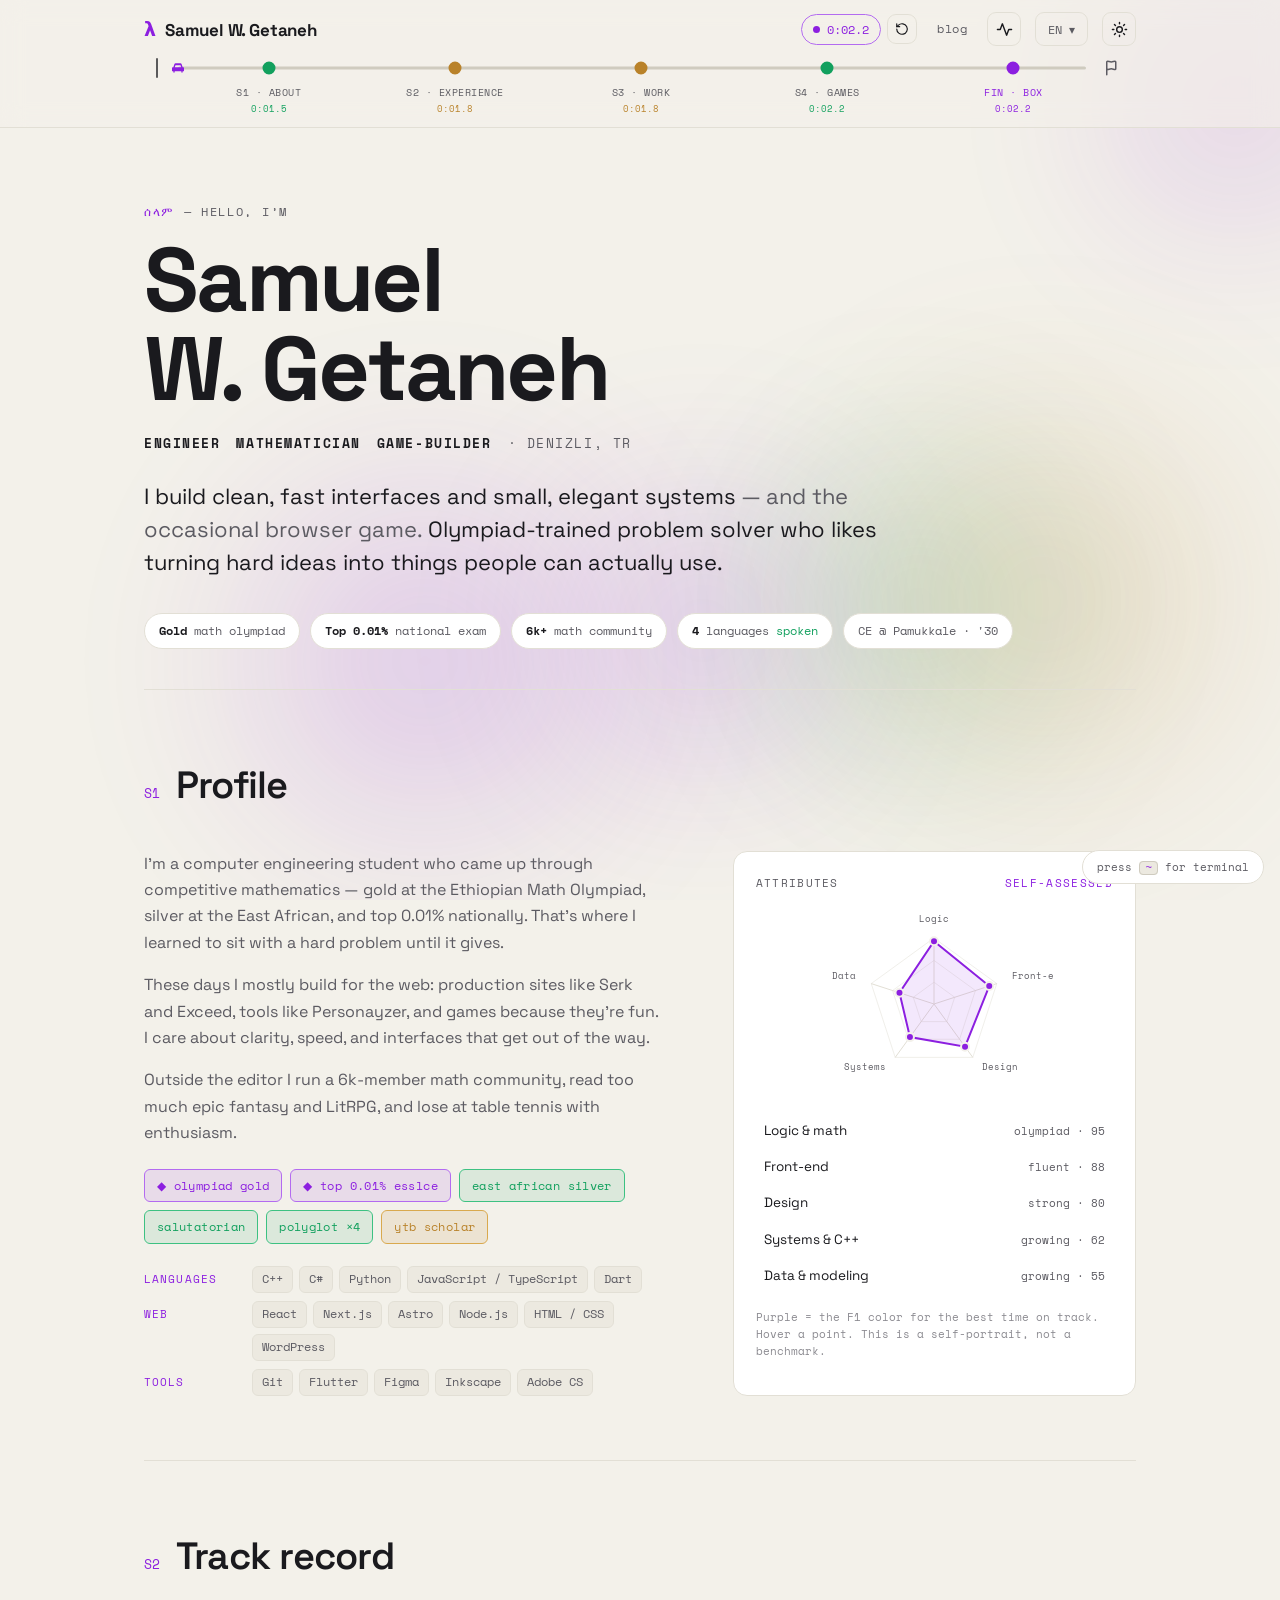
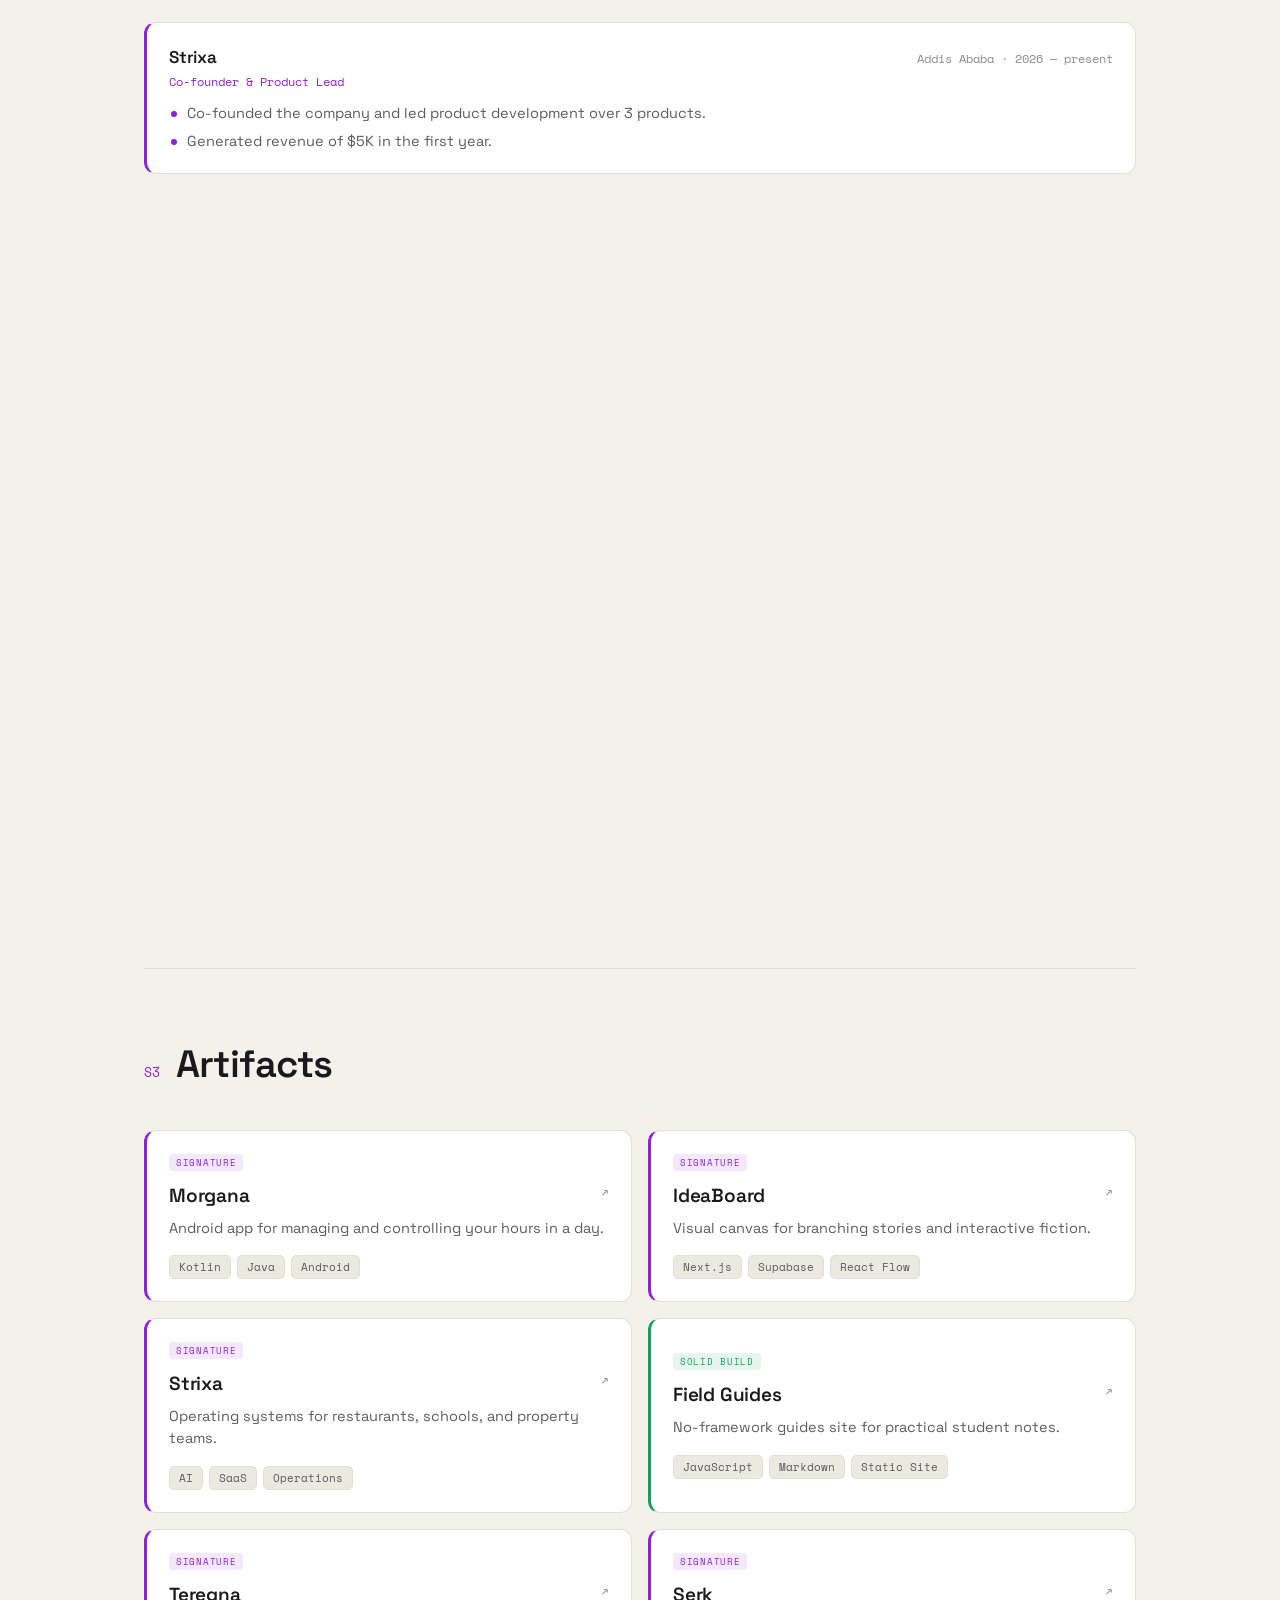
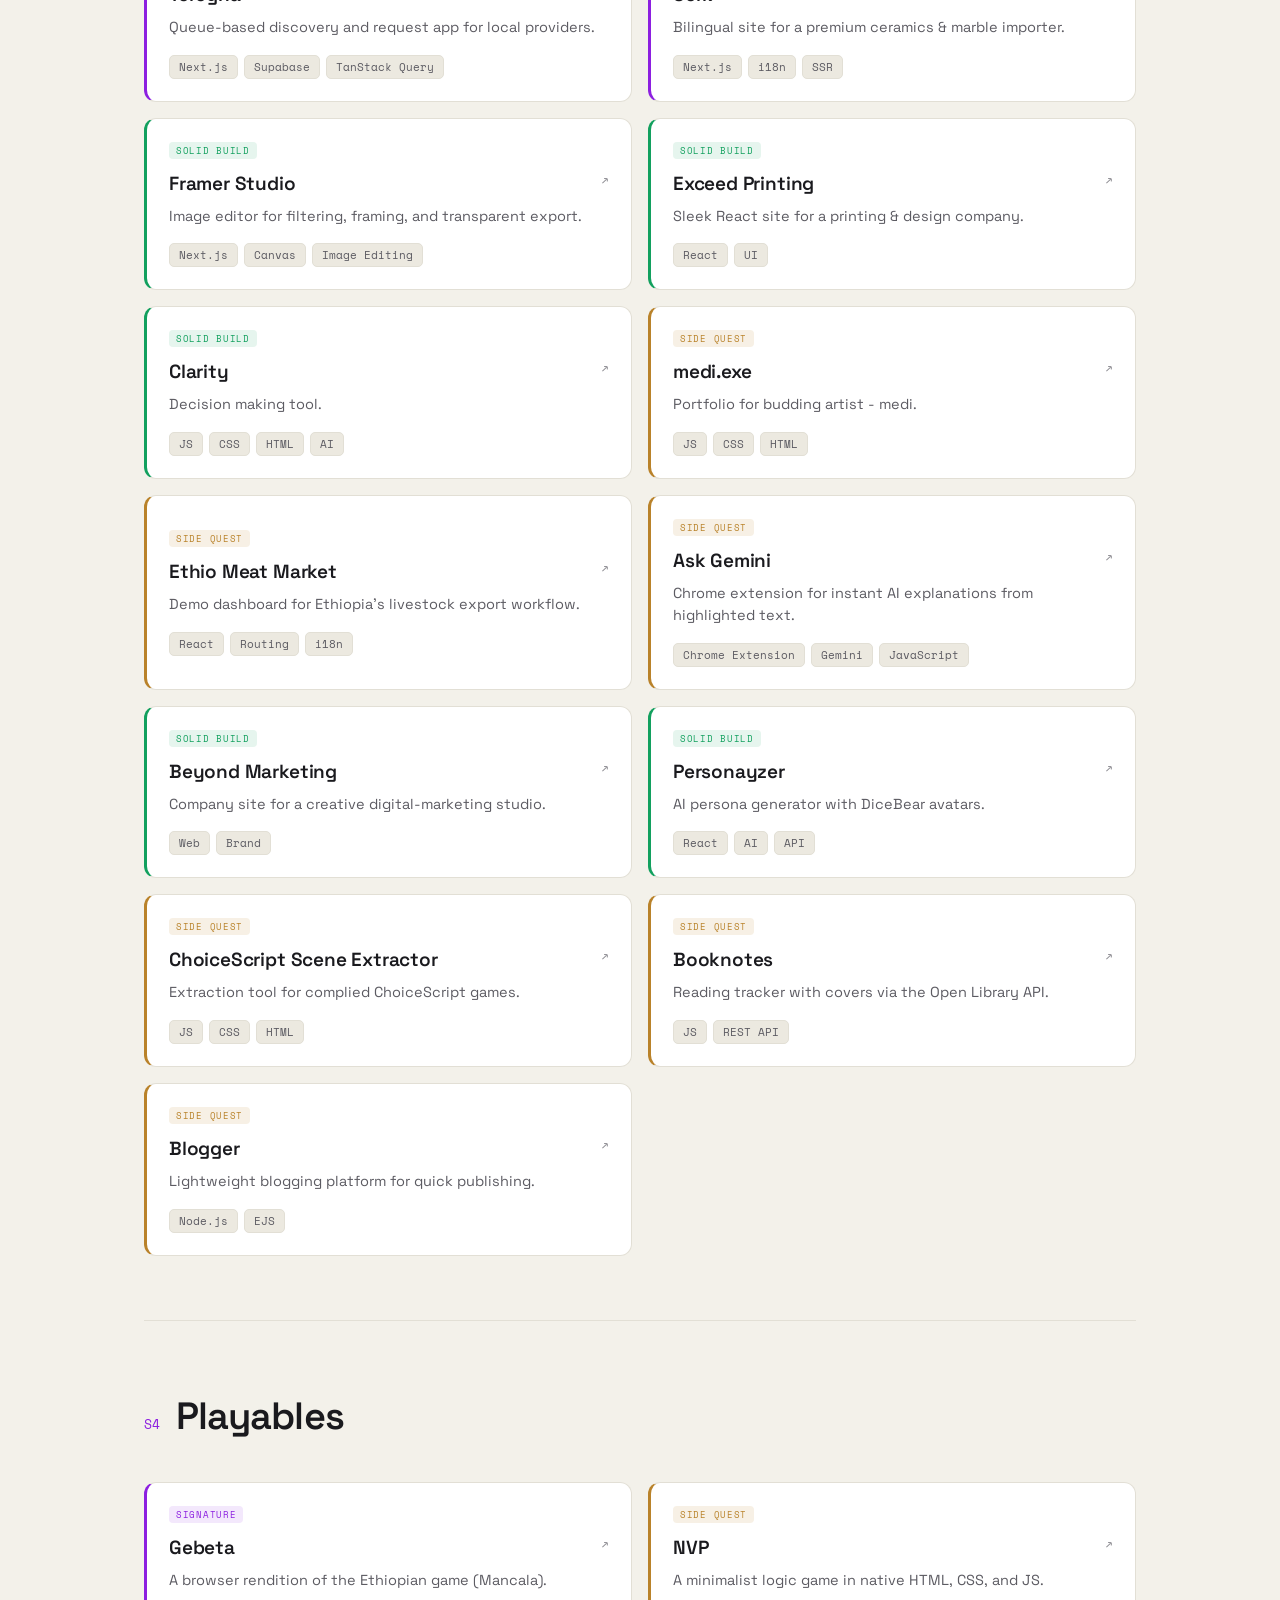
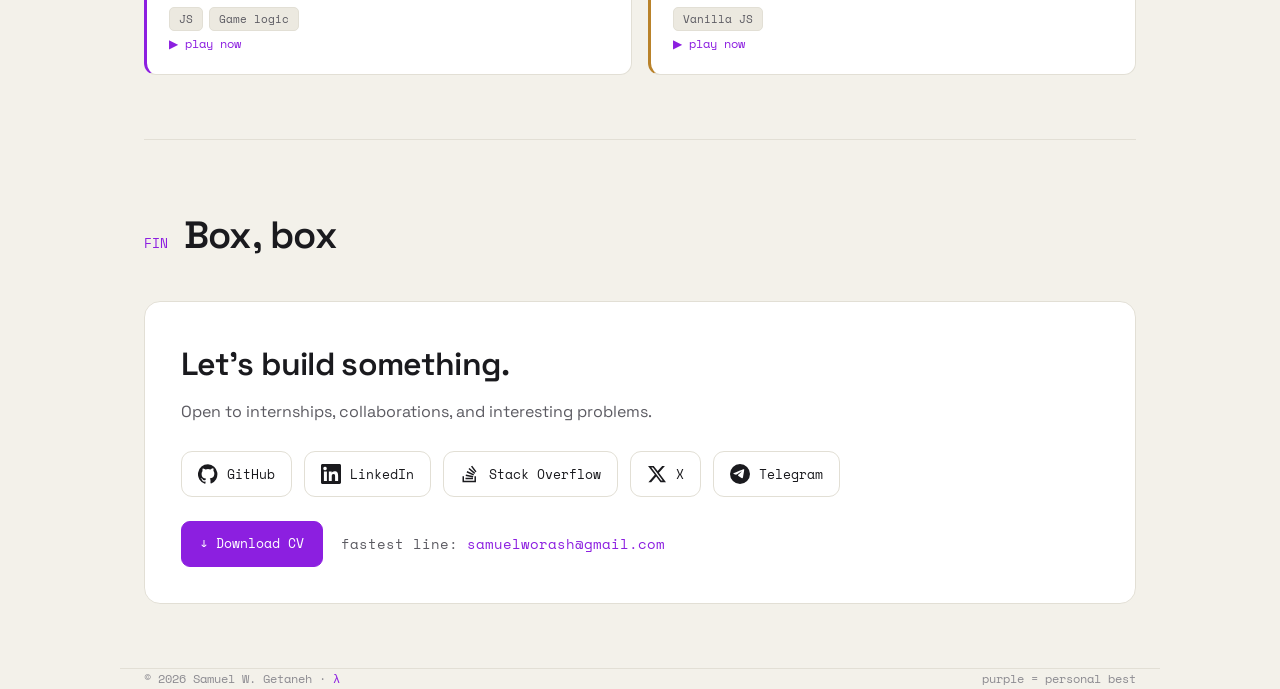
<file: index.html>
<!DOCTYPE html><html lang="en"> <head><meta charset="utf-8"><meta name="viewport" content="width=device-width, initial-scale=1"><title>Samuel W. Getaneh — engineer, mathematician, game-builder</title><meta name="description" content="Samuel W. Getaneh — computer engineer, mathematician, and game-builder. Selected work, playable games, and how to reach me."><link rel="canonical" href="https://kmab5.github.io/"><link rel="icon" href="/favicon.ico" sizes="32x32"><link rel="icon" type="image/svg+xml" id="faviconSvg" href="/favicon.svg"><link rel="apple-touch-icon" href="/apple-touch-icon.png"><link rel="manifest" href="/site.webmanifest"><meta name="theme-color" content="#0E0E11"><meta property="og:type" content="website"><meta property="og:title" content="Samuel W. Getaneh — engineer, mathematician, game-builder"><meta property="og:description" content="Samuel W. Getaneh — computer engineer, mathematician, and game-builder. Selected work, playable games, and how to reach me."><meta property="og:image" content="https://kmab5.github.io/og.png"><meta property="og:url" content="https://kmab5.github.io/"><meta name="twitter:card" content="summary_large_image"><meta name="twitter:title" content="Samuel W. Getaneh — engineer, mathematician, game-builder"><meta name="twitter:description" content="Samuel W. Getaneh — computer engineer, mathematician, and game-builder. Selected work, playable games, and how to reach me."><meta name="twitter:image" content="https://kmab5.github.io/og.png"><link rel="preconnect" href="https://fonts.googleapis.com"><link rel="preconnect" href="https://fonts.gstatic.com" crossorigin><link href="https://fonts.googleapis.com/css2?family=Space+Grotesk:wght@400;500;600;700&family=Space+Mono:wght@400;700&display=swap" rel="stylesheet"><script>
      (function () {
        var t;
        try { t = localStorage.getItem('theme'); } catch (e) {}
        if (!t) t = matchMedia('(prefers-color-scheme:light)').matches ? 'light' : 'dark';
        document.documentElement.setAttribute('data-theme', t);
        var link = document.getElementById('faviconSvg');
        if (link) link.setAttribute('href', link.getAttribute('href').replace(/favicon[^/]*\.svg$/, t === 'light' ? 'favicon-light.svg' : 'favicon.svg'));
        var tc = document.querySelector('meta[name=theme-color]');
        if (tc) tc.setAttribute('content', t === 'light' ? '#F3F1EA' : '#0E0E11');
      })();
    </script><link rel="stylesheet" href="/_astro/Base.CNnlPV1o.css"></head> <body> <div id="bg-bubbles" aria-hidden="true"></div> <header class="top home"> <div class="top-row"> <button class="mark" id="markLink" type="button" aria-label="Samuel W. Getaneh — new lap" title="new lap"> <span class="lam">λ</span> <span class="mark-name">Samuel W. Getaneh</span> </button> <span class="spacer"></span>  <div class="nav-inline"> <div class="clock-group"> <button class="clock" id="clockBtn" title="Pause / play lap" aria-label="Pause / play lap"> <span class="rd" id="rd"></span><span id="lap">0:00.0</span> </button> <button class="icon-btn sm" id="restartBtn" title="Restart lap" aria-label="Restart lap"> <svg width="14" height="14" viewBox="0 0 24 24" fill="none" stroke="currentColor" stroke-width="2" stroke-linecap="round" stroke-linejoin="round"><path d="M3 12a9 9 0 1 0 3-6.7L3 8"></path><path d="M3 3v5h5"></path></svg> </button> </div> <a class="nav-link" href="/blog/">blog</a> <button class="icon-btn track-toggle" id="trackToggle" data-action="track" aria-pressed="false" data-hide-label="Hide race track" data-show-label="Show race track" title="Hide race track" aria-label="Hide race track"> <svg id="trackToggleIcon" width="17" height="17" viewBox="0 0 24 24" fill="none" stroke="currentColor" stroke-width="2" stroke-linecap="round" stroke-linejoin="round"><path d="M2 12h4l3-8 6 16 3-8h4"></path></svg> </button> <div id="langDropdown" class="lang-dropdown"> <button id="langToggle" class="lang-btn toggle" aria-haspopup="menu" aria-expanded="false" title="Language">EN ▾</button> <ul id="langMenu" class="lang-menu" role="menu" aria-label="Language"> <li role="none"><a role="menuitem" href="/" aria-current="true">English</a></li><li role="none"><a role="menuitem" href="/am/">አማርኛ</a></li><li role="none"><a role="menuitem" href="/tr/">Türkçe</a></li> </ul> </div> <button class="icon-btn theme-btn" data-action="theme" aria-label="Toggle theme" title="Toggle theme"> <svg class="theme-icon" width="17" height="17" viewBox="0 0 24 24" fill="none" stroke="currentColor" stroke-width="2" stroke-linecap="round"></svg> </button> </div>  <div id="navMenu" class="nav-menu-dd"> <button id="navMenuBtn" class="icon-btn menu-btn" aria-haspopup="menu" aria-expanded="false" aria-label="Menu" title="Menu"> <svg width="18" height="18" viewBox="0 0 24 24" fill="none" stroke="currentColor" stroke-width="2" stroke-linecap="round"><path d="M3 6h18M3 12h18M3 18h18"></path></svg> </button> <div class="nav-menu" role="menu" aria-label="Menu"> <p class="menu-group">Sections</p> <a class="menu-row" role="menuitem" href="#about" data-target="about"> <span class="menu-sector">S1</span><span>about</span> </a><a class="menu-row" role="menuitem" href="#experience" data-target="experience"> <span class="menu-sector">S2</span><span>experience</span> </a><a class="menu-row" role="menuitem" href="#work" data-target="work"> <span class="menu-sector">S3</span><span>work</span> </a><a class="menu-row" role="menuitem" href="#games" data-target="games"> <span class="menu-sector">S4</span><span>games</span> </a><a class="menu-row" role="menuitem" href="#contact" data-target="contact"> <span class="menu-sector">fin</span><span>box</span> </a> <a class="menu-row" role="menuitem" href="/blog/"> <span class="menu-sector">·</span><span>blog</span> </a> <div class="menu-div"></div> <p class="menu-group">Language</p> <a class="menu-row" role="menuitem" href="/" aria-current="true"> <span class="menu-sector">EN</span><span>English</span> </a><a class="menu-row" role="menuitem" href="/am/"> <span class="menu-sector">AM</span><span>አማርኛ</span> </a><a class="menu-row" role="menuitem" href="/tr/"> <span class="menu-sector">TR</span><span>Türkçe</span> </a> <div class="menu-div"></div> <button class="menu-row" type="button" data-action="theme"> <span class="menu-sector">◐</span><span>Toggle theme</span> <svg class="theme-icon menu-theme-icon" width="16" height="16" viewBox="0 0 24 24" fill="none" stroke="currentColor" stroke-width="2" stroke-linecap="round"></svg> </button> </div> </div> </div> <div class="track"> <div class="track-strip"> <span class="startgate" aria-hidden="true"></span> <div class="track-rail"> <div class="track-line"><div class="track-fill" id="trackFill"></div></div> <div id="tdots" aria-hidden="true"> <span class="tdot" data-idx="0" style="left:10%"></span><span class="tdot" data-idx="1" style="left:30.5%"></span><span class="tdot" data-idx="2" style="left:51%"></span><span class="tdot" data-idx="3" style="left:71.5%"></span><span class="tdot" data-idx="4" style="left:92%"></span> </div> <span class="car" id="car" aria-hidden="true"> <svg width="16" height="16" viewBox="0 0 24 24" fill="currentColor"><path d="M5 11l1.5-4.5A2 2 0 0 1 8.4 5h7.2a2 2 0 0 1 1.9 1.5L19 11h1a1 1 0 0 1 1 1v4a1 1 0 0 1-1 1h-1v1a1 1 0 0 1-2 0v-1H7v1a1 1 0 0 1-2 0v-1H4a1 1 0 0 1-1-1v-4a1 1 0 0 1 1-1zm2.2 0h9.6l-1-3H8.2z"></path></svg> </span> </div> <button class="finishflag" id="finishFlag" title="new lap" aria-label="finish flag"> <svg width="18" height="18" viewBox="0 0 24 24" fill="none" stroke="currentColor" stroke-width="2" stroke-linecap="round" stroke-linejoin="round"><path d="M5 21V4a1 1 0 0 1 1-1c1.5 0 3 1 5 1s3.5-1 5-1a1 1 0 0 1 1 1v9a1 1 0 0 1-1 1c-1.5 0-3-1-5-1s-3.5 1-5 1"></path></svg> </button> </div> <nav class="track-labels" id="tlabels" aria-label="Sections"> <button class="tlabel" data-idx="0" data-target="about" style="left:10%"> <span class="tlab">S1 · about</span> <span class="tsplit">--:--</span> </button><button class="tlabel" data-idx="1" data-target="experience" style="left:30.5%"> <span class="tlab">S2 · experience</span> <span class="tsplit">--:--</span> </button><button class="tlabel" data-idx="2" data-target="work" style="left:51%"> <span class="tlab">S3 · work</span> <span class="tsplit">--:--</span> </button><button class="tlabel" data-idx="3" data-target="games" style="left:71.5%"> <span class="tlab">S4 · games</span> <span class="tsplit">--:--</span> </button><button class="tlabel" data-idx="4" data-target="contact" style="left:92%"> <span class="tlab">fin · box</span> <span class="tsplit">--:--</span> </button> </nav> </div>  <nav class="subnav" aria-label="Sections"> <a class="subnav-link" href="#about" data-target="about">about</a><a class="subnav-link" href="#experience" data-target="experience">experience</a><a class="subnav-link" href="#work" data-target="work">work</a><a class="subnav-link" href="#games" data-target="games">games</a><a class="subnav-link" href="#contact" data-target="contact">box</a> </nav> </header> <script>
  (function () {
    function wire(ddId, btnId) {
      var dd = document.getElementById(ddId), btn = document.getElementById(btnId);
      if (!dd || !btn) return;
      btn.addEventListener('click', function (e) {
        e.stopPropagation();
        var open = dd.classList.toggle('open');
        btn.setAttribute('aria-expanded', open ? 'true' : 'false');
      });
      document.addEventListener('click', function (e) {
        if (!dd.contains(e.target)) { dd.classList.remove('open'); btn.setAttribute('aria-expanded', 'false'); }
      });
      document.addEventListener('keydown', function (e) {
        if (e.key === 'Escape') { dd.classList.remove('open'); btn.setAttribute('aria-expanded', 'false'); }
      });
    }
    wire('langDropdown', 'langToggle');
    wire('navMenu', 'navMenuBtn');
  })();
</script> <main class="wrap"> <section id="start" class="hero" style="border-top:0"> <div class="greet rv"><span class="eyebrow"><span class="am">ሰላም</span> — hello, i’m</span></div> <h1 class="name rv">Samuel<br>W. Getaneh</h1> <div class="role rv"> <span><b>Engineer</b></span><span><b>Mathematician</b></span><span><b>Game-builder</b></span> <span>· Denizli, TR</span> </div> <p class="lede rv">I build clean, fast interfaces and small, elegant systems<span class="q"> — and the occasional browser game.</span> Olympiad-trained problem solver who likes turning hard ideas into things people can actually use.</p> <div class="timing rv"> <span class="chip"> <b>Gold</b> math olympiad  </span><span class="chip"> <b>Top 0.01%</b> national exam  </span><span class="chip"> <b>6k+</b> math community  </span><span class="chip"> <b>4</b> languages <span class="u">spoken</span> </span><span class="chip mono"> CE @ Pamukkale · &#39;30 </span> </div> </section><section id="about"> <div class="s-head rv"><span class="idx">S1</span><h2>Profile</h2></div> <div class="about-grid"> <div class="bio rv"> <p>I’m a computer engineering student who came up through competitive mathematics — gold at the Ethiopian Math Olympiad, silver at the East African, and top 0.01% nationally. That’s where I learned to sit with a hard problem until it gives.</p> <p>These days I mostly build for the web: production sites like Serk and Exceed, tools like Personayzer, and games because they’re fun. I care about clarity, speed, and interfaces that get out of the way.</p> <p>Outside the editor I run a 6k-member math community, read too much epic fantasy and LitRPG, and lose at table tennis with enthusiasm.</p> <div class="titles"> <span class="pill best">◆ olympiad gold</span><span class="pill best">◆ top 0.01% esslce</span><span class="pill good">east african silver</span><span class="pill good">salutatorian</span><span class="pill good">polyglot ×4</span><span class="pill side">ytb scholar</span> </div> <dl class="toolkit"> <div class="toolkit-row"> <dt>Languages</dt> <dd><span class="skill">C++</span><span class="skill">C#</span><span class="skill">Python</span><span class="skill">JavaScript / TypeScript</span><span class="skill">Dart</span></dd> </div><div class="toolkit-row"> <dt>Web</dt> <dd><span class="skill">React</span><span class="skill">Next.js</span><span class="skill">Astro</span><span class="skill">Node.js</span><span class="skill">HTML / CSS</span><span class="skill">WordPress</span></dd> </div><div class="toolkit-row"> <dt>Tools</dt> <dd><span class="skill">Git</span><span class="skill">Flutter</span><span class="skill">Figma</span><span class="skill">Inkscape</span><span class="skill">Adobe CS</span></dd> </div> </dl> </div> <aside class="panel rv" aria-label="attributes"> <div class="panel-h"><span>attributes</span><span class="pb">self-assessed</span></div> <div class="radar-wrap"> <svg id="radar" viewBox="0 0 240 200" width="240" height="200" role="img" aria-label="Attribute radar chart"> <polygon class="radar-grid" points="120,78.22 140.71401092490845,93.26960986251365 132.80196279493006,117.62039013748635 107.19803720506994,117.62039013748635 99.28598907509155,93.26960986251365"></polygon><polygon class="radar-grid" points="120,56.44 161.4280218498169,86.5392197250273 145.60392558986013,135.2407802749727 94.39607441013987,135.2407802749727 78.5719781501831,86.5392197250273"></polygon><polygon class="radar-grid" points="120,34 182.76973007548014,79.60487837125348 158.79382665130322,153.39512162874652 81.20617334869678,153.39512162874652 57.23026992451986,79.60487837125348"></polygon> <line class="radar-axis" x1="120" y1="100" x2="120" y2="34"></line><line class="radar-axis" x1="120" y1="100" x2="182.76973007548014" y2="79.60487837125348"></line><line class="radar-axis" x1="120" y1="100" x2="158.79382665130322" y2="153.39512162874652"></line><line class="radar-axis" x1="120" y1="100" x2="81.20617334869678" y2="153.39512162874652"></line><line class="radar-axis" x1="120" y1="100" x2="57.23026992451986" y2="79.60487837125348"></line> <polygon class="radar-poly" id="rpoly" points="120,37.3 175.23736246642252,82.05229296670305 151.03506132104258,142.7160973029972 95.947827476192,133.10497540982286 85.47664845848593,88.78268310418942"></polygon> <circle class="radar-vtx" data-i="0" cx="120" cy="37.3" r="4"></circle><circle class="radar-vtx" data-i="1" cx="175.23736246642252" cy="82.05229296670305" r="4"></circle><circle class="radar-vtx" data-i="2" cx="151.03506132104258" cy="142.7160973029972" r="4"></circle><circle class="radar-vtx" data-i="3" cx="95.947827476192" cy="133.10497540982286" r="4"></circle><circle class="radar-vtx" data-i="4" cx="85.47664845848593" cy="88.78268310418942" r="4"></circle> <text class="radar-lbl" data-i="0" x="120" y="18" text-anchor="middle">Logic</text><text class="radar-lbl" data-i="1" x="197.9866343362026" y="74.66060646125432" text-anchor="start">Front-end</text><text class="radar-lbl" data-i="2" x="168.1983906879828" y="166.3393935387457" text-anchor="start">Design</text><text class="radar-lbl" data-i="3" x="71.8016093120172" y="166.3393935387457" text-anchor="end">Systems</text><text class="radar-lbl" data-i="4" x="42.0133656637974" y="74.66060646125432" text-anchor="end">Data</text> </svg> </div> <div class="attr-list" id="attr-list"> <div class="attr-item" data-i="0"><span>Logic &amp; math</span><span class="lv">olympiad · 95</span></div><div class="attr-item" data-i="1"><span>Front-end</span><span class="lv">fluent · 88</span></div><div class="attr-item" data-i="2"><span>Design</span><span class="lv">strong · 80</span></div><div class="attr-item" data-i="3"><span>Systems &amp; C++</span><span class="lv">growing · 62</span></div><div class="attr-item" data-i="4"><span>Data &amp; modeling</span><span class="lv">growing · 55</span></div> </div> <p class="note">Purple = the F1 color for the best time on track. Hover a point. This is a self-portrait, not a benchmark.</p> </aside> </div> </section><section id="experience"> <div class="s-head rv"><span class="idx">S2</span><h2>Track record</h2></div> <div class="xp-list"> <article class="xp-item rv best"> <div class="xp-head"> <div class="xp-title"><span class="xp-org">Strixa</span><span class="xp-role">Co-founder &amp; Product Lead</span></div> <div class="xp-meta">Addis Ababa · 2026 — present</div> </div> <ul class="xp-points"> <li>Co-founded the company and led product development over 3 products.</li><li>Generated revenue of $5K in the first year.</li> </ul> </article><article class="xp-item rv best"> <div class="xp-head"> <div class="xp-title"><span class="xp-org">Ethioware EdTech Initiative</span><span class="xp-role">Brand Lead</span></div> <div class="xp-meta">Addis Ababa (Remote) · 2024 — present</div> </div> <ul class="xp-points"> <li>Rebuilt the brand end to end — brand kit, a new website, and social — lifting site traffic 180% to 14K.</li><li>Drove a 1200% rise in total visits to ~46K, and earned a board appointment for the work.</li> </ul> </article><article class="xp-item rv good"> <div class="xp-head"> <div class="xp-title"><span class="xp-org">beU Delivery</span><span class="xp-role">Social Media Manager</span></div> <div class="xp-meta">Addis Ababa · 2024</div> </div> <ul class="xp-points"> <li>Ran monthly market analysis and content strategy; grew followers by 12.4K at ~270% average growth.</li><li>Lifted orders 90% over six months through targeted campaigns; named Employee of the Month.</li> </ul> </article><article class="xp-item rv good"> <div class="xp-head"> <div class="xp-title"><span class="xp-org">Lideta Catholic Cathedral School</span><span class="xp-role">Web Designer &amp; Counselor Intern</span></div> <div class="xp-meta">Addis Ababa · 2023</div> </div> <ul class="xp-points"> <li>Designed and built the school’s first website and profile, serving 6K+ students, families, and partners.</li><li>Mentored 50+ students through college applications, contributing to 10+ top-tier acceptances.</li> </ul> </article> </div> <div class="lead-block rv"> <h3 class="lead-h">Leadership &amp; community</h3> <ul class="lead-list"> <li class="lead-item"> <span class="lead-org">Mathology</span> — Co-founder &amp; tutor. Run a 6k+ member online math community. <span class="lead-period">2023 — present</span> </li><li class="lead-item"> <span class="lead-org">Rotaract Club of Atrons</span> — Interact Director. Oversee 5 Interact clubs, 610+ members. <span class="lead-period">2024 — present</span> </li><li class="lead-item"> <span class="lead-org">UN Economic Commission for Africa</span> — Volunteer Coordinator. Led a team of 14 volunteers. <span class="lead-period">2024</span> </li><li class="lead-item"> <span class="lead-org">MY ETHIOPIA</span> — Chief Finance Officer. Secured ~$1K in sustainable revenue; managed budgets. <span class="lead-period">2023 — 2024</span> </li> </ul> </div> </section><section id="work"> <div class="s-head rv"><span class="idx">S3</span><h2>Artifacts</h2></div> <div class="grid"> <button class="card best rv" data-name="Morgana" data-tier="best" data-tierlabel="signature" data-role="Full build" data-year="2026" data-long="An Android native productivity application used for tracking how you spend your hours in the day." data-tags="Kotlin,Java,Android" data-live data-repo="https://github.com/kmab5/morgana" data-playable> <span class="tier-tag best">signature</span> <div class="ctop"><h3>Morgana</h3><span class="arrow">↗</span></div> <p>Android app for managing and controlling your hours in a day.</p> <div class="stack"><span class="tag">Kotlin</span><span class="tag">Java</span><span class="tag">Android</span></div>  </button><button class="card best rv" data-name="IdeaBoard" data-tier="best" data-tierlabel="signature" data-role="Full build" data-year="2026" data-long="Infinite canvas for story notes, choices, variables, sketches, and connections so branching narratives stay visible instead of trapped in your head." data-tags="Next.js,Supabase,React Flow" data-live="https://ideaboard-cs.vercel.app" data-repo="https://github.com/kmab5/ideaboard" data-playable> <span class="tier-tag best">signature</span> <div class="ctop"><h3>IdeaBoard</h3><span class="arrow">↗</span></div> <p>Visual canvas for branching stories and interactive fiction.</p> <div class="stack"><span class="tag">Next.js</span><span class="tag">Supabase</span><span class="tag">React Flow</span></div>  </button><button class="card best rv" data-name="Strixa" data-tier="best" data-tierlabel="signature" data-role="Design + build" data-year="2026" data-long="Domain-specific operating systems for businesses that never fully close, with one record per domain and an AI layer that answers only from their own data." data-tags="AI,SaaS,Operations" data-live="https://strixa.org" data-repo data-playable> <span class="tier-tag best">signature</span> <div class="ctop"><h3>Strixa</h3><span class="arrow">↗</span></div> <p>Operating systems for restaurants, schools, and property teams.</p> <div class="stack"><span class="tag">AI</span><span class="tag">SaaS</span><span class="tag">Operations</span></div>  </button><button class="card good rv" data-name="Field Guides" data-tier="good" data-tierlabel="solid build" data-role="Full build" data-year="2026" data-long="Static client-rendered guide site for publishing informal and formal Markdown guides, including the yatay geçiş field guide and ChoiceScript reference." data-tags="JavaScript,Markdown,Static Site" data-live="https://kmab5.github.io/field-guides" data-repo="https://github.com/kmab5/field-guides" data-playable> <span class="tier-tag good">solid build</span> <div class="ctop"><h3>Field Guides</h3><span class="arrow">↗</span></div> <p>No-framework guides site for practical student notes.</p> <div class="stack"><span class="tag">JavaScript</span><span class="tag">Markdown</span><span class="tag">Static Site</span></div>  </button><button class="card best rv" data-name="Teregna" data-tier="best" data-tierlabel="signature" data-role="Full build" data-year="2026" data-long="Receiver app and provider portal for finding businesses, sending requests, and tracking queue position in real time, with a separate backend contract and docs repo." data-tags="Next.js,Supabase,TanStack Query" data-live="https://teregna-web.vercel.app" data-repo="https://github.com/kmab5/teregna-web" data-playable> <span class="tier-tag best">signature</span> <div class="ctop"><h3>Teregna</h3><span class="arrow">↗</span></div> <p>Queue-based discovery and request app for local providers.</p> <div class="stack"><span class="tag">Next.js</span><span class="tag">Supabase</span><span class="tag">TanStack Query</span></div>  </button><button class="card best rv" data-name="Serk" data-tier="best" data-tierlabel="signature" data-role="Design + build" data-year="2026" data-long="A production Next.js site with English/Amharic localization, server-side rendering, and a catalog-request flow. Built end to end — brand, UI, and front-end." data-tags="Next.js,i18n,SSR" data-live="https://serk.com.et" data-repo data-playable> <span class="tier-tag best">signature</span> <div class="ctop"><h3>Serk</h3><span class="arrow">↗</span></div> <p>Bilingual site for a premium ceramics &amp; marble importer.</p> <div class="stack"><span class="tag">Next.js</span><span class="tag">i18n</span><span class="tag">SSR</span></div>  </button><button class="card good rv" data-name="Framer Studio" data-tier="good" data-tierlabel="solid build" data-role="Full build" data-year="2025" data-long="Upload an image, adjust filters and framing, then export a transparent PNG that matches the live preview exactly." data-tags="Next.js,Canvas,Image Editing" data-live="https://framer-studio.vercel.app" data-repo="https://github.com/kmab5/framer-studio" data-playable> <span class="tier-tag good">solid build</span> <div class="ctop"><h3>Framer Studio</h3><span class="arrow">↗</span></div> <p>Image editor for filtering, framing, and transparent export.</p> <div class="stack"><span class="tag">Next.js</span><span class="tag">Canvas</span><span class="tag">Image Editing</span></div>  </button><button class="card good rv" data-name="Exceed Printing" data-tier="good" data-tierlabel="solid build" data-role="Front-end" data-year="2025" data-long="A modern, responsive marketing site with a clean component system and smooth interactions." data-tags="React,UI" data-live="https://exceed-chi.vercel.app/" data-repo data-playable> <span class="tier-tag good">solid build</span> <div class="ctop"><h3>Exceed Printing</h3><span class="arrow">↗</span></div> <p>Sleek React site for a printing &amp; design company.</p> <div class="stack"><span class="tag">React</span><span class="tag">UI</span></div>  </button><button class="card good rv" data-name="Clarity" data-tier="good" data-tierlabel="solid build" data-role="Full build" data-year="2025" data-long="Ask a simple question that has been troubling you and using AI generated penetrating questions, helps you reach decision in one minute." data-tags="JS,CSS,HTML,AI" data-live="https://clarity-psi-three.vercel.app/" data-repo data-playable> <span class="tier-tag good">solid build</span> <div class="ctop"><h3>Clarity</h3><span class="arrow">↗</span></div> <p>Decision making tool.</p> <div class="stack"><span class="tag">JS</span><span class="tag">CSS</span><span class="tag">HTML</span><span class="tag">AI</span></div>  </button><button class="card side rv" data-name="medi.exe" data-tier="side" data-tierlabel="side quest" data-role="Full build" data-year="2025" data-long="Designed and implemented artist portfolio website for a budding artist. Check her out!" data-tags="JS,CSS,HTML" data-live="https://medi-exe.vercel.app/" data-repo data-playable> <span class="tier-tag side">side quest</span> <div class="ctop"><h3>medi.exe</h3><span class="arrow">↗</span></div> <p>Portfolio for budding artist - medi.</p> <div class="stack"><span class="tag">JS</span><span class="tag">CSS</span><span class="tag">HTML</span></div>  </button><button class="card side rv" data-name="Ethio Meat Market" data-tier="side" data-tierlabel="side quest" data-role="Front-end" data-year="2025" data-long="A React dashboard prototype for suppliers, exporters, abattoirs, airlines, and regulators, with multilingual UI, sample analytics, and role-based screens." data-tags="React,Routing,i18n" data-live="https://kmab5.github.io/ethio-meat-market" data-repo="https://github.com/kmab5/ethio-meat-market" data-playable> <span class="tier-tag side">side quest</span> <div class="ctop"><h3>Ethio Meat Market</h3><span class="arrow">↗</span></div> <p>Demo dashboard for Ethiopia&#39;s livestock export workflow.</p> <div class="stack"><span class="tag">React</span><span class="tag">Routing</span><span class="tag">i18n</span></div>  </button><button class="card side rv" data-name="Ask Gemini" data-tier="side" data-tierlabel="side quest" data-role="Full build" data-year="2026" data-long="A privacy-conscious Chrome extension that shows a floating button over selected text, lets you choose a Gemini model, and returns short direct answers." data-tags="Chrome Extension,Gemini,JavaScript" data-live="https://kmab5.github.io/ask-gemini" data-repo="https://github.com/kmab5/ask-gemini" data-playable> <span class="tier-tag side">side quest</span> <div class="ctop"><h3>Ask Gemini</h3><span class="arrow">↗</span></div> <p>Chrome extension for instant AI explanations from highlighted text.</p> <div class="stack"><span class="tag">Chrome Extension</span><span class="tag">Gemini</span><span class="tag">JavaScript</span></div>  </button><button class="card good rv" data-name="Beyond Marketing" data-tier="good" data-tierlabel="solid build" data-role="Design + build" data-year="2024" data-long="Brand-forward marketing site with strong visual identity and clear service storytelling." data-tags="Web,Brand" data-live="https://kmab5.github.io/beyond/" data-repo data-playable> <span class="tier-tag good">solid build</span> <div class="ctop"><h3>Beyond Marketing</h3><span class="arrow">↗</span></div> <p>Company site for a creative digital-marketing studio.</p> <div class="stack"><span class="tag">Web</span><span class="tag">Brand</span></div>  </button><button class="card good rv" data-name="Personayzer" data-tier="good" data-tierlabel="solid build" data-role="Full build" data-year="2024" data-long="Generates creative personas with matching avatars for identity building. A small, fun tool exploring generative UX." data-tags="React,AI,API" data-live="https://peronayzer.onrender.com/" data-repo data-playable> <span class="tier-tag good">solid build</span> <div class="ctop"><h3>Personayzer</h3><span class="arrow">↗</span></div> <p>AI persona generator with DiceBear avatars.</p> <div class="stack"><span class="tag">React</span><span class="tag">AI</span><span class="tag">API</span></div>  </button><button class="card side rv" data-name="ChoiceScript Scene Extractor" data-tier="side" data-tierlabel="side quest" data-role="Full build" data-year="2024" data-long="Uploads and extracts all the scene files inside a compiled index.html file of a compiled ChoiceScript game, downloads all of them in zip format." data-tags="JS,CSS,HTML" data-live="https://kmab5.github.io/choicescript-scene-extractor/" data-repo data-playable> <span class="tier-tag side">side quest</span> <div class="ctop"><h3>ChoiceScript Scene Extractor</h3><span class="arrow">↗</span></div> <p>Extraction tool for complied ChoiceScript games.</p> <div class="stack"><span class="tag">JS</span><span class="tag">CSS</span><span class="tag">HTML</span></div>  </button><button class="card side rv" data-name="Booknotes" data-tier="side" data-tierlabel="side quest" data-role="Full build" data-year="2024" data-long="A personal library and reading-notes tracker that pulls book covers and metadata from the Open Library API." data-tags="JS,REST API" data-live data-repo="https://github.com/kmab5/booknotes.ang" data-playable> <span class="tier-tag side">side quest</span> <div class="ctop"><h3>Booknotes</h3><span class="arrow">↗</span></div> <p>Reading tracker with covers via the Open Library API.</p> <div class="stack"><span class="tag">JS</span><span class="tag">REST API</span></div>  </button><button class="card side rv" data-name="Blogger" data-tier="side" data-tierlabel="side quest" data-role="Full build" data-year="2024" data-long="A minimal blogging platform built with Node.js and EJS templating for fast content publishing." data-tags="Node.js,EJS" data-live data-repo="https://github.com/kmab5/blogger.ang" data-playable> <span class="tier-tag side">side quest</span> <div class="ctop"><h3>Blogger</h3><span class="arrow">↗</span></div> <p>Lightweight blogging platform for quick publishing.</p> <div class="stack"><span class="tag">Node.js</span><span class="tag">EJS</span></div>  </button> </div> </section><section id="games"> <div class="s-head rv"><span class="idx">S4</span><h2>Playables</h2></div> <div class="grid"> <button class="card best rv" data-name="Gebeta" data-tier="best" data-tierlabel="signature" data-role="Full build" data-year="2024" data-long="A faithful, playable version of the traditional Ethiopian board game — rules engine, turn logic, and a clean interactive board, all in the browser." data-tags="JS,Game logic" data-live="https://gebeta-kmab.vercel.app/" data-repo data-playable="1"> <span class="tier-tag best">signature</span> <div class="ctop"><h3>Gebeta</h3><span class="arrow">↗</span></div> <p>A browser rendition of the Ethiopian game (Mancala).</p> <div class="stack"><span class="tag">JS</span><span class="tag">Game logic</span></div> <span class="play">▶ play now</span> </button><button class="card side rv" data-name="NVP" data-tier="side" data-tierlabel="side quest" data-role="Full build" data-year="2023" data-long="A small, snappy logic puzzle built with zero dependencies — a study in doing more with vanilla web tech." data-tags="Vanilla JS" data-live="https://nvp-kmab.vercel.app/" data-repo="https://github.com/kmab5/nvp" data-playable="1"> <span class="tier-tag side">side quest</span> <div class="ctop"><h3>NVP</h3><span class="arrow">↗</span></div> <p>A minimalist logic game in native HTML, CSS, and JS.</p> <div class="stack"><span class="tag">Vanilla JS</span></div> <span class="play">▶ play now</span> </button> </div> </section><section id="contact"> <div class="s-head rv"><span class="idx">FIN</span><h2>Box, box</h2></div> <div class="box rv"> <div class="lead">Let’s build something.</div> <p class="sub">Open to internships, collaborations, and interesting problems.</p> <div class="socials"> <a class="soc" href="https://github.com/kmab5" target="_blank" rel="noopener" aria-label="GitHub"> <svg viewBox="0 0 24 24"><path d="M12 .3a12 12 0 0 0-3.8 23.4c.6.1.8-.3.8-.6v-2c-3.3.7-4-1.6-4-1.6-.6-1.4-1.3-1.8-1.3-1.8-1.1-.7 0-.7 0-.7 1.2 0 1.8 1.2 1.8 1.2 1.1 1.8 2.8 1.3 3.5 1 .1-.8.4-1.3.8-1.6-2.7-.3-5.5-1.3-5.5-5.9 0-1.3.5-2.4 1.2-3.2 0-.3-.5-1.5.2-3.2 0 0 1-.3 3.3 1.2a11.5 11.5 0 0 1 6 0C17.3 4.7 18.3 5 18.3 5c.7 1.7.2 2.9.1 3.2.8.8 1.2 1.9 1.2 3.2 0 4.6-2.8 5.6-5.5 5.9.5.3.9 1 .9 2.2v3.3c0 .3.2.7.8.6A12 12 0 0 0 12 .3"/></svg> <span class="soc-name">GitHub</span> </a><a class="soc" href="https://linkedin.com/in/samuel-worash-getaneh" target="_blank" rel="noopener" aria-label="LinkedIn"> <svg viewBox="0 0 24 24"><path d="M20.4 20.5h-3.5v-5.6c0-1.3 0-3-1.9-3s-2.1 1.4-2.1 2.9v5.7H9.4V9h3.4v1.6h.05c.5-.9 1.6-1.9 3.4-1.9 3.6 0 4.3 2.4 4.3 5.5v6.3zM5.3 7.4a2.1 2.1 0 1 1 0-4.1 2.1 2.1 0 0 1 0 4.1zM7.1 20.5H3.5V9h3.6v11.5zM22.2 0H1.8C.8 0 0 .8 0 1.7v20.5C0 23.2.8 24 1.8 24h20.4c1 0 1.8-.8 1.8-1.7V1.7C24 .8 23.2 0 22.2 0z"/></svg> <span class="soc-name">LinkedIn</span> </a><a class="soc" href="https://stackoverflow.com/users/23514684/kmab" target="_blank" rel="noopener" aria-label="Stack Overflow"> <svg viewBox="0 0 24 24"><path d="M17.36 20.2v-5.38h1.79V22H3v-7.18h1.79v5.38zM6.77 14.32l.37-1.75 8.79 1.85-.37 1.75zm1.16-4.2l.76-1.61 8.14 3.79-.76 1.62zm2.26-3.99l1.15-1.38 6.9 5.76-1.15 1.37zM14.64 2l5.18 6.98-1.44 1.06L13.2 3.06zM6.59 18.41v-1.79h8.98v1.79z"/></svg> <span class="soc-name">Stack Overflow</span> </a><a class="soc" href="https://twitter.com/kmab_5" target="_blank" rel="noopener" aria-label="X"> <svg viewBox="0 0 24 24"><path d="M18.2 2.25h3.3l-7.2 8.26 8.5 11.24H16.2l-5.2-6.82L4.99 21.75H1.68l7.73-8.84L1.25 2.25H8.1l4.7 6.23zM17 19.77h1.83L7.08 4.13H5.12z"/></svg> <span class="soc-name">X</span> </a><a class="soc" href="https://t.me/kmab_5" target="_blank" rel="noopener" aria-label="Telegram"> <svg viewBox="0 0 24 24"><path d="M12 0A12 12 0 1 0 12 24 12 12 0 0 0 12 0zm5 7.2c-.2 1.9-1 6.5-1.4 8.6-.2.9-.5 1.2-.8 1.2-.7.1-1.2-.4-1.9-.9l-2.7-1.8c-1.2-.8-.4-1.2.3-1.9.2-.2 3.2-3 3.3-3.2 0-.1 0-.2-.1-.2-.1-.1-.2 0-.2 0l-5 3.3c-.5.3-.9.5-1.3.5-.4 0-1.3-.2-1.9-.5-.7-.2-1.3-.4-1.3-.8 0-.2.3-.4.9-.7 3.5-1.5 5.8-2.5 7-3 3.3-1.4 4-1.6 4.5-1.6.1 0 .3 0 .5.1.1.1.1.2.2.5z"/></svg> <span class="soc-name">Telegram</span> </a> </div> <div class="cta-row"> <a class="btn primary" href="/samuel-getaneh-cv.pdf" target="_blank" rel="noopener">↓ Download CV</a> <span class="em">fastest line: <a href="mailto:samuelworash@gmail.com">samuelworash@gmail.com</a></span> </div> </div> </section> </main> <footer class="wrap"> <span>© 2026 Samuel W. Getaneh · <span class="lam" id="footLam" style="cursor:pointer" title="click me">λ</span></span> <span>purple = personal best</span> </footer> <div class="modal" id="modal" role="dialog" aria-modal="true" aria-labelledby="m-title"> <div class="mcard" id="mcard"> <div class="mtop"><h3 id="m-title"></h3><button class="mclose" id="mClose" aria-label="Close">✕</button></div> <div class="mmeta" id="m-meta"></div> <p class="long" id="m-long"></p> <div class="stack" id="m-stack"></div> <div class="mactions" id="m-actions"></div> </div> </div> <button class="term-hint" id="termHint" aria-label="Open terminal">press <kbd>~</kbd> for terminal</button> <div class="term-overlay" id="termOverlay" role="dialog" aria-label="Terminal" aria-modal="true"> <div class="term"> <div class="term-bar"> <span class="dot" style="background:#ff5f56"></span><span class="dot" style="background:#ffbd2e"></span><span class="dot" style="background:#27c93f"></span> <span style="margin-left:8px">samuel@portfolio — type <b style="color:var(--best)">help</b> · esc to close</span> </div> <div class="term-body" id="termBody"></div> <div class="term-in"><span class="p">$</span><input id="termInput" autocomplete="off" spellcheck="false" aria-label="Terminal input"></div> </div> </div> <script type="application/json" id="site-data">{"locale":"en","facts":["I once solved a competition geometry problem three different ways just to be sure.","Amharic is my first language; I also get by in Turkish and Arabic.","I run a 6,000-member online math community.","Gebeta is one of the oldest known board games — I rebuilt it for the browser.","I read far more LitRPG than is strictly reasonable.","The λ is here because a clean abstraction is the most satisfying thing in code."],"commands":{"coffee":"brewing… this whole portfolio runs on it.","ethiopia":"ሰላም — proudly from Addis Ababa.","motto":"make hard things usable."},"email":"samuelworash@gmail.com","ui":{"play":"play now","visit":"visit live","source":"view source"},"work":[{"name":"Ask Gemini","live":"https://kmab5.github.io/ask-gemini","repo":"https://github.com/kmab5/ask-gemini"},{"name":"Beyond Marketing","live":"https://kmab5.github.io/beyond/","repo":""},{"name":"Blogger","live":"","repo":"https://github.com/kmab5/blogger.ang"},{"name":"Booknotes","live":"","repo":"https://github.com/kmab5/booknotes.ang"},{"name":"Clarity","live":"https://clarity-psi-three.vercel.app/","repo":""},{"name":"ChoiceScript Scene Extractor","live":"https://kmab5.github.io/choicescript-scene-extractor/","repo":""},{"name":"Ethio Meat Market","live":"https://kmab5.github.io/ethio-meat-market","repo":"https://github.com/kmab5/ethio-meat-market"},{"name":"Exceed Printing","live":"https://exceed-chi.vercel.app/","repo":""},{"name":"Field Guides","live":"https://kmab5.github.io/field-guides","repo":"https://github.com/kmab5/field-guides"},{"name":"Framer Studio","live":"https://framer-studio.vercel.app","repo":"https://github.com/kmab5/framer-studio"},{"name":"IdeaBoard","live":"https://ideaboard-cs.vercel.app","repo":"https://github.com/kmab5/ideaboard"},{"name":"medi.exe","live":"https://medi-exe.vercel.app/","repo":""},{"name":"Morgana","live":"","repo":"https://github.com/kmab5/morgana"},{"name":"Personayzer","live":"https://peronayzer.onrender.com/","repo":""},{"name":"Serk","live":"https://serk.com.et","repo":""},{"name":"Strixa","live":"https://strixa.org","repo":""},{"name":"Teregna","live":"https://teregna-web.vercel.app","repo":"https://github.com/kmab5/teregna-web"}],"games":[{"name":"Gebeta","live":"https://gebeta-kmab.vercel.app/","repo":""},{"name":"NVP","live":"https://nvp-kmab.vercel.app/","repo":"https://github.com/kmab5/nvp"}]}</script><script type="module" src="/_astro/Base.astro_astro_type_script_index_0_lang.CitBwf-q.js"></script></body> </html>
</file>
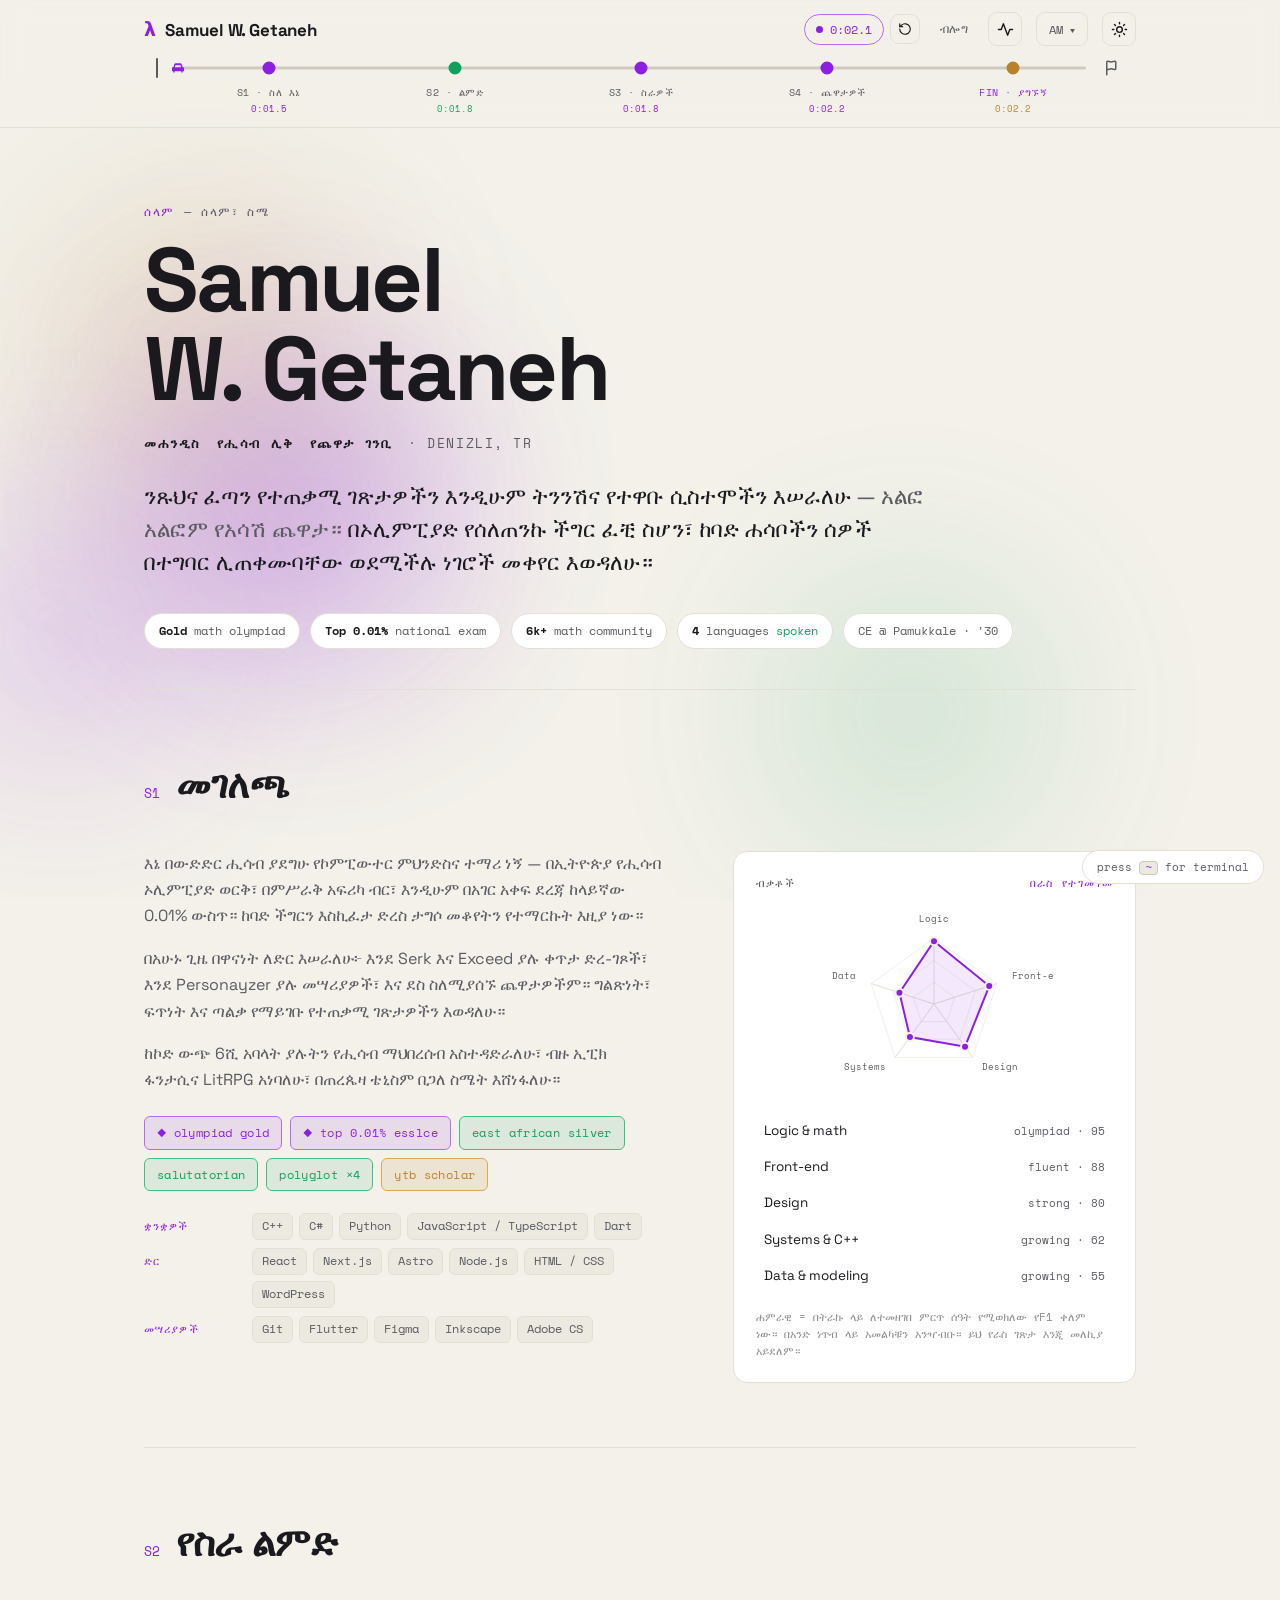
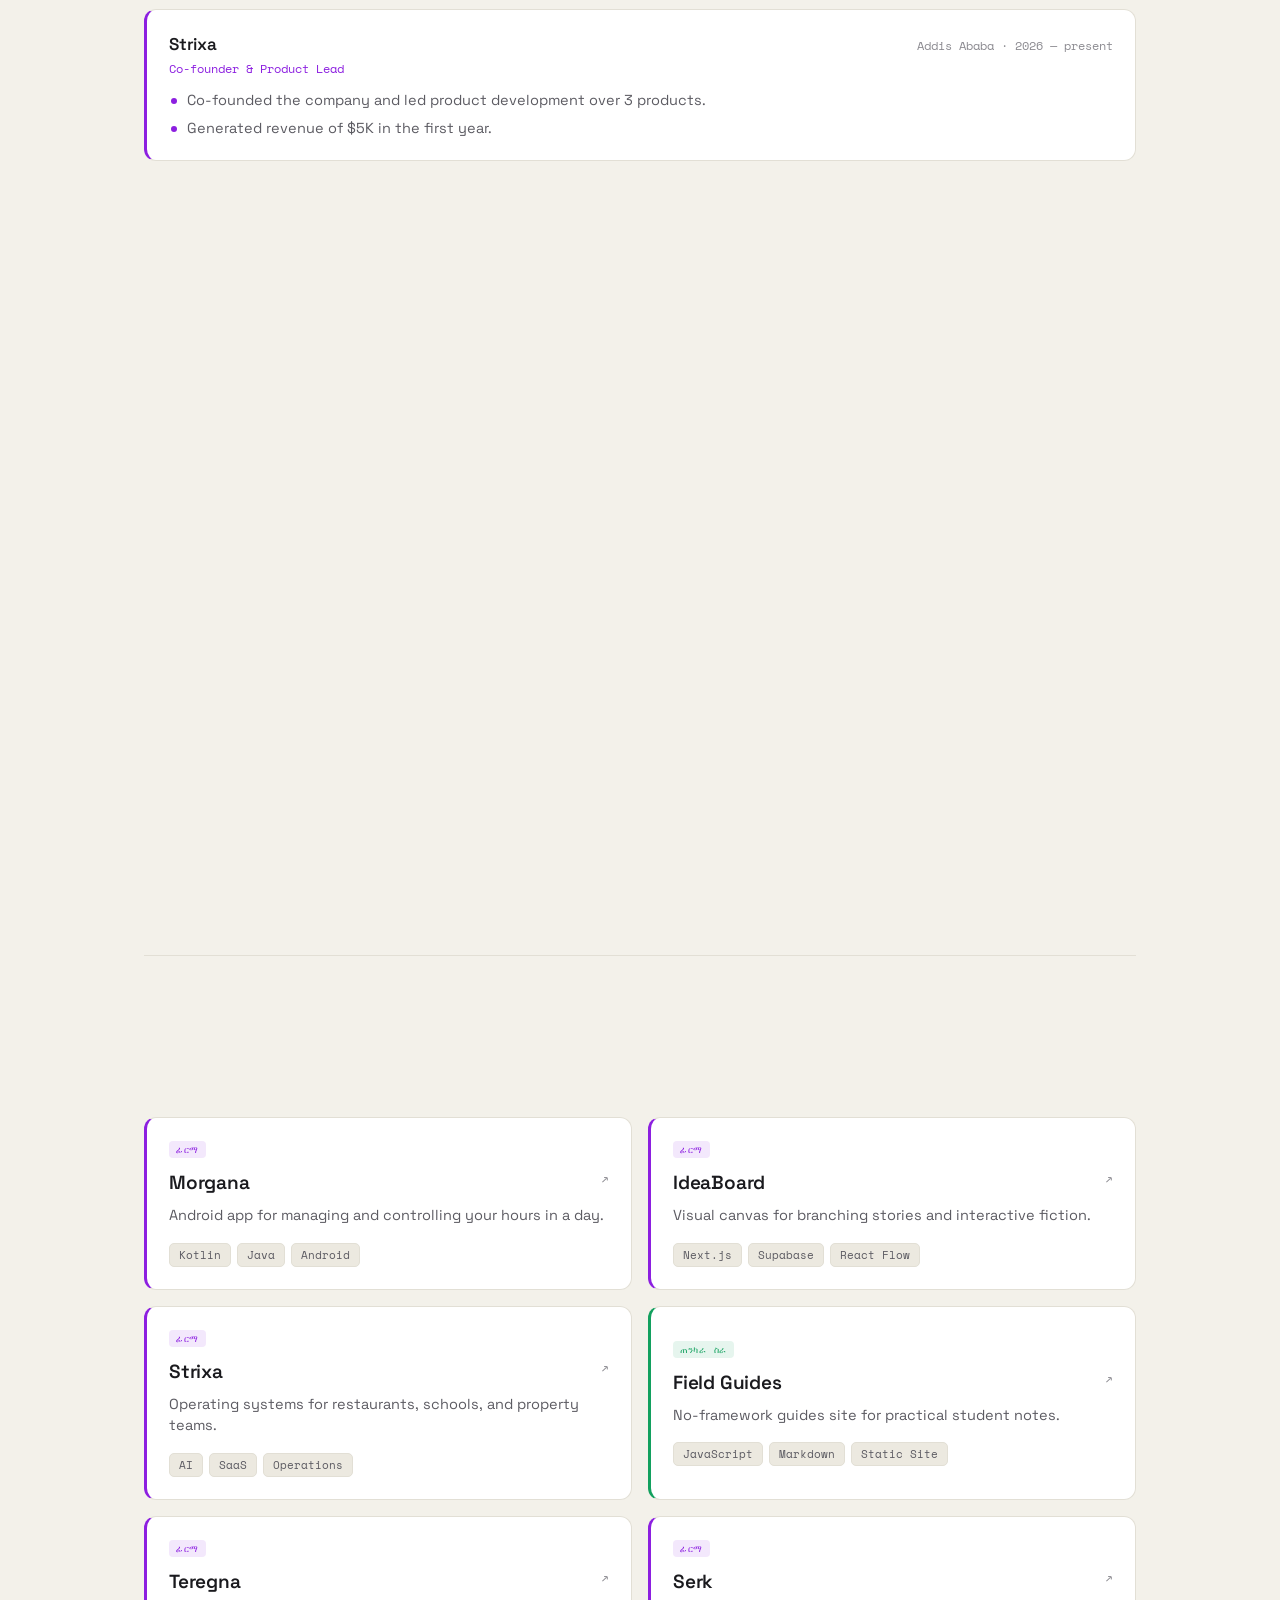
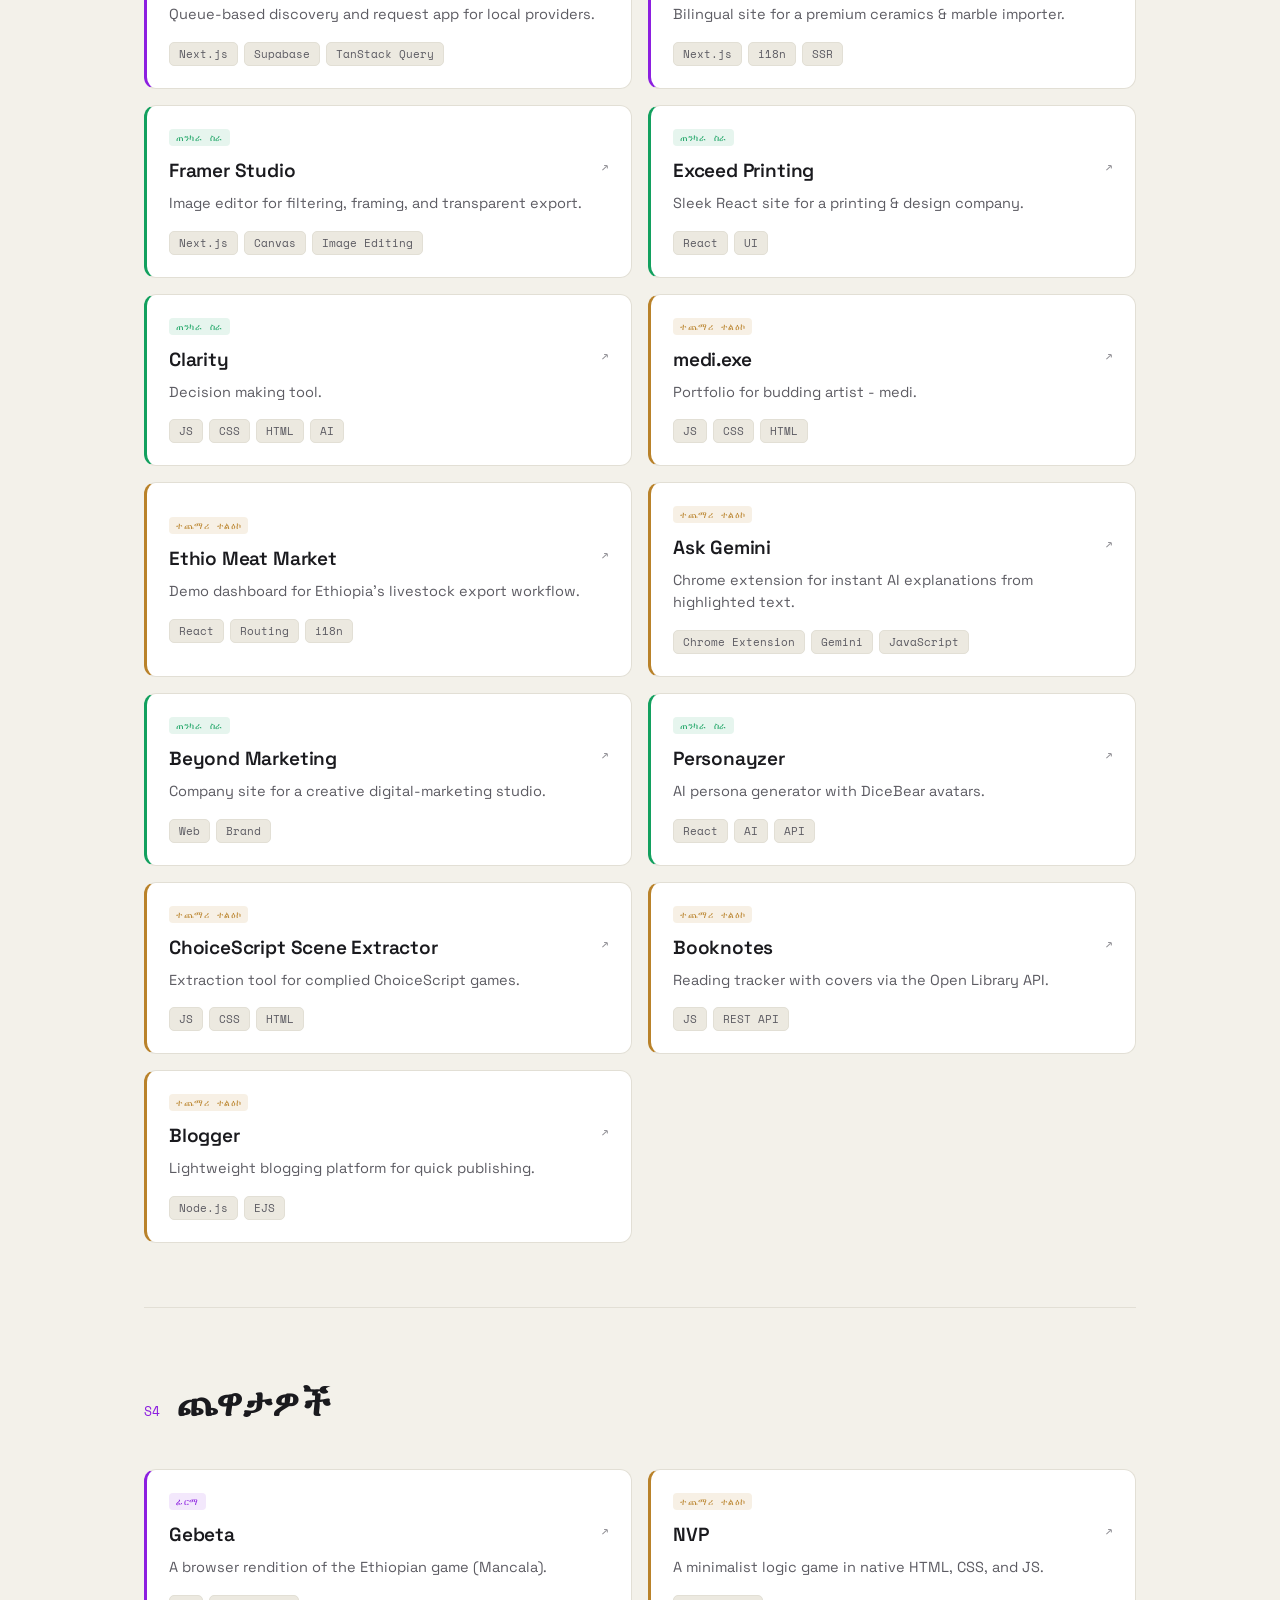
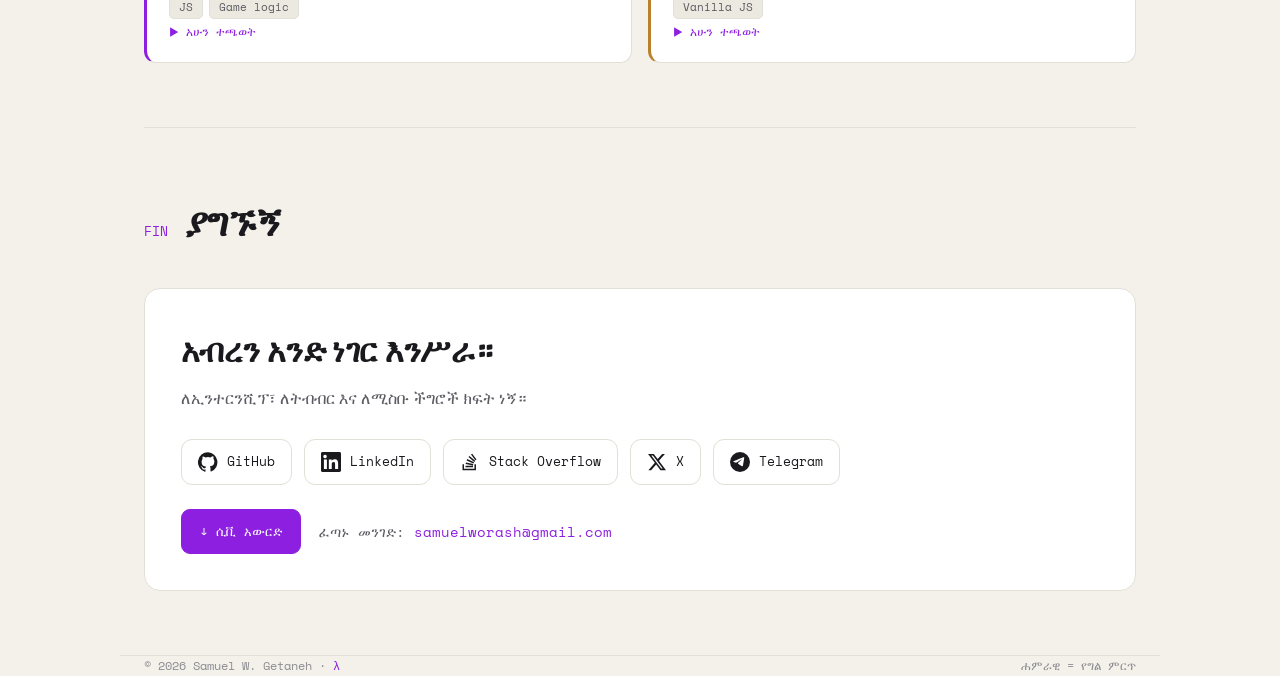
<file: am/index.html>
<!DOCTYPE html><html lang="am"> <head><meta charset="utf-8"><meta name="viewport" content="width=device-width, initial-scale=1"><title>Samuel W. Getaneh — engineer, mathematician, game-builder</title><meta name="description" content="Samuel W. Getaneh — computer engineer, mathematician, and game-builder. Selected work, playable games, and how to reach me."><link rel="canonical" href="https://kmab5.github.io/am/"><link rel="icon" href="/favicon.ico" sizes="32x32"><link rel="icon" type="image/svg+xml" id="faviconSvg" href="/favicon.svg"><link rel="apple-touch-icon" href="/apple-touch-icon.png"><link rel="manifest" href="/site.webmanifest"><meta name="theme-color" content="#0E0E11"><meta property="og:type" content="website"><meta property="og:title" content="Samuel W. Getaneh — engineer, mathematician, game-builder"><meta property="og:description" content="Samuel W. Getaneh — computer engineer, mathematician, and game-builder. Selected work, playable games, and how to reach me."><meta property="og:image" content="https://kmab5.github.io/og.png"><meta property="og:url" content="https://kmab5.github.io/am/"><meta name="twitter:card" content="summary_large_image"><meta name="twitter:title" content="Samuel W. Getaneh — engineer, mathematician, game-builder"><meta name="twitter:description" content="Samuel W. Getaneh — computer engineer, mathematician, and game-builder. Selected work, playable games, and how to reach me."><meta name="twitter:image" content="https://kmab5.github.io/og.png"><link rel="preconnect" href="https://fonts.googleapis.com"><link rel="preconnect" href="https://fonts.gstatic.com" crossorigin><link href="https://fonts.googleapis.com/css2?family=Space+Grotesk:wght@400;500;600;700&family=Space+Mono:wght@400;700&display=swap" rel="stylesheet"><script>
      (function () {
        var t;
        try { t = localStorage.getItem('theme'); } catch (e) {}
        if (!t) t = matchMedia('(prefers-color-scheme:light)').matches ? 'light' : 'dark';
        document.documentElement.setAttribute('data-theme', t);
        var link = document.getElementById('faviconSvg');
        if (link) link.setAttribute('href', link.getAttribute('href').replace(/favicon[^/]*\.svg$/, t === 'light' ? 'favicon-light.svg' : 'favicon.svg'));
        var tc = document.querySelector('meta[name=theme-color]');
        if (tc) tc.setAttribute('content', t === 'light' ? '#F3F1EA' : '#0E0E11');
      })();
    </script><link rel="stylesheet" href="/_astro/Base.CNnlPV1o.css"></head> <body> <div id="bg-bubbles" aria-hidden="true"></div> <header class="top home"> <div class="top-row"> <button class="mark" id="markLink" type="button" aria-label="Samuel W. Getaneh — አዲስ ዙር" title="አዲስ ዙር"> <span class="lam">λ</span> <span class="mark-name">Samuel W. Getaneh</span> </button> <span class="spacer"></span>  <div class="nav-inline"> <div class="clock-group"> <button class="clock" id="clockBtn" title="ለአፍታ አቁም / አጫውት" aria-label="ለአፍታ አቁም / አጫውት"> <span class="rd" id="rd"></span><span id="lap">0:00.0</span> </button> <button class="icon-btn sm" id="restartBtn" title="ዳግም አስጀምር" aria-label="ዳግም አስጀምር"> <svg width="14" height="14" viewBox="0 0 24 24" fill="none" stroke="currentColor" stroke-width="2" stroke-linecap="round" stroke-linejoin="round"><path d="M3 12a9 9 0 1 0 3-6.7L3 8"></path><path d="M3 3v5h5"></path></svg> </button> </div> <a class="nav-link" href="/blog/">ብሎግ</a> <button class="icon-btn track-toggle" id="trackToggle" data-action="track" aria-pressed="false" data-hide-label="ትራኩን ደብቅ" data-show-label="ትራኩን አሳይ" title="ትራኩን ደብቅ" aria-label="ትራኩን ደብቅ"> <svg id="trackToggleIcon" width="17" height="17" viewBox="0 0 24 24" fill="none" stroke="currentColor" stroke-width="2" stroke-linecap="round" stroke-linejoin="round"><path d="M2 12h4l3-8 6 16 3-8h4"></path></svg> </button> <div id="langDropdown" class="lang-dropdown"> <button id="langToggle" class="lang-btn toggle" aria-haspopup="menu" aria-expanded="false" title="ቋንቋ">AM ▾</button> <ul id="langMenu" class="lang-menu" role="menu" aria-label="ቋንቋ"> <li role="none"><a role="menuitem" href="/">English</a></li><li role="none"><a role="menuitem" href="/am/" aria-current="true">አማርኛ</a></li><li role="none"><a role="menuitem" href="/tr/">Türkçe</a></li> </ul> </div> <button class="icon-btn theme-btn" data-action="theme" aria-label="ገጽታ ቀይር" title="ገጽታ ቀይር"> <svg class="theme-icon" width="17" height="17" viewBox="0 0 24 24" fill="none" stroke="currentColor" stroke-width="2" stroke-linecap="round"></svg> </button> </div>  <div id="navMenu" class="nav-menu-dd"> <button id="navMenuBtn" class="icon-btn menu-btn" aria-haspopup="menu" aria-expanded="false" aria-label="ዝርዝር" title="ዝርዝር"> <svg width="18" height="18" viewBox="0 0 24 24" fill="none" stroke="currentColor" stroke-width="2" stroke-linecap="round"><path d="M3 6h18M3 12h18M3 18h18"></path></svg> </button> <div class="nav-menu" role="menu" aria-label="ዝርዝር"> <p class="menu-group">ክፍሎች</p> <a class="menu-row" role="menuitem" href="#about" data-target="about"> <span class="menu-sector">S1</span><span>ስለ እኔ</span> </a><a class="menu-row" role="menuitem" href="#experience" data-target="experience"> <span class="menu-sector">S2</span><span>ልምድ</span> </a><a class="menu-row" role="menuitem" href="#work" data-target="work"> <span class="menu-sector">S3</span><span>ስራዎች</span> </a><a class="menu-row" role="menuitem" href="#games" data-target="games"> <span class="menu-sector">S4</span><span>ጨዋታዎች</span> </a><a class="menu-row" role="menuitem" href="#contact" data-target="contact"> <span class="menu-sector">fin</span><span>ያግኙኝ</span> </a> <a class="menu-row" role="menuitem" href="/blog/"> <span class="menu-sector">·</span><span>ብሎግ</span> </a> <div class="menu-div"></div> <p class="menu-group">ቋንቋ</p> <a class="menu-row" role="menuitem" href="/"> <span class="menu-sector">EN</span><span>English</span> </a><a class="menu-row" role="menuitem" href="/am/" aria-current="true"> <span class="menu-sector">AM</span><span>አማርኛ</span> </a><a class="menu-row" role="menuitem" href="/tr/"> <span class="menu-sector">TR</span><span>Türkçe</span> </a> <div class="menu-div"></div> <button class="menu-row" type="button" data-action="theme"> <span class="menu-sector">◐</span><span>ገጽታ ቀይር</span> <svg class="theme-icon menu-theme-icon" width="16" height="16" viewBox="0 0 24 24" fill="none" stroke="currentColor" stroke-width="2" stroke-linecap="round"></svg> </button> </div> </div> </div> <div class="track"> <div class="track-strip"> <span class="startgate" aria-hidden="true"></span> <div class="track-rail"> <div class="track-line"><div class="track-fill" id="trackFill"></div></div> <div id="tdots" aria-hidden="true"> <span class="tdot" data-idx="0" style="left:10%"></span><span class="tdot" data-idx="1" style="left:30.5%"></span><span class="tdot" data-idx="2" style="left:51%"></span><span class="tdot" data-idx="3" style="left:71.5%"></span><span class="tdot" data-idx="4" style="left:92%"></span> </div> <span class="car" id="car" aria-hidden="true"> <svg width="16" height="16" viewBox="0 0 24 24" fill="currentColor"><path d="M5 11l1.5-4.5A2 2 0 0 1 8.4 5h7.2a2 2 0 0 1 1.9 1.5L19 11h1a1 1 0 0 1 1 1v4a1 1 0 0 1-1 1h-1v1a1 1 0 0 1-2 0v-1H7v1a1 1 0 0 1-2 0v-1H4a1 1 0 0 1-1-1v-4a1 1 0 0 1 1-1zm2.2 0h9.6l-1-3H8.2z"></path></svg> </span> </div> <button class="finishflag" id="finishFlag" title="አዲስ ዙር" aria-label="finish flag"> <svg width="18" height="18" viewBox="0 0 24 24" fill="none" stroke="currentColor" stroke-width="2" stroke-linecap="round" stroke-linejoin="round"><path d="M5 21V4a1 1 0 0 1 1-1c1.5 0 3 1 5 1s3.5-1 5-1a1 1 0 0 1 1 1v9a1 1 0 0 1-1 1c-1.5 0-3-1-5-1s-3.5 1-5 1"></path></svg> </button> </div> <nav class="track-labels" id="tlabels" aria-label="ክፍሎች"> <button class="tlabel" data-idx="0" data-target="about" style="left:10%"> <span class="tlab">S1 · ስለ እኔ</span> <span class="tsplit">--:--</span> </button><button class="tlabel" data-idx="1" data-target="experience" style="left:30.5%"> <span class="tlab">S2 · ልምድ</span> <span class="tsplit">--:--</span> </button><button class="tlabel" data-idx="2" data-target="work" style="left:51%"> <span class="tlab">S3 · ስራዎች</span> <span class="tsplit">--:--</span> </button><button class="tlabel" data-idx="3" data-target="games" style="left:71.5%"> <span class="tlab">S4 · ጨዋታዎች</span> <span class="tsplit">--:--</span> </button><button class="tlabel" data-idx="4" data-target="contact" style="left:92%"> <span class="tlab">fin · ያግኙኝ</span> <span class="tsplit">--:--</span> </button> </nav> </div>  <nav class="subnav" aria-label="ክፍሎች"> <a class="subnav-link" href="#about" data-target="about">ስለ እኔ</a><a class="subnav-link" href="#experience" data-target="experience">ልምድ</a><a class="subnav-link" href="#work" data-target="work">ስራዎች</a><a class="subnav-link" href="#games" data-target="games">ጨዋታዎች</a><a class="subnav-link" href="#contact" data-target="contact">ያግኙኝ</a> </nav> </header> <script>
  (function () {
    function wire(ddId, btnId) {
      var dd = document.getElementById(ddId), btn = document.getElementById(btnId);
      if (!dd || !btn) return;
      btn.addEventListener('click', function (e) {
        e.stopPropagation();
        var open = dd.classList.toggle('open');
        btn.setAttribute('aria-expanded', open ? 'true' : 'false');
      });
      document.addEventListener('click', function (e) {
        if (!dd.contains(e.target)) { dd.classList.remove('open'); btn.setAttribute('aria-expanded', 'false'); }
      });
      document.addEventListener('keydown', function (e) {
        if (e.key === 'Escape') { dd.classList.remove('open'); btn.setAttribute('aria-expanded', 'false'); }
      });
    }
    wire('langDropdown', 'langToggle');
    wire('navMenu', 'navMenuBtn');
  })();
</script> <main class="wrap"> <section id="start" class="hero" style="border-top:0"> <div class="greet rv"><span class="eyebrow"><span class="am">ሰላም</span> — ሰላም፣ ስሜ</span></div> <h1 class="name rv">Samuel<br>W. Getaneh</h1> <div class="role rv"> <span><b>መሐንዲስ</b></span><span><b>የሒሳብ ሊቅ</b></span><span><b>የጨዋታ ገንቢ</b></span> <span>· Denizli, TR</span> </div> <p class="lede rv">ንጹህና ፈጣን የተጠቃሚ ገጽታዎችን እንዲሁም ትንንሽና የተዋቡ ሲስተሞችን እሠራለሁ<span class="q"> — አልፎ አልፎም የአሳሽ ጨዋታ።</span> በኦሊምፒያድ የሰለጠንኩ ችግር ፈቺ ስሆን፣ ከባድ ሐሳቦችን ሰዎች በተግባር ሊጠቀሙባቸው ወደሚችሉ ነገሮች መቀየር እወዳለሁ።</p> <div class="timing rv"> <span class="chip"> <b>Gold</b> math olympiad  </span><span class="chip"> <b>Top 0.01%</b> national exam  </span><span class="chip"> <b>6k+</b> math community  </span><span class="chip"> <b>4</b> languages <span class="u">spoken</span> </span><span class="chip mono"> CE @ Pamukkale · &#39;30 </span> </div> </section><section id="about"> <div class="s-head rv"><span class="idx">S1</span><h2>መገለጫ</h2></div> <div class="about-grid"> <div class="bio rv"> <p>እኔ በውድድር ሒሳብ ያደግሁ የኮምፒውተር ምህንድስና ተማሪ ነኝ — በኢትዮጵያ የሒሳብ ኦሊምፒያድ ወርቅ፣ በምሥራቅ አፍሪካ ብር፣ እንዲሁም በአገር አቀፍ ደረጃ ከላይኛው 0.01% ውስጥ። ከባድ ችግርን እስኪፈታ ድረስ ታግሶ መቆየትን የተማርኩት እዚያ ነው።</p> <p>በአሁኑ ጊዜ በዋናነት ለድር እሠራለሁ፦ እንደ Serk እና Exceed ያሉ ቀጥታ ድረ-ገጾች፣ እንደ Personayzer ያሉ መሣሪያዎች፣ እና ደስ ስለሚያሰኙ ጨዋታዎችም። ግልጽነት፣ ፍጥነት እና ጣልቃ የማይገቡ የተጠቃሚ ገጽታዎችን እወዳለሁ።</p> <p>ከኮድ ውጭ 6ሺ አባላት ያሉትን የሒሳብ ማህበረሰብ አስተዳድራለሁ፣ ብዙ ኢፒክ ፋንታሲና LitRPG አነባለሁ፣ በጠረጴዛ ቴኒስም በጋለ ስሜት እሸነፋለሁ።</p> <div class="titles"> <span class="pill best">◆ olympiad gold</span><span class="pill best">◆ top 0.01% esslce</span><span class="pill good">east african silver</span><span class="pill good">salutatorian</span><span class="pill good">polyglot ×4</span><span class="pill side">ytb scholar</span> </div> <dl class="toolkit"> <div class="toolkit-row"> <dt>ቋንቋዎች</dt> <dd><span class="skill">C++</span><span class="skill">C#</span><span class="skill">Python</span><span class="skill">JavaScript / TypeScript</span><span class="skill">Dart</span></dd> </div><div class="toolkit-row"> <dt>ድር</dt> <dd><span class="skill">React</span><span class="skill">Next.js</span><span class="skill">Astro</span><span class="skill">Node.js</span><span class="skill">HTML / CSS</span><span class="skill">WordPress</span></dd> </div><div class="toolkit-row"> <dt>መሣሪያዎች</dt> <dd><span class="skill">Git</span><span class="skill">Flutter</span><span class="skill">Figma</span><span class="skill">Inkscape</span><span class="skill">Adobe CS</span></dd> </div> </dl> </div> <aside class="panel rv" aria-label="ብቃቶች"> <div class="panel-h"><span>ብቃቶች</span><span class="pb">በራስ የተገመገመ</span></div> <div class="radar-wrap"> <svg id="radar" viewBox="0 0 240 200" width="240" height="200" role="img" aria-label="Attribute radar chart"> <polygon class="radar-grid" points="120,78.22 140.71401092490845,93.26960986251365 132.80196279493006,117.62039013748635 107.19803720506994,117.62039013748635 99.28598907509155,93.26960986251365"></polygon><polygon class="radar-grid" points="120,56.44 161.4280218498169,86.5392197250273 145.60392558986013,135.2407802749727 94.39607441013987,135.2407802749727 78.5719781501831,86.5392197250273"></polygon><polygon class="radar-grid" points="120,34 182.76973007548014,79.60487837125348 158.79382665130322,153.39512162874652 81.20617334869678,153.39512162874652 57.23026992451986,79.60487837125348"></polygon> <line class="radar-axis" x1="120" y1="100" x2="120" y2="34"></line><line class="radar-axis" x1="120" y1="100" x2="182.76973007548014" y2="79.60487837125348"></line><line class="radar-axis" x1="120" y1="100" x2="158.79382665130322" y2="153.39512162874652"></line><line class="radar-axis" x1="120" y1="100" x2="81.20617334869678" y2="153.39512162874652"></line><line class="radar-axis" x1="120" y1="100" x2="57.23026992451986" y2="79.60487837125348"></line> <polygon class="radar-poly" id="rpoly" points="120,37.3 175.23736246642252,82.05229296670305 151.03506132104258,142.7160973029972 95.947827476192,133.10497540982286 85.47664845848593,88.78268310418942"></polygon> <circle class="radar-vtx" data-i="0" cx="120" cy="37.3" r="4"></circle><circle class="radar-vtx" data-i="1" cx="175.23736246642252" cy="82.05229296670305" r="4"></circle><circle class="radar-vtx" data-i="2" cx="151.03506132104258" cy="142.7160973029972" r="4"></circle><circle class="radar-vtx" data-i="3" cx="95.947827476192" cy="133.10497540982286" r="4"></circle><circle class="radar-vtx" data-i="4" cx="85.47664845848593" cy="88.78268310418942" r="4"></circle> <text class="radar-lbl" data-i="0" x="120" y="18" text-anchor="middle">Logic</text><text class="radar-lbl" data-i="1" x="197.9866343362026" y="74.66060646125432" text-anchor="start">Front-end</text><text class="radar-lbl" data-i="2" x="168.1983906879828" y="166.3393935387457" text-anchor="start">Design</text><text class="radar-lbl" data-i="3" x="71.8016093120172" y="166.3393935387457" text-anchor="end">Systems</text><text class="radar-lbl" data-i="4" x="42.0133656637974" y="74.66060646125432" text-anchor="end">Data</text> </svg> </div> <div class="attr-list" id="attr-list"> <div class="attr-item" data-i="0"><span>Logic &amp; math</span><span class="lv">olympiad · 95</span></div><div class="attr-item" data-i="1"><span>Front-end</span><span class="lv">fluent · 88</span></div><div class="attr-item" data-i="2"><span>Design</span><span class="lv">strong · 80</span></div><div class="attr-item" data-i="3"><span>Systems &amp; C++</span><span class="lv">growing · 62</span></div><div class="attr-item" data-i="4"><span>Data &amp; modeling</span><span class="lv">growing · 55</span></div> </div> <p class="note">ሐምራዊ = በትራኩ ላይ ለተመዘገበ ምርጥ ሰዓት የሚወክለው የF1 ቀለም ነው። በአንድ ነጥብ ላይ አመልካቹን አንዣብቡ። ይህ የራስ ገጽታ እንጂ መለኪያ አይደለም።</p> </aside> </div> </section><section id="experience"> <div class="s-head rv"><span class="idx">S2</span><h2>የስራ ልምድ</h2></div> <div class="xp-list"> <article class="xp-item rv best"> <div class="xp-head"> <div class="xp-title"><span class="xp-org">Strixa</span><span class="xp-role">Co-founder &amp; Product Lead</span></div> <div class="xp-meta">Addis Ababa · 2026 — present</div> </div> <ul class="xp-points"> <li>Co-founded the company and led product development over 3 products.</li><li>Generated revenue of $5K in the first year.</li> </ul> </article><article class="xp-item rv best"> <div class="xp-head"> <div class="xp-title"><span class="xp-org">Ethioware EdTech Initiative</span><span class="xp-role">Brand Lead</span></div> <div class="xp-meta">Addis Ababa (Remote) · 2024 — present</div> </div> <ul class="xp-points"> <li>Rebuilt the brand end to end — brand kit, a new website, and social — lifting site traffic 180% to 14K.</li><li>Drove a 1200% rise in total visits to ~46K, and earned a board appointment for the work.</li> </ul> </article><article class="xp-item rv good"> <div class="xp-head"> <div class="xp-title"><span class="xp-org">beU Delivery</span><span class="xp-role">Social Media Manager</span></div> <div class="xp-meta">Addis Ababa · 2024</div> </div> <ul class="xp-points"> <li>Ran monthly market analysis and content strategy; grew followers by 12.4K at ~270% average growth.</li><li>Lifted orders 90% over six months through targeted campaigns; named Employee of the Month.</li> </ul> </article><article class="xp-item rv good"> <div class="xp-head"> <div class="xp-title"><span class="xp-org">Lideta Catholic Cathedral School</span><span class="xp-role">Web Designer &amp; Counselor Intern</span></div> <div class="xp-meta">Addis Ababa · 2023</div> </div> <ul class="xp-points"> <li>Designed and built the school’s first website and profile, serving 6K+ students, families, and partners.</li><li>Mentored 50+ students through college applications, contributing to 10+ top-tier acceptances.</li> </ul> </article> </div> <div class="lead-block rv"> <h3 class="lead-h">መሪነት እና ማህበረሰብ</h3> <ul class="lead-list"> <li class="lead-item"> <span class="lead-org">Mathology</span> — Co-founder &amp; tutor. Run a 6k+ member online math community. <span class="lead-period">2023 — present</span> </li><li class="lead-item"> <span class="lead-org">Rotaract Club of Atrons</span> — Interact Director. Oversee 5 Interact clubs, 610+ members. <span class="lead-period">2024 — present</span> </li><li class="lead-item"> <span class="lead-org">UN Economic Commission for Africa</span> — Volunteer Coordinator. Led a team of 14 volunteers. <span class="lead-period">2024</span> </li><li class="lead-item"> <span class="lead-org">MY ETHIOPIA</span> — Chief Finance Officer. Secured ~$1K in sustainable revenue; managed budgets. <span class="lead-period">2023 — 2024</span> </li> </ul> </div> </section><section id="work"> <div class="s-head rv"><span class="idx">S3</span><h2>ስራዎች</h2></div> <div class="grid"> <button class="card best rv" data-name="Morgana" data-tier="best" data-tierlabel="ፊርማ" data-role="Full build" data-year="2026" data-long="An Android native productivity application used for tracking how you spend your hours in the day." data-tags="Kotlin,Java,Android" data-live data-repo="https://github.com/kmab5/morgana" data-playable> <span class="tier-tag best">ፊርማ</span> <div class="ctop"><h3>Morgana</h3><span class="arrow">↗</span></div> <p>Android app for managing and controlling your hours in a day.</p> <div class="stack"><span class="tag">Kotlin</span><span class="tag">Java</span><span class="tag">Android</span></div>  </button><button class="card best rv" data-name="IdeaBoard" data-tier="best" data-tierlabel="ፊርማ" data-role="Full build" data-year="2026" data-long="Infinite canvas for story notes, choices, variables, sketches, and connections so branching narratives stay visible instead of trapped in your head." data-tags="Next.js,Supabase,React Flow" data-live="https://ideaboard-cs.vercel.app" data-repo="https://github.com/kmab5/ideaboard" data-playable> <span class="tier-tag best">ፊርማ</span> <div class="ctop"><h3>IdeaBoard</h3><span class="arrow">↗</span></div> <p>Visual canvas for branching stories and interactive fiction.</p> <div class="stack"><span class="tag">Next.js</span><span class="tag">Supabase</span><span class="tag">React Flow</span></div>  </button><button class="card best rv" data-name="Strixa" data-tier="best" data-tierlabel="ፊርማ" data-role="Design + build" data-year="2026" data-long="Domain-specific operating systems for businesses that never fully close, with one record per domain and an AI layer that answers only from their own data." data-tags="AI,SaaS,Operations" data-live="https://strixa.org" data-repo data-playable> <span class="tier-tag best">ፊርማ</span> <div class="ctop"><h3>Strixa</h3><span class="arrow">↗</span></div> <p>Operating systems for restaurants, schools, and property teams.</p> <div class="stack"><span class="tag">AI</span><span class="tag">SaaS</span><span class="tag">Operations</span></div>  </button><button class="card good rv" data-name="Field Guides" data-tier="good" data-tierlabel="ጠንካራ ስራ" data-role="Full build" data-year="2026" data-long="Static client-rendered guide site for publishing informal and formal Markdown guides, including the yatay geçiş field guide and ChoiceScript reference." data-tags="JavaScript,Markdown,Static Site" data-live="https://kmab5.github.io/field-guides" data-repo="https://github.com/kmab5/field-guides" data-playable> <span class="tier-tag good">ጠንካራ ስራ</span> <div class="ctop"><h3>Field Guides</h3><span class="arrow">↗</span></div> <p>No-framework guides site for practical student notes.</p> <div class="stack"><span class="tag">JavaScript</span><span class="tag">Markdown</span><span class="tag">Static Site</span></div>  </button><button class="card best rv" data-name="Teregna" data-tier="best" data-tierlabel="ፊርማ" data-role="Full build" data-year="2026" data-long="Receiver app and provider portal for finding businesses, sending requests, and tracking queue position in real time, with a separate backend contract and docs repo." data-tags="Next.js,Supabase,TanStack Query" data-live="https://teregna-web.vercel.app" data-repo="https://github.com/kmab5/teregna-web" data-playable> <span class="tier-tag best">ፊርማ</span> <div class="ctop"><h3>Teregna</h3><span class="arrow">↗</span></div> <p>Queue-based discovery and request app for local providers.</p> <div class="stack"><span class="tag">Next.js</span><span class="tag">Supabase</span><span class="tag">TanStack Query</span></div>  </button><button class="card best rv" data-name="Serk" data-tier="best" data-tierlabel="ፊርማ" data-role="Design + build" data-year="2026" data-long="A production Next.js site with English/Amharic localization, server-side rendering, and a catalog-request flow. Built end to end — brand, UI, and front-end." data-tags="Next.js,i18n,SSR" data-live="https://serk.com.et" data-repo data-playable> <span class="tier-tag best">ፊርማ</span> <div class="ctop"><h3>Serk</h3><span class="arrow">↗</span></div> <p>Bilingual site for a premium ceramics &amp; marble importer.</p> <div class="stack"><span class="tag">Next.js</span><span class="tag">i18n</span><span class="tag">SSR</span></div>  </button><button class="card good rv" data-name="Framer Studio" data-tier="good" data-tierlabel="ጠንካራ ስራ" data-role="Full build" data-year="2025" data-long="Upload an image, adjust filters and framing, then export a transparent PNG that matches the live preview exactly." data-tags="Next.js,Canvas,Image Editing" data-live="https://framer-studio.vercel.app" data-repo="https://github.com/kmab5/framer-studio" data-playable> <span class="tier-tag good">ጠንካራ ስራ</span> <div class="ctop"><h3>Framer Studio</h3><span class="arrow">↗</span></div> <p>Image editor for filtering, framing, and transparent export.</p> <div class="stack"><span class="tag">Next.js</span><span class="tag">Canvas</span><span class="tag">Image Editing</span></div>  </button><button class="card good rv" data-name="Exceed Printing" data-tier="good" data-tierlabel="ጠንካራ ስራ" data-role="Front-end" data-year="2025" data-long="A modern, responsive marketing site with a clean component system and smooth interactions." data-tags="React,UI" data-live="https://exceed-chi.vercel.app/" data-repo data-playable> <span class="tier-tag good">ጠንካራ ስራ</span> <div class="ctop"><h3>Exceed Printing</h3><span class="arrow">↗</span></div> <p>Sleek React site for a printing &amp; design company.</p> <div class="stack"><span class="tag">React</span><span class="tag">UI</span></div>  </button><button class="card good rv" data-name="Clarity" data-tier="good" data-tierlabel="ጠንካራ ስራ" data-role="Full build" data-year="2025" data-long="Ask a simple question that has been troubling you and using AI generated penetrating questions, helps you reach decision in one minute." data-tags="JS,CSS,HTML,AI" data-live="https://clarity-psi-three.vercel.app/" data-repo data-playable> <span class="tier-tag good">ጠንካራ ስራ</span> <div class="ctop"><h3>Clarity</h3><span class="arrow">↗</span></div> <p>Decision making tool.</p> <div class="stack"><span class="tag">JS</span><span class="tag">CSS</span><span class="tag">HTML</span><span class="tag">AI</span></div>  </button><button class="card side rv" data-name="medi.exe" data-tier="side" data-tierlabel="ተጨማሪ ተልዕኮ" data-role="Full build" data-year="2025" data-long="Designed and implemented artist portfolio website for a budding artist. Check her out!" data-tags="JS,CSS,HTML" data-live="https://medi-exe.vercel.app/" data-repo data-playable> <span class="tier-tag side">ተጨማሪ ተልዕኮ</span> <div class="ctop"><h3>medi.exe</h3><span class="arrow">↗</span></div> <p>Portfolio for budding artist - medi.</p> <div class="stack"><span class="tag">JS</span><span class="tag">CSS</span><span class="tag">HTML</span></div>  </button><button class="card side rv" data-name="Ethio Meat Market" data-tier="side" data-tierlabel="ተጨማሪ ተልዕኮ" data-role="Front-end" data-year="2025" data-long="A React dashboard prototype for suppliers, exporters, abattoirs, airlines, and regulators, with multilingual UI, sample analytics, and role-based screens." data-tags="React,Routing,i18n" data-live="https://kmab5.github.io/ethio-meat-market" data-repo="https://github.com/kmab5/ethio-meat-market" data-playable> <span class="tier-tag side">ተጨማሪ ተልዕኮ</span> <div class="ctop"><h3>Ethio Meat Market</h3><span class="arrow">↗</span></div> <p>Demo dashboard for Ethiopia&#39;s livestock export workflow.</p> <div class="stack"><span class="tag">React</span><span class="tag">Routing</span><span class="tag">i18n</span></div>  </button><button class="card side rv" data-name="Ask Gemini" data-tier="side" data-tierlabel="ተጨማሪ ተልዕኮ" data-role="Full build" data-year="2026" data-long="A privacy-conscious Chrome extension that shows a floating button over selected text, lets you choose a Gemini model, and returns short direct answers." data-tags="Chrome Extension,Gemini,JavaScript" data-live="https://kmab5.github.io/ask-gemini" data-repo="https://github.com/kmab5/ask-gemini" data-playable> <span class="tier-tag side">ተጨማሪ ተልዕኮ</span> <div class="ctop"><h3>Ask Gemini</h3><span class="arrow">↗</span></div> <p>Chrome extension for instant AI explanations from highlighted text.</p> <div class="stack"><span class="tag">Chrome Extension</span><span class="tag">Gemini</span><span class="tag">JavaScript</span></div>  </button><button class="card good rv" data-name="Beyond Marketing" data-tier="good" data-tierlabel="ጠንካራ ስራ" data-role="Design + build" data-year="2024" data-long="Brand-forward marketing site with strong visual identity and clear service storytelling." data-tags="Web,Brand" data-live="https://kmab5.github.io/beyond/" data-repo data-playable> <span class="tier-tag good">ጠንካራ ስራ</span> <div class="ctop"><h3>Beyond Marketing</h3><span class="arrow">↗</span></div> <p>Company site for a creative digital-marketing studio.</p> <div class="stack"><span class="tag">Web</span><span class="tag">Brand</span></div>  </button><button class="card good rv" data-name="Personayzer" data-tier="good" data-tierlabel="ጠንካራ ስራ" data-role="Full build" data-year="2024" data-long="Generates creative personas with matching avatars for identity building. A small, fun tool exploring generative UX." data-tags="React,AI,API" data-live="https://peronayzer.onrender.com/" data-repo data-playable> <span class="tier-tag good">ጠንካራ ስራ</span> <div class="ctop"><h3>Personayzer</h3><span class="arrow">↗</span></div> <p>AI persona generator with DiceBear avatars.</p> <div class="stack"><span class="tag">React</span><span class="tag">AI</span><span class="tag">API</span></div>  </button><button class="card side rv" data-name="ChoiceScript Scene Extractor" data-tier="side" data-tierlabel="ተጨማሪ ተልዕኮ" data-role="Full build" data-year="2024" data-long="Uploads and extracts all the scene files inside a compiled index.html file of a compiled ChoiceScript game, downloads all of them in zip format." data-tags="JS,CSS,HTML" data-live="https://kmab5.github.io/choicescript-scene-extractor/" data-repo data-playable> <span class="tier-tag side">ተጨማሪ ተልዕኮ</span> <div class="ctop"><h3>ChoiceScript Scene Extractor</h3><span class="arrow">↗</span></div> <p>Extraction tool for complied ChoiceScript games.</p> <div class="stack"><span class="tag">JS</span><span class="tag">CSS</span><span class="tag">HTML</span></div>  </button><button class="card side rv" data-name="Booknotes" data-tier="side" data-tierlabel="ተጨማሪ ተልዕኮ" data-role="Full build" data-year="2024" data-long="A personal library and reading-notes tracker that pulls book covers and metadata from the Open Library API." data-tags="JS,REST API" data-live data-repo="https://github.com/kmab5/booknotes.ang" data-playable> <span class="tier-tag side">ተጨማሪ ተልዕኮ</span> <div class="ctop"><h3>Booknotes</h3><span class="arrow">↗</span></div> <p>Reading tracker with covers via the Open Library API.</p> <div class="stack"><span class="tag">JS</span><span class="tag">REST API</span></div>  </button><button class="card side rv" data-name="Blogger" data-tier="side" data-tierlabel="ተጨማሪ ተልዕኮ" data-role="Full build" data-year="2024" data-long="A minimal blogging platform built with Node.js and EJS templating for fast content publishing." data-tags="Node.js,EJS" data-live data-repo="https://github.com/kmab5/blogger.ang" data-playable> <span class="tier-tag side">ተጨማሪ ተልዕኮ</span> <div class="ctop"><h3>Blogger</h3><span class="arrow">↗</span></div> <p>Lightweight blogging platform for quick publishing.</p> <div class="stack"><span class="tag">Node.js</span><span class="tag">EJS</span></div>  </button> </div> </section><section id="games"> <div class="s-head rv"><span class="idx">S4</span><h2>ጨዋታዎች</h2></div> <div class="grid"> <button class="card best rv" data-name="Gebeta" data-tier="best" data-tierlabel="ፊርማ" data-role="Full build" data-year="2024" data-long="A faithful, playable version of the traditional Ethiopian board game — rules engine, turn logic, and a clean interactive board, all in the browser." data-tags="JS,Game logic" data-live="https://gebeta-kmab.vercel.app/" data-repo data-playable="1"> <span class="tier-tag best">ፊርማ</span> <div class="ctop"><h3>Gebeta</h3><span class="arrow">↗</span></div> <p>A browser rendition of the Ethiopian game (Mancala).</p> <div class="stack"><span class="tag">JS</span><span class="tag">Game logic</span></div> <span class="play">▶ አሁን ተጫወት</span> </button><button class="card side rv" data-name="NVP" data-tier="side" data-tierlabel="ተጨማሪ ተልዕኮ" data-role="Full build" data-year="2023" data-long="A small, snappy logic puzzle built with zero dependencies — a study in doing more with vanilla web tech." data-tags="Vanilla JS" data-live="https://nvp-kmab.vercel.app/" data-repo="https://github.com/kmab5/nvp" data-playable="1"> <span class="tier-tag side">ተጨማሪ ተልዕኮ</span> <div class="ctop"><h3>NVP</h3><span class="arrow">↗</span></div> <p>A minimalist logic game in native HTML, CSS, and JS.</p> <div class="stack"><span class="tag">Vanilla JS</span></div> <span class="play">▶ አሁን ተጫወት</span> </button> </div> </section><section id="contact"> <div class="s-head rv"><span class="idx">FIN</span><h2>ያግኙኝ</h2></div> <div class="box rv"> <div class="lead">አብረን አንድ ነገር እንሥራ።</div> <p class="sub">ለኢንተርንሺፕ፣ ለትብብር እና ለሚስቡ ችግሮች ክፍት ነኝ።</p> <div class="socials"> <a class="soc" href="https://github.com/kmab5" target="_blank" rel="noopener" aria-label="GitHub"> <svg viewBox="0 0 24 24"><path d="M12 .3a12 12 0 0 0-3.8 23.4c.6.1.8-.3.8-.6v-2c-3.3.7-4-1.6-4-1.6-.6-1.4-1.3-1.8-1.3-1.8-1.1-.7 0-.7 0-.7 1.2 0 1.8 1.2 1.8 1.2 1.1 1.8 2.8 1.3 3.5 1 .1-.8.4-1.3.8-1.6-2.7-.3-5.5-1.3-5.5-5.9 0-1.3.5-2.4 1.2-3.2 0-.3-.5-1.5.2-3.2 0 0 1-.3 3.3 1.2a11.5 11.5 0 0 1 6 0C17.3 4.7 18.3 5 18.3 5c.7 1.7.2 2.9.1 3.2.8.8 1.2 1.9 1.2 3.2 0 4.6-2.8 5.6-5.5 5.9.5.3.9 1 .9 2.2v3.3c0 .3.2.7.8.6A12 12 0 0 0 12 .3"/></svg> <span class="soc-name">GitHub</span> </a><a class="soc" href="https://linkedin.com/in/samuel-worash-getaneh" target="_blank" rel="noopener" aria-label="LinkedIn"> <svg viewBox="0 0 24 24"><path d="M20.4 20.5h-3.5v-5.6c0-1.3 0-3-1.9-3s-2.1 1.4-2.1 2.9v5.7H9.4V9h3.4v1.6h.05c.5-.9 1.6-1.9 3.4-1.9 3.6 0 4.3 2.4 4.3 5.5v6.3zM5.3 7.4a2.1 2.1 0 1 1 0-4.1 2.1 2.1 0 0 1 0 4.1zM7.1 20.5H3.5V9h3.6v11.5zM22.2 0H1.8C.8 0 0 .8 0 1.7v20.5C0 23.2.8 24 1.8 24h20.4c1 0 1.8-.8 1.8-1.7V1.7C24 .8 23.2 0 22.2 0z"/></svg> <span class="soc-name">LinkedIn</span> </a><a class="soc" href="https://stackoverflow.com/users/23514684/kmab" target="_blank" rel="noopener" aria-label="Stack Overflow"> <svg viewBox="0 0 24 24"><path d="M17.36 20.2v-5.38h1.79V22H3v-7.18h1.79v5.38zM6.77 14.32l.37-1.75 8.79 1.85-.37 1.75zm1.16-4.2l.76-1.61 8.14 3.79-.76 1.62zm2.26-3.99l1.15-1.38 6.9 5.76-1.15 1.37zM14.64 2l5.18 6.98-1.44 1.06L13.2 3.06zM6.59 18.41v-1.79h8.98v1.79z"/></svg> <span class="soc-name">Stack Overflow</span> </a><a class="soc" href="https://twitter.com/kmab_5" target="_blank" rel="noopener" aria-label="X"> <svg viewBox="0 0 24 24"><path d="M18.2 2.25h3.3l-7.2 8.26 8.5 11.24H16.2l-5.2-6.82L4.99 21.75H1.68l7.73-8.84L1.25 2.25H8.1l4.7 6.23zM17 19.77h1.83L7.08 4.13H5.12z"/></svg> <span class="soc-name">X</span> </a><a class="soc" href="https://t.me/kmab_5" target="_blank" rel="noopener" aria-label="Telegram"> <svg viewBox="0 0 24 24"><path d="M12 0A12 12 0 1 0 12 24 12 12 0 0 0 12 0zm5 7.2c-.2 1.9-1 6.5-1.4 8.6-.2.9-.5 1.2-.8 1.2-.7.1-1.2-.4-1.9-.9l-2.7-1.8c-1.2-.8-.4-1.2.3-1.9.2-.2 3.2-3 3.3-3.2 0-.1 0-.2-.1-.2-.1-.1-.2 0-.2 0l-5 3.3c-.5.3-.9.5-1.3.5-.4 0-1.3-.2-1.9-.5-.7-.2-1.3-.4-1.3-.8 0-.2.3-.4.9-.7 3.5-1.5 5.8-2.5 7-3 3.3-1.4 4-1.6 4.5-1.6.1 0 .3 0 .5.1.1.1.1.2.2.5z"/></svg> <span class="soc-name">Telegram</span> </a> </div> <div class="cta-row"> <a class="btn primary" href="/samuel-getaneh-cv.pdf" target="_blank" rel="noopener">↓ ሲቪ አውርድ</a> <span class="em">ፈጣኑ መንገድ: <a href="mailto:samuelworash@gmail.com">samuelworash@gmail.com</a></span> </div> </div> </section> </main> <footer class="wrap"> <span>© 2026 Samuel W. Getaneh · <span class="lam" id="footLam" style="cursor:pointer" title="click me">λ</span></span> <span>ሐምራዊ = የግል ምርጥ</span> </footer> <div class="modal" id="modal" role="dialog" aria-modal="true" aria-labelledby="m-title"> <div class="mcard" id="mcard"> <div class="mtop"><h3 id="m-title"></h3><button class="mclose" id="mClose" aria-label="Close">✕</button></div> <div class="mmeta" id="m-meta"></div> <p class="long" id="m-long"></p> <div class="stack" id="m-stack"></div> <div class="mactions" id="m-actions"></div> </div> </div> <button class="term-hint" id="termHint" aria-label="Open terminal">press <kbd>~</kbd> for terminal</button> <div class="term-overlay" id="termOverlay" role="dialog" aria-label="Terminal" aria-modal="true"> <div class="term"> <div class="term-bar"> <span class="dot" style="background:#ff5f56"></span><span class="dot" style="background:#ffbd2e"></span><span class="dot" style="background:#27c93f"></span> <span style="margin-left:8px">samuel@portfolio — type <b style="color:var(--best)">help</b> · esc to close</span> </div> <div class="term-body" id="termBody"></div> <div class="term-in"><span class="p">$</span><input id="termInput" autocomplete="off" spellcheck="false" aria-label="Terminal input"></div> </div> </div> <script type="application/json" id="site-data">{"locale":"am","facts":["I once solved a competition geometry problem three different ways just to be sure.","Amharic is my first language; I also get by in Turkish and Arabic.","I run a 6,000-member online math community.","Gebeta is one of the oldest known board games — I rebuilt it for the browser.","I read far more LitRPG than is strictly reasonable.","The λ is here because a clean abstraction is the most satisfying thing in code."],"commands":{"coffee":"brewing… this whole portfolio runs on it.","ethiopia":"ሰላም — proudly from Addis Ababa.","motto":"make hard things usable."},"email":"samuelworash@gmail.com","ui":{"play":"አሁን ተጫወት","visit":"ቀጥታ ጎብኝ","source":"ኮድ ተመልከት"},"work":[{"name":"Ask Gemini","live":"https://kmab5.github.io/ask-gemini","repo":"https://github.com/kmab5/ask-gemini"},{"name":"Beyond Marketing","live":"https://kmab5.github.io/beyond/","repo":""},{"name":"Blogger","live":"","repo":"https://github.com/kmab5/blogger.ang"},{"name":"Booknotes","live":"","repo":"https://github.com/kmab5/booknotes.ang"},{"name":"Clarity","live":"https://clarity-psi-three.vercel.app/","repo":""},{"name":"ChoiceScript Scene Extractor","live":"https://kmab5.github.io/choicescript-scene-extractor/","repo":""},{"name":"Ethio Meat Market","live":"https://kmab5.github.io/ethio-meat-market","repo":"https://github.com/kmab5/ethio-meat-market"},{"name":"Exceed Printing","live":"https://exceed-chi.vercel.app/","repo":""},{"name":"Field Guides","live":"https://kmab5.github.io/field-guides","repo":"https://github.com/kmab5/field-guides"},{"name":"Framer Studio","live":"https://framer-studio.vercel.app","repo":"https://github.com/kmab5/framer-studio"},{"name":"IdeaBoard","live":"https://ideaboard-cs.vercel.app","repo":"https://github.com/kmab5/ideaboard"},{"name":"medi.exe","live":"https://medi-exe.vercel.app/","repo":""},{"name":"Morgana","live":"","repo":"https://github.com/kmab5/morgana"},{"name":"Personayzer","live":"https://peronayzer.onrender.com/","repo":""},{"name":"Serk","live":"https://serk.com.et","repo":""},{"name":"Strixa","live":"https://strixa.org","repo":""},{"name":"Teregna","live":"https://teregna-web.vercel.app","repo":"https://github.com/kmab5/teregna-web"}],"games":[{"name":"Gebeta","live":"https://gebeta-kmab.vercel.app/","repo":""},{"name":"NVP","live":"https://nvp-kmab.vercel.app/","repo":"https://github.com/kmab5/nvp"}]}</script><script type="module" src="/_astro/Base.astro_astro_type_script_index_0_lang.CitBwf-q.js"></script></body> </html>
</file>
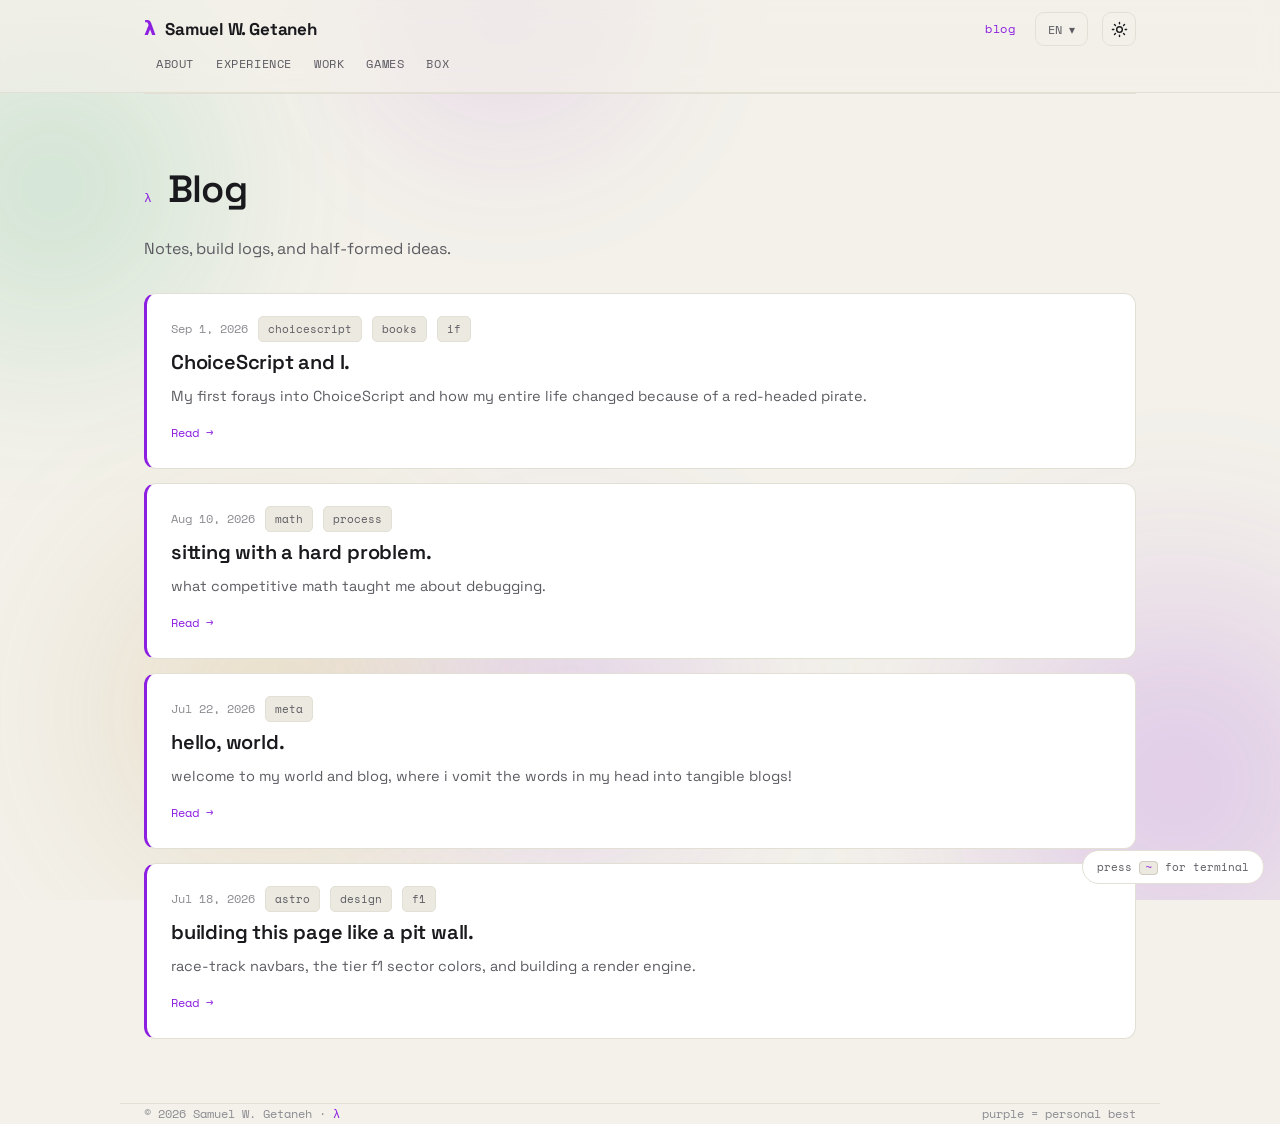
<file: blog/index.html>
<!DOCTYPE html><html lang="en"> <head><meta charset="utf-8"><meta name="viewport" content="width=device-width, initial-scale=1"><title>Blog — Samuel W. Getaneh</title><meta name="description" content="Notes, build logs, and half-formed ideas."><link rel="canonical" href="https://kmab5.github.io/blog/"><link rel="icon" href="/favicon.ico" sizes="32x32"><link rel="icon" type="image/svg+xml" id="faviconSvg" href="/favicon.svg"><link rel="apple-touch-icon" href="/apple-touch-icon.png"><link rel="manifest" href="/site.webmanifest"><meta name="theme-color" content="#0E0E11"><meta property="og:type" content="website"><meta property="og:title" content="Blog — Samuel W. Getaneh"><meta property="og:description" content="Notes, build logs, and half-formed ideas."><meta property="og:image" content="https://kmab5.github.io/og.png"><meta property="og:url" content="https://kmab5.github.io/blog/"><meta name="twitter:card" content="summary_large_image"><meta name="twitter:title" content="Blog — Samuel W. Getaneh"><meta name="twitter:description" content="Notes, build logs, and half-formed ideas."><meta name="twitter:image" content="https://kmab5.github.io/og.png"><link rel="preconnect" href="https://fonts.googleapis.com"><link rel="preconnect" href="https://fonts.gstatic.com" crossorigin><link href="https://fonts.googleapis.com/css2?family=Space+Grotesk:wght@400;500;600;700&family=Space+Mono:wght@400;700&display=swap" rel="stylesheet"><script>
      (function () {
        var t;
        try { t = localStorage.getItem('theme'); } catch (e) {}
        if (!t) t = matchMedia('(prefers-color-scheme:light)').matches ? 'light' : 'dark';
        document.documentElement.setAttribute('data-theme', t);
        var link = document.getElementById('faviconSvg');
        if (link) link.setAttribute('href', link.getAttribute('href').replace(/favicon[^/]*\.svg$/, t === 'light' ? 'favicon-light.svg' : 'favicon.svg'));
        var tc = document.querySelector('meta[name=theme-color]');
        if (tc) tc.setAttribute('content', t === 'light' ? '#F3F1EA' : '#0E0E11');
      })();
    </script><link rel="stylesheet" href="/_astro/Base.CNnlPV1o.css"></head> <body> <div id="bg-bubbles" aria-hidden="true"></div> <header class="top page"> <div class="top-row"> <a class="mark" href="/" aria-label="Samuel W. Getaneh"> <span class="lam">λ</span> <span class="mark-name">Samuel W. Getaneh</span> </a> <span class="spacer"></span>  <div class="nav-inline">  <a class="nav-link" href="/blog/" aria-current="page">blog</a>  <div id="langDropdown" class="lang-dropdown"> <button id="langToggle" class="lang-btn toggle" aria-haspopup="menu" aria-expanded="false" title="Language">EN ▾</button> <ul id="langMenu" class="lang-menu" role="menu" aria-label="Language"> <li role="none"><a role="menuitem" href="/" aria-current="true">English</a></li><li role="none"><a role="menuitem" href="/am/">አማርኛ</a></li><li role="none"><a role="menuitem" href="/tr/">Türkçe</a></li> </ul> </div> <button class="icon-btn theme-btn" data-action="theme" aria-label="Toggle theme" title="Toggle theme"> <svg class="theme-icon" width="17" height="17" viewBox="0 0 24 24" fill="none" stroke="currentColor" stroke-width="2" stroke-linecap="round"></svg> </button> </div>  <div id="navMenu" class="nav-menu-dd"> <button id="navMenuBtn" class="icon-btn menu-btn" aria-haspopup="menu" aria-expanded="false" aria-label="Menu" title="Menu"> <svg width="18" height="18" viewBox="0 0 24 24" fill="none" stroke="currentColor" stroke-width="2" stroke-linecap="round"><path d="M3 6h18M3 12h18M3 18h18"></path></svg> </button> <div class="nav-menu" role="menu" aria-label="Menu"> <p class="menu-group">Sections</p> <a class="menu-row" role="menuitem" href="/#about" data-target="about"> <span class="menu-sector">S1</span><span>about</span> </a><a class="menu-row" role="menuitem" href="/#experience" data-target="experience"> <span class="menu-sector">S2</span><span>experience</span> </a><a class="menu-row" role="menuitem" href="/#work" data-target="work"> <span class="menu-sector">S3</span><span>work</span> </a><a class="menu-row" role="menuitem" href="/#games" data-target="games"> <span class="menu-sector">S4</span><span>games</span> </a><a class="menu-row" role="menuitem" href="/#contact" data-target="contact"> <span class="menu-sector">fin</span><span>box</span> </a> <a class="menu-row" role="menuitem" href="/blog/" aria-current="true"> <span class="menu-sector">·</span><span>blog</span> </a> <div class="menu-div"></div> <p class="menu-group">Language</p> <a class="menu-row" role="menuitem" href="/" aria-current="true"> <span class="menu-sector">EN</span><span>English</span> </a><a class="menu-row" role="menuitem" href="/am/"> <span class="menu-sector">AM</span><span>አማርኛ</span> </a><a class="menu-row" role="menuitem" href="/tr/"> <span class="menu-sector">TR</span><span>Türkçe</span> </a> <div class="menu-div"></div> <button class="menu-row" type="button" data-action="theme"> <span class="menu-sector">◐</span><span>Toggle theme</span> <svg class="theme-icon menu-theme-icon" width="16" height="16" viewBox="0 0 24 24" fill="none" stroke="currentColor" stroke-width="2" stroke-linecap="round"></svg> </button> </div> </div> </div>   <nav class="subnav" aria-label="Sections"> <a class="subnav-link" href="/#about" data-target="about">about</a><a class="subnav-link" href="/#experience" data-target="experience">experience</a><a class="subnav-link" href="/#work" data-target="work">work</a><a class="subnav-link" href="/#games" data-target="games">games</a><a class="subnav-link" href="/#contact" data-target="contact">box</a> </nav> </header> <script>
  (function () {
    function wire(ddId, btnId) {
      var dd = document.getElementById(ddId), btn = document.getElementById(btnId);
      if (!dd || !btn) return;
      btn.addEventListener('click', function (e) {
        e.stopPropagation();
        var open = dd.classList.toggle('open');
        btn.setAttribute('aria-expanded', open ? 'true' : 'false');
      });
      document.addEventListener('click', function (e) {
        if (!dd.contains(e.target)) { dd.classList.remove('open'); btn.setAttribute('aria-expanded', 'false'); }
      });
      document.addEventListener('keydown', function (e) {
        if (e.key === 'Escape') { dd.classList.remove('open'); btn.setAttribute('aria-expanded', 'false'); }
      });
    }
    wire('langDropdown', 'langToggle');
    wire('navMenu', 'navMenuBtn');
  })();
</script> <main class="wrap">  <section class="blog-index"> <div class="s-head rv"><span class="idx">λ</span><h2>Blog</h2></div> <p class="blog-sub rv">Notes, build logs, and half-formed ideas.</p> <ul class="post-list"> <li class="rv"> <a class="post-card" href="/blog/choicescript-and-me/"> <div class="post-meta"><time datetime="2026-09-01T00:00:00.000Z">Sep 1, 2026</time> <span class="tag">choicescript</span><span class="tag">books</span><span class="tag">if</span> </div> <h3>ChoiceScript and I.</h3> <p>My first forays into ChoiceScript and how my entire life changed because of a red-headed pirate.</p> <span class="post-read">Read →</span> </a> </li><li class="rv"> <a class="post-card" href="/blog/sitting-with-a-hard-problem/"> <div class="post-meta"><time datetime="2026-08-10T00:00:00.000Z">Aug 10, 2026</time> <span class="tag">math</span><span class="tag">process</span> </div> <h3>sitting with a hard problem.</h3> <p>what competitive math taught me about debugging.</p> <span class="post-read">Read →</span> </a> </li><li class="rv"> <a class="post-card" href="/blog/hello-world/"> <div class="post-meta"><time datetime="2026-07-22T00:00:00.000Z">Jul 22, 2026</time> <span class="tag">meta</span> </div> <h3>hello, world.</h3> <p>welcome to my world and blog, where i vomit the words in my head into tangible blogs!</p> <span class="post-read">Read →</span> </a> </li><li class="rv"> <a class="post-card" href="/blog/building-the-f1-portfolio/"> <div class="post-meta"><time datetime="2026-07-18T00:00:00.000Z">Jul 18, 2026</time> <span class="tag">astro</span><span class="tag">design</span><span class="tag">f1</span> </div> <h3>building this page like a pit wall.</h3> <p>race-track navbars, the tier f1 sector colors, and building a render engine.</p> <span class="post-read">Read →</span> </a> </li> </ul> </section>  </main> <footer class="wrap"> <span>© 2026 Samuel W. Getaneh · <span class="lam" id="footLam" style="cursor:pointer" title="click me">λ</span></span> <span>purple = personal best</span> </footer> <div class="modal" id="modal" role="dialog" aria-modal="true" aria-labelledby="m-title"> <div class="mcard" id="mcard"> <div class="mtop"><h3 id="m-title"></h3><button class="mclose" id="mClose" aria-label="Close">✕</button></div> <div class="mmeta" id="m-meta"></div> <p class="long" id="m-long"></p> <div class="stack" id="m-stack"></div> <div class="mactions" id="m-actions"></div> </div> </div> <button class="term-hint" id="termHint" aria-label="Open terminal">press <kbd>~</kbd> for terminal</button> <div class="term-overlay" id="termOverlay" role="dialog" aria-label="Terminal" aria-modal="true"> <div class="term"> <div class="term-bar"> <span class="dot" style="background:#ff5f56"></span><span class="dot" style="background:#ffbd2e"></span><span class="dot" style="background:#27c93f"></span> <span style="margin-left:8px">samuel@portfolio — type <b style="color:var(--best)">help</b> · esc to close</span> </div> <div class="term-body" id="termBody"></div> <div class="term-in"><span class="p">$</span><input id="termInput" autocomplete="off" spellcheck="false" aria-label="Terminal input"></div> </div> </div> <script type="application/json" id="site-data">{"locale":"en","facts":["I once solved a competition geometry problem three different ways just to be sure.","Amharic is my first language; I also get by in Turkish and Arabic.","I run a 6,000-member online math community.","Gebeta is one of the oldest known board games — I rebuilt it for the browser.","I read far more LitRPG than is strictly reasonable.","The λ is here because a clean abstraction is the most satisfying thing in code."],"commands":{"coffee":"brewing… this whole portfolio runs on it.","ethiopia":"ሰላም — proudly from Addis Ababa.","motto":"make hard things usable."},"email":"samuelworash@gmail.com","ui":{"play":"play now","visit":"visit live","source":"view source"},"work":[{"name":"Ask Gemini","live":"https://kmab5.github.io/ask-gemini","repo":"https://github.com/kmab5/ask-gemini"},{"name":"Beyond Marketing","live":"https://kmab5.github.io/beyond/","repo":""},{"name":"Blogger","live":"","repo":"https://github.com/kmab5/blogger.ang"},{"name":"Booknotes","live":"","repo":"https://github.com/kmab5/booknotes.ang"},{"name":"Clarity","live":"https://clarity-psi-three.vercel.app/","repo":""},{"name":"ChoiceScript Scene Extractor","live":"https://kmab5.github.io/choicescript-scene-extractor/","repo":""},{"name":"Ethio Meat Market","live":"https://kmab5.github.io/ethio-meat-market","repo":"https://github.com/kmab5/ethio-meat-market"},{"name":"Exceed Printing","live":"https://exceed-chi.vercel.app/","repo":""},{"name":"Field Guides","live":"https://kmab5.github.io/field-guides","repo":"https://github.com/kmab5/field-guides"},{"name":"Framer Studio","live":"https://framer-studio.vercel.app","repo":"https://github.com/kmab5/framer-studio"},{"name":"IdeaBoard","live":"https://ideaboard-cs.vercel.app","repo":"https://github.com/kmab5/ideaboard"},{"name":"medi.exe","live":"https://medi-exe.vercel.app/","repo":""},{"name":"Morgana","live":"","repo":"https://github.com/kmab5/morgana"},{"name":"Personayzer","live":"https://peronayzer.onrender.com/","repo":""},{"name":"Serk","live":"https://serk.com.et","repo":""},{"name":"Strixa","live":"https://strixa.org","repo":""},{"name":"Teregna","live":"https://teregna-web.vercel.app","repo":"https://github.com/kmab5/teregna-web"}],"games":[{"name":"Gebeta","live":"https://gebeta-kmab.vercel.app/","repo":""},{"name":"NVP","live":"https://nvp-kmab.vercel.app/","repo":"https://github.com/kmab5/nvp"}]}</script><script type="module" src="/_astro/Base.astro_astro_type_script_index_0_lang.CitBwf-q.js"></script></body> </html>
</file>
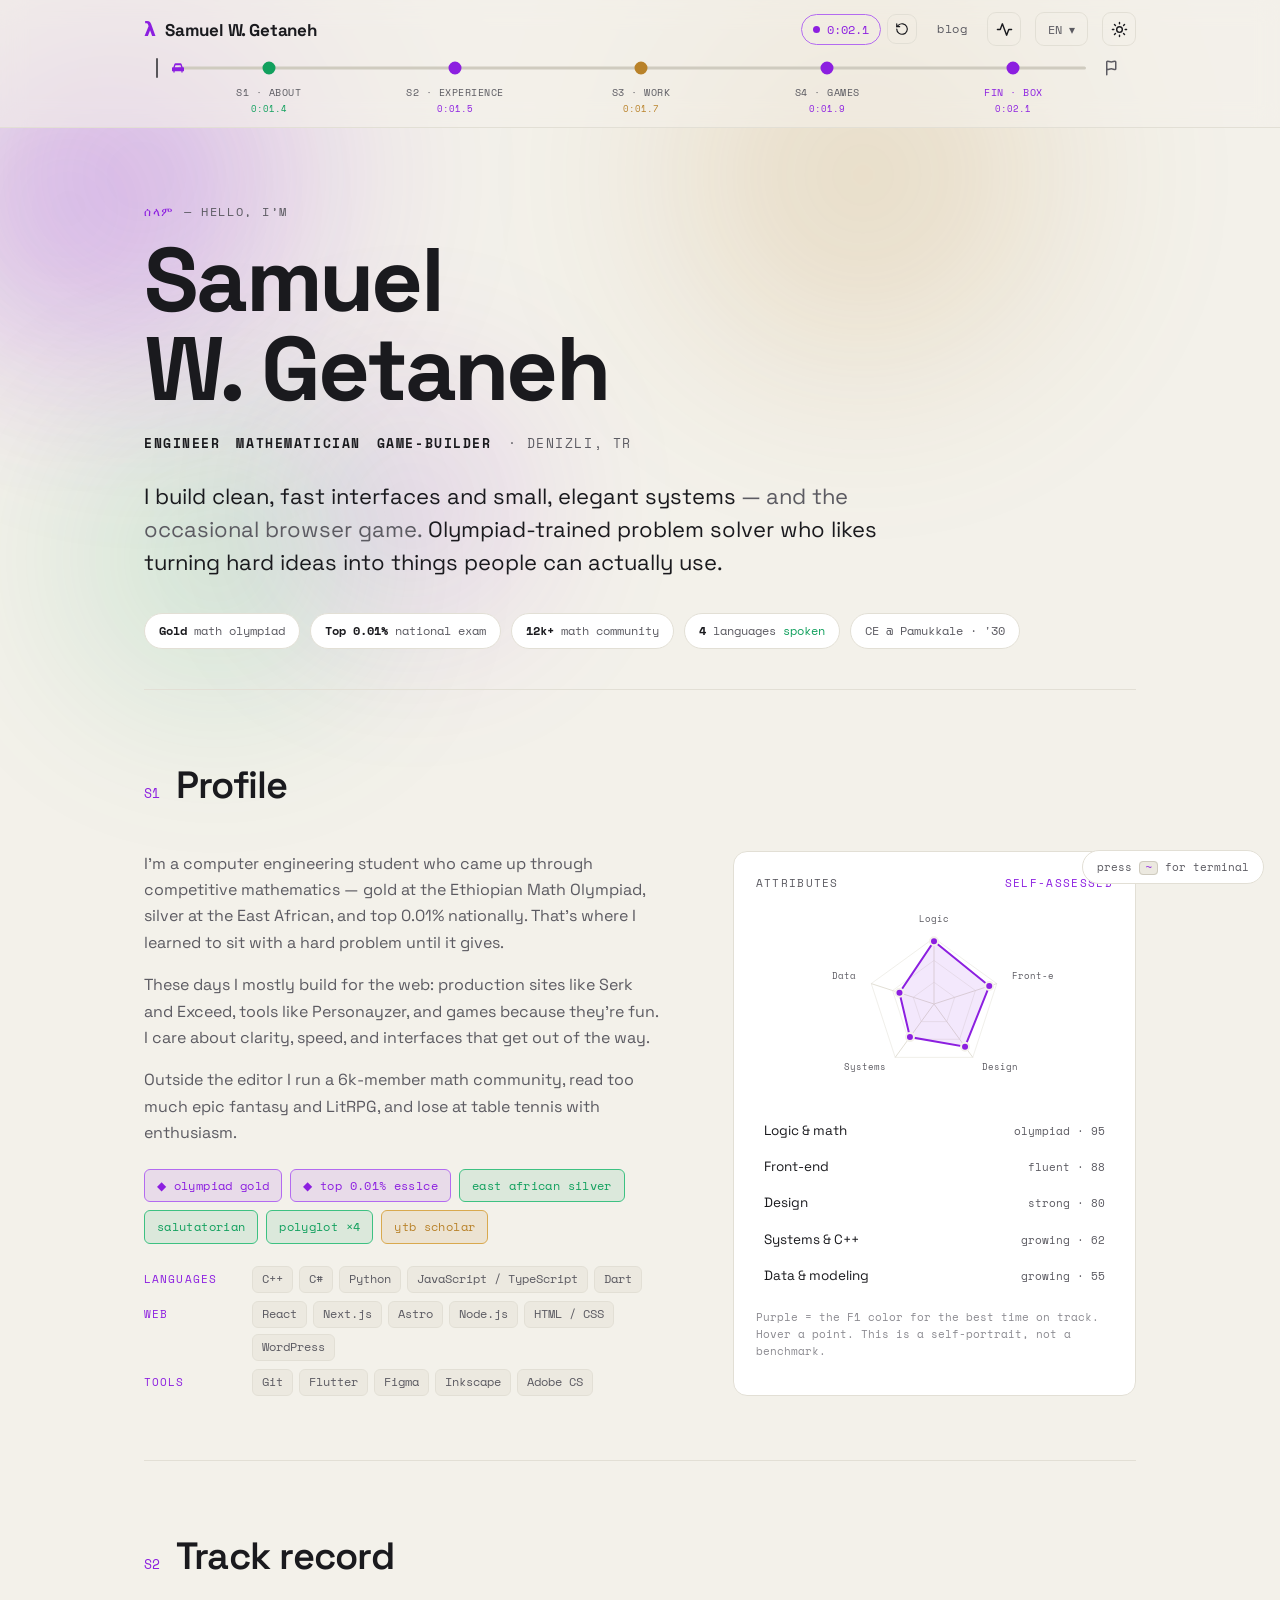
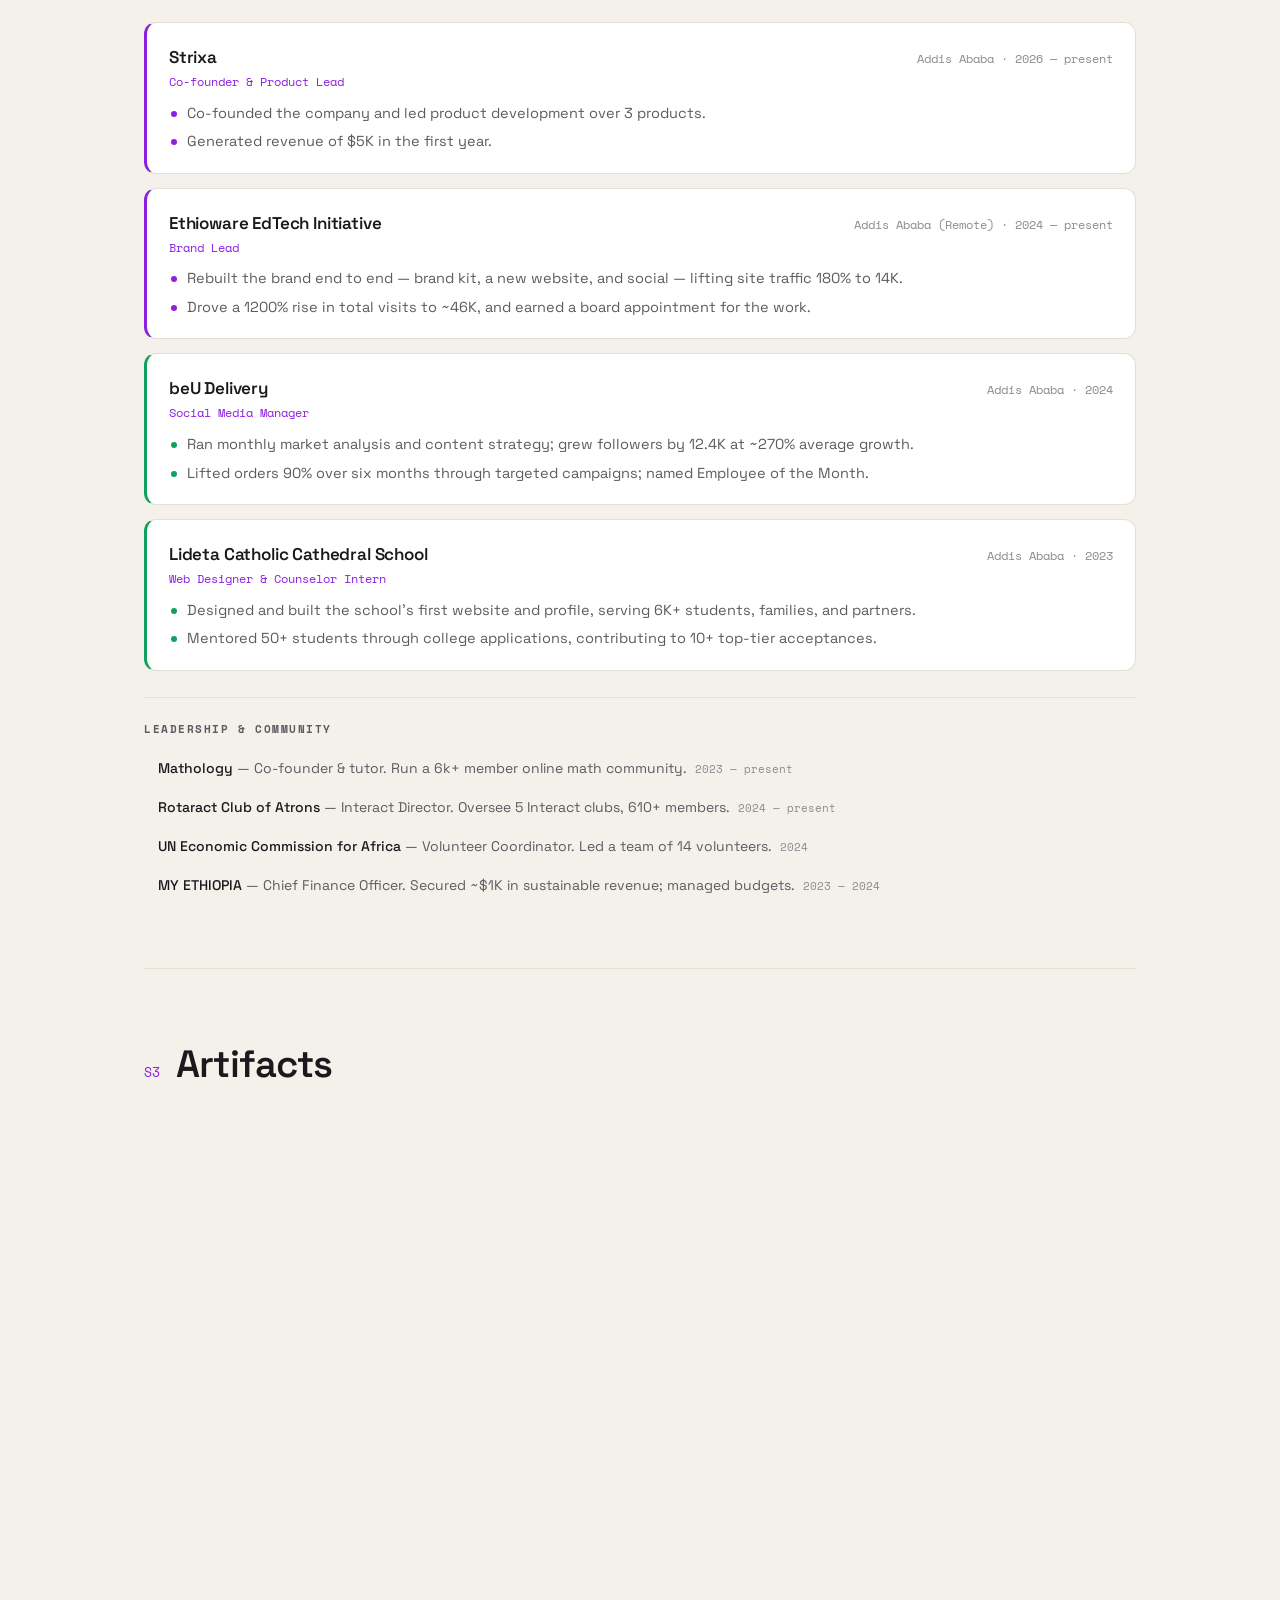
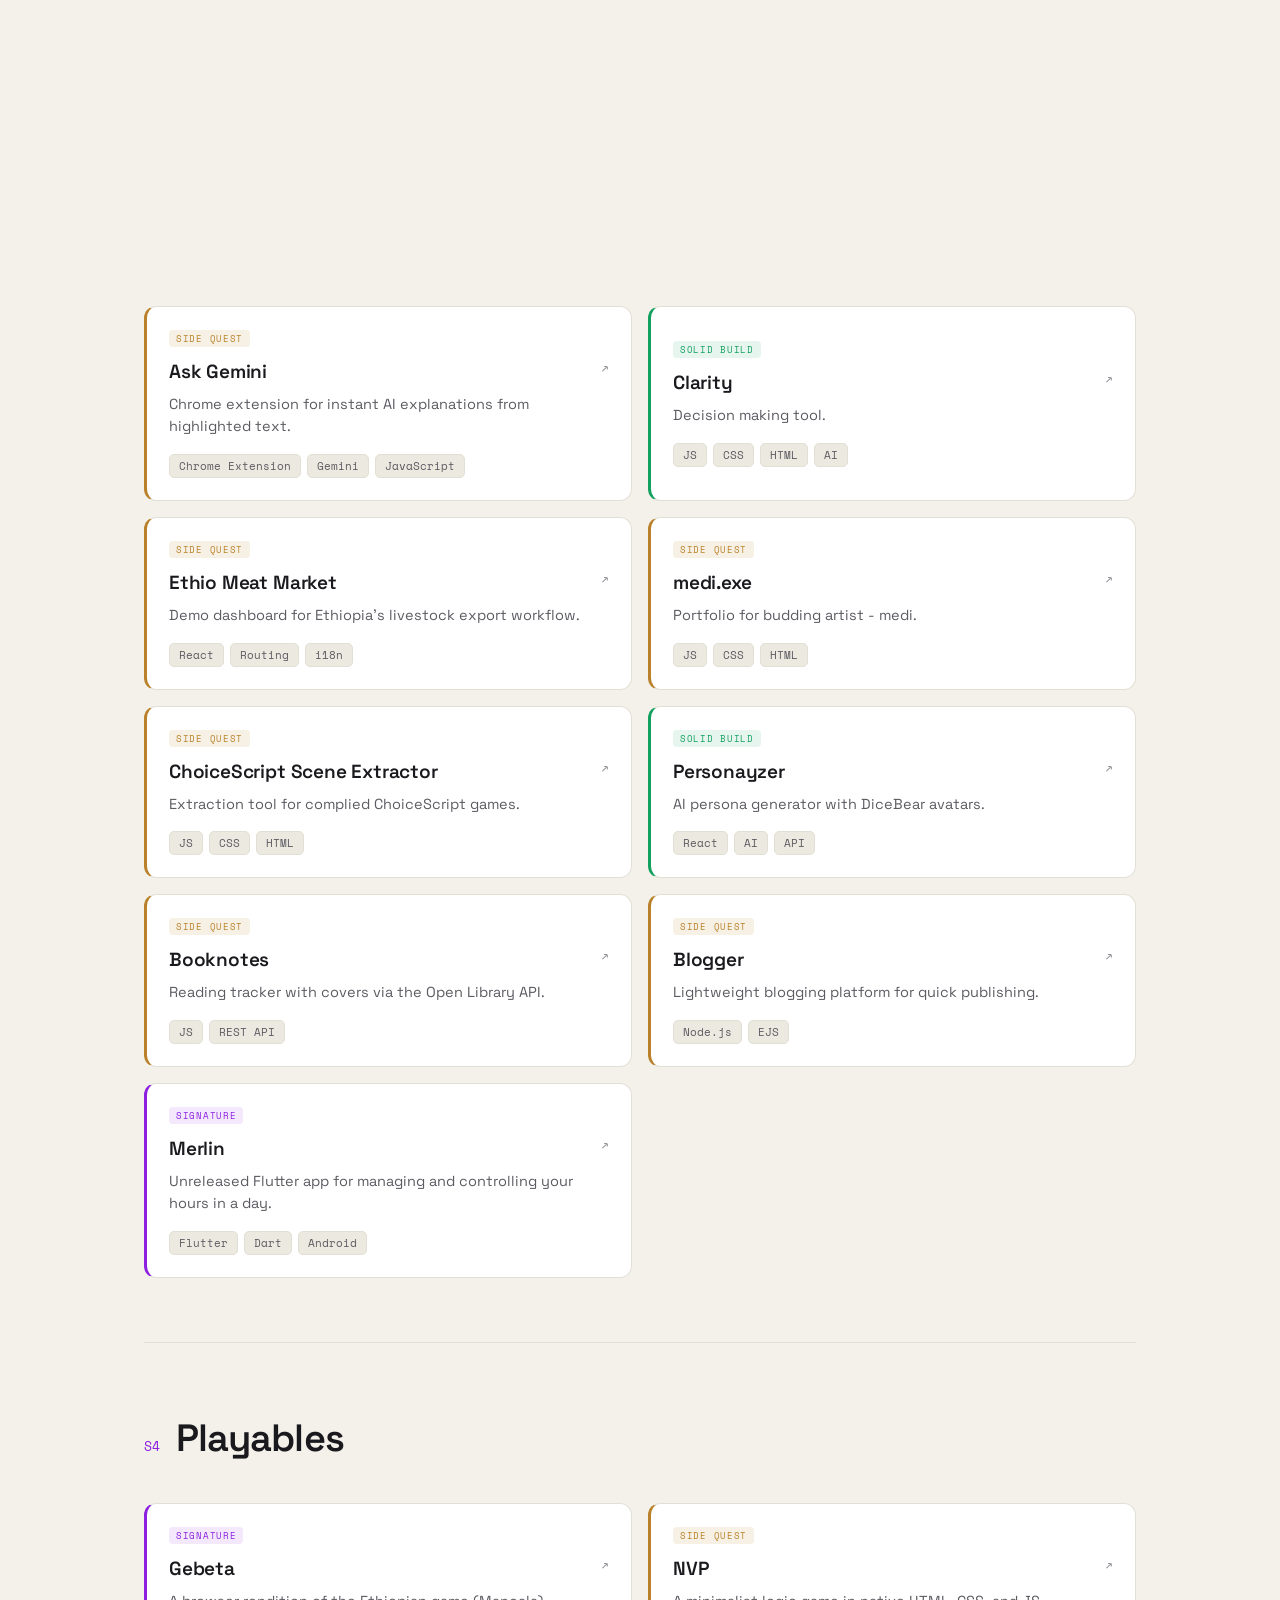
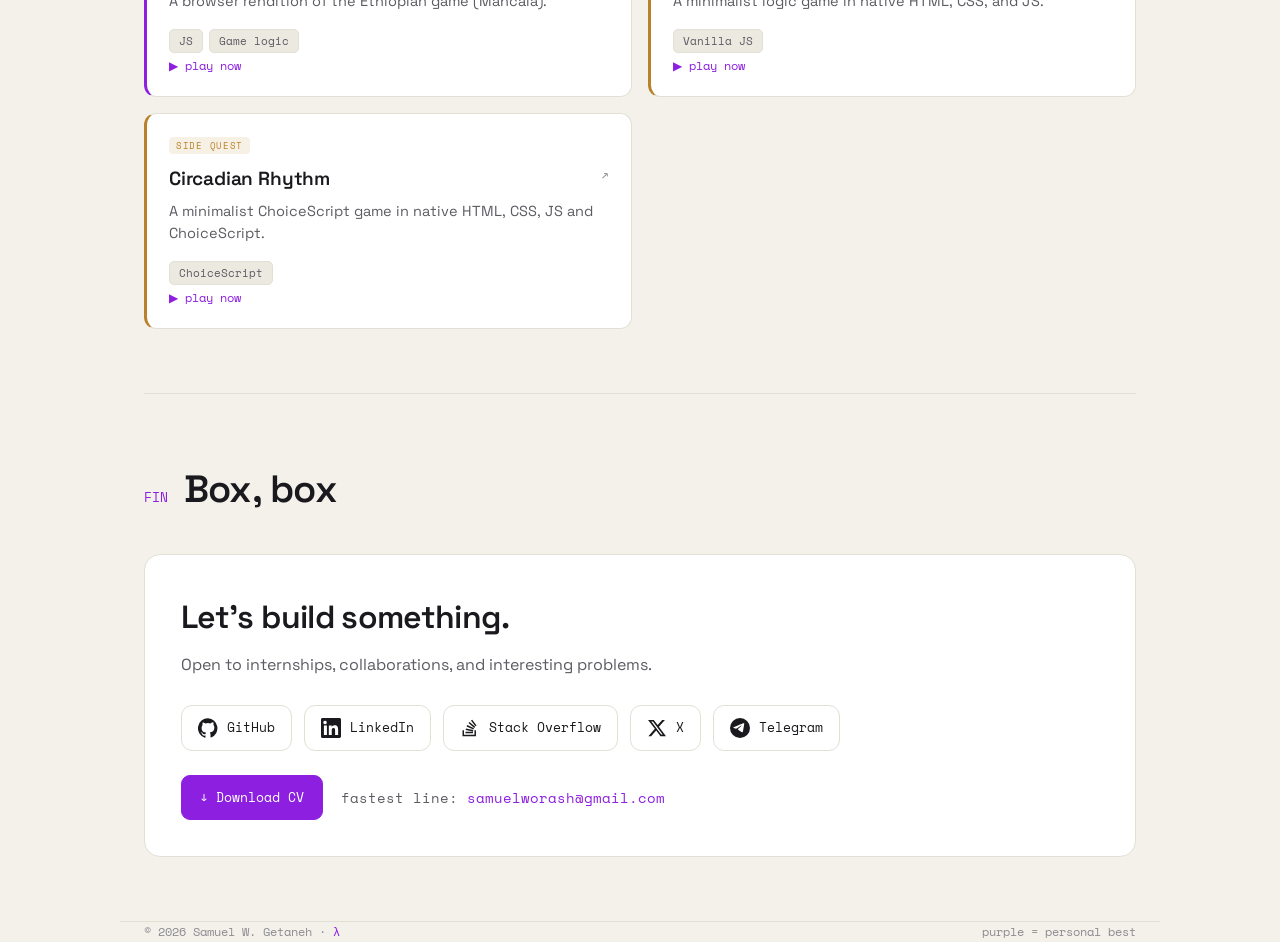
<file: f1-portfolio/index.html>
<!DOCTYPE html><html lang="en"> <head><meta charset="utf-8"><meta name="viewport" content="width=device-width, initial-scale=1"><title>Samuel W. Getaneh — engineer, mathematician, game-builder</title><meta name="description" content="Samuel W. Getaneh — computer engineer, mathematician, and game-builder. Selected work, playable games, and how to reach me."><link rel="canonical" href="https://kmab5.github.io/f1-portfolio/"><link rel="icon" href="/f1-portfolio/favicon.ico" sizes="32x32"><link rel="icon" type="image/svg+xml" id="faviconSvg" href="/f1-portfolio/favicon.svg"><link rel="apple-touch-icon" href="/f1-portfolio/apple-touch-icon.png"><link rel="manifest" href="/f1-portfolio/site.webmanifest"><meta name="theme-color" content="#0E0E11"><meta property="og:type" content="website"><meta property="og:title" content="Samuel W. Getaneh — engineer, mathematician, game-builder"><meta property="og:description" content="Samuel W. Getaneh — computer engineer, mathematician, and game-builder. Selected work, playable games, and how to reach me."><meta property="og:image" content="https://kmab5.github.io/f1-portfolio/og.png"><meta property="og:url" content="https://kmab5.github.io/f1-portfolio/"><meta name="twitter:card" content="summary_large_image"><meta name="twitter:title" content="Samuel W. Getaneh — engineer, mathematician, game-builder"><meta name="twitter:description" content="Samuel W. Getaneh — computer engineer, mathematician, and game-builder. Selected work, playable games, and how to reach me."><meta name="twitter:image" content="https://kmab5.github.io/f1-portfolio/og.png"><link rel="preconnect" href="https://fonts.googleapis.com"><link rel="preconnect" href="https://fonts.gstatic.com" crossorigin><link href="https://fonts.googleapis.com/css2?family=Space+Grotesk:wght@400;500;600;700&family=Space+Mono:wght@400;700&display=swap" rel="stylesheet"><script>
      (function () {
        var t;
        try { t = localStorage.getItem('theme'); } catch (e) {}
        if (!t) t = matchMedia('(prefers-color-scheme:light)').matches ? 'light' : 'dark';
        document.documentElement.setAttribute('data-theme', t);
        var link = document.getElementById('faviconSvg');
        if (link) link.setAttribute('href', link.getAttribute('href').replace(/favicon[^/]*\.svg$/, t === 'light' ? 'favicon-light.svg' : 'favicon.svg'));
        var tc = document.querySelector('meta[name=theme-color]');
        if (tc) tc.setAttribute('content', t === 'light' ? '#F3F1EA' : '#0E0E11');
      })();
    </script><link rel="stylesheet" href="/f1-portfolio/_astro/Base.CNnlPV1o.css"></head> <body> <div id="bg-bubbles" aria-hidden="true"></div> <header class="top home"> <div class="top-row"> <button class="mark" id="markLink" type="button" aria-label="Samuel W. Getaneh — new lap" title="new lap"> <span class="lam">λ</span> <span class="mark-name">Samuel W. Getaneh</span> </button> <span class="spacer"></span>  <div class="nav-inline"> <div class="clock-group"> <button class="clock" id="clockBtn" title="Pause / play lap" aria-label="Pause / play lap"> <span class="rd" id="rd"></span><span id="lap">0:00.0</span> </button> <button class="icon-btn sm" id="restartBtn" title="Restart lap" aria-label="Restart lap"> <svg width="14" height="14" viewBox="0 0 24 24" fill="none" stroke="currentColor" stroke-width="2" stroke-linecap="round" stroke-linejoin="round"><path d="M3 12a9 9 0 1 0 3-6.7L3 8"></path><path d="M3 3v5h5"></path></svg> </button> </div> <a class="nav-link" href="/f1-portfolio/blog/">blog</a> <button class="icon-btn track-toggle" id="trackToggle" data-action="track" aria-pressed="false" data-hide-label="Hide race track" data-show-label="Show race track" title="Hide race track" aria-label="Hide race track"> <svg id="trackToggleIcon" width="17" height="17" viewBox="0 0 24 24" fill="none" stroke="currentColor" stroke-width="2" stroke-linecap="round" stroke-linejoin="round"><path d="M2 12h4l3-8 6 16 3-8h4"></path></svg> </button> <div id="langDropdown" class="lang-dropdown"> <button id="langToggle" class="lang-btn toggle" aria-haspopup="menu" aria-expanded="false" title="Language">EN ▾</button> <ul id="langMenu" class="lang-menu" role="menu" aria-label="Language"> <li role="none"><a role="menuitem" href="/f1-portfolio/" aria-current="true">English</a></li><li role="none"><a role="menuitem" href="/f1-portfolio/am/">አማርኛ</a></li><li role="none"><a role="menuitem" href="/f1-portfolio/tr/">Türkçe</a></li> </ul> </div> <button class="icon-btn theme-btn" data-action="theme" aria-label="Toggle theme" title="Toggle theme"> <svg class="theme-icon" width="17" height="17" viewBox="0 0 24 24" fill="none" stroke="currentColor" stroke-width="2" stroke-linecap="round"></svg> </button> </div>  <div id="navMenu" class="nav-menu-dd"> <button id="navMenuBtn" class="icon-btn menu-btn" aria-haspopup="menu" aria-expanded="false" aria-label="Menu" title="Menu"> <svg width="18" height="18" viewBox="0 0 24 24" fill="none" stroke="currentColor" stroke-width="2" stroke-linecap="round"><path d="M3 6h18M3 12h18M3 18h18"></path></svg> </button> <div class="nav-menu" role="menu" aria-label="Menu"> <p class="menu-group">Sections</p> <a class="menu-row" role="menuitem" href="#about" data-target="about"> <span class="menu-sector">S1</span><span>about</span> </a><a class="menu-row" role="menuitem" href="#experience" data-target="experience"> <span class="menu-sector">S2</span><span>experience</span> </a><a class="menu-row" role="menuitem" href="#work" data-target="work"> <span class="menu-sector">S3</span><span>work</span> </a><a class="menu-row" role="menuitem" href="#games" data-target="games"> <span class="menu-sector">S4</span><span>games</span> </a><a class="menu-row" role="menuitem" href="#contact" data-target="contact"> <span class="menu-sector">fin</span><span>box</span> </a> <a class="menu-row" role="menuitem" href="/f1-portfolio/blog/"> <span class="menu-sector">·</span><span>blog</span> </a> <div class="menu-div"></div> <p class="menu-group">Language</p> <a class="menu-row" role="menuitem" href="/f1-portfolio/" aria-current="true"> <span class="menu-sector">EN</span><span>English</span> </a><a class="menu-row" role="menuitem" href="/f1-portfolio/am/"> <span class="menu-sector">AM</span><span>አማርኛ</span> </a><a class="menu-row" role="menuitem" href="/f1-portfolio/tr/"> <span class="menu-sector">TR</span><span>Türkçe</span> </a> <div class="menu-div"></div> <button class="menu-row" type="button" data-action="theme"> <span class="menu-sector">◐</span><span>Toggle theme</span> <svg class="theme-icon menu-theme-icon" width="16" height="16" viewBox="0 0 24 24" fill="none" stroke="currentColor" stroke-width="2" stroke-linecap="round"></svg> </button> </div> </div> </div> <div class="track"> <div class="track-strip"> <span class="startgate" aria-hidden="true"></span> <div class="track-rail"> <div class="track-line"><div class="track-fill" id="trackFill"></div></div> <div id="tdots" aria-hidden="true"> <span class="tdot" data-idx="0" style="left:10%"></span><span class="tdot" data-idx="1" style="left:30.5%"></span><span class="tdot" data-idx="2" style="left:51%"></span><span class="tdot" data-idx="3" style="left:71.5%"></span><span class="tdot" data-idx="4" style="left:92%"></span> </div> <span class="car" id="car" aria-hidden="true"> <svg width="16" height="16" viewBox="0 0 24 24" fill="currentColor"><path d="M5 11l1.5-4.5A2 2 0 0 1 8.4 5h7.2a2 2 0 0 1 1.9 1.5L19 11h1a1 1 0 0 1 1 1v4a1 1 0 0 1-1 1h-1v1a1 1 0 0 1-2 0v-1H7v1a1 1 0 0 1-2 0v-1H4a1 1 0 0 1-1-1v-4a1 1 0 0 1 1-1zm2.2 0h9.6l-1-3H8.2z"></path></svg> </span> </div> <button class="finishflag" id="finishFlag" title="new lap" aria-label="finish flag"> <svg width="18" height="18" viewBox="0 0 24 24" fill="none" stroke="currentColor" stroke-width="2" stroke-linecap="round" stroke-linejoin="round"><path d="M5 21V4a1 1 0 0 1 1-1c1.5 0 3 1 5 1s3.5-1 5-1a1 1 0 0 1 1 1v9a1 1 0 0 1-1 1c-1.5 0-3-1-5-1s-3.5 1-5 1"></path></svg> </button> </div> <nav class="track-labels" id="tlabels" aria-label="Sections"> <button class="tlabel" data-idx="0" data-target="about" style="left:10%"> <span class="tlab">S1 · about</span> <span class="tsplit">--:--</span> </button><button class="tlabel" data-idx="1" data-target="experience" style="left:30.5%"> <span class="tlab">S2 · experience</span> <span class="tsplit">--:--</span> </button><button class="tlabel" data-idx="2" data-target="work" style="left:51%"> <span class="tlab">S3 · work</span> <span class="tsplit">--:--</span> </button><button class="tlabel" data-idx="3" data-target="games" style="left:71.5%"> <span class="tlab">S4 · games</span> <span class="tsplit">--:--</span> </button><button class="tlabel" data-idx="4" data-target="contact" style="left:92%"> <span class="tlab">fin · box</span> <span class="tsplit">--:--</span> </button> </nav> </div>  <nav class="subnav" aria-label="Sections"> <a class="subnav-link" href="#about" data-target="about">about</a><a class="subnav-link" href="#experience" data-target="experience">experience</a><a class="subnav-link" href="#work" data-target="work">work</a><a class="subnav-link" href="#games" data-target="games">games</a><a class="subnav-link" href="#contact" data-target="contact">box</a> </nav> </header> <script>
  (function () {
    function wire(ddId, btnId) {
      var dd = document.getElementById(ddId), btn = document.getElementById(btnId);
      if (!dd || !btn) return;
      btn.addEventListener('click', function (e) {
        e.stopPropagation();
        var open = dd.classList.toggle('open');
        btn.setAttribute('aria-expanded', open ? 'true' : 'false');
      });
      document.addEventListener('click', function (e) {
        if (!dd.contains(e.target)) { dd.classList.remove('open'); btn.setAttribute('aria-expanded', 'false'); }
      });
      document.addEventListener('keydown', function (e) {
        if (e.key === 'Escape') { dd.classList.remove('open'); btn.setAttribute('aria-expanded', 'false'); }
      });
    }
    wire('langDropdown', 'langToggle');
    wire('navMenu', 'navMenuBtn');
  })();
</script> <main class="wrap"> <section id="start" class="hero" style="border-top:0"> <div class="greet rv"><span class="eyebrow"><span class="am">ሰላም</span> — hello, i’m</span></div> <h1 class="name rv">Samuel<br>W. Getaneh</h1> <div class="role rv"> <span><b>Engineer</b></span><span><b>Mathematician</b></span><span><b>Game-builder</b></span> <span>· Denizli, TR</span> </div> <p class="lede rv">I build clean, fast interfaces and small, elegant systems<span class="q"> — and the occasional browser game.</span> Olympiad-trained problem solver who likes turning hard ideas into things people can actually use.</p> <div class="timing rv"> <span class="chip"> <b>Gold</b> math olympiad  </span><span class="chip"> <b>Top 0.01%</b> national exam  </span><span class="chip"> <b>12k+</b> math community  </span><span class="chip"> <b>4</b> languages <span class="u">spoken</span> </span><span class="chip mono"> CE @ Pamukkale · &#39;30 </span> </div> </section><section id="about"> <div class="s-head rv"><span class="idx">S1</span><h2>Profile</h2></div> <div class="about-grid"> <div class="bio rv"> <p>I’m a computer engineering student who came up through competitive mathematics — gold at the Ethiopian Math Olympiad, silver at the East African, and top 0.01% nationally. That’s where I learned to sit with a hard problem until it gives.</p> <p>These days I mostly build for the web: production sites like Serk and Exceed, tools like Personayzer, and games because they’re fun. I care about clarity, speed, and interfaces that get out of the way.</p> <p>Outside the editor I run a 6k-member math community, read too much epic fantasy and LitRPG, and lose at table tennis with enthusiasm.</p> <div class="titles"> <span class="pill best">◆ olympiad gold</span><span class="pill best">◆ top 0.01% esslce</span><span class="pill good">east african silver</span><span class="pill good">salutatorian</span><span class="pill good">polyglot ×4</span><span class="pill side">ytb scholar</span> </div> <dl class="toolkit"> <div class="toolkit-row"> <dt>Languages</dt> <dd><span class="skill">C++</span><span class="skill">C#</span><span class="skill">Python</span><span class="skill">JavaScript / TypeScript</span><span class="skill">Dart</span></dd> </div><div class="toolkit-row"> <dt>Web</dt> <dd><span class="skill">React</span><span class="skill">Next.js</span><span class="skill">Astro</span><span class="skill">Node.js</span><span class="skill">HTML / CSS</span><span class="skill">WordPress</span></dd> </div><div class="toolkit-row"> <dt>Tools</dt> <dd><span class="skill">Git</span><span class="skill">Flutter</span><span class="skill">Figma</span><span class="skill">Inkscape</span><span class="skill">Adobe CS</span></dd> </div> </dl> </div> <aside class="panel rv" aria-label="attributes"> <div class="panel-h"><span>attributes</span><span class="pb">self-assessed</span></div> <div class="radar-wrap"> <svg id="radar" viewBox="0 0 240 200" width="240" height="200" role="img" aria-label="Attribute radar chart"> <polygon class="radar-grid" points="120,78.22 140.71401092490845,93.26960986251365 132.80196279493006,117.62039013748635 107.19803720506994,117.62039013748635 99.28598907509155,93.26960986251365"></polygon><polygon class="radar-grid" points="120,56.44 161.4280218498169,86.5392197250273 145.60392558986013,135.2407802749727 94.39607441013987,135.2407802749727 78.5719781501831,86.5392197250273"></polygon><polygon class="radar-grid" points="120,34 182.76973007548014,79.60487837125348 158.79382665130322,153.39512162874652 81.20617334869678,153.39512162874652 57.23026992451986,79.60487837125348"></polygon> <line class="radar-axis" x1="120" y1="100" x2="120" y2="34"></line><line class="radar-axis" x1="120" y1="100" x2="182.76973007548014" y2="79.60487837125348"></line><line class="radar-axis" x1="120" y1="100" x2="158.79382665130322" y2="153.39512162874652"></line><line class="radar-axis" x1="120" y1="100" x2="81.20617334869678" y2="153.39512162874652"></line><line class="radar-axis" x1="120" y1="100" x2="57.23026992451986" y2="79.60487837125348"></line> <polygon class="radar-poly" id="rpoly" points="120,37.3 175.23736246642252,82.05229296670305 151.03506132104258,142.7160973029972 95.947827476192,133.10497540982286 85.47664845848593,88.78268310418942"></polygon> <circle class="radar-vtx" data-i="0" cx="120" cy="37.3" r="4"></circle><circle class="radar-vtx" data-i="1" cx="175.23736246642252" cy="82.05229296670305" r="4"></circle><circle class="radar-vtx" data-i="2" cx="151.03506132104258" cy="142.7160973029972" r="4"></circle><circle class="radar-vtx" data-i="3" cx="95.947827476192" cy="133.10497540982286" r="4"></circle><circle class="radar-vtx" data-i="4" cx="85.47664845848593" cy="88.78268310418942" r="4"></circle> <text class="radar-lbl" data-i="0" x="120" y="18" text-anchor="middle">Logic</text><text class="radar-lbl" data-i="1" x="197.9866343362026" y="74.66060646125432" text-anchor="start">Front-end</text><text class="radar-lbl" data-i="2" x="168.1983906879828" y="166.3393935387457" text-anchor="start">Design</text><text class="radar-lbl" data-i="3" x="71.8016093120172" y="166.3393935387457" text-anchor="end">Systems</text><text class="radar-lbl" data-i="4" x="42.0133656637974" y="74.66060646125432" text-anchor="end">Data</text> </svg> </div> <div class="attr-list" id="attr-list"> <div class="attr-item" data-i="0"><span>Logic &amp; math</span><span class="lv">olympiad · 95</span></div><div class="attr-item" data-i="1"><span>Front-end</span><span class="lv">fluent · 88</span></div><div class="attr-item" data-i="2"><span>Design</span><span class="lv">strong · 80</span></div><div class="attr-item" data-i="3"><span>Systems &amp; C++</span><span class="lv">growing · 62</span></div><div class="attr-item" data-i="4"><span>Data &amp; modeling</span><span class="lv">growing · 55</span></div> </div> <p class="note">Purple = the F1 color for the best time on track. Hover a point. This is a self-portrait, not a benchmark.</p> </aside> </div> </section><section id="experience"> <div class="s-head rv"><span class="idx">S2</span><h2>Track record</h2></div> <div class="xp-list"> <article class="xp-item rv best"> <div class="xp-head"> <div class="xp-title"><span class="xp-org">Strixa</span><span class="xp-role">Co-founder &amp; Product Lead</span></div> <div class="xp-meta">Addis Ababa · 2026 — present</div> </div> <ul class="xp-points"> <li>Co-founded the company and led product development over 3 products.</li><li>Generated revenue of $5K in the first year.</li> </ul> </article><article class="xp-item rv best"> <div class="xp-head"> <div class="xp-title"><span class="xp-org">Ethioware EdTech Initiative</span><span class="xp-role">Brand Lead</span></div> <div class="xp-meta">Addis Ababa (Remote) · 2024 — present</div> </div> <ul class="xp-points"> <li>Rebuilt the brand end to end — brand kit, a new website, and social — lifting site traffic 180% to 14K.</li><li>Drove a 1200% rise in total visits to ~46K, and earned a board appointment for the work.</li> </ul> </article><article class="xp-item rv good"> <div class="xp-head"> <div class="xp-title"><span class="xp-org">beU Delivery</span><span class="xp-role">Social Media Manager</span></div> <div class="xp-meta">Addis Ababa · 2024</div> </div> <ul class="xp-points"> <li>Ran monthly market analysis and content strategy; grew followers by 12.4K at ~270% average growth.</li><li>Lifted orders 90% over six months through targeted campaigns; named Employee of the Month.</li> </ul> </article><article class="xp-item rv good"> <div class="xp-head"> <div class="xp-title"><span class="xp-org">Lideta Catholic Cathedral School</span><span class="xp-role">Web Designer &amp; Counselor Intern</span></div> <div class="xp-meta">Addis Ababa · 2023</div> </div> <ul class="xp-points"> <li>Designed and built the school’s first website and profile, serving 6K+ students, families, and partners.</li><li>Mentored 50+ students through college applications, contributing to 10+ top-tier acceptances.</li> </ul> </article> </div> <div class="lead-block rv"> <h3 class="lead-h">Leadership &amp; community</h3> <ul class="lead-list"> <li class="lead-item"> <span class="lead-org">Mathology</span> — Co-founder &amp; tutor. Run a 6k+ member online math community. <span class="lead-period">2023 — present</span> </li><li class="lead-item"> <span class="lead-org">Rotaract Club of Atrons</span> — Interact Director. Oversee 5 Interact clubs, 610+ members. <span class="lead-period">2024 — present</span> </li><li class="lead-item"> <span class="lead-org">UN Economic Commission for Africa</span> — Volunteer Coordinator. Led a team of 14 volunteers. <span class="lead-period">2024</span> </li><li class="lead-item"> <span class="lead-org">MY ETHIOPIA</span> — Chief Finance Officer. Secured ~$1K in sustainable revenue; managed budgets. <span class="lead-period">2023 — 2024</span> </li> </ul> </div> </section><section id="work"> <div class="s-head rv"><span class="idx">S3</span><h2>Artifacts</h2></div> <div class="grid"> <button class="card best rv" data-name="Teregna" data-tier="best" data-tierlabel="signature" data-role="Full build" data-year="2026" data-long="Receiver app and provider portal for finding businesses, sending requests, and tracking queue position in real time, with a separate backend contract and docs repo." data-tags="Next.js,Supabase,TanStack Query" data-live="https://teregna-web.vercel.app" data-repo="https://github.com/kmab5/teregna-web" data-playable> <span class="tier-tag best">signature</span> <div class="ctop"><h3>Teregna</h3><span class="arrow">↗</span></div> <p>Queue-based discovery and request app for local providers.</p> <div class="stack"><span class="tag">Next.js</span><span class="tag">Supabase</span><span class="tag">TanStack Query</span></div>  </button><button class="card best rv" data-name="IdeaBoard" data-tier="best" data-tierlabel="signature" data-role="Full build" data-year="2026" data-long="Infinite canvas for story notes, choices, variables, sketches, and connections so branching narratives stay visible instead of trapped in your head." data-tags="Next.js,Supabase,React Flow" data-live="https://ideaboard-cs.vercel.app" data-repo="https://github.com/kmab5/ideaboard" data-playable> <span class="tier-tag best">signature</span> <div class="ctop"><h3>IdeaBoard</h3><span class="arrow">↗</span></div> <p>Visual canvas for branching stories and interactive fiction.</p> <div class="stack"><span class="tag">Next.js</span><span class="tag">Supabase</span><span class="tag">React Flow</span></div>  </button><button class="card best rv" data-name="Strixa" data-tier="best" data-tierlabel="signature" data-role="Design + build" data-year="2026" data-long="Domain-specific operating systems for businesses that never fully close, with one record per domain and an AI layer that answers only from their own data." data-tags="AI,SaaS,Operations" data-live="https://strixa.org" data-repo data-playable> <span class="tier-tag best">signature</span> <div class="ctop"><h3>Strixa</h3><span class="arrow">↗</span></div> <p>Operating systems for restaurants, schools, and property teams.</p> <div class="stack"><span class="tag">AI</span><span class="tag">SaaS</span><span class="tag">Operations</span></div>  </button><button class="card best rv" data-name="Serk" data-tier="best" data-tierlabel="signature" data-role="Design + build" data-year="2026" data-long="A production Next.js site with English/Amharic localization, server-side rendering, and a catalog-request flow. Built end to end — brand, UI, and front-end." data-tags="Next.js,i18n,SSR" data-live="https://serk.com.et" data-repo data-playable> <span class="tier-tag best">signature</span> <div class="ctop"><h3>Serk</h3><span class="arrow">↗</span></div> <p>Bilingual site for a premium ceramics &amp; marble importer.</p> <div class="stack"><span class="tag">Next.js</span><span class="tag">i18n</span><span class="tag">SSR</span></div>  </button><button class="card good rv" data-name="Field Guides" data-tier="good" data-tierlabel="solid build" data-role="Full build" data-year="2026" data-long="Static client-rendered guide site for publishing informal and formal Markdown guides, including the yatay geçiş field guide and ChoiceScript reference." data-tags="JavaScript,Markdown,Static Site" data-live="https://kmab5.github.io/field-guides" data-repo="https://github.com/kmab5/field-guides" data-playable> <span class="tier-tag good">solid build</span> <div class="ctop"><h3>Field Guides</h3><span class="arrow">↗</span></div> <p>No-framework guides site for practical student notes.</p> <div class="stack"><span class="tag">JavaScript</span><span class="tag">Markdown</span><span class="tag">Static Site</span></div>  </button><button class="card good rv" data-name="Framer Studio" data-tier="good" data-tierlabel="solid build" data-role="Full build" data-year="2025" data-long="Upload an image, adjust filters and framing, then export a transparent PNG that matches the live preview exactly." data-tags="Next.js,Canvas,Image Editing" data-live="https://framer-studio.vercel.app" data-repo="https://github.com/kmab5/framer-studio" data-playable> <span class="tier-tag good">solid build</span> <div class="ctop"><h3>Framer Studio</h3><span class="arrow">↗</span></div> <p>Image editor for filtering, framing, and transparent export.</p> <div class="stack"><span class="tag">Next.js</span><span class="tag">Canvas</span><span class="tag">Image Editing</span></div>  </button><button class="card good rv" data-name="Beyond Marketing" data-tier="good" data-tierlabel="solid build" data-role="Design + build" data-year="2024" data-long="Brand-forward marketing site with strong visual identity and clear service storytelling." data-tags="Web,Brand" data-live="https://kmab5.github.io/beyond/" data-repo data-playable> <span class="tier-tag good">solid build</span> <div class="ctop"><h3>Beyond Marketing</h3><span class="arrow">↗</span></div> <p>Company site for a creative digital-marketing studio.</p> <div class="stack"><span class="tag">Web</span><span class="tag">Brand</span></div>  </button><button class="card good rv" data-name="Exceed Printing" data-tier="good" data-tierlabel="solid build" data-role="Front-end" data-year="2025" data-long="A modern, responsive marketing site with a clean component system and smooth interactions." data-tags="React,UI" data-live="https://exceed-chi.vercel.app/" data-repo data-playable> <span class="tier-tag good">solid build</span> <div class="ctop"><h3>Exceed Printing</h3><span class="arrow">↗</span></div> <p>Sleek React site for a printing &amp; design company.</p> <div class="stack"><span class="tag">React</span><span class="tag">UI</span></div>  </button><button class="card side rv" data-name="Ask Gemini" data-tier="side" data-tierlabel="side quest" data-role="Full build" data-year="2026" data-long="A privacy-conscious Chrome extension that shows a floating button over selected text, lets you choose a Gemini model, and returns short direct answers." data-tags="Chrome Extension,Gemini,JavaScript" data-live="https://kmab5.github.io/ask-gemini" data-repo="https://github.com/kmab5/ask-gemini" data-playable> <span class="tier-tag side">side quest</span> <div class="ctop"><h3>Ask Gemini</h3><span class="arrow">↗</span></div> <p>Chrome extension for instant AI explanations from highlighted text.</p> <div class="stack"><span class="tag">Chrome Extension</span><span class="tag">Gemini</span><span class="tag">JavaScript</span></div>  </button><button class="card good rv" data-name="Clarity" data-tier="good" data-tierlabel="solid build" data-role="Full build" data-year="2025" data-long="Ask a simple question that has been troubling you and using AI generated penetrating questions, helps you reach decision in one minute." data-tags="JS,CSS,HTML,AI" data-live="https://clarity-psi-three.vercel.app/" data-repo data-playable> <span class="tier-tag good">solid build</span> <div class="ctop"><h3>Clarity</h3><span class="arrow">↗</span></div> <p>Decision making tool.</p> <div class="stack"><span class="tag">JS</span><span class="tag">CSS</span><span class="tag">HTML</span><span class="tag">AI</span></div>  </button><button class="card side rv" data-name="Ethio Meat Market" data-tier="side" data-tierlabel="side quest" data-role="Front-end" data-year="2025" data-long="A React dashboard prototype for suppliers, exporters, abattoirs, airlines, and regulators, with multilingual UI, sample analytics, and role-based screens." data-tags="React,Routing,i18n" data-live="https://kmab5.github.io/ethio-meat-market" data-repo="https://github.com/kmab5/ethio-meat-market" data-playable> <span class="tier-tag side">side quest</span> <div class="ctop"><h3>Ethio Meat Market</h3><span class="arrow">↗</span></div> <p>Demo dashboard for Ethiopia&#39;s livestock export workflow.</p> <div class="stack"><span class="tag">React</span><span class="tag">Routing</span><span class="tag">i18n</span></div>  </button><button class="card side rv" data-name="medi.exe" data-tier="side" data-tierlabel="side quest" data-role="Full build" data-year="2025" data-long="Designed and implemented artist portfolio website for a budding artist. Check her out!" data-tags="JS,CSS,HTML" data-live="https://medi-exe.vercel.app/" data-repo data-playable> <span class="tier-tag side">side quest</span> <div class="ctop"><h3>medi.exe</h3><span class="arrow">↗</span></div> <p>Portfolio for budding artist - medi.</p> <div class="stack"><span class="tag">JS</span><span class="tag">CSS</span><span class="tag">HTML</span></div>  </button><button class="card side rv" data-name="ChoiceScript Scene Extractor" data-tier="side" data-tierlabel="side quest" data-role="Full build" data-year="2024" data-long="Uploads and extracts all the scene files inside a compiled index.html file of a compiled ChoiceScript game, downloads all of them in zip format." data-tags="JS,CSS,HTML" data-live="https://kmab5.github.io/choicescript-scene-extractor/" data-repo data-playable> <span class="tier-tag side">side quest</span> <div class="ctop"><h3>ChoiceScript Scene Extractor</h3><span class="arrow">↗</span></div> <p>Extraction tool for complied ChoiceScript games.</p> <div class="stack"><span class="tag">JS</span><span class="tag">CSS</span><span class="tag">HTML</span></div>  </button><button class="card good rv" data-name="Personayzer" data-tier="good" data-tierlabel="solid build" data-role="Full build" data-year="2024" data-long="Generates creative personas with matching avatars for identity building. A small, fun tool exploring generative UX." data-tags="React,AI,API" data-live="https://peronayzer.onrender.com/" data-repo data-playable> <span class="tier-tag good">solid build</span> <div class="ctop"><h3>Personayzer</h3><span class="arrow">↗</span></div> <p>AI persona generator with DiceBear avatars.</p> <div class="stack"><span class="tag">React</span><span class="tag">AI</span><span class="tag">API</span></div>  </button><button class="card side rv" data-name="Booknotes" data-tier="side" data-tierlabel="side quest" data-role="Full build" data-year="2024" data-long="A personal library and reading-notes tracker that pulls book covers and metadata from the Open Library API." data-tags="JS,REST API" data-live data-repo="https://github.com/kmab5/booknotes.ang" data-playable> <span class="tier-tag side">side quest</span> <div class="ctop"><h3>Booknotes</h3><span class="arrow">↗</span></div> <p>Reading tracker with covers via the Open Library API.</p> <div class="stack"><span class="tag">JS</span><span class="tag">REST API</span></div>  </button><button class="card side rv" data-name="Blogger" data-tier="side" data-tierlabel="side quest" data-role="Full build" data-year="2024" data-long="A minimal blogging platform built with Node.js and EJS templating for fast content publishing." data-tags="Node.js,EJS" data-live data-repo="https://github.com/kmab5/blogger.ang" data-playable> <span class="tier-tag side">side quest</span> <div class="ctop"><h3>Blogger</h3><span class="arrow">↗</span></div> <p>Lightweight blogging platform for quick publishing.</p> <div class="stack"><span class="tag">Node.js</span><span class="tag">EJS</span></div>  </button><button class="card best rv" data-name="Merlin" data-tier="best" data-tierlabel="signature" data-role="Full build" data-year="2026" data-long="A cross-platform used for Flutter productivity application used for tracking how you spend your hours in the day." data-tags="Flutter,Dart,Android" data-live data-repo="https://github.com/kmab5/merlin" data-playable> <span class="tier-tag best">signature</span> <div class="ctop"><h3>Merlin</h3><span class="arrow">↗</span></div> <p>Unreleased Flutter app for managing and controlling your hours in a day.</p> <div class="stack"><span class="tag">Flutter</span><span class="tag">Dart</span><span class="tag">Android</span></div>  </button> </div> </section><section id="games"> <div class="s-head rv"><span class="idx">S4</span><h2>Playables</h2></div> <div class="grid"> <button class="card best rv" data-name="Gebeta" data-tier="best" data-tierlabel="signature" data-role="Full build" data-year="2024" data-long="A faithful, playable version of the traditional Ethiopian board game — rules engine, turn logic, and a clean interactive board, all in the browser." data-tags="JS,Game logic" data-live="https://gebeta-kmab.vercel.app/" data-repo data-playable="1"> <span class="tier-tag best">signature</span> <div class="ctop"><h3>Gebeta</h3><span class="arrow">↗</span></div> <p>A browser rendition of the Ethiopian game (Mancala).</p> <div class="stack"><span class="tag">JS</span><span class="tag">Game logic</span></div> <span class="play">▶ play now</span> </button><button class="card side rv" data-name="NVP" data-tier="side" data-tierlabel="side quest" data-role="Full build" data-year="2023" data-long="A small, snappy logic puzzle built with zero dependencies — a study in doing more with vanilla web tech." data-tags="Vanilla JS" data-live="https://nvp-kmab.vercel.app/" data-repo="https://github.com/kmab5/nvp" data-playable="1"> <span class="tier-tag side">side quest</span> <div class="ctop"><h3>NVP</h3><span class="arrow">↗</span></div> <p>A minimalist logic game in native HTML, CSS, and JS.</p> <div class="stack"><span class="tag">Vanilla JS</span></div> <span class="play">▶ play now</span> </button><button class="card side rv" data-name="Circadian Rhythm" data-tier="side" data-tierlabel="side quest" data-role="Full build" data-year="2024" data-long="A small, short interactive fiction about our bodies circadian rhythm written in ChoiceScript." data-tags="ChoiceScript" data-live="https://kmab5.github.io/circadia-cs/" data-repo data-playable="1"> <span class="tier-tag side">side quest</span> <div class="ctop"><h3>Circadian Rhythm</h3><span class="arrow">↗</span></div> <p>A minimalist ChoiceScript game in native HTML, CSS, JS and ChoiceScript.</p> <div class="stack"><span class="tag">ChoiceScript</span></div> <span class="play">▶ play now</span> </button> </div> </section><section id="contact"> <div class="s-head rv"><span class="idx">FIN</span><h2>Box, box</h2></div> <div class="box rv"> <div class="lead">Let’s build something.</div> <p class="sub">Open to internships, collaborations, and interesting problems.</p> <div class="socials"> <a class="soc" href="https://github.com/kmab5" target="_blank" rel="noopener" aria-label="GitHub"> <svg viewBox="0 0 24 24"><path d="M12 .3a12 12 0 0 0-3.8 23.4c.6.1.8-.3.8-.6v-2c-3.3.7-4-1.6-4-1.6-.6-1.4-1.3-1.8-1.3-1.8-1.1-.7 0-.7 0-.7 1.2 0 1.8 1.2 1.8 1.2 1.1 1.8 2.8 1.3 3.5 1 .1-.8.4-1.3.8-1.6-2.7-.3-5.5-1.3-5.5-5.9 0-1.3.5-2.4 1.2-3.2 0-.3-.5-1.5.2-3.2 0 0 1-.3 3.3 1.2a11.5 11.5 0 0 1 6 0C17.3 4.7 18.3 5 18.3 5c.7 1.7.2 2.9.1 3.2.8.8 1.2 1.9 1.2 3.2 0 4.6-2.8 5.6-5.5 5.9.5.3.9 1 .9 2.2v3.3c0 .3.2.7.8.6A12 12 0 0 0 12 .3"/></svg> <span class="soc-name">GitHub</span> </a><a class="soc" href="https://linkedin.com/in/samuel-worash-getaneh" target="_blank" rel="noopener" aria-label="LinkedIn"> <svg viewBox="0 0 24 24"><path d="M20.4 20.5h-3.5v-5.6c0-1.3 0-3-1.9-3s-2.1 1.4-2.1 2.9v5.7H9.4V9h3.4v1.6h.05c.5-.9 1.6-1.9 3.4-1.9 3.6 0 4.3 2.4 4.3 5.5v6.3zM5.3 7.4a2.1 2.1 0 1 1 0-4.1 2.1 2.1 0 0 1 0 4.1zM7.1 20.5H3.5V9h3.6v11.5zM22.2 0H1.8C.8 0 0 .8 0 1.7v20.5C0 23.2.8 24 1.8 24h20.4c1 0 1.8-.8 1.8-1.7V1.7C24 .8 23.2 0 22.2 0z"/></svg> <span class="soc-name">LinkedIn</span> </a><a class="soc" href="https://stackoverflow.com/users/23514684/kmab" target="_blank" rel="noopener" aria-label="Stack Overflow"> <svg viewBox="0 0 24 24"><path d="M17.36 20.2v-5.38h1.79V22H3v-7.18h1.79v5.38zM6.77 14.32l.37-1.75 8.79 1.85-.37 1.75zm1.16-4.2l.76-1.61 8.14 3.79-.76 1.62zm2.26-3.99l1.15-1.38 6.9 5.76-1.15 1.37zM14.64 2l5.18 6.98-1.44 1.06L13.2 3.06zM6.59 18.41v-1.79h8.98v1.79z"/></svg> <span class="soc-name">Stack Overflow</span> </a><a class="soc" href="https://twitter.com/kmab_5" target="_blank" rel="noopener" aria-label="X"> <svg viewBox="0 0 24 24"><path d="M18.2 2.25h3.3l-7.2 8.26 8.5 11.24H16.2l-5.2-6.82L4.99 21.75H1.68l7.73-8.84L1.25 2.25H8.1l4.7 6.23zM17 19.77h1.83L7.08 4.13H5.12z"/></svg> <span class="soc-name">X</span> </a><a class="soc" href="https://t.me/k_m_a_b" target="_blank" rel="noopener" aria-label="Telegram"> <svg viewBox="0 0 24 24"><path d="M12 0A12 12 0 1 0 12 24 12 12 0 0 0 12 0zm5 7.2c-.2 1.9-1 6.5-1.4 8.6-.2.9-.5 1.2-.8 1.2-.7.1-1.2-.4-1.9-.9l-2.7-1.8c-1.2-.8-.4-1.2.3-1.9.2-.2 3.2-3 3.3-3.2 0-.1 0-.2-.1-.2-.1-.1-.2 0-.2 0l-5 3.3c-.5.3-.9.5-1.3.5-.4 0-1.3-.2-1.9-.5-.7-.2-1.3-.4-1.3-.8 0-.2.3-.4.9-.7 3.5-1.5 5.8-2.5 7-3 3.3-1.4 4-1.6 4.5-1.6.1 0 .3 0 .5.1.1.1.1.2.2.5z"/></svg> <span class="soc-name">Telegram</span> </a> </div> <div class="cta-row"> <a class="btn primary" href="/f1-portfolio/samuel-getaneh-cv.pdf" target="_blank" rel="noopener">↓ Download CV</a> <span class="em">fastest line: <a href="mailto:samuelworash@gmail.com">samuelworash@gmail.com</a></span> </div> </div> </section> </main> <footer class="wrap"> <span>© 2026 Samuel W. Getaneh · <span class="lam" id="footLam" style="cursor:pointer" title="click me">λ</span></span> <span>purple = personal best</span> </footer> <div class="modal" id="modal" role="dialog" aria-modal="true" aria-labelledby="m-title"> <div class="mcard" id="mcard"> <div class="mtop"><h3 id="m-title"></h3><button class="mclose" id="mClose" aria-label="Close">✕</button></div> <div class="mmeta" id="m-meta"></div> <p class="long" id="m-long"></p> <div class="stack" id="m-stack"></div> <div class="mactions" id="m-actions"></div> </div> </div> <button class="term-hint" id="termHint" aria-label="Open terminal">press <kbd>~</kbd> for terminal</button> <div class="term-overlay" id="termOverlay" role="dialog" aria-label="Terminal" aria-modal="true"> <div class="term"> <div class="term-bar"> <span class="dot" style="background:#ff5f56"></span><span class="dot" style="background:#ffbd2e"></span><span class="dot" style="background:#27c93f"></span> <span style="margin-left:8px">samuel@portfolio — type <b style="color:var(--best)">help</b> · esc to close</span> </div> <div class="term-body" id="termBody"></div> <div class="term-in"><span class="p">$</span><input id="termInput" autocomplete="off" spellcheck="false" aria-label="Terminal input"></div> </div> </div> <script type="application/json" id="site-data">{"locale":"en","facts":["I once solved a competition geometry problem three different ways just to be sure.","Amharic is my first language; I also get by in Turkish and Arabic.","I run a 6,000-member online math community.","Gebeta is one of the oldest known board games — I rebuilt it for the browser.","I read far more LitRPG than is strictly reasonable.","The λ is here because a clean abstraction is the most satisfying thing in code."],"commands":{"coffee":"brewing… this whole portfolio runs on it.","ethiopia":"ሰላም — proudly from Addis Ababa.","motto":"make hard things usable."},"email":"samuelworash@gmail.com","ui":{"play":"play now","visit":"visit live","source":"view source"},"work":[{"name":"Ask Gemini","live":"https://kmab5.github.io/ask-gemini","repo":"https://github.com/kmab5/ask-gemini"},{"name":"Beyond Marketing","live":"https://kmab5.github.io/beyond/","repo":""},{"name":"Blogger","live":"","repo":"https://github.com/kmab5/blogger.ang"},{"name":"Booknotes","live":"","repo":"https://github.com/kmab5/booknotes.ang"},{"name":"Clarity","live":"https://clarity-psi-three.vercel.app/","repo":""},{"name":"ChoiceScript Scene Extractor","live":"https://kmab5.github.io/choicescript-scene-extractor/","repo":""},{"name":"Ethio Meat Market","live":"https://kmab5.github.io/ethio-meat-market","repo":"https://github.com/kmab5/ethio-meat-market"},{"name":"Exceed Printing","live":"https://exceed-chi.vercel.app/","repo":""},{"name":"Field Guides","live":"https://kmab5.github.io/field-guides","repo":"https://github.com/kmab5/field-guides"},{"name":"Framer Studio","live":"https://framer-studio.vercel.app","repo":"https://github.com/kmab5/framer-studio"},{"name":"IdeaBoard","live":"https://ideaboard-cs.vercel.app","repo":"https://github.com/kmab5/ideaboard"},{"name":"medi.exe","live":"https://medi-exe.vercel.app/","repo":""},{"name":"Merlin","live":"","repo":"https://github.com/kmab5/merlin"},{"name":"Personayzer","live":"https://peronayzer.onrender.com/","repo":""},{"name":"Serk","live":"https://serk.com.et","repo":""},{"name":"Strixa","live":"https://strixa.org","repo":""},{"name":"Teregna","live":"https://teregna-web.vercel.app","repo":"https://github.com/kmab5/teregna-web"}],"games":[{"name":"Circadian Rhythm","live":"https://kmab5.github.io/circadia-cs/","repo":""},{"name":"Gebeta","live":"https://gebeta-kmab.vercel.app/","repo":""},{"name":"NVP","live":"https://nvp-kmab.vercel.app/","repo":"https://github.com/kmab5/nvp"}]}</script><script type="module" src="/f1-portfolio/_astro/Base.astro_astro_type_script_index_0_lang.CitBwf-q.js"></script></body> </html>
</file>
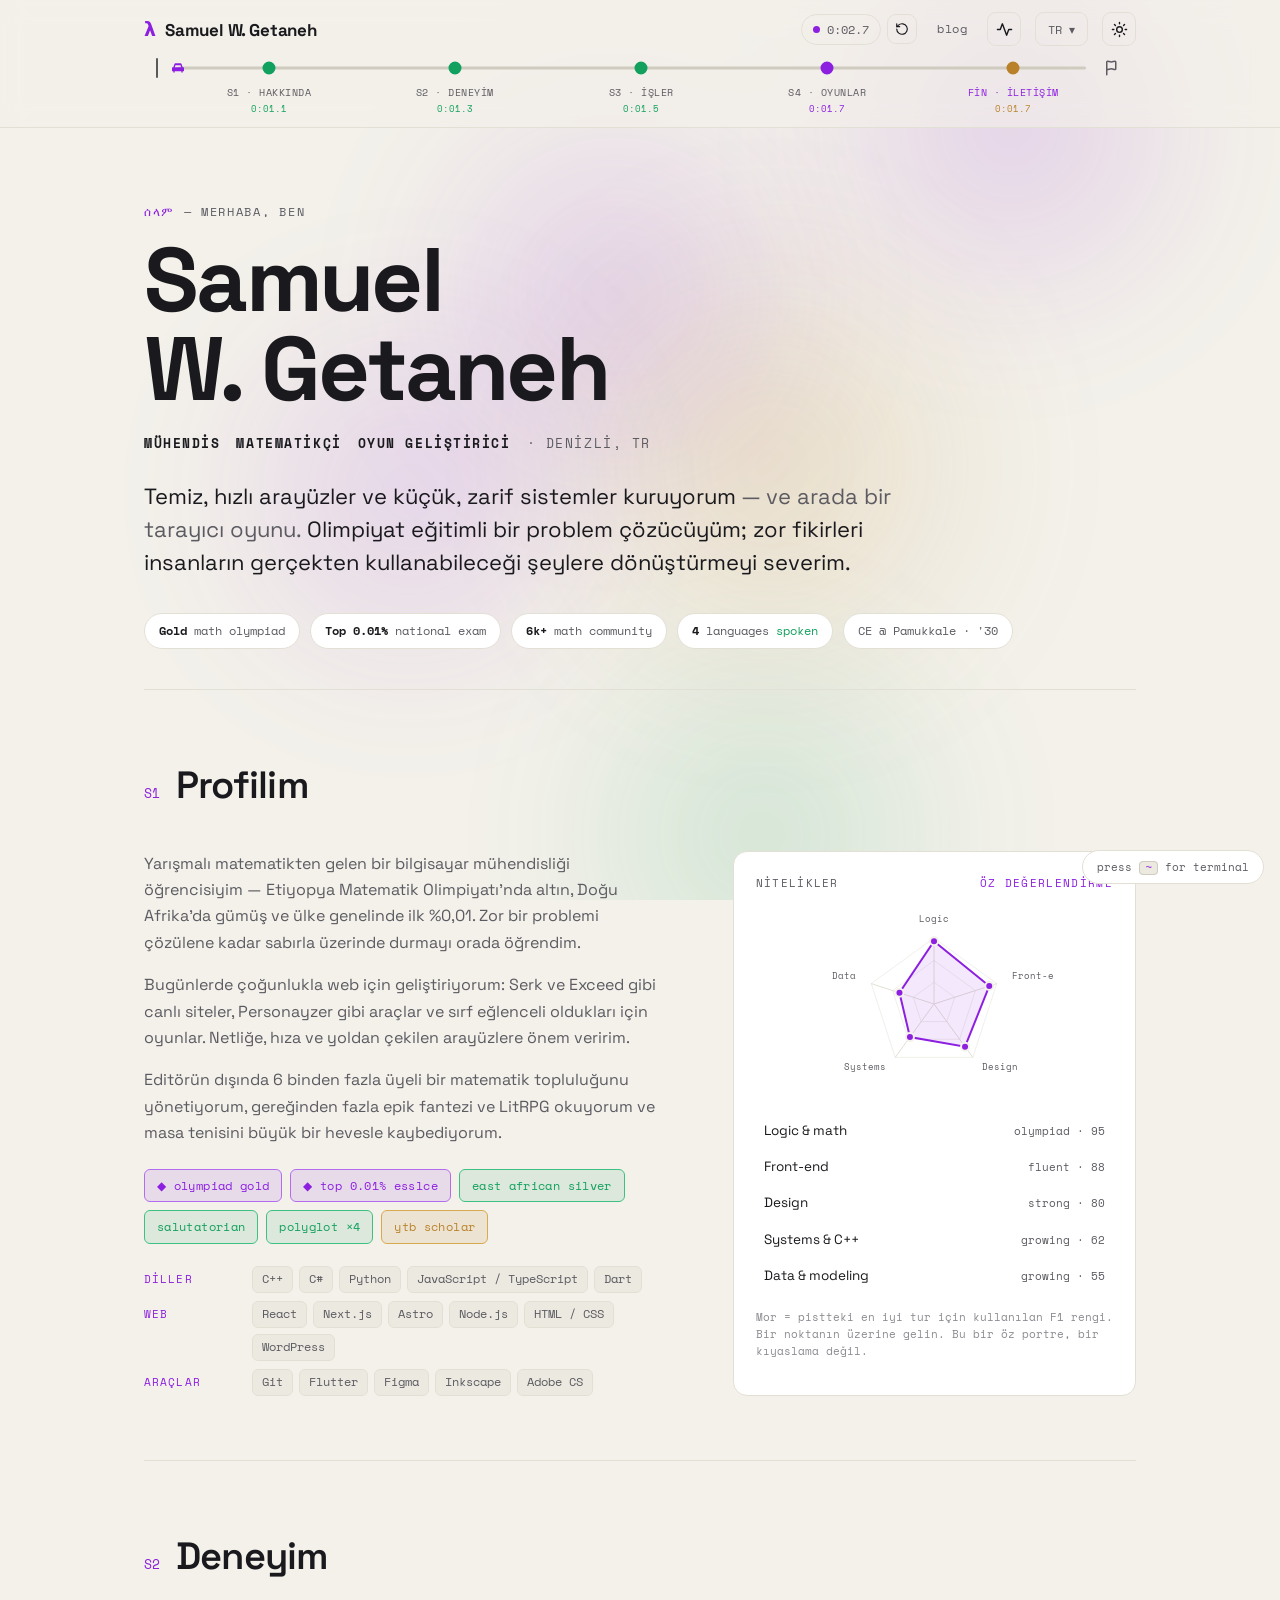
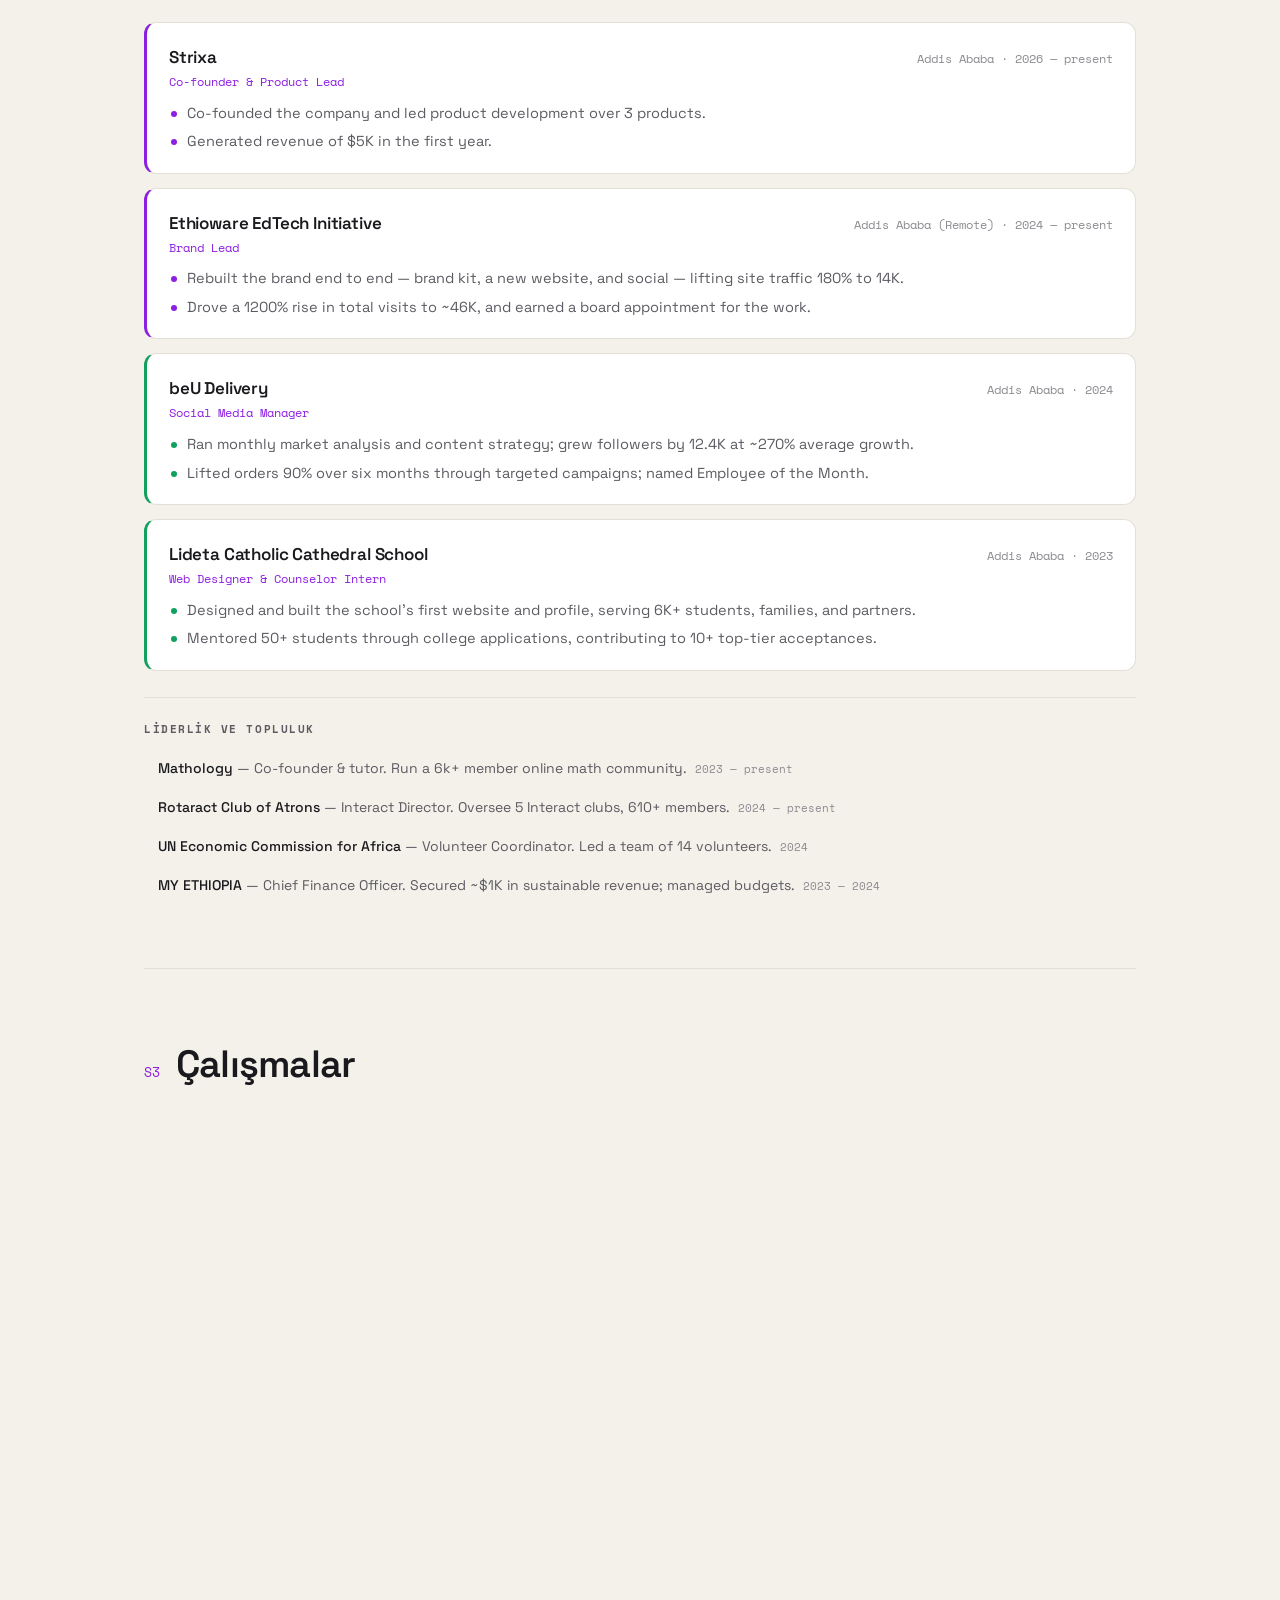
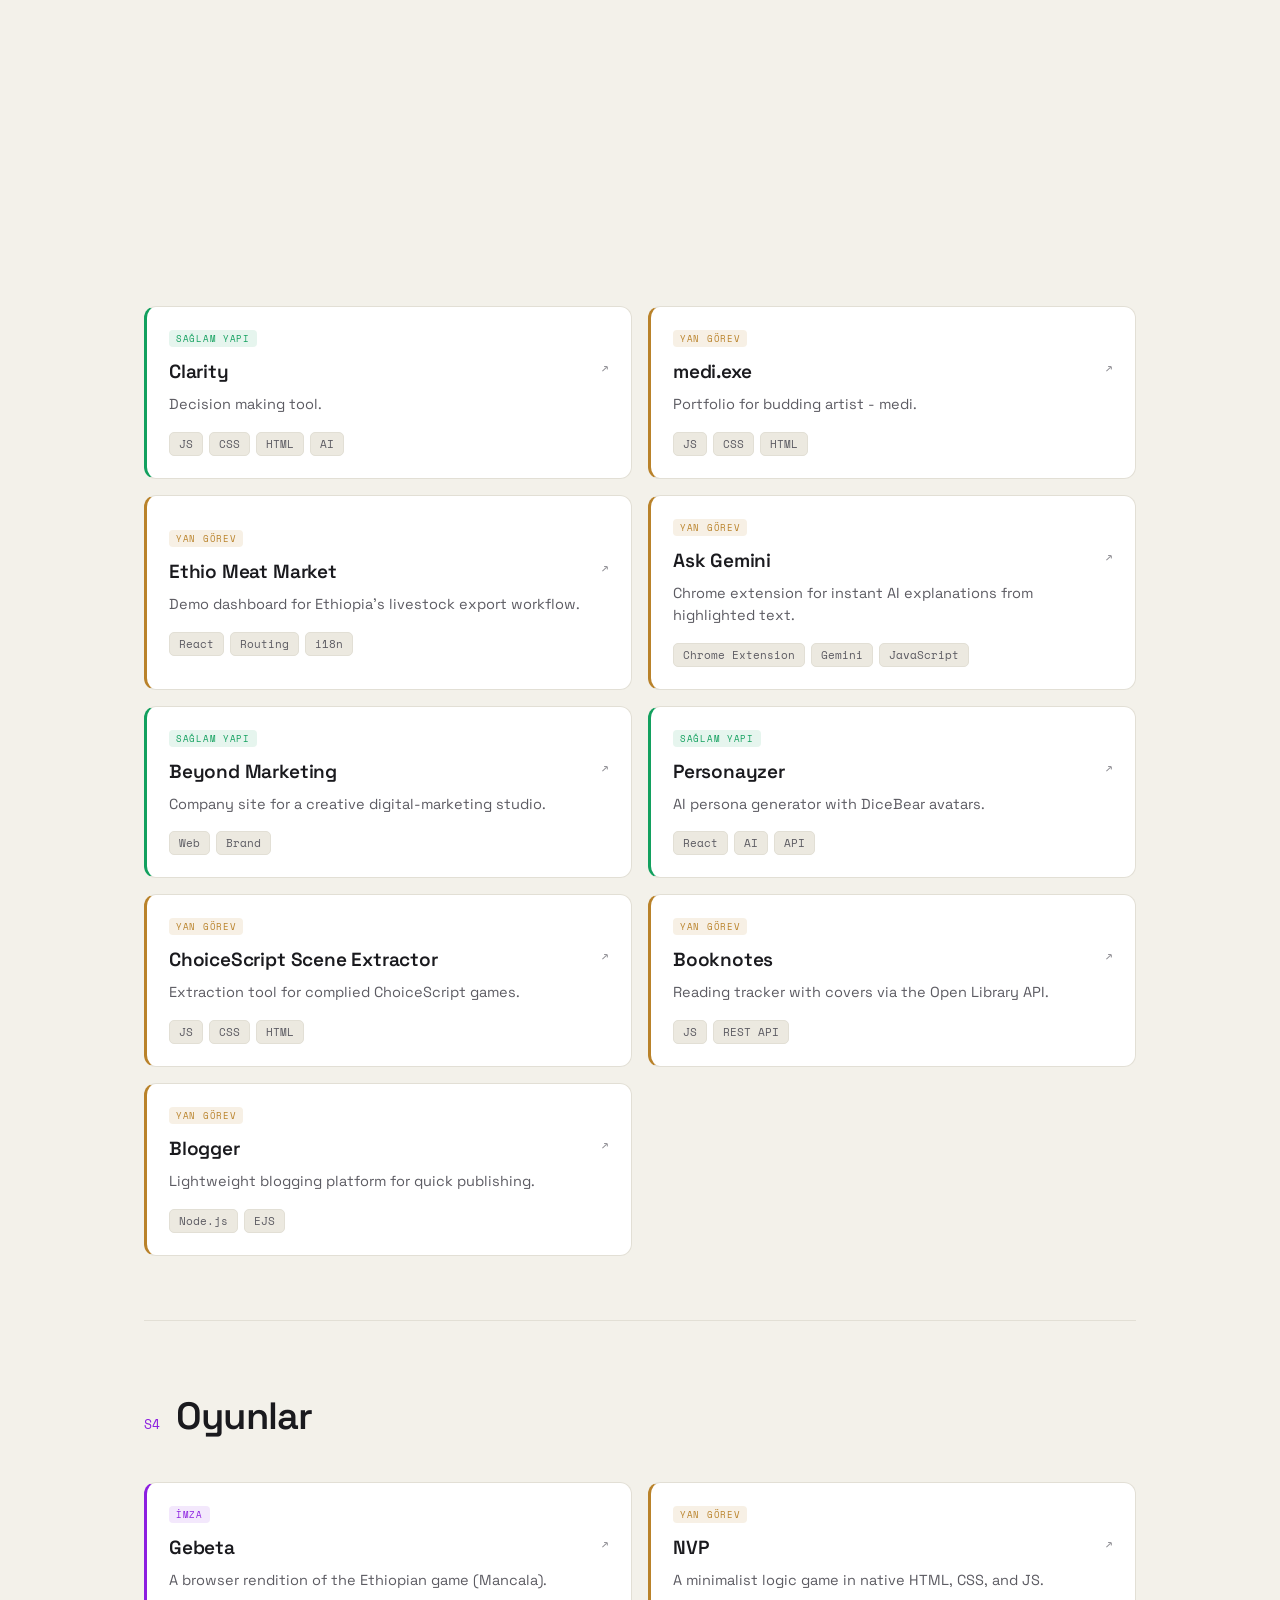
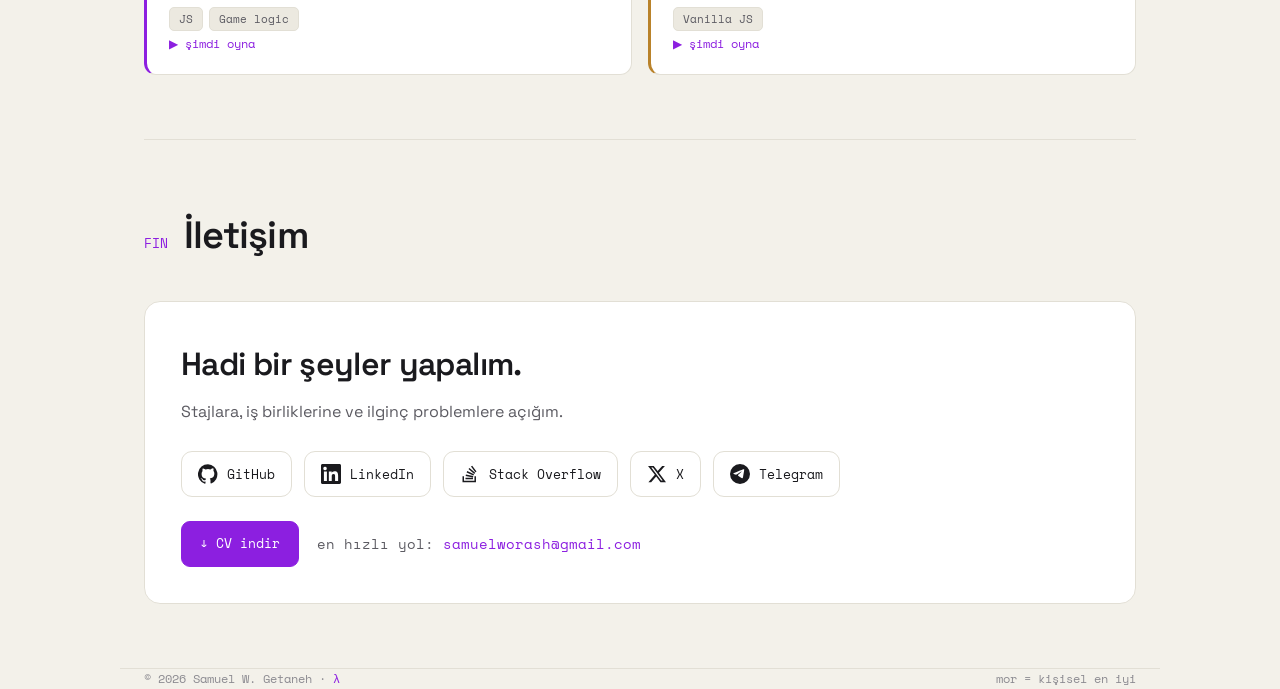
<file: tr/index.html>
<!DOCTYPE html><html lang="tr"> <head><meta charset="utf-8"><meta name="viewport" content="width=device-width, initial-scale=1"><title>Samuel W. Getaneh — engineer, mathematician, game-builder</title><meta name="description" content="Samuel W. Getaneh — computer engineer, mathematician, and game-builder. Selected work, playable games, and how to reach me."><link rel="canonical" href="https://kmab5.github.io/tr/"><link rel="icon" href="/favicon.ico" sizes="32x32"><link rel="icon" type="image/svg+xml" id="faviconSvg" href="/favicon.svg"><link rel="apple-touch-icon" href="/apple-touch-icon.png"><link rel="manifest" href="/site.webmanifest"><meta name="theme-color" content="#0E0E11"><meta property="og:type" content="website"><meta property="og:title" content="Samuel W. Getaneh — engineer, mathematician, game-builder"><meta property="og:description" content="Samuel W. Getaneh — computer engineer, mathematician, and game-builder. Selected work, playable games, and how to reach me."><meta property="og:image" content="https://kmab5.github.io/og.png"><meta property="og:url" content="https://kmab5.github.io/tr/"><meta name="twitter:card" content="summary_large_image"><meta name="twitter:title" content="Samuel W. Getaneh — engineer, mathematician, game-builder"><meta name="twitter:description" content="Samuel W. Getaneh — computer engineer, mathematician, and game-builder. Selected work, playable games, and how to reach me."><meta name="twitter:image" content="https://kmab5.github.io/og.png"><link rel="preconnect" href="https://fonts.googleapis.com"><link rel="preconnect" href="https://fonts.gstatic.com" crossorigin><link href="https://fonts.googleapis.com/css2?family=Space+Grotesk:wght@400;500;600;700&family=Space+Mono:wght@400;700&display=swap" rel="stylesheet"><script>
      (function () {
        var t;
        try { t = localStorage.getItem('theme'); } catch (e) {}
        if (!t) t = matchMedia('(prefers-color-scheme:light)').matches ? 'light' : 'dark';
        document.documentElement.setAttribute('data-theme', t);
        var link = document.getElementById('faviconSvg');
        if (link) link.setAttribute('href', link.getAttribute('href').replace(/favicon[^/]*\.svg$/, t === 'light' ? 'favicon-light.svg' : 'favicon.svg'));
        var tc = document.querySelector('meta[name=theme-color]');
        if (tc) tc.setAttribute('content', t === 'light' ? '#F3F1EA' : '#0E0E11');
      })();
    </script><link rel="stylesheet" href="/_astro/Base.CNnlPV1o.css"></head> <body> <div id="bg-bubbles" aria-hidden="true"></div> <header class="top home"> <div class="top-row"> <button class="mark" id="markLink" type="button" aria-label="Samuel W. Getaneh — yeni tur" title="yeni tur"> <span class="lam">λ</span> <span class="mark-name">Samuel W. Getaneh</span> </button> <span class="spacer"></span>  <div class="nav-inline"> <div class="clock-group"> <button class="clock" id="clockBtn" title="Duraklat / oynat" aria-label="Duraklat / oynat"> <span class="rd" id="rd"></span><span id="lap">0:00.0</span> </button> <button class="icon-btn sm" id="restartBtn" title="Turu yeniden başlat" aria-label="Turu yeniden başlat"> <svg width="14" height="14" viewBox="0 0 24 24" fill="none" stroke="currentColor" stroke-width="2" stroke-linecap="round" stroke-linejoin="round"><path d="M3 12a9 9 0 1 0 3-6.7L3 8"></path><path d="M3 3v5h5"></path></svg> </button> </div> <a class="nav-link" href="/blog/">blog</a> <button class="icon-btn track-toggle" id="trackToggle" data-action="track" aria-pressed="false" data-hide-label="Pisti gizle" data-show-label="Pisti göster" title="Pisti gizle" aria-label="Pisti gizle"> <svg id="trackToggleIcon" width="17" height="17" viewBox="0 0 24 24" fill="none" stroke="currentColor" stroke-width="2" stroke-linecap="round" stroke-linejoin="round"><path d="M2 12h4l3-8 6 16 3-8h4"></path></svg> </button> <div id="langDropdown" class="lang-dropdown"> <button id="langToggle" class="lang-btn toggle" aria-haspopup="menu" aria-expanded="false" title="Dil">TR ▾</button> <ul id="langMenu" class="lang-menu" role="menu" aria-label="Dil"> <li role="none"><a role="menuitem" href="/">English</a></li><li role="none"><a role="menuitem" href="/am/">አማርኛ</a></li><li role="none"><a role="menuitem" href="/tr/" aria-current="true">Türkçe</a></li> </ul> </div> <button class="icon-btn theme-btn" data-action="theme" aria-label="Temayı değiştir" title="Temayı değiştir"> <svg class="theme-icon" width="17" height="17" viewBox="0 0 24 24" fill="none" stroke="currentColor" stroke-width="2" stroke-linecap="round"></svg> </button> </div>  <div id="navMenu" class="nav-menu-dd"> <button id="navMenuBtn" class="icon-btn menu-btn" aria-haspopup="menu" aria-expanded="false" aria-label="Menü" title="Menü"> <svg width="18" height="18" viewBox="0 0 24 24" fill="none" stroke="currentColor" stroke-width="2" stroke-linecap="round"><path d="M3 6h18M3 12h18M3 18h18"></path></svg> </button> <div class="nav-menu" role="menu" aria-label="Menü"> <p class="menu-group">Bölümler</p> <a class="menu-row" role="menuitem" href="#about" data-target="about"> <span class="menu-sector">S1</span><span>hakkında</span> </a><a class="menu-row" role="menuitem" href="#experience" data-target="experience"> <span class="menu-sector">S2</span><span>deneyim</span> </a><a class="menu-row" role="menuitem" href="#work" data-target="work"> <span class="menu-sector">S3</span><span>işler</span> </a><a class="menu-row" role="menuitem" href="#games" data-target="games"> <span class="menu-sector">S4</span><span>oyunlar</span> </a><a class="menu-row" role="menuitem" href="#contact" data-target="contact"> <span class="menu-sector">fin</span><span>iletişim</span> </a> <a class="menu-row" role="menuitem" href="/blog/"> <span class="menu-sector">·</span><span>blog</span> </a> <div class="menu-div"></div> <p class="menu-group">Dil</p> <a class="menu-row" role="menuitem" href="/"> <span class="menu-sector">EN</span><span>English</span> </a><a class="menu-row" role="menuitem" href="/am/"> <span class="menu-sector">AM</span><span>አማርኛ</span> </a><a class="menu-row" role="menuitem" href="/tr/" aria-current="true"> <span class="menu-sector">TR</span><span>Türkçe</span> </a> <div class="menu-div"></div> <button class="menu-row" type="button" data-action="theme"> <span class="menu-sector">◐</span><span>Temayı değiştir</span> <svg class="theme-icon menu-theme-icon" width="16" height="16" viewBox="0 0 24 24" fill="none" stroke="currentColor" stroke-width="2" stroke-linecap="round"></svg> </button> </div> </div> </div> <div class="track"> <div class="track-strip"> <span class="startgate" aria-hidden="true"></span> <div class="track-rail"> <div class="track-line"><div class="track-fill" id="trackFill"></div></div> <div id="tdots" aria-hidden="true"> <span class="tdot" data-idx="0" style="left:10%"></span><span class="tdot" data-idx="1" style="left:30.5%"></span><span class="tdot" data-idx="2" style="left:51%"></span><span class="tdot" data-idx="3" style="left:71.5%"></span><span class="tdot" data-idx="4" style="left:92%"></span> </div> <span class="car" id="car" aria-hidden="true"> <svg width="16" height="16" viewBox="0 0 24 24" fill="currentColor"><path d="M5 11l1.5-4.5A2 2 0 0 1 8.4 5h7.2a2 2 0 0 1 1.9 1.5L19 11h1a1 1 0 0 1 1 1v4a1 1 0 0 1-1 1h-1v1a1 1 0 0 1-2 0v-1H7v1a1 1 0 0 1-2 0v-1H4a1 1 0 0 1-1-1v-4a1 1 0 0 1 1-1zm2.2 0h9.6l-1-3H8.2z"></path></svg> </span> </div> <button class="finishflag" id="finishFlag" title="yeni tur" aria-label="finish flag"> <svg width="18" height="18" viewBox="0 0 24 24" fill="none" stroke="currentColor" stroke-width="2" stroke-linecap="round" stroke-linejoin="round"><path d="M5 21V4a1 1 0 0 1 1-1c1.5 0 3 1 5 1s3.5-1 5-1a1 1 0 0 1 1 1v9a1 1 0 0 1-1 1c-1.5 0-3-1-5-1s-3.5 1-5 1"></path></svg> </button> </div> <nav class="track-labels" id="tlabels" aria-label="Bölümler"> <button class="tlabel" data-idx="0" data-target="about" style="left:10%"> <span class="tlab">S1 · hakkında</span> <span class="tsplit">--:--</span> </button><button class="tlabel" data-idx="1" data-target="experience" style="left:30.5%"> <span class="tlab">S2 · deneyim</span> <span class="tsplit">--:--</span> </button><button class="tlabel" data-idx="2" data-target="work" style="left:51%"> <span class="tlab">S3 · işler</span> <span class="tsplit">--:--</span> </button><button class="tlabel" data-idx="3" data-target="games" style="left:71.5%"> <span class="tlab">S4 · oyunlar</span> <span class="tsplit">--:--</span> </button><button class="tlabel" data-idx="4" data-target="contact" style="left:92%"> <span class="tlab">fin · iletişim</span> <span class="tsplit">--:--</span> </button> </nav> </div>  <nav class="subnav" aria-label="Bölümler"> <a class="subnav-link" href="#about" data-target="about">hakkında</a><a class="subnav-link" href="#experience" data-target="experience">deneyim</a><a class="subnav-link" href="#work" data-target="work">işler</a><a class="subnav-link" href="#games" data-target="games">oyunlar</a><a class="subnav-link" href="#contact" data-target="contact">iletişim</a> </nav> </header> <script>
  (function () {
    function wire(ddId, btnId) {
      var dd = document.getElementById(ddId), btn = document.getElementById(btnId);
      if (!dd || !btn) return;
      btn.addEventListener('click', function (e) {
        e.stopPropagation();
        var open = dd.classList.toggle('open');
        btn.setAttribute('aria-expanded', open ? 'true' : 'false');
      });
      document.addEventListener('click', function (e) {
        if (!dd.contains(e.target)) { dd.classList.remove('open'); btn.setAttribute('aria-expanded', 'false'); }
      });
      document.addEventListener('keydown', function (e) {
        if (e.key === 'Escape') { dd.classList.remove('open'); btn.setAttribute('aria-expanded', 'false'); }
      });
    }
    wire('langDropdown', 'langToggle');
    wire('navMenu', 'navMenuBtn');
  })();
</script> <main class="wrap"> <section id="start" class="hero" style="border-top:0"> <div class="greet rv"><span class="eyebrow"><span class="am">ሰላም</span> — merhaba, ben</span></div> <h1 class="name rv">Samuel<br>W. Getaneh</h1> <div class="role rv"> <span><b>Mühendis</b></span><span><b>Matematikçi</b></span><span><b>Oyun geliştirici</b></span> <span>· Denizli, TR</span> </div> <p class="lede rv">Temiz, hızlı arayüzler ve küçük, zarif sistemler kuruyorum<span class="q"> — ve arada bir tarayıcı oyunu.</span> Olimpiyat eğitimli bir problem çözücüyüm; zor fikirleri insanların gerçekten kullanabileceği şeylere dönüştürmeyi severim.</p> <div class="timing rv"> <span class="chip"> <b>Gold</b> math olympiad  </span><span class="chip"> <b>Top 0.01%</b> national exam  </span><span class="chip"> <b>6k+</b> math community  </span><span class="chip"> <b>4</b> languages <span class="u">spoken</span> </span><span class="chip mono"> CE @ Pamukkale · &#39;30 </span> </div> </section><section id="about"> <div class="s-head rv"><span class="idx">S1</span><h2>Profilim</h2></div> <div class="about-grid"> <div class="bio rv"> <p>Yarışmalı matematikten gelen bir bilgisayar mühendisliği öğrencisiyim — Etiyopya Matematik Olimpiyatı’nda altın, Doğu Afrika’da gümüş ve ülke genelinde ilk %0,01. Zor bir problemi çözülene kadar sabırla üzerinde durmayı orada öğrendim.</p> <p>Bugünlerde çoğunlukla web için geliştiriyorum: Serk ve Exceed gibi canlı siteler, Personayzer gibi araçlar ve sırf eğlenceli oldukları için oyunlar. Netliğe, hıza ve yoldan çekilen arayüzlere önem veririm.</p> <p>Editörün dışında 6 binden fazla üyeli bir matematik topluluğunu yönetiyorum, gereğinden fazla epik fantezi ve LitRPG okuyorum ve masa tenisini büyük bir hevesle kaybediyorum.</p> <div class="titles"> <span class="pill best">◆ olympiad gold</span><span class="pill best">◆ top 0.01% esslce</span><span class="pill good">east african silver</span><span class="pill good">salutatorian</span><span class="pill good">polyglot ×4</span><span class="pill side">ytb scholar</span> </div> <dl class="toolkit"> <div class="toolkit-row"> <dt>Diller</dt> <dd><span class="skill">C++</span><span class="skill">C#</span><span class="skill">Python</span><span class="skill">JavaScript / TypeScript</span><span class="skill">Dart</span></dd> </div><div class="toolkit-row"> <dt>Web</dt> <dd><span class="skill">React</span><span class="skill">Next.js</span><span class="skill">Astro</span><span class="skill">Node.js</span><span class="skill">HTML / CSS</span><span class="skill">WordPress</span></dd> </div><div class="toolkit-row"> <dt>Araçlar</dt> <dd><span class="skill">Git</span><span class="skill">Flutter</span><span class="skill">Figma</span><span class="skill">Inkscape</span><span class="skill">Adobe CS</span></dd> </div> </dl> </div> <aside class="panel rv" aria-label="nitelikler"> <div class="panel-h"><span>nitelikler</span><span class="pb">öz değerlendirme</span></div> <div class="radar-wrap"> <svg id="radar" viewBox="0 0 240 200" width="240" height="200" role="img" aria-label="Attribute radar chart"> <polygon class="radar-grid" points="120,78.22 140.71401092490845,93.26960986251365 132.80196279493006,117.62039013748635 107.19803720506994,117.62039013748635 99.28598907509155,93.26960986251365"></polygon><polygon class="radar-grid" points="120,56.44 161.4280218498169,86.5392197250273 145.60392558986013,135.2407802749727 94.39607441013987,135.2407802749727 78.5719781501831,86.5392197250273"></polygon><polygon class="radar-grid" points="120,34 182.76973007548014,79.60487837125348 158.79382665130322,153.39512162874652 81.20617334869678,153.39512162874652 57.23026992451986,79.60487837125348"></polygon> <line class="radar-axis" x1="120" y1="100" x2="120" y2="34"></line><line class="radar-axis" x1="120" y1="100" x2="182.76973007548014" y2="79.60487837125348"></line><line class="radar-axis" x1="120" y1="100" x2="158.79382665130322" y2="153.39512162874652"></line><line class="radar-axis" x1="120" y1="100" x2="81.20617334869678" y2="153.39512162874652"></line><line class="radar-axis" x1="120" y1="100" x2="57.23026992451986" y2="79.60487837125348"></line> <polygon class="radar-poly" id="rpoly" points="120,37.3 175.23736246642252,82.05229296670305 151.03506132104258,142.7160973029972 95.947827476192,133.10497540982286 85.47664845848593,88.78268310418942"></polygon> <circle class="radar-vtx" data-i="0" cx="120" cy="37.3" r="4"></circle><circle class="radar-vtx" data-i="1" cx="175.23736246642252" cy="82.05229296670305" r="4"></circle><circle class="radar-vtx" data-i="2" cx="151.03506132104258" cy="142.7160973029972" r="4"></circle><circle class="radar-vtx" data-i="3" cx="95.947827476192" cy="133.10497540982286" r="4"></circle><circle class="radar-vtx" data-i="4" cx="85.47664845848593" cy="88.78268310418942" r="4"></circle> <text class="radar-lbl" data-i="0" x="120" y="18" text-anchor="middle">Logic</text><text class="radar-lbl" data-i="1" x="197.9866343362026" y="74.66060646125432" text-anchor="start">Front-end</text><text class="radar-lbl" data-i="2" x="168.1983906879828" y="166.3393935387457" text-anchor="start">Design</text><text class="radar-lbl" data-i="3" x="71.8016093120172" y="166.3393935387457" text-anchor="end">Systems</text><text class="radar-lbl" data-i="4" x="42.0133656637974" y="74.66060646125432" text-anchor="end">Data</text> </svg> </div> <div class="attr-list" id="attr-list"> <div class="attr-item" data-i="0"><span>Logic &amp; math</span><span class="lv">olympiad · 95</span></div><div class="attr-item" data-i="1"><span>Front-end</span><span class="lv">fluent · 88</span></div><div class="attr-item" data-i="2"><span>Design</span><span class="lv">strong · 80</span></div><div class="attr-item" data-i="3"><span>Systems &amp; C++</span><span class="lv">growing · 62</span></div><div class="attr-item" data-i="4"><span>Data &amp; modeling</span><span class="lv">growing · 55</span></div> </div> <p class="note">Mor = pistteki en iyi tur için kullanılan F1 rengi. Bir noktanın üzerine gelin. Bu bir öz portre, bir kıyaslama değil.</p> </aside> </div> </section><section id="experience"> <div class="s-head rv"><span class="idx">S2</span><h2>Deneyim</h2></div> <div class="xp-list"> <article class="xp-item rv best"> <div class="xp-head"> <div class="xp-title"><span class="xp-org">Strixa</span><span class="xp-role">Co-founder &amp; Product Lead</span></div> <div class="xp-meta">Addis Ababa · 2026 — present</div> </div> <ul class="xp-points"> <li>Co-founded the company and led product development over 3 products.</li><li>Generated revenue of $5K in the first year.</li> </ul> </article><article class="xp-item rv best"> <div class="xp-head"> <div class="xp-title"><span class="xp-org">Ethioware EdTech Initiative</span><span class="xp-role">Brand Lead</span></div> <div class="xp-meta">Addis Ababa (Remote) · 2024 — present</div> </div> <ul class="xp-points"> <li>Rebuilt the brand end to end — brand kit, a new website, and social — lifting site traffic 180% to 14K.</li><li>Drove a 1200% rise in total visits to ~46K, and earned a board appointment for the work.</li> </ul> </article><article class="xp-item rv good"> <div class="xp-head"> <div class="xp-title"><span class="xp-org">beU Delivery</span><span class="xp-role">Social Media Manager</span></div> <div class="xp-meta">Addis Ababa · 2024</div> </div> <ul class="xp-points"> <li>Ran monthly market analysis and content strategy; grew followers by 12.4K at ~270% average growth.</li><li>Lifted orders 90% over six months through targeted campaigns; named Employee of the Month.</li> </ul> </article><article class="xp-item rv good"> <div class="xp-head"> <div class="xp-title"><span class="xp-org">Lideta Catholic Cathedral School</span><span class="xp-role">Web Designer &amp; Counselor Intern</span></div> <div class="xp-meta">Addis Ababa · 2023</div> </div> <ul class="xp-points"> <li>Designed and built the school’s first website and profile, serving 6K+ students, families, and partners.</li><li>Mentored 50+ students through college applications, contributing to 10+ top-tier acceptances.</li> </ul> </article> </div> <div class="lead-block rv"> <h3 class="lead-h">Liderlik ve topluluk</h3> <ul class="lead-list"> <li class="lead-item"> <span class="lead-org">Mathology</span> — Co-founder &amp; tutor. Run a 6k+ member online math community. <span class="lead-period">2023 — present</span> </li><li class="lead-item"> <span class="lead-org">Rotaract Club of Atrons</span> — Interact Director. Oversee 5 Interact clubs, 610+ members. <span class="lead-period">2024 — present</span> </li><li class="lead-item"> <span class="lead-org">UN Economic Commission for Africa</span> — Volunteer Coordinator. Led a team of 14 volunteers. <span class="lead-period">2024</span> </li><li class="lead-item"> <span class="lead-org">MY ETHIOPIA</span> — Chief Finance Officer. Secured ~$1K in sustainable revenue; managed budgets. <span class="lead-period">2023 — 2024</span> </li> </ul> </div> </section><section id="work"> <div class="s-head rv"><span class="idx">S3</span><h2>Çalışmalar</h2></div> <div class="grid"> <button class="card best rv" data-name="Morgana" data-tier="best" data-tierlabel="imza" data-role="Full build" data-year="2026" data-long="An Android native productivity application used for tracking how you spend your hours in the day." data-tags="Kotlin,Java,Android" data-live data-repo="https://github.com/kmab5/morgana" data-playable> <span class="tier-tag best">imza</span> <div class="ctop"><h3>Morgana</h3><span class="arrow">↗</span></div> <p>Android app for managing and controlling your hours in a day.</p> <div class="stack"><span class="tag">Kotlin</span><span class="tag">Java</span><span class="tag">Android</span></div>  </button><button class="card best rv" data-name="IdeaBoard" data-tier="best" data-tierlabel="imza" data-role="Full build" data-year="2026" data-long="Infinite canvas for story notes, choices, variables, sketches, and connections so branching narratives stay visible instead of trapped in your head." data-tags="Next.js,Supabase,React Flow" data-live="https://ideaboard-cs.vercel.app" data-repo="https://github.com/kmab5/ideaboard" data-playable> <span class="tier-tag best">imza</span> <div class="ctop"><h3>IdeaBoard</h3><span class="arrow">↗</span></div> <p>Visual canvas for branching stories and interactive fiction.</p> <div class="stack"><span class="tag">Next.js</span><span class="tag">Supabase</span><span class="tag">React Flow</span></div>  </button><button class="card best rv" data-name="Strixa" data-tier="best" data-tierlabel="imza" data-role="Design + build" data-year="2026" data-long="Domain-specific operating systems for businesses that never fully close, with one record per domain and an AI layer that answers only from their own data." data-tags="AI,SaaS,Operations" data-live="https://strixa.org" data-repo data-playable> <span class="tier-tag best">imza</span> <div class="ctop"><h3>Strixa</h3><span class="arrow">↗</span></div> <p>Operating systems for restaurants, schools, and property teams.</p> <div class="stack"><span class="tag">AI</span><span class="tag">SaaS</span><span class="tag">Operations</span></div>  </button><button class="card good rv" data-name="Field Guides" data-tier="good" data-tierlabel="sağlam yapı" data-role="Full build" data-year="2026" data-long="Static client-rendered guide site for publishing informal and formal Markdown guides, including the yatay geçiş field guide and ChoiceScript reference." data-tags="JavaScript,Markdown,Static Site" data-live="https://kmab5.github.io/field-guides" data-repo="https://github.com/kmab5/field-guides" data-playable> <span class="tier-tag good">sağlam yapı</span> <div class="ctop"><h3>Field Guides</h3><span class="arrow">↗</span></div> <p>No-framework guides site for practical student notes.</p> <div class="stack"><span class="tag">JavaScript</span><span class="tag">Markdown</span><span class="tag">Static Site</span></div>  </button><button class="card best rv" data-name="Teregna" data-tier="best" data-tierlabel="imza" data-role="Full build" data-year="2026" data-long="Receiver app and provider portal for finding businesses, sending requests, and tracking queue position in real time, with a separate backend contract and docs repo." data-tags="Next.js,Supabase,TanStack Query" data-live="https://teregna-web.vercel.app" data-repo="https://github.com/kmab5/teregna-web" data-playable> <span class="tier-tag best">imza</span> <div class="ctop"><h3>Teregna</h3><span class="arrow">↗</span></div> <p>Queue-based discovery and request app for local providers.</p> <div class="stack"><span class="tag">Next.js</span><span class="tag">Supabase</span><span class="tag">TanStack Query</span></div>  </button><button class="card best rv" data-name="Serk" data-tier="best" data-tierlabel="imza" data-role="Design + build" data-year="2026" data-long="A production Next.js site with English/Amharic localization, server-side rendering, and a catalog-request flow. Built end to end — brand, UI, and front-end." data-tags="Next.js,i18n,SSR" data-live="https://serk.com.et" data-repo data-playable> <span class="tier-tag best">imza</span> <div class="ctop"><h3>Serk</h3><span class="arrow">↗</span></div> <p>Bilingual site for a premium ceramics &amp; marble importer.</p> <div class="stack"><span class="tag">Next.js</span><span class="tag">i18n</span><span class="tag">SSR</span></div>  </button><button class="card good rv" data-name="Framer Studio" data-tier="good" data-tierlabel="sağlam yapı" data-role="Full build" data-year="2025" data-long="Upload an image, adjust filters and framing, then export a transparent PNG that matches the live preview exactly." data-tags="Next.js,Canvas,Image Editing" data-live="https://framer-studio.vercel.app" data-repo="https://github.com/kmab5/framer-studio" data-playable> <span class="tier-tag good">sağlam yapı</span> <div class="ctop"><h3>Framer Studio</h3><span class="arrow">↗</span></div> <p>Image editor for filtering, framing, and transparent export.</p> <div class="stack"><span class="tag">Next.js</span><span class="tag">Canvas</span><span class="tag">Image Editing</span></div>  </button><button class="card good rv" data-name="Exceed Printing" data-tier="good" data-tierlabel="sağlam yapı" data-role="Front-end" data-year="2025" data-long="A modern, responsive marketing site with a clean component system and smooth interactions." data-tags="React,UI" data-live="https://exceed-chi.vercel.app/" data-repo data-playable> <span class="tier-tag good">sağlam yapı</span> <div class="ctop"><h3>Exceed Printing</h3><span class="arrow">↗</span></div> <p>Sleek React site for a printing &amp; design company.</p> <div class="stack"><span class="tag">React</span><span class="tag">UI</span></div>  </button><button class="card good rv" data-name="Clarity" data-tier="good" data-tierlabel="sağlam yapı" data-role="Full build" data-year="2025" data-long="Ask a simple question that has been troubling you and using AI generated penetrating questions, helps you reach decision in one minute." data-tags="JS,CSS,HTML,AI" data-live="https://clarity-psi-three.vercel.app/" data-repo data-playable> <span class="tier-tag good">sağlam yapı</span> <div class="ctop"><h3>Clarity</h3><span class="arrow">↗</span></div> <p>Decision making tool.</p> <div class="stack"><span class="tag">JS</span><span class="tag">CSS</span><span class="tag">HTML</span><span class="tag">AI</span></div>  </button><button class="card side rv" data-name="medi.exe" data-tier="side" data-tierlabel="yan görev" data-role="Full build" data-year="2025" data-long="Designed and implemented artist portfolio website for a budding artist. Check her out!" data-tags="JS,CSS,HTML" data-live="https://medi-exe.vercel.app/" data-repo data-playable> <span class="tier-tag side">yan görev</span> <div class="ctop"><h3>medi.exe</h3><span class="arrow">↗</span></div> <p>Portfolio for budding artist - medi.</p> <div class="stack"><span class="tag">JS</span><span class="tag">CSS</span><span class="tag">HTML</span></div>  </button><button class="card side rv" data-name="Ethio Meat Market" data-tier="side" data-tierlabel="yan görev" data-role="Front-end" data-year="2025" data-long="A React dashboard prototype for suppliers, exporters, abattoirs, airlines, and regulators, with multilingual UI, sample analytics, and role-based screens." data-tags="React,Routing,i18n" data-live="https://kmab5.github.io/ethio-meat-market" data-repo="https://github.com/kmab5/ethio-meat-market" data-playable> <span class="tier-tag side">yan görev</span> <div class="ctop"><h3>Ethio Meat Market</h3><span class="arrow">↗</span></div> <p>Demo dashboard for Ethiopia&#39;s livestock export workflow.</p> <div class="stack"><span class="tag">React</span><span class="tag">Routing</span><span class="tag">i18n</span></div>  </button><button class="card side rv" data-name="Ask Gemini" data-tier="side" data-tierlabel="yan görev" data-role="Full build" data-year="2026" data-long="A privacy-conscious Chrome extension that shows a floating button over selected text, lets you choose a Gemini model, and returns short direct answers." data-tags="Chrome Extension,Gemini,JavaScript" data-live="https://kmab5.github.io/ask-gemini" data-repo="https://github.com/kmab5/ask-gemini" data-playable> <span class="tier-tag side">yan görev</span> <div class="ctop"><h3>Ask Gemini</h3><span class="arrow">↗</span></div> <p>Chrome extension for instant AI explanations from highlighted text.</p> <div class="stack"><span class="tag">Chrome Extension</span><span class="tag">Gemini</span><span class="tag">JavaScript</span></div>  </button><button class="card good rv" data-name="Beyond Marketing" data-tier="good" data-tierlabel="sağlam yapı" data-role="Design + build" data-year="2024" data-long="Brand-forward marketing site with strong visual identity and clear service storytelling." data-tags="Web,Brand" data-live="https://kmab5.github.io/beyond/" data-repo data-playable> <span class="tier-tag good">sağlam yapı</span> <div class="ctop"><h3>Beyond Marketing</h3><span class="arrow">↗</span></div> <p>Company site for a creative digital-marketing studio.</p> <div class="stack"><span class="tag">Web</span><span class="tag">Brand</span></div>  </button><button class="card good rv" data-name="Personayzer" data-tier="good" data-tierlabel="sağlam yapı" data-role="Full build" data-year="2024" data-long="Generates creative personas with matching avatars for identity building. A small, fun tool exploring generative UX." data-tags="React,AI,API" data-live="https://peronayzer.onrender.com/" data-repo data-playable> <span class="tier-tag good">sağlam yapı</span> <div class="ctop"><h3>Personayzer</h3><span class="arrow">↗</span></div> <p>AI persona generator with DiceBear avatars.</p> <div class="stack"><span class="tag">React</span><span class="tag">AI</span><span class="tag">API</span></div>  </button><button class="card side rv" data-name="ChoiceScript Scene Extractor" data-tier="side" data-tierlabel="yan görev" data-role="Full build" data-year="2024" data-long="Uploads and extracts all the scene files inside a compiled index.html file of a compiled ChoiceScript game, downloads all of them in zip format." data-tags="JS,CSS,HTML" data-live="https://kmab5.github.io/choicescript-scene-extractor/" data-repo data-playable> <span class="tier-tag side">yan görev</span> <div class="ctop"><h3>ChoiceScript Scene Extractor</h3><span class="arrow">↗</span></div> <p>Extraction tool for complied ChoiceScript games.</p> <div class="stack"><span class="tag">JS</span><span class="tag">CSS</span><span class="tag">HTML</span></div>  </button><button class="card side rv" data-name="Booknotes" data-tier="side" data-tierlabel="yan görev" data-role="Full build" data-year="2024" data-long="A personal library and reading-notes tracker that pulls book covers and metadata from the Open Library API." data-tags="JS,REST API" data-live data-repo="https://github.com/kmab5/booknotes.ang" data-playable> <span class="tier-tag side">yan görev</span> <div class="ctop"><h3>Booknotes</h3><span class="arrow">↗</span></div> <p>Reading tracker with covers via the Open Library API.</p> <div class="stack"><span class="tag">JS</span><span class="tag">REST API</span></div>  </button><button class="card side rv" data-name="Blogger" data-tier="side" data-tierlabel="yan görev" data-role="Full build" data-year="2024" data-long="A minimal blogging platform built with Node.js and EJS templating for fast content publishing." data-tags="Node.js,EJS" data-live data-repo="https://github.com/kmab5/blogger.ang" data-playable> <span class="tier-tag side">yan görev</span> <div class="ctop"><h3>Blogger</h3><span class="arrow">↗</span></div> <p>Lightweight blogging platform for quick publishing.</p> <div class="stack"><span class="tag">Node.js</span><span class="tag">EJS</span></div>  </button> </div> </section><section id="games"> <div class="s-head rv"><span class="idx">S4</span><h2>Oyunlar</h2></div> <div class="grid"> <button class="card best rv" data-name="Gebeta" data-tier="best" data-tierlabel="imza" data-role="Full build" data-year="2024" data-long="A faithful, playable version of the traditional Ethiopian board game — rules engine, turn logic, and a clean interactive board, all in the browser." data-tags="JS,Game logic" data-live="https://gebeta-kmab.vercel.app/" data-repo data-playable="1"> <span class="tier-tag best">imza</span> <div class="ctop"><h3>Gebeta</h3><span class="arrow">↗</span></div> <p>A browser rendition of the Ethiopian game (Mancala).</p> <div class="stack"><span class="tag">JS</span><span class="tag">Game logic</span></div> <span class="play">▶ şimdi oyna</span> </button><button class="card side rv" data-name="NVP" data-tier="side" data-tierlabel="yan görev" data-role="Full build" data-year="2023" data-long="A small, snappy logic puzzle built with zero dependencies — a study in doing more with vanilla web tech." data-tags="Vanilla JS" data-live="https://nvp-kmab.vercel.app/" data-repo="https://github.com/kmab5/nvp" data-playable="1"> <span class="tier-tag side">yan görev</span> <div class="ctop"><h3>NVP</h3><span class="arrow">↗</span></div> <p>A minimalist logic game in native HTML, CSS, and JS.</p> <div class="stack"><span class="tag">Vanilla JS</span></div> <span class="play">▶ şimdi oyna</span> </button> </div> </section><section id="contact"> <div class="s-head rv"><span class="idx">FIN</span><h2>İletişim</h2></div> <div class="box rv"> <div class="lead">Hadi bir şeyler yapalım.</div> <p class="sub">Stajlara, iş birliklerine ve ilginç problemlere açığım.</p> <div class="socials"> <a class="soc" href="https://github.com/kmab5" target="_blank" rel="noopener" aria-label="GitHub"> <svg viewBox="0 0 24 24"><path d="M12 .3a12 12 0 0 0-3.8 23.4c.6.1.8-.3.8-.6v-2c-3.3.7-4-1.6-4-1.6-.6-1.4-1.3-1.8-1.3-1.8-1.1-.7 0-.7 0-.7 1.2 0 1.8 1.2 1.8 1.2 1.1 1.8 2.8 1.3 3.5 1 .1-.8.4-1.3.8-1.6-2.7-.3-5.5-1.3-5.5-5.9 0-1.3.5-2.4 1.2-3.2 0-.3-.5-1.5.2-3.2 0 0 1-.3 3.3 1.2a11.5 11.5 0 0 1 6 0C17.3 4.7 18.3 5 18.3 5c.7 1.7.2 2.9.1 3.2.8.8 1.2 1.9 1.2 3.2 0 4.6-2.8 5.6-5.5 5.9.5.3.9 1 .9 2.2v3.3c0 .3.2.7.8.6A12 12 0 0 0 12 .3"/></svg> <span class="soc-name">GitHub</span> </a><a class="soc" href="https://linkedin.com/in/samuel-worash-getaneh" target="_blank" rel="noopener" aria-label="LinkedIn"> <svg viewBox="0 0 24 24"><path d="M20.4 20.5h-3.5v-5.6c0-1.3 0-3-1.9-3s-2.1 1.4-2.1 2.9v5.7H9.4V9h3.4v1.6h.05c.5-.9 1.6-1.9 3.4-1.9 3.6 0 4.3 2.4 4.3 5.5v6.3zM5.3 7.4a2.1 2.1 0 1 1 0-4.1 2.1 2.1 0 0 1 0 4.1zM7.1 20.5H3.5V9h3.6v11.5zM22.2 0H1.8C.8 0 0 .8 0 1.7v20.5C0 23.2.8 24 1.8 24h20.4c1 0 1.8-.8 1.8-1.7V1.7C24 .8 23.2 0 22.2 0z"/></svg> <span class="soc-name">LinkedIn</span> </a><a class="soc" href="https://stackoverflow.com/users/23514684/kmab" target="_blank" rel="noopener" aria-label="Stack Overflow"> <svg viewBox="0 0 24 24"><path d="M17.36 20.2v-5.38h1.79V22H3v-7.18h1.79v5.38zM6.77 14.32l.37-1.75 8.79 1.85-.37 1.75zm1.16-4.2l.76-1.61 8.14 3.79-.76 1.62zm2.26-3.99l1.15-1.38 6.9 5.76-1.15 1.37zM14.64 2l5.18 6.98-1.44 1.06L13.2 3.06zM6.59 18.41v-1.79h8.98v1.79z"/></svg> <span class="soc-name">Stack Overflow</span> </a><a class="soc" href="https://twitter.com/kmab_5" target="_blank" rel="noopener" aria-label="X"> <svg viewBox="0 0 24 24"><path d="M18.2 2.25h3.3l-7.2 8.26 8.5 11.24H16.2l-5.2-6.82L4.99 21.75H1.68l7.73-8.84L1.25 2.25H8.1l4.7 6.23zM17 19.77h1.83L7.08 4.13H5.12z"/></svg> <span class="soc-name">X</span> </a><a class="soc" href="https://t.me/kmab_5" target="_blank" rel="noopener" aria-label="Telegram"> <svg viewBox="0 0 24 24"><path d="M12 0A12 12 0 1 0 12 24 12 12 0 0 0 12 0zm5 7.2c-.2 1.9-1 6.5-1.4 8.6-.2.9-.5 1.2-.8 1.2-.7.1-1.2-.4-1.9-.9l-2.7-1.8c-1.2-.8-.4-1.2.3-1.9.2-.2 3.2-3 3.3-3.2 0-.1 0-.2-.1-.2-.1-.1-.2 0-.2 0l-5 3.3c-.5.3-.9.5-1.3.5-.4 0-1.3-.2-1.9-.5-.7-.2-1.3-.4-1.3-.8 0-.2.3-.4.9-.7 3.5-1.5 5.8-2.5 7-3 3.3-1.4 4-1.6 4.5-1.6.1 0 .3 0 .5.1.1.1.1.2.2.5z"/></svg> <span class="soc-name">Telegram</span> </a> </div> <div class="cta-row"> <a class="btn primary" href="/samuel-getaneh-cv.pdf" target="_blank" rel="noopener">↓ CV indir</a> <span class="em">en hızlı yol: <a href="mailto:samuelworash@gmail.com">samuelworash@gmail.com</a></span> </div> </div> </section> </main> <footer class="wrap"> <span>© 2026 Samuel W. Getaneh · <span class="lam" id="footLam" style="cursor:pointer" title="click me">λ</span></span> <span>mor = kişisel en iyi</span> </footer> <div class="modal" id="modal" role="dialog" aria-modal="true" aria-labelledby="m-title"> <div class="mcard" id="mcard"> <div class="mtop"><h3 id="m-title"></h3><button class="mclose" id="mClose" aria-label="Close">✕</button></div> <div class="mmeta" id="m-meta"></div> <p class="long" id="m-long"></p> <div class="stack" id="m-stack"></div> <div class="mactions" id="m-actions"></div> </div> </div> <button class="term-hint" id="termHint" aria-label="Open terminal">press <kbd>~</kbd> for terminal</button> <div class="term-overlay" id="termOverlay" role="dialog" aria-label="Terminal" aria-modal="true"> <div class="term"> <div class="term-bar"> <span class="dot" style="background:#ff5f56"></span><span class="dot" style="background:#ffbd2e"></span><span class="dot" style="background:#27c93f"></span> <span style="margin-left:8px">samuel@portfolio — type <b style="color:var(--best)">help</b> · esc to close</span> </div> <div class="term-body" id="termBody"></div> <div class="term-in"><span class="p">$</span><input id="termInput" autocomplete="off" spellcheck="false" aria-label="Terminal input"></div> </div> </div> <script type="application/json" id="site-data">{"locale":"tr","facts":["I once solved a competition geometry problem three different ways just to be sure.","Amharic is my first language; I also get by in Turkish and Arabic.","I run a 6,000-member online math community.","Gebeta is one of the oldest known board games — I rebuilt it for the browser.","I read far more LitRPG than is strictly reasonable.","The λ is here because a clean abstraction is the most satisfying thing in code."],"commands":{"coffee":"brewing… this whole portfolio runs on it.","ethiopia":"ሰላም — proudly from Addis Ababa.","motto":"make hard things usable."},"email":"samuelworash@gmail.com","ui":{"play":"şimdi oyna","visit":"canlıyı gör","source":"kaynağı gör"},"work":[{"name":"Ask Gemini","live":"https://kmab5.github.io/ask-gemini","repo":"https://github.com/kmab5/ask-gemini"},{"name":"Beyond Marketing","live":"https://kmab5.github.io/beyond/","repo":""},{"name":"Blogger","live":"","repo":"https://github.com/kmab5/blogger.ang"},{"name":"Booknotes","live":"","repo":"https://github.com/kmab5/booknotes.ang"},{"name":"Clarity","live":"https://clarity-psi-three.vercel.app/","repo":""},{"name":"ChoiceScript Scene Extractor","live":"https://kmab5.github.io/choicescript-scene-extractor/","repo":""},{"name":"Ethio Meat Market","live":"https://kmab5.github.io/ethio-meat-market","repo":"https://github.com/kmab5/ethio-meat-market"},{"name":"Exceed Printing","live":"https://exceed-chi.vercel.app/","repo":""},{"name":"Field Guides","live":"https://kmab5.github.io/field-guides","repo":"https://github.com/kmab5/field-guides"},{"name":"Framer Studio","live":"https://framer-studio.vercel.app","repo":"https://github.com/kmab5/framer-studio"},{"name":"IdeaBoard","live":"https://ideaboard-cs.vercel.app","repo":"https://github.com/kmab5/ideaboard"},{"name":"medi.exe","live":"https://medi-exe.vercel.app/","repo":""},{"name":"Morgana","live":"","repo":"https://github.com/kmab5/morgana"},{"name":"Personayzer","live":"https://peronayzer.onrender.com/","repo":""},{"name":"Serk","live":"https://serk.com.et","repo":""},{"name":"Strixa","live":"https://strixa.org","repo":""},{"name":"Teregna","live":"https://teregna-web.vercel.app","repo":"https://github.com/kmab5/teregna-web"}],"games":[{"name":"Gebeta","live":"https://gebeta-kmab.vercel.app/","repo":""},{"name":"NVP","live":"https://nvp-kmab.vercel.app/","repo":"https://github.com/kmab5/nvp"}]}</script><script type="module" src="/_astro/Base.astro_astro_type_script_index_0_lang.CitBwf-q.js"></script></body> </html>
</file>
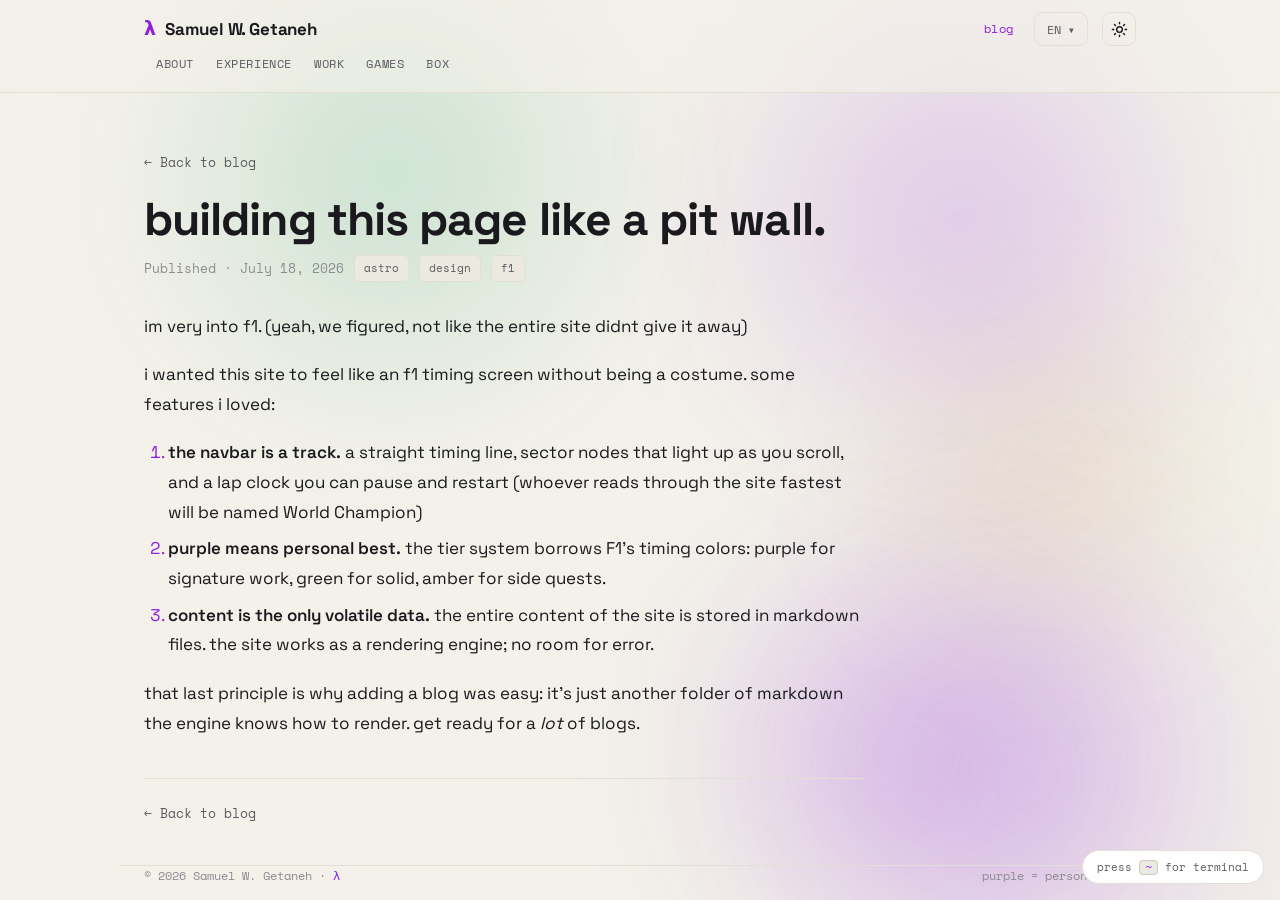
<file: blog/building-the-f1-portfolio/index.html>
<!DOCTYPE html><html lang="en"> <head><meta charset="utf-8"><meta name="viewport" content="width=device-width, initial-scale=1"><title>building this page like a pit wall. — Samuel W. Getaneh</title><meta name="description" content="race-track navbars, the tier f1 sector colors, and building a render engine."><link rel="canonical" href="https://kmab5.github.io/blog/building-the-f1-portfolio/"><link rel="icon" href="/favicon.ico" sizes="32x32"><link rel="icon" type="image/svg+xml" id="faviconSvg" href="/favicon.svg"><link rel="apple-touch-icon" href="/apple-touch-icon.png"><link rel="manifest" href="/site.webmanifest"><meta name="theme-color" content="#0E0E11"><meta property="og:type" content="website"><meta property="og:title" content="building this page like a pit wall. — Samuel W. Getaneh"><meta property="og:description" content="race-track navbars, the tier f1 sector colors, and building a render engine."><meta property="og:image" content="https://kmab5.github.io/og.png"><meta property="og:url" content="https://kmab5.github.io/blog/building-the-f1-portfolio/"><meta name="twitter:card" content="summary_large_image"><meta name="twitter:title" content="building this page like a pit wall. — Samuel W. Getaneh"><meta name="twitter:description" content="race-track navbars, the tier f1 sector colors, and building a render engine."><meta name="twitter:image" content="https://kmab5.github.io/og.png"><link rel="preconnect" href="https://fonts.googleapis.com"><link rel="preconnect" href="https://fonts.gstatic.com" crossorigin><link href="https://fonts.googleapis.com/css2?family=Space+Grotesk:wght@400;500;600;700&family=Space+Mono:wght@400;700&display=swap" rel="stylesheet"><script>
      (function () {
        var t;
        try { t = localStorage.getItem('theme'); } catch (e) {}
        if (!t) t = matchMedia('(prefers-color-scheme:light)').matches ? 'light' : 'dark';
        document.documentElement.setAttribute('data-theme', t);
        var link = document.getElementById('faviconSvg');
        if (link) link.setAttribute('href', link.getAttribute('href').replace(/favicon[^/]*\.svg$/, t === 'light' ? 'favicon-light.svg' : 'favicon.svg'));
        var tc = document.querySelector('meta[name=theme-color]');
        if (tc) tc.setAttribute('content', t === 'light' ? '#F3F1EA' : '#0E0E11');
      })();
    </script><link rel="stylesheet" href="/_astro/Base.CNnlPV1o.css"></head> <body> <div id="bg-bubbles" aria-hidden="true"></div> <header class="top page"> <div class="top-row"> <a class="mark" href="/" aria-label="Samuel W. Getaneh"> <span class="lam">λ</span> <span class="mark-name">Samuel W. Getaneh</span> </a> <span class="spacer"></span>  <div class="nav-inline">  <a class="nav-link" href="/blog/" aria-current="page">blog</a>  <div id="langDropdown" class="lang-dropdown"> <button id="langToggle" class="lang-btn toggle" aria-haspopup="menu" aria-expanded="false" title="Language">EN ▾</button> <ul id="langMenu" class="lang-menu" role="menu" aria-label="Language"> <li role="none"><a role="menuitem" href="/" aria-current="true">English</a></li><li role="none"><a role="menuitem" href="/am/">አማርኛ</a></li><li role="none"><a role="menuitem" href="/tr/">Türkçe</a></li> </ul> </div> <button class="icon-btn theme-btn" data-action="theme" aria-label="Toggle theme" title="Toggle theme"> <svg class="theme-icon" width="17" height="17" viewBox="0 0 24 24" fill="none" stroke="currentColor" stroke-width="2" stroke-linecap="round"></svg> </button> </div>  <div id="navMenu" class="nav-menu-dd"> <button id="navMenuBtn" class="icon-btn menu-btn" aria-haspopup="menu" aria-expanded="false" aria-label="Menu" title="Menu"> <svg width="18" height="18" viewBox="0 0 24 24" fill="none" stroke="currentColor" stroke-width="2" stroke-linecap="round"><path d="M3 6h18M3 12h18M3 18h18"></path></svg> </button> <div class="nav-menu" role="menu" aria-label="Menu"> <p class="menu-group">Sections</p> <a class="menu-row" role="menuitem" href="/#about" data-target="about"> <span class="menu-sector">S1</span><span>about</span> </a><a class="menu-row" role="menuitem" href="/#experience" data-target="experience"> <span class="menu-sector">S2</span><span>experience</span> </a><a class="menu-row" role="menuitem" href="/#work" data-target="work"> <span class="menu-sector">S3</span><span>work</span> </a><a class="menu-row" role="menuitem" href="/#games" data-target="games"> <span class="menu-sector">S4</span><span>games</span> </a><a class="menu-row" role="menuitem" href="/#contact" data-target="contact"> <span class="menu-sector">fin</span><span>box</span> </a> <a class="menu-row" role="menuitem" href="/blog/" aria-current="true"> <span class="menu-sector">·</span><span>blog</span> </a> <div class="menu-div"></div> <p class="menu-group">Language</p> <a class="menu-row" role="menuitem" href="/" aria-current="true"> <span class="menu-sector">EN</span><span>English</span> </a><a class="menu-row" role="menuitem" href="/am/"> <span class="menu-sector">AM</span><span>አማርኛ</span> </a><a class="menu-row" role="menuitem" href="/tr/"> <span class="menu-sector">TR</span><span>Türkçe</span> </a> <div class="menu-div"></div> <button class="menu-row" type="button" data-action="theme"> <span class="menu-sector">◐</span><span>Toggle theme</span> <svg class="theme-icon menu-theme-icon" width="16" height="16" viewBox="0 0 24 24" fill="none" stroke="currentColor" stroke-width="2" stroke-linecap="round"></svg> </button> </div> </div> </div>   <nav class="subnav" aria-label="Sections"> <a class="subnav-link" href="/#about" data-target="about">about</a><a class="subnav-link" href="/#experience" data-target="experience">experience</a><a class="subnav-link" href="/#work" data-target="work">work</a><a class="subnav-link" href="/#games" data-target="games">games</a><a class="subnav-link" href="/#contact" data-target="contact">box</a> </nav> </header> <script>
  (function () {
    function wire(ddId, btnId) {
      var dd = document.getElementById(ddId), btn = document.getElementById(btnId);
      if (!dd || !btn) return;
      btn.addEventListener('click', function (e) {
        e.stopPropagation();
        var open = dd.classList.toggle('open');
        btn.setAttribute('aria-expanded', open ? 'true' : 'false');
      });
      document.addEventListener('click', function (e) {
        if (!dd.contains(e.target)) { dd.classList.remove('open'); btn.setAttribute('aria-expanded', 'false'); }
      });
      document.addEventListener('keydown', function (e) {
        if (e.key === 'Escape') { dd.classList.remove('open'); btn.setAttribute('aria-expanded', 'false'); }
      });
    }
    wire('langDropdown', 'langToggle');
    wire('navMenu', 'navMenuBtn');
  })();
</script> <main class="wrap">  <article class="post rv"> <a class="post-back" href="/blog/">← Back to blog</a> <h1 class="post-title">building this page like a pit wall.</h1> <div class="post-meta post-meta-lg"> <time datetime="2026-07-18T00:00:00.000Z">Published · July 18, 2026</time> <span class="tag">astro</span><span class="tag">design</span><span class="tag">f1</span> </div> <div class="prose"> <p>im very into f1. (yeah, we figured, not like the entire site didnt give it away)</p>
<p>i wanted this site to feel like an f1 timing screen without being a costume. some features i loved:</p>
<ol>
<li><strong>the navbar is a track.</strong> a straight timing line, sector nodes that light up as you scroll, and a lap clock you can pause and restart (whoever reads through the site fastest will be named World Champion)</li>
<li><strong>purple means personal best.</strong> the tier system borrows F1’s timing colors: purple for signature work, green for solid, amber for side quests.</li>
<li><strong>content is the only volatile data.</strong> the entire content of the site is stored in markdown files. the site works as a rendering engine; no room for error.</li>
</ol>
<p>that last principle is why adding a blog was easy: it’s just another folder of markdown the engine knows how to render. get ready for a <em>lot</em> of blogs.</p>
 </div> <a class="post-back" href="/blog/">← Back to blog</a> </article>  </main> <footer class="wrap"> <span>© 2026 Samuel W. Getaneh · <span class="lam" id="footLam" style="cursor:pointer" title="click me">λ</span></span> <span>purple = personal best</span> </footer> <div class="modal" id="modal" role="dialog" aria-modal="true" aria-labelledby="m-title"> <div class="mcard" id="mcard"> <div class="mtop"><h3 id="m-title"></h3><button class="mclose" id="mClose" aria-label="Close">✕</button></div> <div class="mmeta" id="m-meta"></div> <p class="long" id="m-long"></p> <div class="stack" id="m-stack"></div> <div class="mactions" id="m-actions"></div> </div> </div> <button class="term-hint" id="termHint" aria-label="Open terminal">press <kbd>~</kbd> for terminal</button> <div class="term-overlay" id="termOverlay" role="dialog" aria-label="Terminal" aria-modal="true"> <div class="term"> <div class="term-bar"> <span class="dot" style="background:#ff5f56"></span><span class="dot" style="background:#ffbd2e"></span><span class="dot" style="background:#27c93f"></span> <span style="margin-left:8px">samuel@portfolio — type <b style="color:var(--best)">help</b> · esc to close</span> </div> <div class="term-body" id="termBody"></div> <div class="term-in"><span class="p">$</span><input id="termInput" autocomplete="off" spellcheck="false" aria-label="Terminal input"></div> </div> </div> <script type="application/json" id="site-data">{"locale":"en","facts":["I once solved a competition geometry problem three different ways just to be sure.","Amharic is my first language; I also get by in Turkish and Arabic.","I run a 6,000-member online math community.","Gebeta is one of the oldest known board games — I rebuilt it for the browser.","I read far more LitRPG than is strictly reasonable.","The λ is here because a clean abstraction is the most satisfying thing in code."],"commands":{"coffee":"brewing… this whole portfolio runs on it.","ethiopia":"ሰላም — proudly from Addis Ababa.","motto":"make hard things usable."},"email":"samuelworash@gmail.com","ui":{"play":"play now","visit":"visit live","source":"view source"},"work":[{"name":"Ask Gemini","live":"https://kmab5.github.io/ask-gemini","repo":"https://github.com/kmab5/ask-gemini"},{"name":"Beyond Marketing","live":"https://kmab5.github.io/beyond/","repo":""},{"name":"Blogger","live":"","repo":"https://github.com/kmab5/blogger.ang"},{"name":"Booknotes","live":"","repo":"https://github.com/kmab5/booknotes.ang"},{"name":"Clarity","live":"https://clarity-psi-three.vercel.app/","repo":""},{"name":"ChoiceScript Scene Extractor","live":"https://kmab5.github.io/choicescript-scene-extractor/","repo":""},{"name":"Ethio Meat Market","live":"https://kmab5.github.io/ethio-meat-market","repo":"https://github.com/kmab5/ethio-meat-market"},{"name":"Exceed Printing","live":"https://exceed-chi.vercel.app/","repo":""},{"name":"Field Guides","live":"https://kmab5.github.io/field-guides","repo":"https://github.com/kmab5/field-guides"},{"name":"Framer Studio","live":"https://framer-studio.vercel.app","repo":"https://github.com/kmab5/framer-studio"},{"name":"IdeaBoard","live":"https://ideaboard-cs.vercel.app","repo":"https://github.com/kmab5/ideaboard"},{"name":"medi.exe","live":"https://medi-exe.vercel.app/","repo":""},{"name":"Morgana","live":"","repo":"https://github.com/kmab5/morgana"},{"name":"Personayzer","live":"https://peronayzer.onrender.com/","repo":""},{"name":"Serk","live":"https://serk.com.et","repo":""},{"name":"Strixa","live":"https://strixa.org","repo":""},{"name":"Teregna","live":"https://teregna-web.vercel.app","repo":"https://github.com/kmab5/teregna-web"}],"games":[{"name":"Gebeta","live":"https://gebeta-kmab.vercel.app/","repo":""},{"name":"NVP","live":"https://nvp-kmab.vercel.app/","repo":"https://github.com/kmab5/nvp"}]}</script><script type="module" src="/_astro/Base.astro_astro_type_script_index_0_lang.CitBwf-q.js"></script></body> </html>
</file>
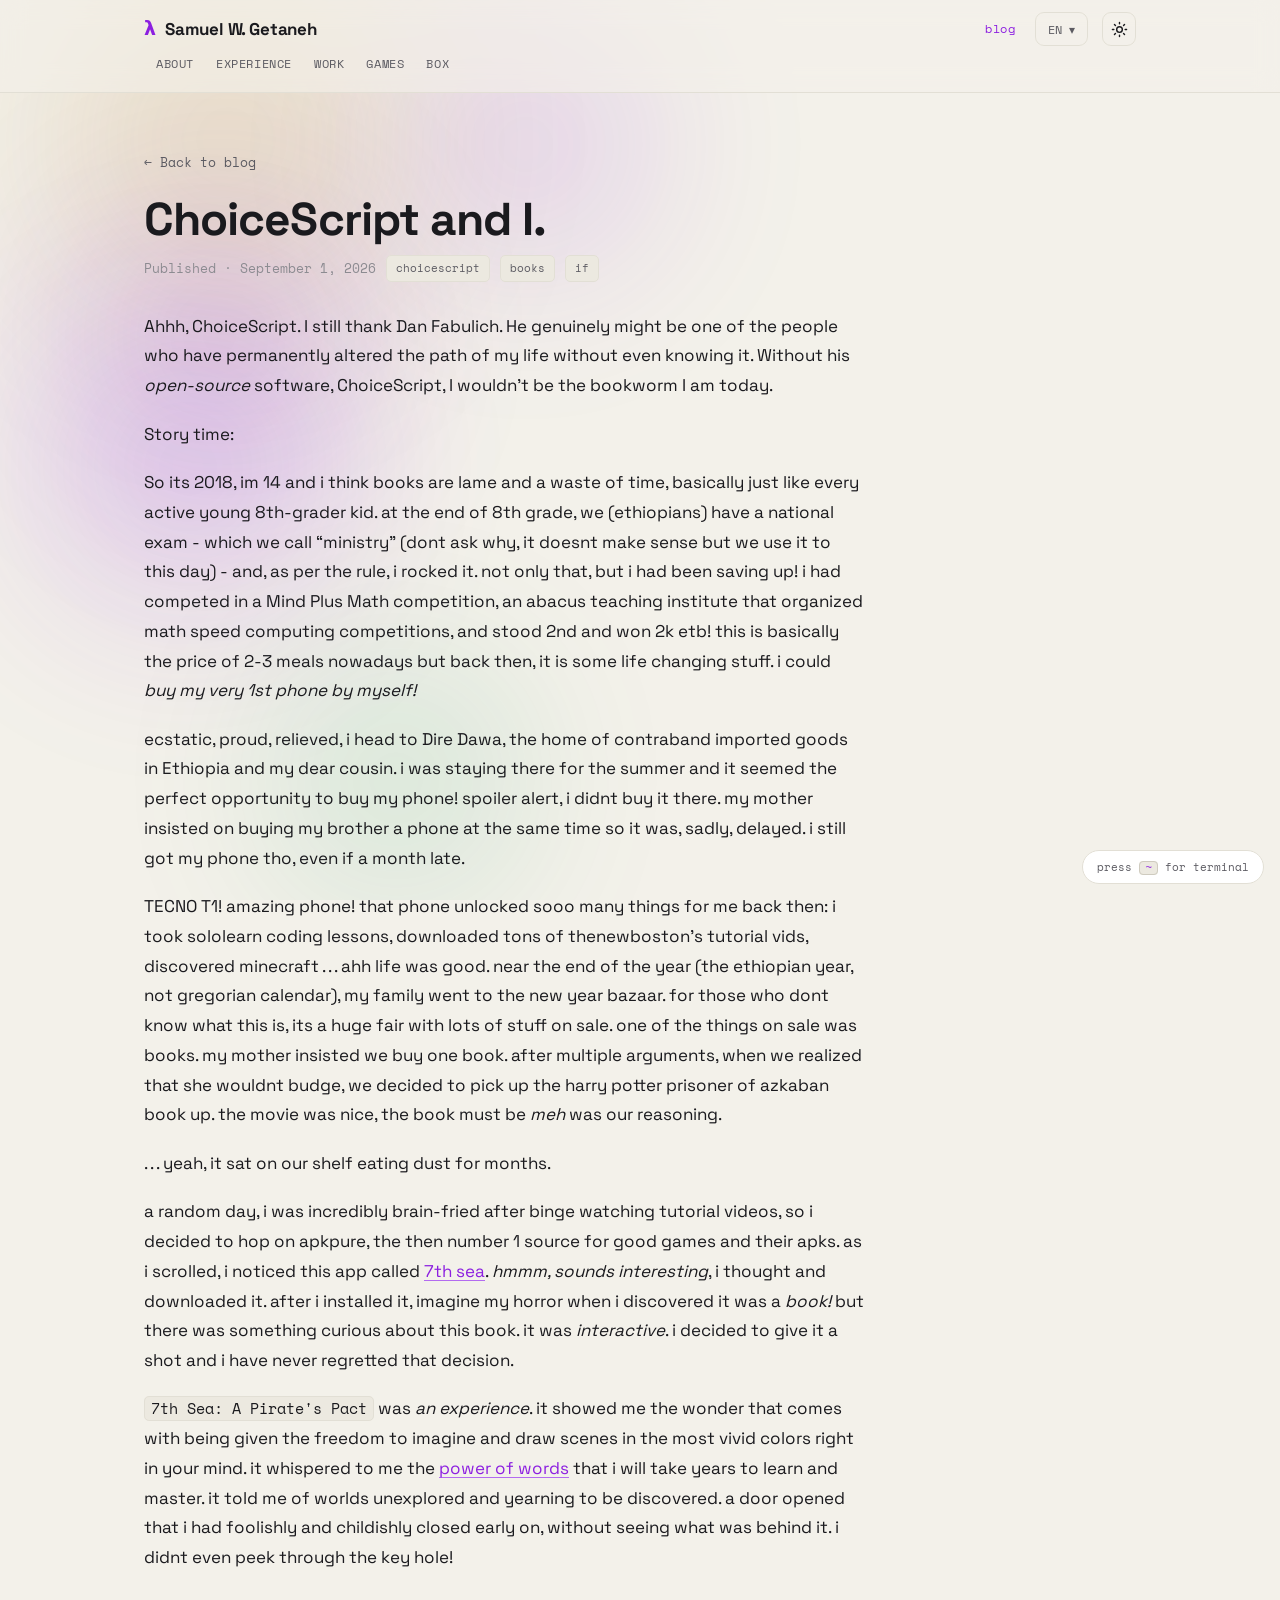
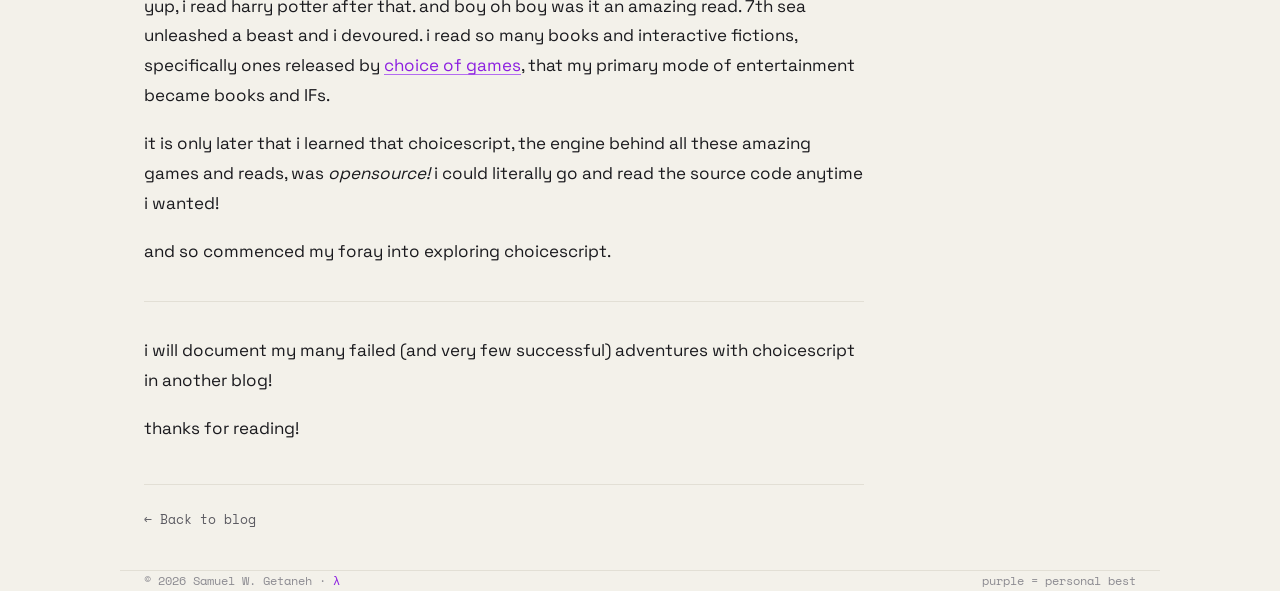
<file: blog/choicescript-and-me/index.html>
<!DOCTYPE html><html lang="en"> <head><meta charset="utf-8"><meta name="viewport" content="width=device-width, initial-scale=1"><title>ChoiceScript and I. — Samuel W. Getaneh</title><meta name="description" content="My first forays into ChoiceScript and how my entire life changed because of a red-headed pirate."><link rel="canonical" href="https://kmab5.github.io/blog/choicescript-and-me/"><link rel="icon" href="/favicon.ico" sizes="32x32"><link rel="icon" type="image/svg+xml" id="faviconSvg" href="/favicon.svg"><link rel="apple-touch-icon" href="/apple-touch-icon.png"><link rel="manifest" href="/site.webmanifest"><meta name="theme-color" content="#0E0E11"><meta property="og:type" content="website"><meta property="og:title" content="ChoiceScript and I. — Samuel W. Getaneh"><meta property="og:description" content="My first forays into ChoiceScript and how my entire life changed because of a red-headed pirate."><meta property="og:image" content="https://kmab5.github.io/og.png"><meta property="og:url" content="https://kmab5.github.io/blog/choicescript-and-me/"><meta name="twitter:card" content="summary_large_image"><meta name="twitter:title" content="ChoiceScript and I. — Samuel W. Getaneh"><meta name="twitter:description" content="My first forays into ChoiceScript and how my entire life changed because of a red-headed pirate."><meta name="twitter:image" content="https://kmab5.github.io/og.png"><link rel="preconnect" href="https://fonts.googleapis.com"><link rel="preconnect" href="https://fonts.gstatic.com" crossorigin><link href="https://fonts.googleapis.com/css2?family=Space+Grotesk:wght@400;500;600;700&family=Space+Mono:wght@400;700&display=swap" rel="stylesheet"><script>
      (function () {
        var t;
        try { t = localStorage.getItem('theme'); } catch (e) {}
        if (!t) t = matchMedia('(prefers-color-scheme:light)').matches ? 'light' : 'dark';
        document.documentElement.setAttribute('data-theme', t);
        var link = document.getElementById('faviconSvg');
        if (link) link.setAttribute('href', link.getAttribute('href').replace(/favicon[^/]*\.svg$/, t === 'light' ? 'favicon-light.svg' : 'favicon.svg'));
        var tc = document.querySelector('meta[name=theme-color]');
        if (tc) tc.setAttribute('content', t === 'light' ? '#F3F1EA' : '#0E0E11');
      })();
    </script><link rel="stylesheet" href="/_astro/Base.CNnlPV1o.css"></head> <body> <div id="bg-bubbles" aria-hidden="true"></div> <header class="top page"> <div class="top-row"> <a class="mark" href="/" aria-label="Samuel W. Getaneh"> <span class="lam">λ</span> <span class="mark-name">Samuel W. Getaneh</span> </a> <span class="spacer"></span>  <div class="nav-inline">  <a class="nav-link" href="/blog/" aria-current="page">blog</a>  <div id="langDropdown" class="lang-dropdown"> <button id="langToggle" class="lang-btn toggle" aria-haspopup="menu" aria-expanded="false" title="Language">EN ▾</button> <ul id="langMenu" class="lang-menu" role="menu" aria-label="Language"> <li role="none"><a role="menuitem" href="/" aria-current="true">English</a></li><li role="none"><a role="menuitem" href="/am/">አማርኛ</a></li><li role="none"><a role="menuitem" href="/tr/">Türkçe</a></li> </ul> </div> <button class="icon-btn theme-btn" data-action="theme" aria-label="Toggle theme" title="Toggle theme"> <svg class="theme-icon" width="17" height="17" viewBox="0 0 24 24" fill="none" stroke="currentColor" stroke-width="2" stroke-linecap="round"></svg> </button> </div>  <div id="navMenu" class="nav-menu-dd"> <button id="navMenuBtn" class="icon-btn menu-btn" aria-haspopup="menu" aria-expanded="false" aria-label="Menu" title="Menu"> <svg width="18" height="18" viewBox="0 0 24 24" fill="none" stroke="currentColor" stroke-width="2" stroke-linecap="round"><path d="M3 6h18M3 12h18M3 18h18"></path></svg> </button> <div class="nav-menu" role="menu" aria-label="Menu"> <p class="menu-group">Sections</p> <a class="menu-row" role="menuitem" href="/#about" data-target="about"> <span class="menu-sector">S1</span><span>about</span> </a><a class="menu-row" role="menuitem" href="/#experience" data-target="experience"> <span class="menu-sector">S2</span><span>experience</span> </a><a class="menu-row" role="menuitem" href="/#work" data-target="work"> <span class="menu-sector">S3</span><span>work</span> </a><a class="menu-row" role="menuitem" href="/#games" data-target="games"> <span class="menu-sector">S4</span><span>games</span> </a><a class="menu-row" role="menuitem" href="/#contact" data-target="contact"> <span class="menu-sector">fin</span><span>box</span> </a> <a class="menu-row" role="menuitem" href="/blog/" aria-current="true"> <span class="menu-sector">·</span><span>blog</span> </a> <div class="menu-div"></div> <p class="menu-group">Language</p> <a class="menu-row" role="menuitem" href="/" aria-current="true"> <span class="menu-sector">EN</span><span>English</span> </a><a class="menu-row" role="menuitem" href="/am/"> <span class="menu-sector">AM</span><span>አማርኛ</span> </a><a class="menu-row" role="menuitem" href="/tr/"> <span class="menu-sector">TR</span><span>Türkçe</span> </a> <div class="menu-div"></div> <button class="menu-row" type="button" data-action="theme"> <span class="menu-sector">◐</span><span>Toggle theme</span> <svg class="theme-icon menu-theme-icon" width="16" height="16" viewBox="0 0 24 24" fill="none" stroke="currentColor" stroke-width="2" stroke-linecap="round"></svg> </button> </div> </div> </div>   <nav class="subnav" aria-label="Sections"> <a class="subnav-link" href="/#about" data-target="about">about</a><a class="subnav-link" href="/#experience" data-target="experience">experience</a><a class="subnav-link" href="/#work" data-target="work">work</a><a class="subnav-link" href="/#games" data-target="games">games</a><a class="subnav-link" href="/#contact" data-target="contact">box</a> </nav> </header> <script>
  (function () {
    function wire(ddId, btnId) {
      var dd = document.getElementById(ddId), btn = document.getElementById(btnId);
      if (!dd || !btn) return;
      btn.addEventListener('click', function (e) {
        e.stopPropagation();
        var open = dd.classList.toggle('open');
        btn.setAttribute('aria-expanded', open ? 'true' : 'false');
      });
      document.addEventListener('click', function (e) {
        if (!dd.contains(e.target)) { dd.classList.remove('open'); btn.setAttribute('aria-expanded', 'false'); }
      });
      document.addEventListener('keydown', function (e) {
        if (e.key === 'Escape') { dd.classList.remove('open'); btn.setAttribute('aria-expanded', 'false'); }
      });
    }
    wire('langDropdown', 'langToggle');
    wire('navMenu', 'navMenuBtn');
  })();
</script> <main class="wrap">  <article class="post rv"> <a class="post-back" href="/blog/">← Back to blog</a> <h1 class="post-title">ChoiceScript and I.</h1> <div class="post-meta post-meta-lg"> <time datetime="2026-09-01T00:00:00.000Z">Published · September 1, 2026</time> <span class="tag">choicescript</span><span class="tag">books</span><span class="tag">if</span> </div> <div class="prose"> <p>Ahhh, ChoiceScript. I still thank Dan Fabulich. He genuinely might be one of the people who have permanently altered the path of my life without even knowing it. Without his <em>open-source</em> software, ChoiceScript, I wouldn’t be the bookworm I am today.</p>
<p>Story time:</p>
<p>So its 2018, im 14 and i think books are lame and a waste of time, basically just like every active young 8th-grader kid. at the end of 8th grade, we (ethiopians) have a national exam - which we call “ministry” (dont ask why, it doesnt make sense but we use it to this day) - and, as per the rule, i rocked it. not only that, but i had been saving up! i had competed in a Mind Plus Math competition, an abacus teaching institute that organized math speed computing competitions, and stood 2nd and won 2k etb! this is basically the price of 2-3 meals nowadays but back then, it is some life changing stuff. i could <em>buy my very 1st phone by myself!</em></p>
<p>ecstatic, proud, relieved, i head to Dire Dawa, the home of contraband imported goods in Ethiopia and my dear cousin. i was staying there for the summer and it seemed the perfect opportunity to buy my phone! spoiler alert, i didnt buy it there. my mother insisted on buying my brother a phone at the same time so it was, sadly, delayed. i still got my phone tho, even if a month late.</p>
<p>TECNO T1! amazing phone! that phone unlocked sooo many things for me back then: i took sololearn coding lessons, downloaded tons of thenewboston’s tutorial vids, discovered minecraft . . . ahh life was good. near the end of the year (the ethiopian year, not gregorian calendar), my family went to the new year bazaar. for those who dont know what this is, its a huge fair with lots of stuff on sale. one of the things on sale was books. my mother insisted we buy one book. after multiple arguments, when we realized that she wouldnt budge, we decided to pick up the harry potter prisoner of azkaban book up. the movie was nice, the book must be <em>meh</em> was our reasoning.</p>
<p>. . . yeah, it sat on our shelf eating dust for months.</p>
<p>a random day, i was incredibly brain-fried after binge watching tutorial videos, so i decided to hop on apkpure, the then number 1 source for good games and their apks. as i scrolled, i noticed this app called <a href="https://apkpure.com/7th-sea-a-pirate-s-pact/com.choiceofgames.seventhsea">7th sea</a>. <em>hmmm, sounds interesting</em>, i thought and downloaded it. after i installed it, imagine my horror when i discovered it was a <em>book!</em> but there was something curious about this book. it was <em>interactive</em>. i decided to give it a shot and i have never regretted that decision.</p>
<p><code>7th Sea: A Pirate's Pact</code> was <em>an experience</em>. it showed me the wonder that comes with being given the freedom to imagine and draw scenes in the most vivid colors right in your mind. it whispered to me the <a href="https://www.youtube.com/watch?v=xwbI8VOsDTo&amp;pp=ygUOcG93ZXIgb2Ygd29yZHM%3D">power of words</a> that i will take years to learn and master. it told me of worlds unexplored and yearning to be discovered. a door opened that i had foolishly and childishly closed early on, without seeing what was behind it. i didnt even peek through the key hole!</p>
<p>yup, i read harry potter after that. and boy oh boy was it an amazing read. 7th sea unleashed a beast and i devoured. i read so many books and interactive fictions, specifically ones released by <a href="https://www.choiceofgames.com/">choice of games</a>, that my primary mode of entertainment became books and IFs.</p>
<p>it is only later that i learned that choicescript, the engine behind all these amazing games and reads, was <em>opensource!</em> i could literally go and read the source code anytime i wanted!</p>
<p>and so commenced my foray into exploring choicescript.</p>
<hr>
<p>i will document my many failed (and very few successful) adventures with choicescript in another blog!</p>
<p>thanks for reading!</p>
 </div> <a class="post-back" href="/blog/">← Back to blog</a> </article>  </main> <footer class="wrap"> <span>© 2026 Samuel W. Getaneh · <span class="lam" id="footLam" style="cursor:pointer" title="click me">λ</span></span> <span>purple = personal best</span> </footer> <div class="modal" id="modal" role="dialog" aria-modal="true" aria-labelledby="m-title"> <div class="mcard" id="mcard"> <div class="mtop"><h3 id="m-title"></h3><button class="mclose" id="mClose" aria-label="Close">✕</button></div> <div class="mmeta" id="m-meta"></div> <p class="long" id="m-long"></p> <div class="stack" id="m-stack"></div> <div class="mactions" id="m-actions"></div> </div> </div> <button class="term-hint" id="termHint" aria-label="Open terminal">press <kbd>~</kbd> for terminal</button> <div class="term-overlay" id="termOverlay" role="dialog" aria-label="Terminal" aria-modal="true"> <div class="term"> <div class="term-bar"> <span class="dot" style="background:#ff5f56"></span><span class="dot" style="background:#ffbd2e"></span><span class="dot" style="background:#27c93f"></span> <span style="margin-left:8px">samuel@portfolio — type <b style="color:var(--best)">help</b> · esc to close</span> </div> <div class="term-body" id="termBody"></div> <div class="term-in"><span class="p">$</span><input id="termInput" autocomplete="off" spellcheck="false" aria-label="Terminal input"></div> </div> </div> <script type="application/json" id="site-data">{"locale":"en","facts":["I once solved a competition geometry problem three different ways just to be sure.","Amharic is my first language; I also get by in Turkish and Arabic.","I run a 6,000-member online math community.","Gebeta is one of the oldest known board games — I rebuilt it for the browser.","I read far more LitRPG than is strictly reasonable.","The λ is here because a clean abstraction is the most satisfying thing in code."],"commands":{"coffee":"brewing… this whole portfolio runs on it.","ethiopia":"ሰላም — proudly from Addis Ababa.","motto":"make hard things usable."},"email":"samuelworash@gmail.com","ui":{"play":"play now","visit":"visit live","source":"view source"},"work":[{"name":"Ask Gemini","live":"https://kmab5.github.io/ask-gemini","repo":"https://github.com/kmab5/ask-gemini"},{"name":"Beyond Marketing","live":"https://kmab5.github.io/beyond/","repo":""},{"name":"Blogger","live":"","repo":"https://github.com/kmab5/blogger.ang"},{"name":"Booknotes","live":"","repo":"https://github.com/kmab5/booknotes.ang"},{"name":"Clarity","live":"https://clarity-psi-three.vercel.app/","repo":""},{"name":"ChoiceScript Scene Extractor","live":"https://kmab5.github.io/choicescript-scene-extractor/","repo":""},{"name":"Ethio Meat Market","live":"https://kmab5.github.io/ethio-meat-market","repo":"https://github.com/kmab5/ethio-meat-market"},{"name":"Exceed Printing","live":"https://exceed-chi.vercel.app/","repo":""},{"name":"Field Guides","live":"https://kmab5.github.io/field-guides","repo":"https://github.com/kmab5/field-guides"},{"name":"Framer Studio","live":"https://framer-studio.vercel.app","repo":"https://github.com/kmab5/framer-studio"},{"name":"IdeaBoard","live":"https://ideaboard-cs.vercel.app","repo":"https://github.com/kmab5/ideaboard"},{"name":"medi.exe","live":"https://medi-exe.vercel.app/","repo":""},{"name":"Morgana","live":"","repo":"https://github.com/kmab5/morgana"},{"name":"Personayzer","live":"https://peronayzer.onrender.com/","repo":""},{"name":"Serk","live":"https://serk.com.et","repo":""},{"name":"Strixa","live":"https://strixa.org","repo":""},{"name":"Teregna","live":"https://teregna-web.vercel.app","repo":"https://github.com/kmab5/teregna-web"}],"games":[{"name":"Gebeta","live":"https://gebeta-kmab.vercel.app/","repo":""},{"name":"NVP","live":"https://nvp-kmab.vercel.app/","repo":"https://github.com/kmab5/nvp"}]}</script><script type="module" src="/_astro/Base.astro_astro_type_script_index_0_lang.CitBwf-q.js"></script></body> </html>
</file>
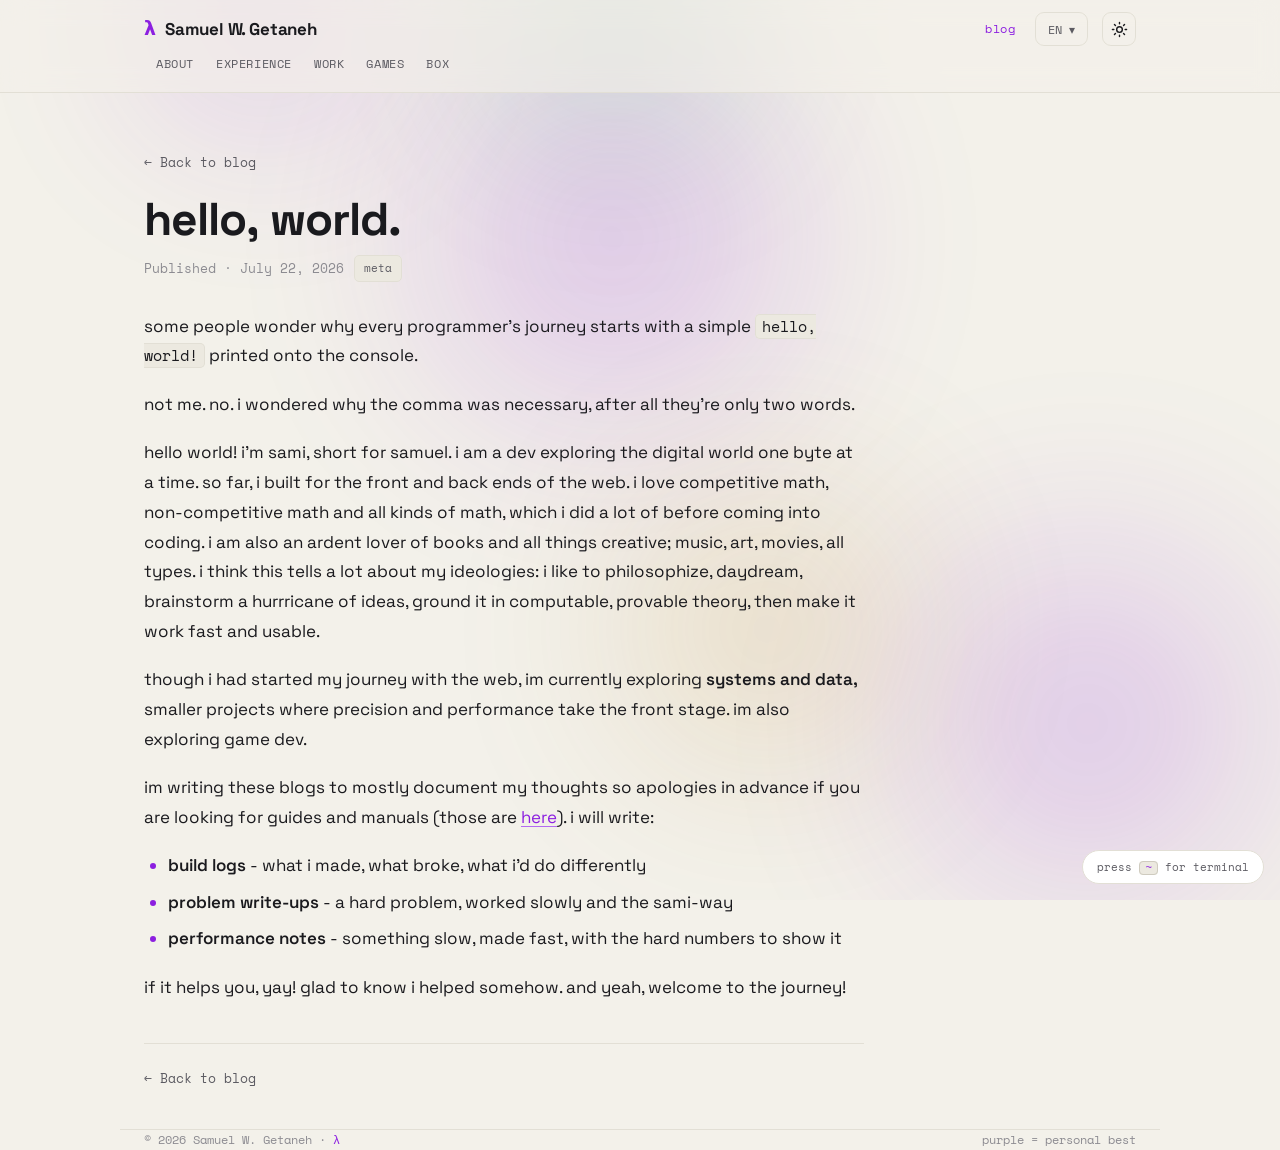
<file: blog/hello-world/index.html>
<!DOCTYPE html><html lang="en"> <head><meta charset="utf-8"><meta name="viewport" content="width=device-width, initial-scale=1"><title>hello, world. — Samuel W. Getaneh</title><meta name="description" content="welcome to my world and blog, where i vomit the words in my head into tangible blogs!"><link rel="canonical" href="https://kmab5.github.io/blog/hello-world/"><link rel="icon" href="/favicon.ico" sizes="32x32"><link rel="icon" type="image/svg+xml" id="faviconSvg" href="/favicon.svg"><link rel="apple-touch-icon" href="/apple-touch-icon.png"><link rel="manifest" href="/site.webmanifest"><meta name="theme-color" content="#0E0E11"><meta property="og:type" content="website"><meta property="og:title" content="hello, world. — Samuel W. Getaneh"><meta property="og:description" content="welcome to my world and blog, where i vomit the words in my head into tangible blogs!"><meta property="og:image" content="https://kmab5.github.io/og.png"><meta property="og:url" content="https://kmab5.github.io/blog/hello-world/"><meta name="twitter:card" content="summary_large_image"><meta name="twitter:title" content="hello, world. — Samuel W. Getaneh"><meta name="twitter:description" content="welcome to my world and blog, where i vomit the words in my head into tangible blogs!"><meta name="twitter:image" content="https://kmab5.github.io/og.png"><link rel="preconnect" href="https://fonts.googleapis.com"><link rel="preconnect" href="https://fonts.gstatic.com" crossorigin><link href="https://fonts.googleapis.com/css2?family=Space+Grotesk:wght@400;500;600;700&family=Space+Mono:wght@400;700&display=swap" rel="stylesheet"><script>
      (function () {
        var t;
        try { t = localStorage.getItem('theme'); } catch (e) {}
        if (!t) t = matchMedia('(prefers-color-scheme:light)').matches ? 'light' : 'dark';
        document.documentElement.setAttribute('data-theme', t);
        var link = document.getElementById('faviconSvg');
        if (link) link.setAttribute('href', link.getAttribute('href').replace(/favicon[^/]*\.svg$/, t === 'light' ? 'favicon-light.svg' : 'favicon.svg'));
        var tc = document.querySelector('meta[name=theme-color]');
        if (tc) tc.setAttribute('content', t === 'light' ? '#F3F1EA' : '#0E0E11');
      })();
    </script><link rel="stylesheet" href="/_astro/Base.CNnlPV1o.css"></head> <body> <div id="bg-bubbles" aria-hidden="true"></div> <header class="top page"> <div class="top-row"> <a class="mark" href="/" aria-label="Samuel W. Getaneh"> <span class="lam">λ</span> <span class="mark-name">Samuel W. Getaneh</span> </a> <span class="spacer"></span>  <div class="nav-inline">  <a class="nav-link" href="/blog/" aria-current="page">blog</a>  <div id="langDropdown" class="lang-dropdown"> <button id="langToggle" class="lang-btn toggle" aria-haspopup="menu" aria-expanded="false" title="Language">EN ▾</button> <ul id="langMenu" class="lang-menu" role="menu" aria-label="Language"> <li role="none"><a role="menuitem" href="/" aria-current="true">English</a></li><li role="none"><a role="menuitem" href="/am/">አማርኛ</a></li><li role="none"><a role="menuitem" href="/tr/">Türkçe</a></li> </ul> </div> <button class="icon-btn theme-btn" data-action="theme" aria-label="Toggle theme" title="Toggle theme"> <svg class="theme-icon" width="17" height="17" viewBox="0 0 24 24" fill="none" stroke="currentColor" stroke-width="2" stroke-linecap="round"></svg> </button> </div>  <div id="navMenu" class="nav-menu-dd"> <button id="navMenuBtn" class="icon-btn menu-btn" aria-haspopup="menu" aria-expanded="false" aria-label="Menu" title="Menu"> <svg width="18" height="18" viewBox="0 0 24 24" fill="none" stroke="currentColor" stroke-width="2" stroke-linecap="round"><path d="M3 6h18M3 12h18M3 18h18"></path></svg> </button> <div class="nav-menu" role="menu" aria-label="Menu"> <p class="menu-group">Sections</p> <a class="menu-row" role="menuitem" href="/#about" data-target="about"> <span class="menu-sector">S1</span><span>about</span> </a><a class="menu-row" role="menuitem" href="/#experience" data-target="experience"> <span class="menu-sector">S2</span><span>experience</span> </a><a class="menu-row" role="menuitem" href="/#work" data-target="work"> <span class="menu-sector">S3</span><span>work</span> </a><a class="menu-row" role="menuitem" href="/#games" data-target="games"> <span class="menu-sector">S4</span><span>games</span> </a><a class="menu-row" role="menuitem" href="/#contact" data-target="contact"> <span class="menu-sector">fin</span><span>box</span> </a> <a class="menu-row" role="menuitem" href="/blog/" aria-current="true"> <span class="menu-sector">·</span><span>blog</span> </a> <div class="menu-div"></div> <p class="menu-group">Language</p> <a class="menu-row" role="menuitem" href="/" aria-current="true"> <span class="menu-sector">EN</span><span>English</span> </a><a class="menu-row" role="menuitem" href="/am/"> <span class="menu-sector">AM</span><span>አማርኛ</span> </a><a class="menu-row" role="menuitem" href="/tr/"> <span class="menu-sector">TR</span><span>Türkçe</span> </a> <div class="menu-div"></div> <button class="menu-row" type="button" data-action="theme"> <span class="menu-sector">◐</span><span>Toggle theme</span> <svg class="theme-icon menu-theme-icon" width="16" height="16" viewBox="0 0 24 24" fill="none" stroke="currentColor" stroke-width="2" stroke-linecap="round"></svg> </button> </div> </div> </div>   <nav class="subnav" aria-label="Sections"> <a class="subnav-link" href="/#about" data-target="about">about</a><a class="subnav-link" href="/#experience" data-target="experience">experience</a><a class="subnav-link" href="/#work" data-target="work">work</a><a class="subnav-link" href="/#games" data-target="games">games</a><a class="subnav-link" href="/#contact" data-target="contact">box</a> </nav> </header> <script>
  (function () {
    function wire(ddId, btnId) {
      var dd = document.getElementById(ddId), btn = document.getElementById(btnId);
      if (!dd || !btn) return;
      btn.addEventListener('click', function (e) {
        e.stopPropagation();
        var open = dd.classList.toggle('open');
        btn.setAttribute('aria-expanded', open ? 'true' : 'false');
      });
      document.addEventListener('click', function (e) {
        if (!dd.contains(e.target)) { dd.classList.remove('open'); btn.setAttribute('aria-expanded', 'false'); }
      });
      document.addEventListener('keydown', function (e) {
        if (e.key === 'Escape') { dd.classList.remove('open'); btn.setAttribute('aria-expanded', 'false'); }
      });
    }
    wire('langDropdown', 'langToggle');
    wire('navMenu', 'navMenuBtn');
  })();
</script> <main class="wrap">  <article class="post rv"> <a class="post-back" href="/blog/">← Back to blog</a> <h1 class="post-title">hello, world.</h1> <div class="post-meta post-meta-lg"> <time datetime="2026-07-22T00:00:00.000Z">Published · July 22, 2026</time> <span class="tag">meta</span> </div> <div class="prose"> <p>some people wonder why every programmer’s journey starts with a simple <code>hello, world!</code> printed onto the console.</p>
<p>not me. no. i wondered why the comma was necessary, after all they’re only two words.</p>
<p>hello world! i’m sami, short for samuel. i am a dev exploring the digital world one byte at a time. so far, i built for the front and back ends of the web. i love competitive math, non-competitive math and all kinds of math, which i did a lot of before coming into coding. i am also an ardent lover of books and all things creative; music, art, movies, all types. i think this tells a lot about my ideologies: i like to philosophize, daydream, brainstorm a hurrricane of ideas, ground it in computable, provable theory, then make it work fast and usable.</p>
<p>though i had started my journey with the web, im currently exploring <strong>systems and data,</strong> smaller projects where precision and performance take the front stage. im also exploring game dev.</p>
<p>im writing these blogs to mostly document my thoughts so apologies in advance if you are looking for guides and manuals (those are <a href="https://kmab5.github.io/field-guides">here</a>). i will write:</p>
<ul>
<li><strong>build logs</strong> - what i made, what broke, what i’d do differently</li>
<li><strong>problem write-ups</strong> - a hard problem, worked slowly and the sami-way</li>
<li><strong>performance notes</strong> - something slow, made fast, with the hard numbers to show it</li>
</ul>
<p>if it helps you, yay! glad to know i helped somehow. and yeah, welcome to the journey!</p>
 </div> <a class="post-back" href="/blog/">← Back to blog</a> </article>  </main> <footer class="wrap"> <span>© 2026 Samuel W. Getaneh · <span class="lam" id="footLam" style="cursor:pointer" title="click me">λ</span></span> <span>purple = personal best</span> </footer> <div class="modal" id="modal" role="dialog" aria-modal="true" aria-labelledby="m-title"> <div class="mcard" id="mcard"> <div class="mtop"><h3 id="m-title"></h3><button class="mclose" id="mClose" aria-label="Close">✕</button></div> <div class="mmeta" id="m-meta"></div> <p class="long" id="m-long"></p> <div class="stack" id="m-stack"></div> <div class="mactions" id="m-actions"></div> </div> </div> <button class="term-hint" id="termHint" aria-label="Open terminal">press <kbd>~</kbd> for terminal</button> <div class="term-overlay" id="termOverlay" role="dialog" aria-label="Terminal" aria-modal="true"> <div class="term"> <div class="term-bar"> <span class="dot" style="background:#ff5f56"></span><span class="dot" style="background:#ffbd2e"></span><span class="dot" style="background:#27c93f"></span> <span style="margin-left:8px">samuel@portfolio — type <b style="color:var(--best)">help</b> · esc to close</span> </div> <div class="term-body" id="termBody"></div> <div class="term-in"><span class="p">$</span><input id="termInput" autocomplete="off" spellcheck="false" aria-label="Terminal input"></div> </div> </div> <script type="application/json" id="site-data">{"locale":"en","facts":["I once solved a competition geometry problem three different ways just to be sure.","Amharic is my first language; I also get by in Turkish and Arabic.","I run a 6,000-member online math community.","Gebeta is one of the oldest known board games — I rebuilt it for the browser.","I read far more LitRPG than is strictly reasonable.","The λ is here because a clean abstraction is the most satisfying thing in code."],"commands":{"coffee":"brewing… this whole portfolio runs on it.","ethiopia":"ሰላም — proudly from Addis Ababa.","motto":"make hard things usable."},"email":"samuelworash@gmail.com","ui":{"play":"play now","visit":"visit live","source":"view source"},"work":[{"name":"Ask Gemini","live":"https://kmab5.github.io/ask-gemini","repo":"https://github.com/kmab5/ask-gemini"},{"name":"Beyond Marketing","live":"https://kmab5.github.io/beyond/","repo":""},{"name":"Blogger","live":"","repo":"https://github.com/kmab5/blogger.ang"},{"name":"Booknotes","live":"","repo":"https://github.com/kmab5/booknotes.ang"},{"name":"Clarity","live":"https://clarity-psi-three.vercel.app/","repo":""},{"name":"ChoiceScript Scene Extractor","live":"https://kmab5.github.io/choicescript-scene-extractor/","repo":""},{"name":"Ethio Meat Market","live":"https://kmab5.github.io/ethio-meat-market","repo":"https://github.com/kmab5/ethio-meat-market"},{"name":"Exceed Printing","live":"https://exceed-chi.vercel.app/","repo":""},{"name":"Field Guides","live":"https://kmab5.github.io/field-guides","repo":"https://github.com/kmab5/field-guides"},{"name":"Framer Studio","live":"https://framer-studio.vercel.app","repo":"https://github.com/kmab5/framer-studio"},{"name":"IdeaBoard","live":"https://ideaboard-cs.vercel.app","repo":"https://github.com/kmab5/ideaboard"},{"name":"medi.exe","live":"https://medi-exe.vercel.app/","repo":""},{"name":"Morgana","live":"","repo":"https://github.com/kmab5/morgana"},{"name":"Personayzer","live":"https://peronayzer.onrender.com/","repo":""},{"name":"Serk","live":"https://serk.com.et","repo":""},{"name":"Strixa","live":"https://strixa.org","repo":""},{"name":"Teregna","live":"https://teregna-web.vercel.app","repo":"https://github.com/kmab5/teregna-web"}],"games":[{"name":"Gebeta","live":"https://gebeta-kmab.vercel.app/","repo":""},{"name":"NVP","live":"https://nvp-kmab.vercel.app/","repo":"https://github.com/kmab5/nvp"}]}</script><script type="module" src="/_astro/Base.astro_astro_type_script_index_0_lang.CitBwf-q.js"></script></body> </html>
</file>
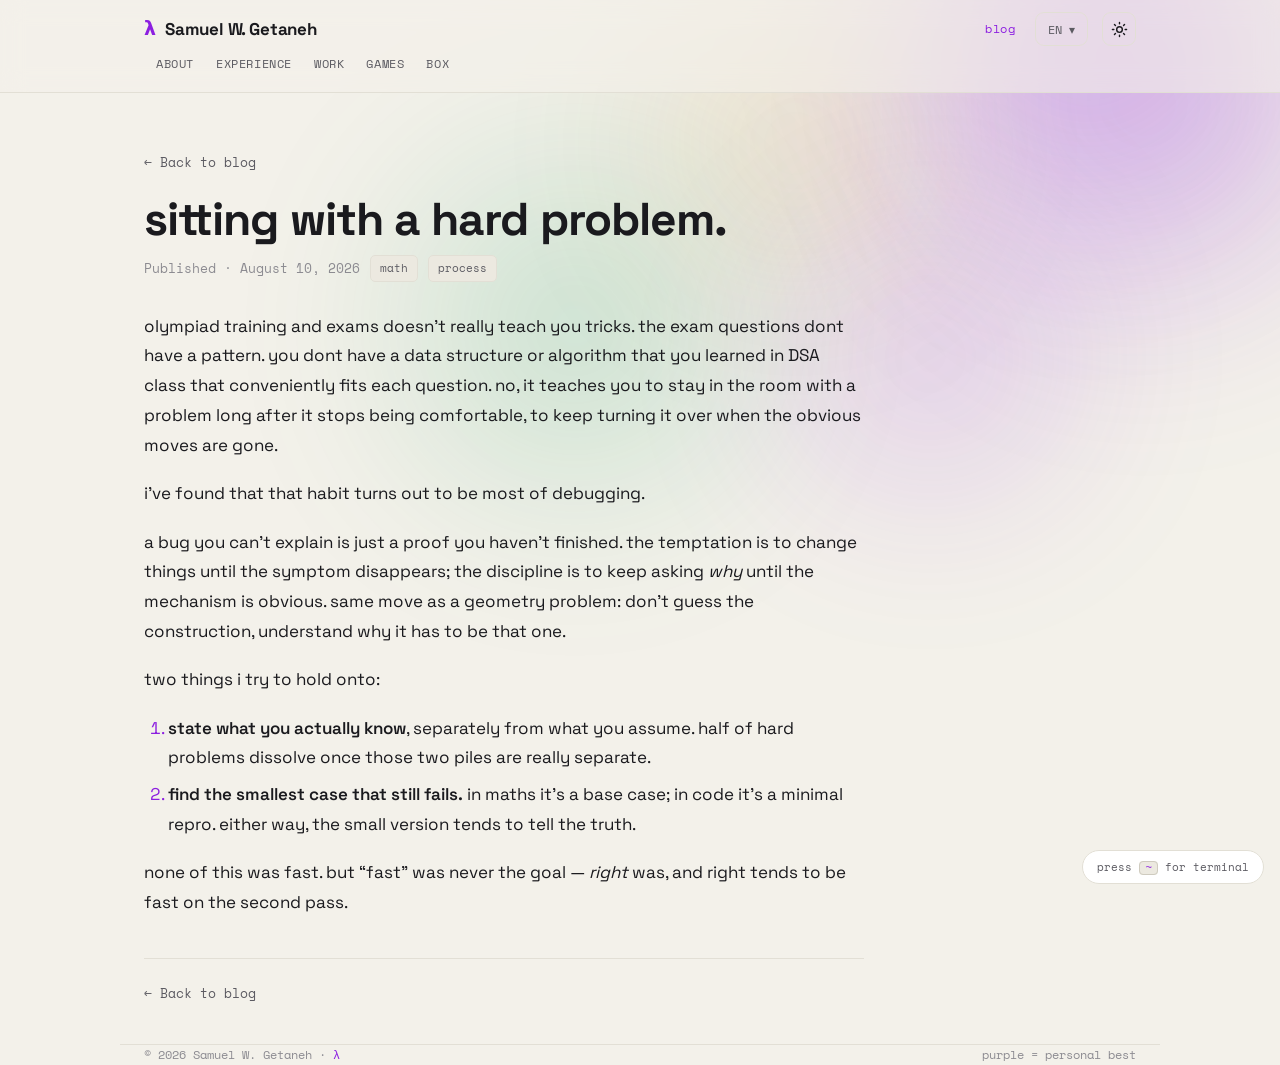
<file: blog/sitting-with-a-hard-problem/index.html>
<!DOCTYPE html><html lang="en"> <head><meta charset="utf-8"><meta name="viewport" content="width=device-width, initial-scale=1"><title>sitting with a hard problem. — Samuel W. Getaneh</title><meta name="description" content="what competitive math taught me about debugging."><link rel="canonical" href="https://kmab5.github.io/blog/sitting-with-a-hard-problem/"><link rel="icon" href="/favicon.ico" sizes="32x32"><link rel="icon" type="image/svg+xml" id="faviconSvg" href="/favicon.svg"><link rel="apple-touch-icon" href="/apple-touch-icon.png"><link rel="manifest" href="/site.webmanifest"><meta name="theme-color" content="#0E0E11"><meta property="og:type" content="website"><meta property="og:title" content="sitting with a hard problem. — Samuel W. Getaneh"><meta property="og:description" content="what competitive math taught me about debugging."><meta property="og:image" content="https://kmab5.github.io/og.png"><meta property="og:url" content="https://kmab5.github.io/blog/sitting-with-a-hard-problem/"><meta name="twitter:card" content="summary_large_image"><meta name="twitter:title" content="sitting with a hard problem. — Samuel W. Getaneh"><meta name="twitter:description" content="what competitive math taught me about debugging."><meta name="twitter:image" content="https://kmab5.github.io/og.png"><link rel="preconnect" href="https://fonts.googleapis.com"><link rel="preconnect" href="https://fonts.gstatic.com" crossorigin><link href="https://fonts.googleapis.com/css2?family=Space+Grotesk:wght@400;500;600;700&family=Space+Mono:wght@400;700&display=swap" rel="stylesheet"><script>
      (function () {
        var t;
        try { t = localStorage.getItem('theme'); } catch (e) {}
        if (!t) t = matchMedia('(prefers-color-scheme:light)').matches ? 'light' : 'dark';
        document.documentElement.setAttribute('data-theme', t);
        var link = document.getElementById('faviconSvg');
        if (link) link.setAttribute('href', link.getAttribute('href').replace(/favicon[^/]*\.svg$/, t === 'light' ? 'favicon-light.svg' : 'favicon.svg'));
        var tc = document.querySelector('meta[name=theme-color]');
        if (tc) tc.setAttribute('content', t === 'light' ? '#F3F1EA' : '#0E0E11');
      })();
    </script><link rel="stylesheet" href="/_astro/Base.CNnlPV1o.css"></head> <body> <div id="bg-bubbles" aria-hidden="true"></div> <header class="top page"> <div class="top-row"> <a class="mark" href="/" aria-label="Samuel W. Getaneh"> <span class="lam">λ</span> <span class="mark-name">Samuel W. Getaneh</span> </a> <span class="spacer"></span>  <div class="nav-inline">  <a class="nav-link" href="/blog/" aria-current="page">blog</a>  <div id="langDropdown" class="lang-dropdown"> <button id="langToggle" class="lang-btn toggle" aria-haspopup="menu" aria-expanded="false" title="Language">EN ▾</button> <ul id="langMenu" class="lang-menu" role="menu" aria-label="Language"> <li role="none"><a role="menuitem" href="/" aria-current="true">English</a></li><li role="none"><a role="menuitem" href="/am/">አማርኛ</a></li><li role="none"><a role="menuitem" href="/tr/">Türkçe</a></li> </ul> </div> <button class="icon-btn theme-btn" data-action="theme" aria-label="Toggle theme" title="Toggle theme"> <svg class="theme-icon" width="17" height="17" viewBox="0 0 24 24" fill="none" stroke="currentColor" stroke-width="2" stroke-linecap="round"></svg> </button> </div>  <div id="navMenu" class="nav-menu-dd"> <button id="navMenuBtn" class="icon-btn menu-btn" aria-haspopup="menu" aria-expanded="false" aria-label="Menu" title="Menu"> <svg width="18" height="18" viewBox="0 0 24 24" fill="none" stroke="currentColor" stroke-width="2" stroke-linecap="round"><path d="M3 6h18M3 12h18M3 18h18"></path></svg> </button> <div class="nav-menu" role="menu" aria-label="Menu"> <p class="menu-group">Sections</p> <a class="menu-row" role="menuitem" href="/#about" data-target="about"> <span class="menu-sector">S1</span><span>about</span> </a><a class="menu-row" role="menuitem" href="/#experience" data-target="experience"> <span class="menu-sector">S2</span><span>experience</span> </a><a class="menu-row" role="menuitem" href="/#work" data-target="work"> <span class="menu-sector">S3</span><span>work</span> </a><a class="menu-row" role="menuitem" href="/#games" data-target="games"> <span class="menu-sector">S4</span><span>games</span> </a><a class="menu-row" role="menuitem" href="/#contact" data-target="contact"> <span class="menu-sector">fin</span><span>box</span> </a> <a class="menu-row" role="menuitem" href="/blog/" aria-current="true"> <span class="menu-sector">·</span><span>blog</span> </a> <div class="menu-div"></div> <p class="menu-group">Language</p> <a class="menu-row" role="menuitem" href="/" aria-current="true"> <span class="menu-sector">EN</span><span>English</span> </a><a class="menu-row" role="menuitem" href="/am/"> <span class="menu-sector">AM</span><span>አማርኛ</span> </a><a class="menu-row" role="menuitem" href="/tr/"> <span class="menu-sector">TR</span><span>Türkçe</span> </a> <div class="menu-div"></div> <button class="menu-row" type="button" data-action="theme"> <span class="menu-sector">◐</span><span>Toggle theme</span> <svg class="theme-icon menu-theme-icon" width="16" height="16" viewBox="0 0 24 24" fill="none" stroke="currentColor" stroke-width="2" stroke-linecap="round"></svg> </button> </div> </div> </div>   <nav class="subnav" aria-label="Sections"> <a class="subnav-link" href="/#about" data-target="about">about</a><a class="subnav-link" href="/#experience" data-target="experience">experience</a><a class="subnav-link" href="/#work" data-target="work">work</a><a class="subnav-link" href="/#games" data-target="games">games</a><a class="subnav-link" href="/#contact" data-target="contact">box</a> </nav> </header> <script>
  (function () {
    function wire(ddId, btnId) {
      var dd = document.getElementById(ddId), btn = document.getElementById(btnId);
      if (!dd || !btn) return;
      btn.addEventListener('click', function (e) {
        e.stopPropagation();
        var open = dd.classList.toggle('open');
        btn.setAttribute('aria-expanded', open ? 'true' : 'false');
      });
      document.addEventListener('click', function (e) {
        if (!dd.contains(e.target)) { dd.classList.remove('open'); btn.setAttribute('aria-expanded', 'false'); }
      });
      document.addEventListener('keydown', function (e) {
        if (e.key === 'Escape') { dd.classList.remove('open'); btn.setAttribute('aria-expanded', 'false'); }
      });
    }
    wire('langDropdown', 'langToggle');
    wire('navMenu', 'navMenuBtn');
  })();
</script> <main class="wrap">  <article class="post rv"> <a class="post-back" href="/blog/">← Back to blog</a> <h1 class="post-title">sitting with a hard problem.</h1> <div class="post-meta post-meta-lg"> <time datetime="2026-08-10T00:00:00.000Z">Published · August 10, 2026</time> <span class="tag">math</span><span class="tag">process</span> </div> <div class="prose"> <p>olympiad training and exams doesn’t really teach you tricks. the exam questions dont have a pattern. you dont have a data structure or algorithm that you learned in DSA class that conveniently fits each question. no, it teaches you to stay in the room with a problem long after it stops being comfortable, to keep turning it over when the obvious moves are gone.</p>
<p>i’ve found that that habit turns out to be most of debugging.</p>
<p>a bug you can’t explain is just a proof you haven’t finished. the temptation is to change things until the symptom disappears; the discipline is to keep asking <em>why</em> until the mechanism is obvious. same move as a geometry problem: don’t guess the construction, understand why it has to be that one.</p>
<p>two things i try to hold onto:</p>
<ol>
<li><strong>state what you actually know</strong>, separately from what you assume. half of
hard problems dissolve once those two piles are really separate.</li>
<li><strong>find the smallest case that still fails.</strong> in maths it’s a base case; in
code it’s a minimal repro. either way, the small version tends to tell the truth.</li>
</ol>
<p>none of this was fast. but “fast” was never the goal — <em>right</em> was, and right
tends to be fast on the second pass.</p>
 </div> <a class="post-back" href="/blog/">← Back to blog</a> </article>  </main> <footer class="wrap"> <span>© 2026 Samuel W. Getaneh · <span class="lam" id="footLam" style="cursor:pointer" title="click me">λ</span></span> <span>purple = personal best</span> </footer> <div class="modal" id="modal" role="dialog" aria-modal="true" aria-labelledby="m-title"> <div class="mcard" id="mcard"> <div class="mtop"><h3 id="m-title"></h3><button class="mclose" id="mClose" aria-label="Close">✕</button></div> <div class="mmeta" id="m-meta"></div> <p class="long" id="m-long"></p> <div class="stack" id="m-stack"></div> <div class="mactions" id="m-actions"></div> </div> </div> <button class="term-hint" id="termHint" aria-label="Open terminal">press <kbd>~</kbd> for terminal</button> <div class="term-overlay" id="termOverlay" role="dialog" aria-label="Terminal" aria-modal="true"> <div class="term"> <div class="term-bar"> <span class="dot" style="background:#ff5f56"></span><span class="dot" style="background:#ffbd2e"></span><span class="dot" style="background:#27c93f"></span> <span style="margin-left:8px">samuel@portfolio — type <b style="color:var(--best)">help</b> · esc to close</span> </div> <div class="term-body" id="termBody"></div> <div class="term-in"><span class="p">$</span><input id="termInput" autocomplete="off" spellcheck="false" aria-label="Terminal input"></div> </div> </div> <script type="application/json" id="site-data">{"locale":"en","facts":["I once solved a competition geometry problem three different ways just to be sure.","Amharic is my first language; I also get by in Turkish and Arabic.","I run a 6,000-member online math community.","Gebeta is one of the oldest known board games — I rebuilt it for the browser.","I read far more LitRPG than is strictly reasonable.","The λ is here because a clean abstraction is the most satisfying thing in code."],"commands":{"coffee":"brewing… this whole portfolio runs on it.","ethiopia":"ሰላም — proudly from Addis Ababa.","motto":"make hard things usable."},"email":"samuelworash@gmail.com","ui":{"play":"play now","visit":"visit live","source":"view source"},"work":[{"name":"Ask Gemini","live":"https://kmab5.github.io/ask-gemini","repo":"https://github.com/kmab5/ask-gemini"},{"name":"Beyond Marketing","live":"https://kmab5.github.io/beyond/","repo":""},{"name":"Blogger","live":"","repo":"https://github.com/kmab5/blogger.ang"},{"name":"Booknotes","live":"","repo":"https://github.com/kmab5/booknotes.ang"},{"name":"Clarity","live":"https://clarity-psi-three.vercel.app/","repo":""},{"name":"ChoiceScript Scene Extractor","live":"https://kmab5.github.io/choicescript-scene-extractor/","repo":""},{"name":"Ethio Meat Market","live":"https://kmab5.github.io/ethio-meat-market","repo":"https://github.com/kmab5/ethio-meat-market"},{"name":"Exceed Printing","live":"https://exceed-chi.vercel.app/","repo":""},{"name":"Field Guides","live":"https://kmab5.github.io/field-guides","repo":"https://github.com/kmab5/field-guides"},{"name":"Framer Studio","live":"https://framer-studio.vercel.app","repo":"https://github.com/kmab5/framer-studio"},{"name":"IdeaBoard","live":"https://ideaboard-cs.vercel.app","repo":"https://github.com/kmab5/ideaboard"},{"name":"medi.exe","live":"https://medi-exe.vercel.app/","repo":""},{"name":"Morgana","live":"","repo":"https://github.com/kmab5/morgana"},{"name":"Personayzer","live":"https://peronayzer.onrender.com/","repo":""},{"name":"Serk","live":"https://serk.com.et","repo":""},{"name":"Strixa","live":"https://strixa.org","repo":""},{"name":"Teregna","live":"https://teregna-web.vercel.app","repo":"https://github.com/kmab5/teregna-web"}],"games":[{"name":"Gebeta","live":"https://gebeta-kmab.vercel.app/","repo":""},{"name":"NVP","live":"https://nvp-kmab.vercel.app/","repo":"https://github.com/kmab5/nvp"}]}</script><script type="module" src="/_astro/Base.astro_astro_type_script_index_0_lang.CitBwf-q.js"></script></body> </html>
</file>
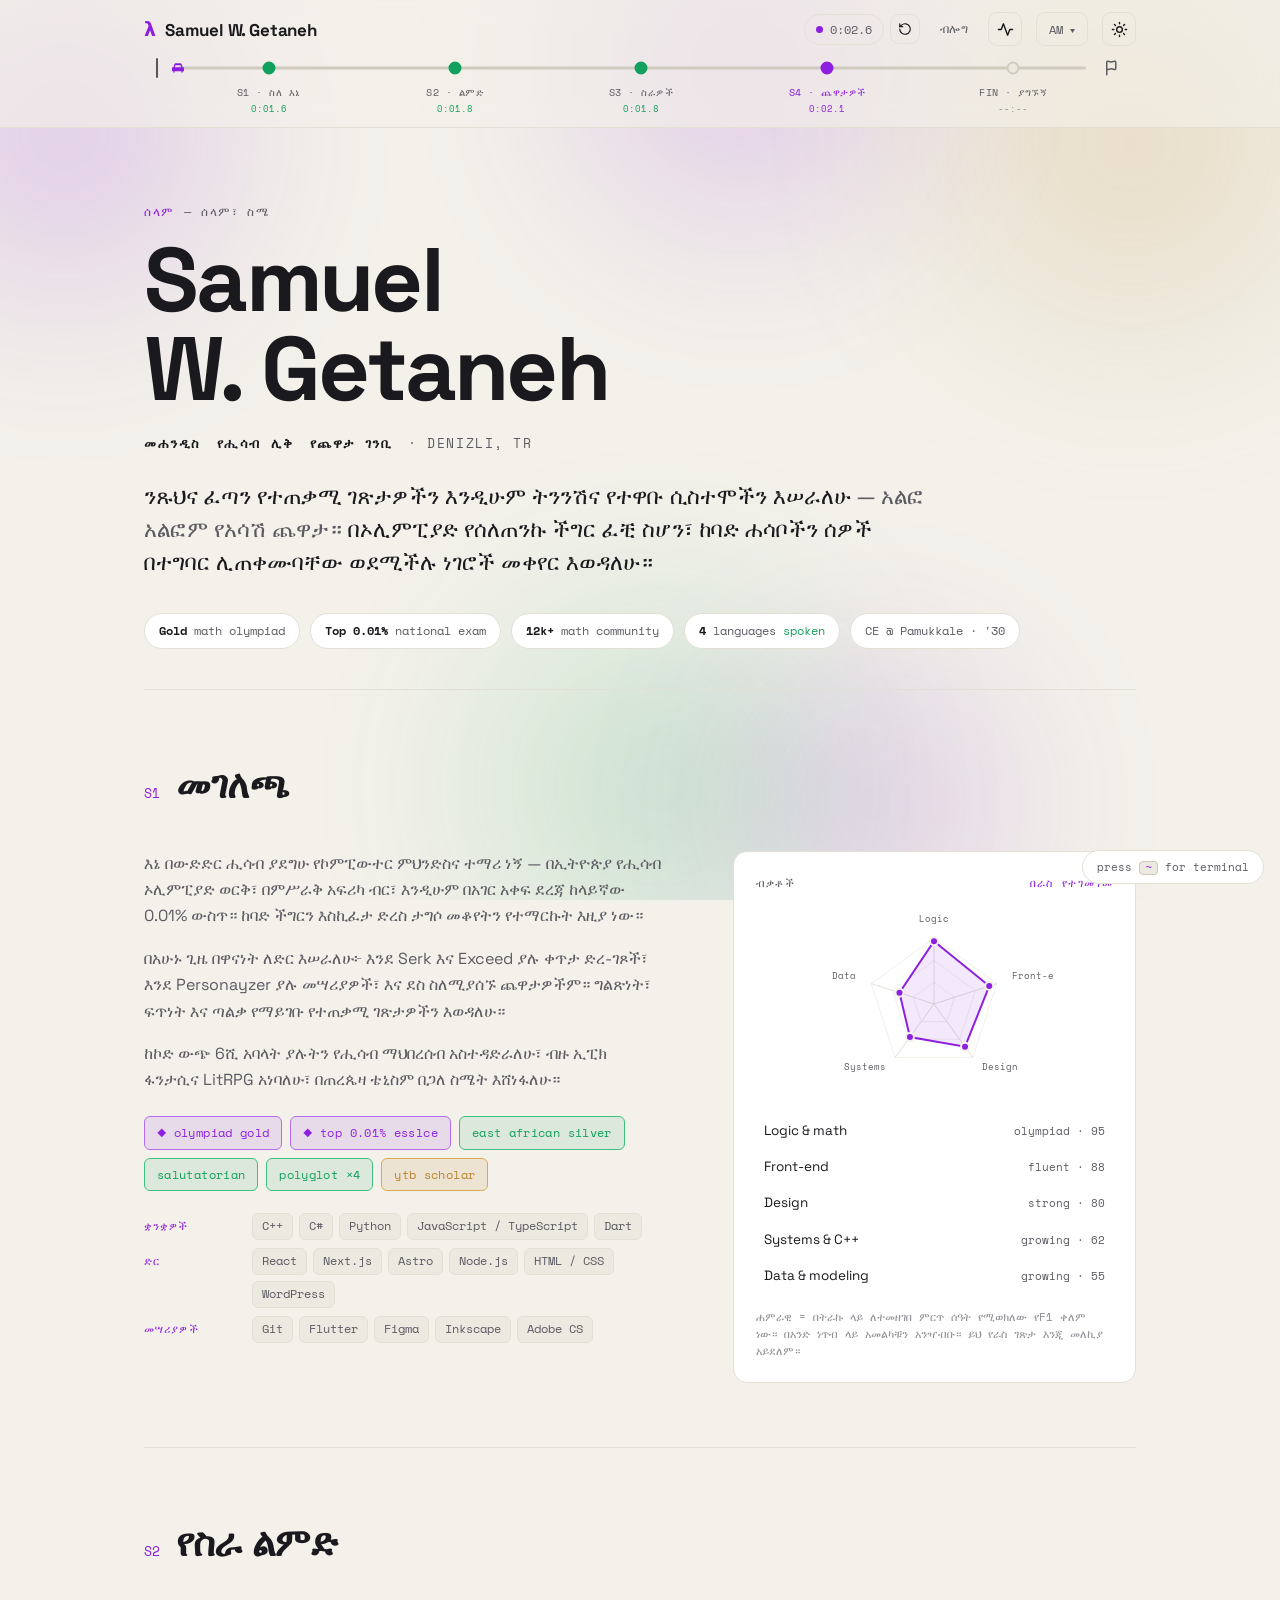
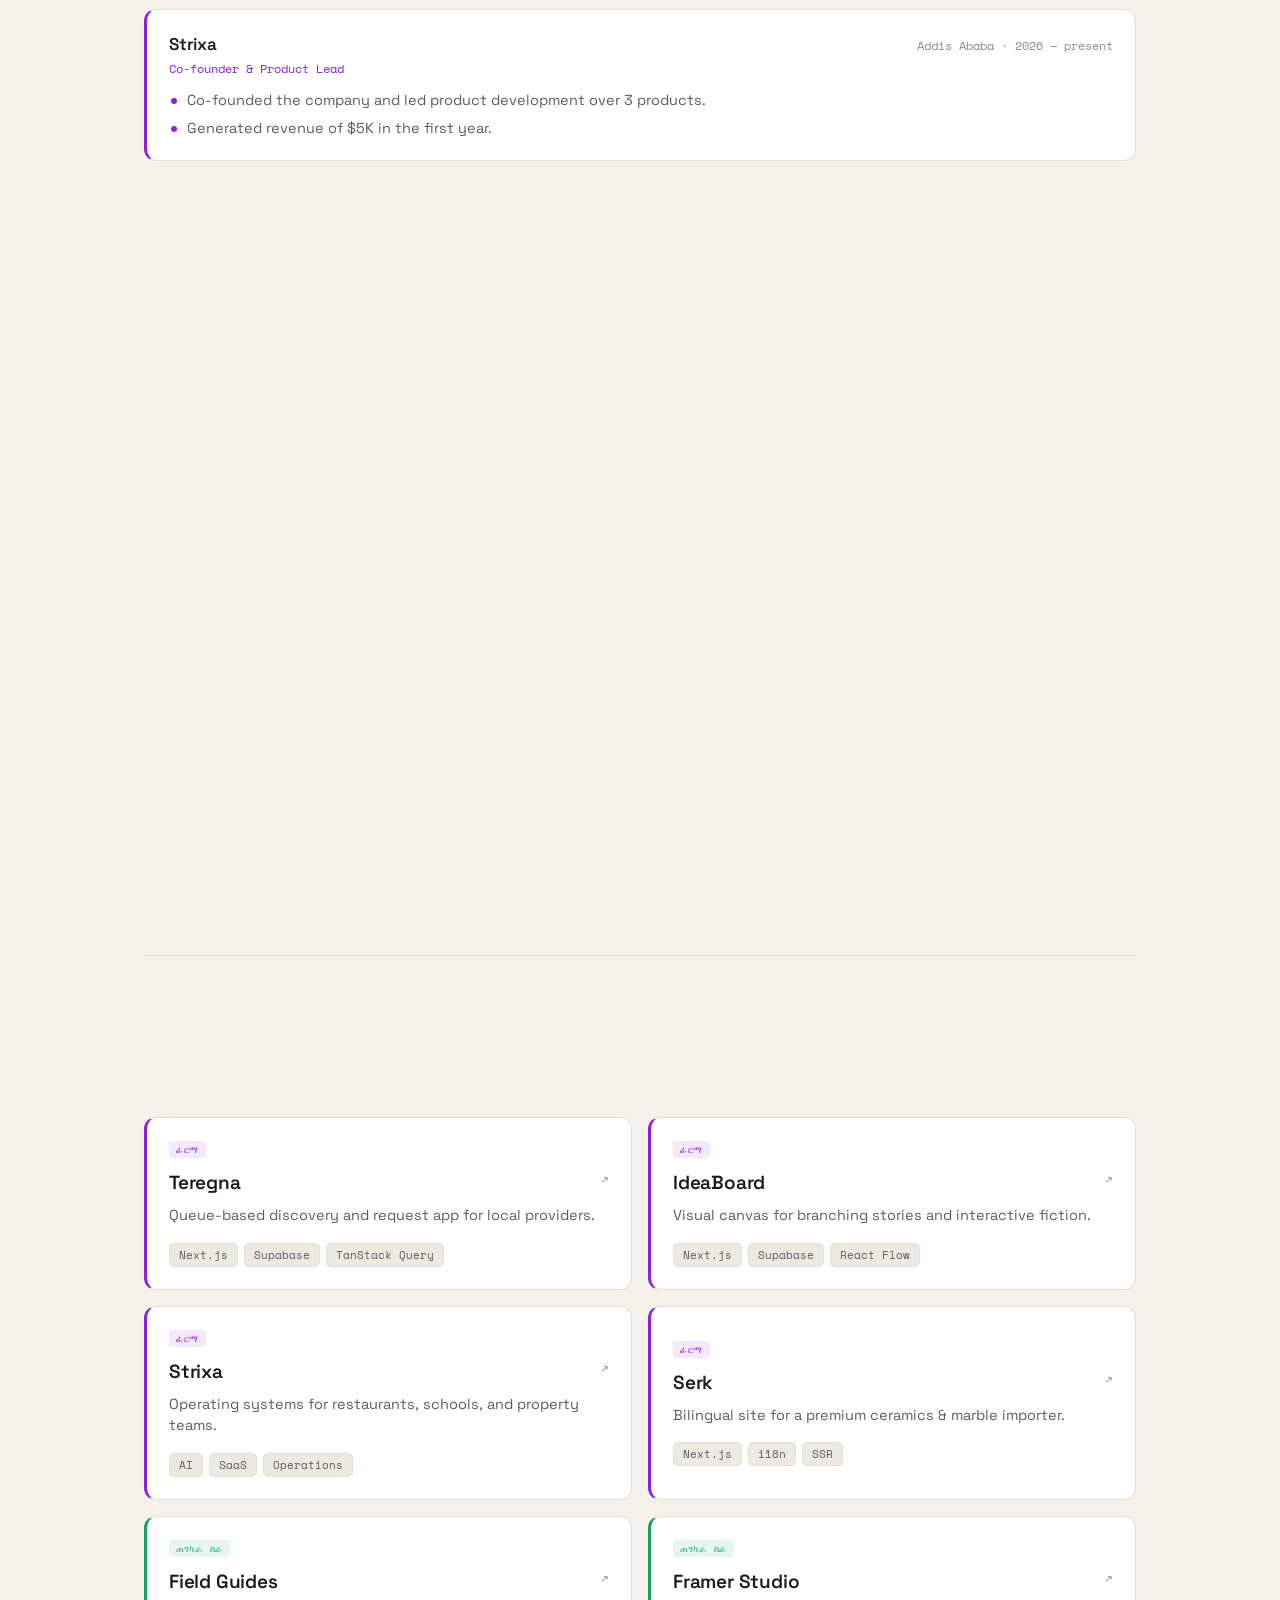
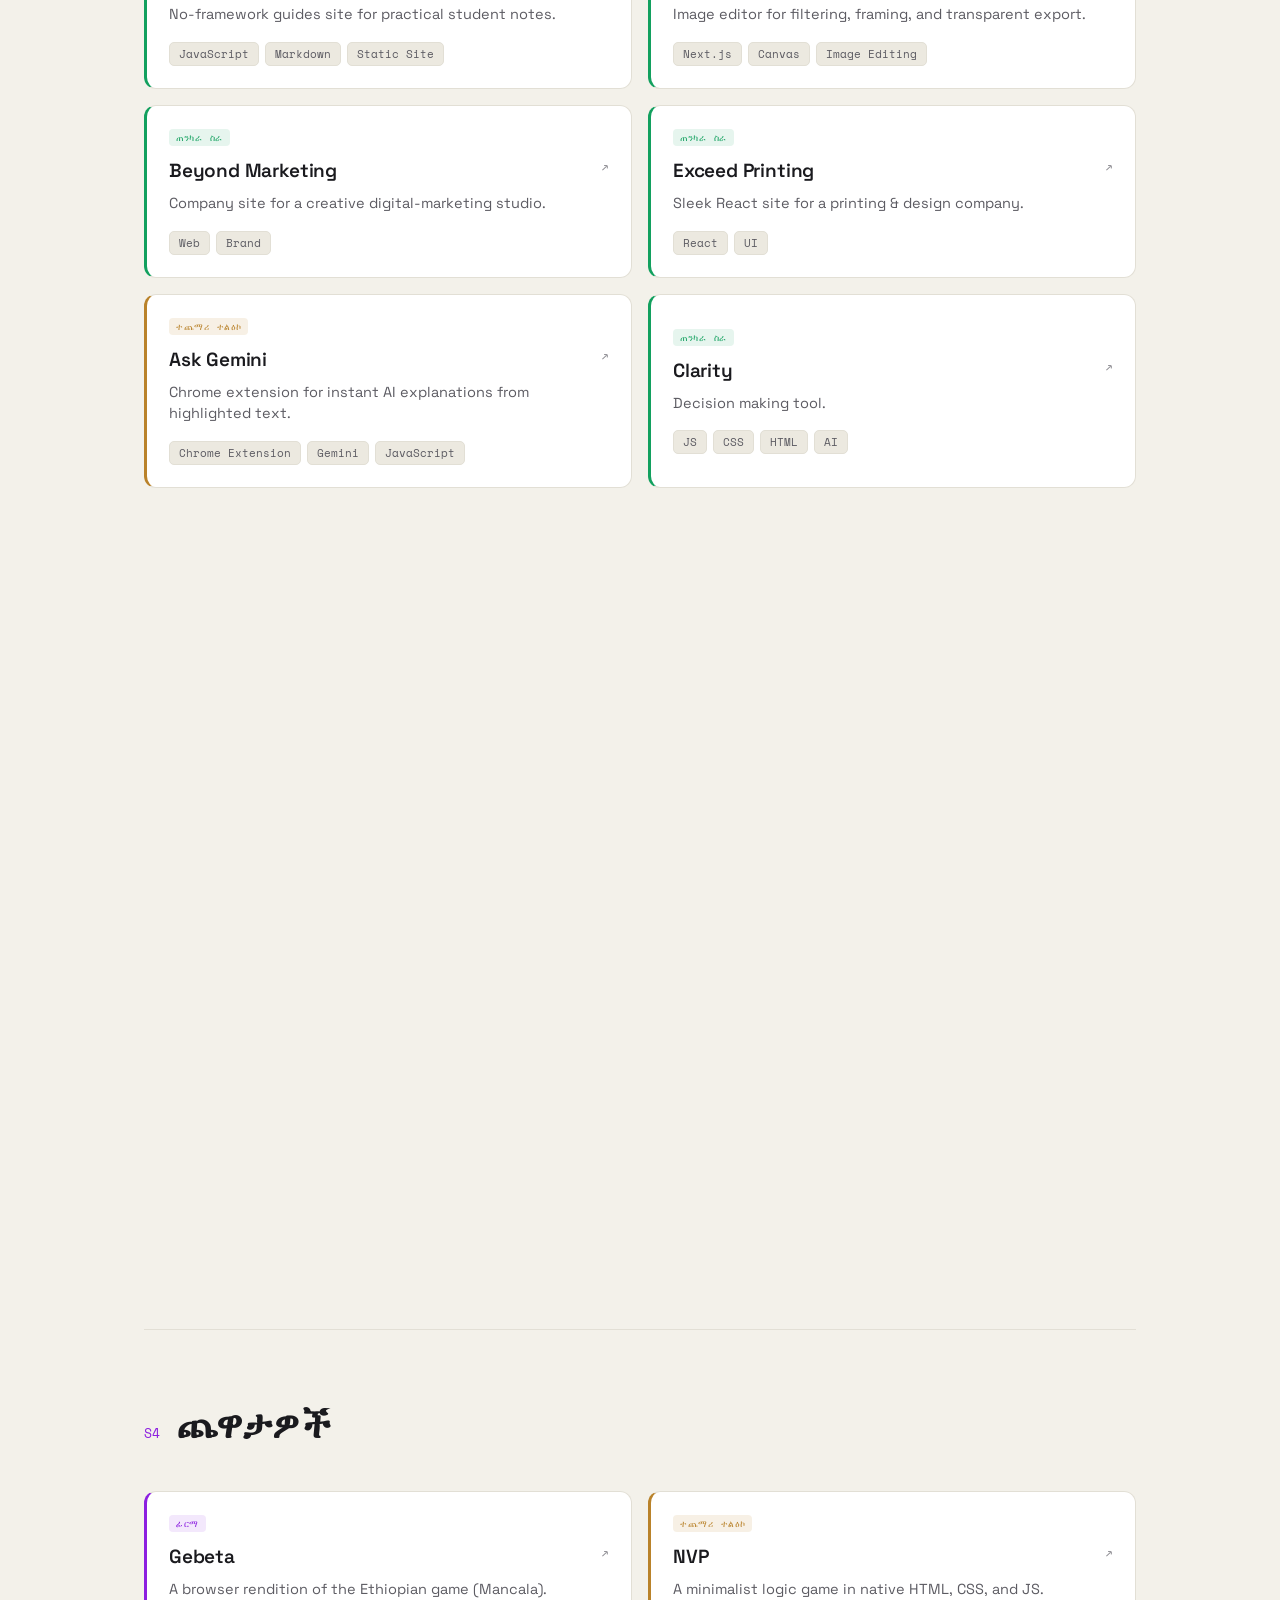
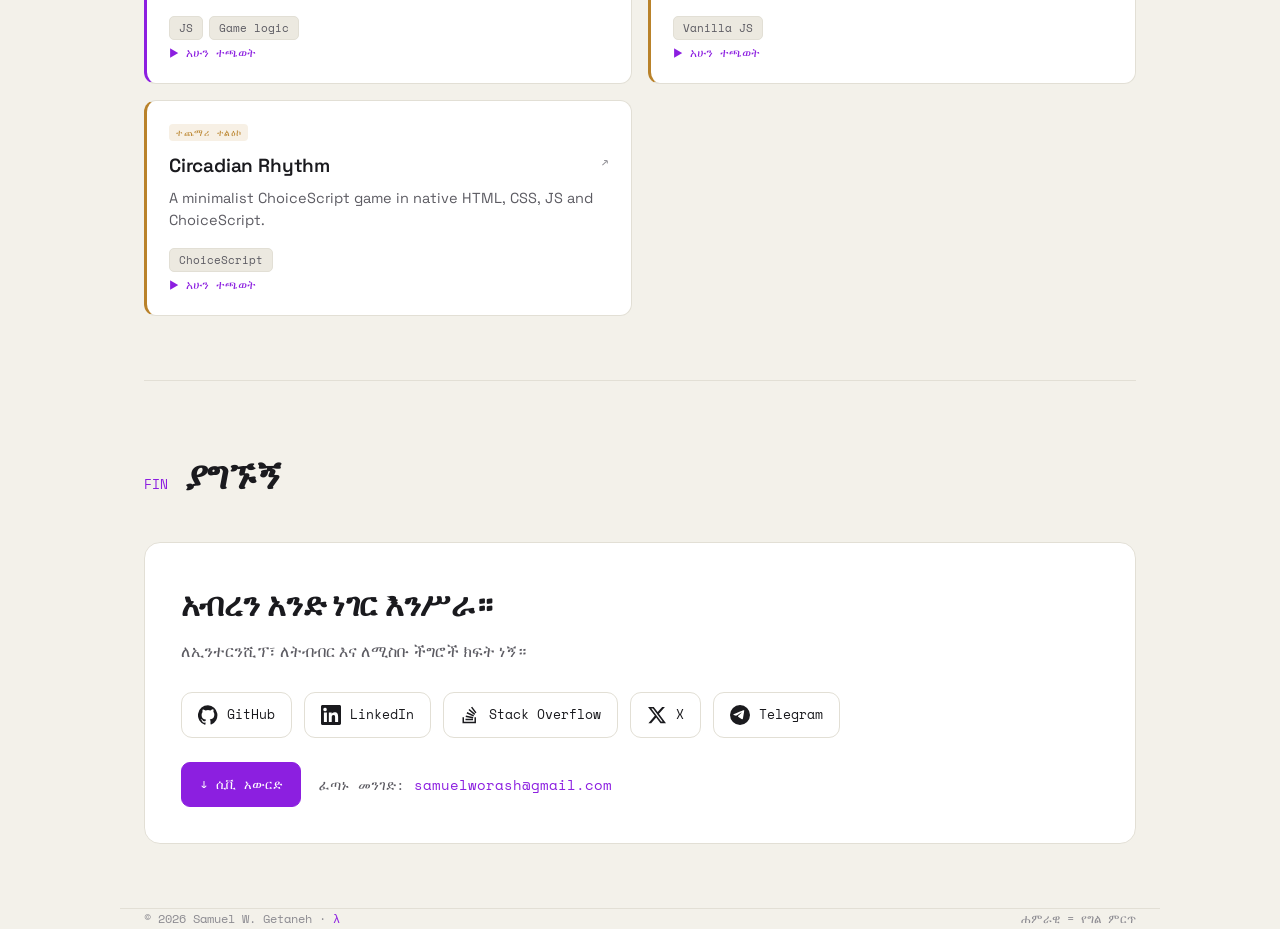
<file: f1-portfolio/am/index.html>
<!DOCTYPE html><html lang="am"> <head><meta charset="utf-8"><meta name="viewport" content="width=device-width, initial-scale=1"><title>Samuel W. Getaneh — engineer, mathematician, game-builder</title><meta name="description" content="Samuel W. Getaneh — computer engineer, mathematician, and game-builder. Selected work, playable games, and how to reach me."><link rel="canonical" href="https://kmab5.github.io/f1-portfolio/am/"><link rel="icon" href="/f1-portfolio/favicon.ico" sizes="32x32"><link rel="icon" type="image/svg+xml" id="faviconSvg" href="/f1-portfolio/favicon.svg"><link rel="apple-touch-icon" href="/f1-portfolio/apple-touch-icon.png"><link rel="manifest" href="/f1-portfolio/site.webmanifest"><meta name="theme-color" content="#0E0E11"><meta property="og:type" content="website"><meta property="og:title" content="Samuel W. Getaneh — engineer, mathematician, game-builder"><meta property="og:description" content="Samuel W. Getaneh — computer engineer, mathematician, and game-builder. Selected work, playable games, and how to reach me."><meta property="og:image" content="https://kmab5.github.io/f1-portfolio/og.png"><meta property="og:url" content="https://kmab5.github.io/f1-portfolio/am/"><meta name="twitter:card" content="summary_large_image"><meta name="twitter:title" content="Samuel W. Getaneh — engineer, mathematician, game-builder"><meta name="twitter:description" content="Samuel W. Getaneh — computer engineer, mathematician, and game-builder. Selected work, playable games, and how to reach me."><meta name="twitter:image" content="https://kmab5.github.io/f1-portfolio/og.png"><link rel="preconnect" href="https://fonts.googleapis.com"><link rel="preconnect" href="https://fonts.gstatic.com" crossorigin><link href="https://fonts.googleapis.com/css2?family=Space+Grotesk:wght@400;500;600;700&family=Space+Mono:wght@400;700&display=swap" rel="stylesheet"><script>
      (function () {
        var t;
        try { t = localStorage.getItem('theme'); } catch (e) {}
        if (!t) t = matchMedia('(prefers-color-scheme:light)').matches ? 'light' : 'dark';
        document.documentElement.setAttribute('data-theme', t);
        var link = document.getElementById('faviconSvg');
        if (link) link.setAttribute('href', link.getAttribute('href').replace(/favicon[^/]*\.svg$/, t === 'light' ? 'favicon-light.svg' : 'favicon.svg'));
        var tc = document.querySelector('meta[name=theme-color]');
        if (tc) tc.setAttribute('content', t === 'light' ? '#F3F1EA' : '#0E0E11');
      })();
    </script><link rel="stylesheet" href="/f1-portfolio/_astro/Base.CNnlPV1o.css"></head> <body> <div id="bg-bubbles" aria-hidden="true"></div> <header class="top home"> <div class="top-row"> <button class="mark" id="markLink" type="button" aria-label="Samuel W. Getaneh — አዲስ ዙር" title="አዲስ ዙር"> <span class="lam">λ</span> <span class="mark-name">Samuel W. Getaneh</span> </button> <span class="spacer"></span>  <div class="nav-inline"> <div class="clock-group"> <button class="clock" id="clockBtn" title="ለአፍታ አቁም / አጫውት" aria-label="ለአፍታ አቁም / አጫውት"> <span class="rd" id="rd"></span><span id="lap">0:00.0</span> </button> <button class="icon-btn sm" id="restartBtn" title="ዳግም አስጀምር" aria-label="ዳግም አስጀምር"> <svg width="14" height="14" viewBox="0 0 24 24" fill="none" stroke="currentColor" stroke-width="2" stroke-linecap="round" stroke-linejoin="round"><path d="M3 12a9 9 0 1 0 3-6.7L3 8"></path><path d="M3 3v5h5"></path></svg> </button> </div> <a class="nav-link" href="/f1-portfolio/blog/">ብሎግ</a> <button class="icon-btn track-toggle" id="trackToggle" data-action="track" aria-pressed="false" data-hide-label="ትራኩን ደብቅ" data-show-label="ትራኩን አሳይ" title="ትራኩን ደብቅ" aria-label="ትራኩን ደብቅ"> <svg id="trackToggleIcon" width="17" height="17" viewBox="0 0 24 24" fill="none" stroke="currentColor" stroke-width="2" stroke-linecap="round" stroke-linejoin="round"><path d="M2 12h4l3-8 6 16 3-8h4"></path></svg> </button> <div id="langDropdown" class="lang-dropdown"> <button id="langToggle" class="lang-btn toggle" aria-haspopup="menu" aria-expanded="false" title="ቋንቋ">AM ▾</button> <ul id="langMenu" class="lang-menu" role="menu" aria-label="ቋንቋ"> <li role="none"><a role="menuitem" href="/f1-portfolio/">English</a></li><li role="none"><a role="menuitem" href="/f1-portfolio/am/" aria-current="true">አማርኛ</a></li><li role="none"><a role="menuitem" href="/f1-portfolio/tr/">Türkçe</a></li> </ul> </div> <button class="icon-btn theme-btn" data-action="theme" aria-label="ገጽታ ቀይር" title="ገጽታ ቀይር"> <svg class="theme-icon" width="17" height="17" viewBox="0 0 24 24" fill="none" stroke="currentColor" stroke-width="2" stroke-linecap="round"></svg> </button> </div>  <div id="navMenu" class="nav-menu-dd"> <button id="navMenuBtn" class="icon-btn menu-btn" aria-haspopup="menu" aria-expanded="false" aria-label="ዝርዝር" title="ዝርዝር"> <svg width="18" height="18" viewBox="0 0 24 24" fill="none" stroke="currentColor" stroke-width="2" stroke-linecap="round"><path d="M3 6h18M3 12h18M3 18h18"></path></svg> </button> <div class="nav-menu" role="menu" aria-label="ዝርዝር"> <p class="menu-group">ክፍሎች</p> <a class="menu-row" role="menuitem" href="#about" data-target="about"> <span class="menu-sector">S1</span><span>ስለ እኔ</span> </a><a class="menu-row" role="menuitem" href="#experience" data-target="experience"> <span class="menu-sector">S2</span><span>ልምድ</span> </a><a class="menu-row" role="menuitem" href="#work" data-target="work"> <span class="menu-sector">S3</span><span>ስራዎች</span> </a><a class="menu-row" role="menuitem" href="#games" data-target="games"> <span class="menu-sector">S4</span><span>ጨዋታዎች</span> </a><a class="menu-row" role="menuitem" href="#contact" data-target="contact"> <span class="menu-sector">fin</span><span>ያግኙኝ</span> </a> <a class="menu-row" role="menuitem" href="/f1-portfolio/blog/"> <span class="menu-sector">·</span><span>ብሎግ</span> </a> <div class="menu-div"></div> <p class="menu-group">ቋንቋ</p> <a class="menu-row" role="menuitem" href="/f1-portfolio/"> <span class="menu-sector">EN</span><span>English</span> </a><a class="menu-row" role="menuitem" href="/f1-portfolio/am/" aria-current="true"> <span class="menu-sector">AM</span><span>አማርኛ</span> </a><a class="menu-row" role="menuitem" href="/f1-portfolio/tr/"> <span class="menu-sector">TR</span><span>Türkçe</span> </a> <div class="menu-div"></div> <button class="menu-row" type="button" data-action="theme"> <span class="menu-sector">◐</span><span>ገጽታ ቀይር</span> <svg class="theme-icon menu-theme-icon" width="16" height="16" viewBox="0 0 24 24" fill="none" stroke="currentColor" stroke-width="2" stroke-linecap="round"></svg> </button> </div> </div> </div> <div class="track"> <div class="track-strip"> <span class="startgate" aria-hidden="true"></span> <div class="track-rail"> <div class="track-line"><div class="track-fill" id="trackFill"></div></div> <div id="tdots" aria-hidden="true"> <span class="tdot" data-idx="0" style="left:10%"></span><span class="tdot" data-idx="1" style="left:30.5%"></span><span class="tdot" data-idx="2" style="left:51%"></span><span class="tdot" data-idx="3" style="left:71.5%"></span><span class="tdot" data-idx="4" style="left:92%"></span> </div> <span class="car" id="car" aria-hidden="true"> <svg width="16" height="16" viewBox="0 0 24 24" fill="currentColor"><path d="M5 11l1.5-4.5A2 2 0 0 1 8.4 5h7.2a2 2 0 0 1 1.9 1.5L19 11h1a1 1 0 0 1 1 1v4a1 1 0 0 1-1 1h-1v1a1 1 0 0 1-2 0v-1H7v1a1 1 0 0 1-2 0v-1H4a1 1 0 0 1-1-1v-4a1 1 0 0 1 1-1zm2.2 0h9.6l-1-3H8.2z"></path></svg> </span> </div> <button class="finishflag" id="finishFlag" title="አዲስ ዙር" aria-label="finish flag"> <svg width="18" height="18" viewBox="0 0 24 24" fill="none" stroke="currentColor" stroke-width="2" stroke-linecap="round" stroke-linejoin="round"><path d="M5 21V4a1 1 0 0 1 1-1c1.5 0 3 1 5 1s3.5-1 5-1a1 1 0 0 1 1 1v9a1 1 0 0 1-1 1c-1.5 0-3-1-5-1s-3.5 1-5 1"></path></svg> </button> </div> <nav class="track-labels" id="tlabels" aria-label="ክፍሎች"> <button class="tlabel" data-idx="0" data-target="about" style="left:10%"> <span class="tlab">S1 · ስለ እኔ</span> <span class="tsplit">--:--</span> </button><button class="tlabel" data-idx="1" data-target="experience" style="left:30.5%"> <span class="tlab">S2 · ልምድ</span> <span class="tsplit">--:--</span> </button><button class="tlabel" data-idx="2" data-target="work" style="left:51%"> <span class="tlab">S3 · ስራዎች</span> <span class="tsplit">--:--</span> </button><button class="tlabel" data-idx="3" data-target="games" style="left:71.5%"> <span class="tlab">S4 · ጨዋታዎች</span> <span class="tsplit">--:--</span> </button><button class="tlabel" data-idx="4" data-target="contact" style="left:92%"> <span class="tlab">fin · ያግኙኝ</span> <span class="tsplit">--:--</span> </button> </nav> </div>  <nav class="subnav" aria-label="ክፍሎች"> <a class="subnav-link" href="#about" data-target="about">ስለ እኔ</a><a class="subnav-link" href="#experience" data-target="experience">ልምድ</a><a class="subnav-link" href="#work" data-target="work">ስራዎች</a><a class="subnav-link" href="#games" data-target="games">ጨዋታዎች</a><a class="subnav-link" href="#contact" data-target="contact">ያግኙኝ</a> </nav> </header> <script>
  (function () {
    function wire(ddId, btnId) {
      var dd = document.getElementById(ddId), btn = document.getElementById(btnId);
      if (!dd || !btn) return;
      btn.addEventListener('click', function (e) {
        e.stopPropagation();
        var open = dd.classList.toggle('open');
        btn.setAttribute('aria-expanded', open ? 'true' : 'false');
      });
      document.addEventListener('click', function (e) {
        if (!dd.contains(e.target)) { dd.classList.remove('open'); btn.setAttribute('aria-expanded', 'false'); }
      });
      document.addEventListener('keydown', function (e) {
        if (e.key === 'Escape') { dd.classList.remove('open'); btn.setAttribute('aria-expanded', 'false'); }
      });
    }
    wire('langDropdown', 'langToggle');
    wire('navMenu', 'navMenuBtn');
  })();
</script> <main class="wrap"> <section id="start" class="hero" style="border-top:0"> <div class="greet rv"><span class="eyebrow"><span class="am">ሰላም</span> — ሰላም፣ ስሜ</span></div> <h1 class="name rv">Samuel<br>W. Getaneh</h1> <div class="role rv"> <span><b>መሐንዲስ</b></span><span><b>የሒሳብ ሊቅ</b></span><span><b>የጨዋታ ገንቢ</b></span> <span>· Denizli, TR</span> </div> <p class="lede rv">ንጹህና ፈጣን የተጠቃሚ ገጽታዎችን እንዲሁም ትንንሽና የተዋቡ ሲስተሞችን እሠራለሁ<span class="q"> — አልፎ አልፎም የአሳሽ ጨዋታ።</span> በኦሊምፒያድ የሰለጠንኩ ችግር ፈቺ ስሆን፣ ከባድ ሐሳቦችን ሰዎች በተግባር ሊጠቀሙባቸው ወደሚችሉ ነገሮች መቀየር እወዳለሁ።</p> <div class="timing rv"> <span class="chip"> <b>Gold</b> math olympiad  </span><span class="chip"> <b>Top 0.01%</b> national exam  </span><span class="chip"> <b>12k+</b> math community  </span><span class="chip"> <b>4</b> languages <span class="u">spoken</span> </span><span class="chip mono"> CE @ Pamukkale · &#39;30 </span> </div> </section><section id="about"> <div class="s-head rv"><span class="idx">S1</span><h2>መገለጫ</h2></div> <div class="about-grid"> <div class="bio rv"> <p>እኔ በውድድር ሒሳብ ያደግሁ የኮምፒውተር ምህንድስና ተማሪ ነኝ — በኢትዮጵያ የሒሳብ ኦሊምፒያድ ወርቅ፣ በምሥራቅ አፍሪካ ብር፣ እንዲሁም በአገር አቀፍ ደረጃ ከላይኛው 0.01% ውስጥ። ከባድ ችግርን እስኪፈታ ድረስ ታግሶ መቆየትን የተማርኩት እዚያ ነው።</p> <p>በአሁኑ ጊዜ በዋናነት ለድር እሠራለሁ፦ እንደ Serk እና Exceed ያሉ ቀጥታ ድረ-ገጾች፣ እንደ Personayzer ያሉ መሣሪያዎች፣ እና ደስ ስለሚያሰኙ ጨዋታዎችም። ግልጽነት፣ ፍጥነት እና ጣልቃ የማይገቡ የተጠቃሚ ገጽታዎችን እወዳለሁ።</p> <p>ከኮድ ውጭ 6ሺ አባላት ያሉትን የሒሳብ ማህበረሰብ አስተዳድራለሁ፣ ብዙ ኢፒክ ፋንታሲና LitRPG አነባለሁ፣ በጠረጴዛ ቴኒስም በጋለ ስሜት እሸነፋለሁ።</p> <div class="titles"> <span class="pill best">◆ olympiad gold</span><span class="pill best">◆ top 0.01% esslce</span><span class="pill good">east african silver</span><span class="pill good">salutatorian</span><span class="pill good">polyglot ×4</span><span class="pill side">ytb scholar</span> </div> <dl class="toolkit"> <div class="toolkit-row"> <dt>ቋንቋዎች</dt> <dd><span class="skill">C++</span><span class="skill">C#</span><span class="skill">Python</span><span class="skill">JavaScript / TypeScript</span><span class="skill">Dart</span></dd> </div><div class="toolkit-row"> <dt>ድር</dt> <dd><span class="skill">React</span><span class="skill">Next.js</span><span class="skill">Astro</span><span class="skill">Node.js</span><span class="skill">HTML / CSS</span><span class="skill">WordPress</span></dd> </div><div class="toolkit-row"> <dt>መሣሪያዎች</dt> <dd><span class="skill">Git</span><span class="skill">Flutter</span><span class="skill">Figma</span><span class="skill">Inkscape</span><span class="skill">Adobe CS</span></dd> </div> </dl> </div> <aside class="panel rv" aria-label="ብቃቶች"> <div class="panel-h"><span>ብቃቶች</span><span class="pb">በራስ የተገመገመ</span></div> <div class="radar-wrap"> <svg id="radar" viewBox="0 0 240 200" width="240" height="200" role="img" aria-label="Attribute radar chart"> <polygon class="radar-grid" points="120,78.22 140.71401092490845,93.26960986251365 132.80196279493006,117.62039013748635 107.19803720506994,117.62039013748635 99.28598907509155,93.26960986251365"></polygon><polygon class="radar-grid" points="120,56.44 161.4280218498169,86.5392197250273 145.60392558986013,135.2407802749727 94.39607441013987,135.2407802749727 78.5719781501831,86.5392197250273"></polygon><polygon class="radar-grid" points="120,34 182.76973007548014,79.60487837125348 158.79382665130322,153.39512162874652 81.20617334869678,153.39512162874652 57.23026992451986,79.60487837125348"></polygon> <line class="radar-axis" x1="120" y1="100" x2="120" y2="34"></line><line class="radar-axis" x1="120" y1="100" x2="182.76973007548014" y2="79.60487837125348"></line><line class="radar-axis" x1="120" y1="100" x2="158.79382665130322" y2="153.39512162874652"></line><line class="radar-axis" x1="120" y1="100" x2="81.20617334869678" y2="153.39512162874652"></line><line class="radar-axis" x1="120" y1="100" x2="57.23026992451986" y2="79.60487837125348"></line> <polygon class="radar-poly" id="rpoly" points="120,37.3 175.23736246642252,82.05229296670305 151.03506132104258,142.7160973029972 95.947827476192,133.10497540982286 85.47664845848593,88.78268310418942"></polygon> <circle class="radar-vtx" data-i="0" cx="120" cy="37.3" r="4"></circle><circle class="radar-vtx" data-i="1" cx="175.23736246642252" cy="82.05229296670305" r="4"></circle><circle class="radar-vtx" data-i="2" cx="151.03506132104258" cy="142.7160973029972" r="4"></circle><circle class="radar-vtx" data-i="3" cx="95.947827476192" cy="133.10497540982286" r="4"></circle><circle class="radar-vtx" data-i="4" cx="85.47664845848593" cy="88.78268310418942" r="4"></circle> <text class="radar-lbl" data-i="0" x="120" y="18" text-anchor="middle">Logic</text><text class="radar-lbl" data-i="1" x="197.9866343362026" y="74.66060646125432" text-anchor="start">Front-end</text><text class="radar-lbl" data-i="2" x="168.1983906879828" y="166.3393935387457" text-anchor="start">Design</text><text class="radar-lbl" data-i="3" x="71.8016093120172" y="166.3393935387457" text-anchor="end">Systems</text><text class="radar-lbl" data-i="4" x="42.0133656637974" y="74.66060646125432" text-anchor="end">Data</text> </svg> </div> <div class="attr-list" id="attr-list"> <div class="attr-item" data-i="0"><span>Logic &amp; math</span><span class="lv">olympiad · 95</span></div><div class="attr-item" data-i="1"><span>Front-end</span><span class="lv">fluent · 88</span></div><div class="attr-item" data-i="2"><span>Design</span><span class="lv">strong · 80</span></div><div class="attr-item" data-i="3"><span>Systems &amp; C++</span><span class="lv">growing · 62</span></div><div class="attr-item" data-i="4"><span>Data &amp; modeling</span><span class="lv">growing · 55</span></div> </div> <p class="note">ሐምራዊ = በትራኩ ላይ ለተመዘገበ ምርጥ ሰዓት የሚወክለው የF1 ቀለም ነው። በአንድ ነጥብ ላይ አመልካቹን አንዣብቡ። ይህ የራስ ገጽታ እንጂ መለኪያ አይደለም።</p> </aside> </div> </section><section id="experience"> <div class="s-head rv"><span class="idx">S2</span><h2>የስራ ልምድ</h2></div> <div class="xp-list"> <article class="xp-item rv best"> <div class="xp-head"> <div class="xp-title"><span class="xp-org">Strixa</span><span class="xp-role">Co-founder &amp; Product Lead</span></div> <div class="xp-meta">Addis Ababa · 2026 — present</div> </div> <ul class="xp-points"> <li>Co-founded the company and led product development over 3 products.</li><li>Generated revenue of $5K in the first year.</li> </ul> </article><article class="xp-item rv best"> <div class="xp-head"> <div class="xp-title"><span class="xp-org">Ethioware EdTech Initiative</span><span class="xp-role">Brand Lead</span></div> <div class="xp-meta">Addis Ababa (Remote) · 2024 — present</div> </div> <ul class="xp-points"> <li>Rebuilt the brand end to end — brand kit, a new website, and social — lifting site traffic 180% to 14K.</li><li>Drove a 1200% rise in total visits to ~46K, and earned a board appointment for the work.</li> </ul> </article><article class="xp-item rv good"> <div class="xp-head"> <div class="xp-title"><span class="xp-org">beU Delivery</span><span class="xp-role">Social Media Manager</span></div> <div class="xp-meta">Addis Ababa · 2024</div> </div> <ul class="xp-points"> <li>Ran monthly market analysis and content strategy; grew followers by 12.4K at ~270% average growth.</li><li>Lifted orders 90% over six months through targeted campaigns; named Employee of the Month.</li> </ul> </article><article class="xp-item rv good"> <div class="xp-head"> <div class="xp-title"><span class="xp-org">Lideta Catholic Cathedral School</span><span class="xp-role">Web Designer &amp; Counselor Intern</span></div> <div class="xp-meta">Addis Ababa · 2023</div> </div> <ul class="xp-points"> <li>Designed and built the school’s first website and profile, serving 6K+ students, families, and partners.</li><li>Mentored 50+ students through college applications, contributing to 10+ top-tier acceptances.</li> </ul> </article> </div> <div class="lead-block rv"> <h3 class="lead-h">መሪነት እና ማህበረሰብ</h3> <ul class="lead-list"> <li class="lead-item"> <span class="lead-org">Mathology</span> — Co-founder &amp; tutor. Run a 6k+ member online math community. <span class="lead-period">2023 — present</span> </li><li class="lead-item"> <span class="lead-org">Rotaract Club of Atrons</span> — Interact Director. Oversee 5 Interact clubs, 610+ members. <span class="lead-period">2024 — present</span> </li><li class="lead-item"> <span class="lead-org">UN Economic Commission for Africa</span> — Volunteer Coordinator. Led a team of 14 volunteers. <span class="lead-period">2024</span> </li><li class="lead-item"> <span class="lead-org">MY ETHIOPIA</span> — Chief Finance Officer. Secured ~$1K in sustainable revenue; managed budgets. <span class="lead-period">2023 — 2024</span> </li> </ul> </div> </section><section id="work"> <div class="s-head rv"><span class="idx">S3</span><h2>ስራዎች</h2></div> <div class="grid"> <button class="card best rv" data-name="Teregna" data-tier="best" data-tierlabel="ፊርማ" data-role="Full build" data-year="2026" data-long="Receiver app and provider portal for finding businesses, sending requests, and tracking queue position in real time, with a separate backend contract and docs repo." data-tags="Next.js,Supabase,TanStack Query" data-live="https://teregna-web.vercel.app" data-repo="https://github.com/kmab5/teregna-web" data-playable> <span class="tier-tag best">ፊርማ</span> <div class="ctop"><h3>Teregna</h3><span class="arrow">↗</span></div> <p>Queue-based discovery and request app for local providers.</p> <div class="stack"><span class="tag">Next.js</span><span class="tag">Supabase</span><span class="tag">TanStack Query</span></div>  </button><button class="card best rv" data-name="IdeaBoard" data-tier="best" data-tierlabel="ፊርማ" data-role="Full build" data-year="2026" data-long="Infinite canvas for story notes, choices, variables, sketches, and connections so branching narratives stay visible instead of trapped in your head." data-tags="Next.js,Supabase,React Flow" data-live="https://ideaboard-cs.vercel.app" data-repo="https://github.com/kmab5/ideaboard" data-playable> <span class="tier-tag best">ፊርማ</span> <div class="ctop"><h3>IdeaBoard</h3><span class="arrow">↗</span></div> <p>Visual canvas for branching stories and interactive fiction.</p> <div class="stack"><span class="tag">Next.js</span><span class="tag">Supabase</span><span class="tag">React Flow</span></div>  </button><button class="card best rv" data-name="Strixa" data-tier="best" data-tierlabel="ፊርማ" data-role="Design + build" data-year="2026" data-long="Domain-specific operating systems for businesses that never fully close, with one record per domain and an AI layer that answers only from their own data." data-tags="AI,SaaS,Operations" data-live="https://strixa.org" data-repo data-playable> <span class="tier-tag best">ፊርማ</span> <div class="ctop"><h3>Strixa</h3><span class="arrow">↗</span></div> <p>Operating systems for restaurants, schools, and property teams.</p> <div class="stack"><span class="tag">AI</span><span class="tag">SaaS</span><span class="tag">Operations</span></div>  </button><button class="card best rv" data-name="Serk" data-tier="best" data-tierlabel="ፊርማ" data-role="Design + build" data-year="2026" data-long="A production Next.js site with English/Amharic localization, server-side rendering, and a catalog-request flow. Built end to end — brand, UI, and front-end." data-tags="Next.js,i18n,SSR" data-live="https://serk.com.et" data-repo data-playable> <span class="tier-tag best">ፊርማ</span> <div class="ctop"><h3>Serk</h3><span class="arrow">↗</span></div> <p>Bilingual site for a premium ceramics &amp; marble importer.</p> <div class="stack"><span class="tag">Next.js</span><span class="tag">i18n</span><span class="tag">SSR</span></div>  </button><button class="card good rv" data-name="Field Guides" data-tier="good" data-tierlabel="ጠንካራ ስራ" data-role="Full build" data-year="2026" data-long="Static client-rendered guide site for publishing informal and formal Markdown guides, including the yatay geçiş field guide and ChoiceScript reference." data-tags="JavaScript,Markdown,Static Site" data-live="https://kmab5.github.io/field-guides" data-repo="https://github.com/kmab5/field-guides" data-playable> <span class="tier-tag good">ጠንካራ ስራ</span> <div class="ctop"><h3>Field Guides</h3><span class="arrow">↗</span></div> <p>No-framework guides site for practical student notes.</p> <div class="stack"><span class="tag">JavaScript</span><span class="tag">Markdown</span><span class="tag">Static Site</span></div>  </button><button class="card good rv" data-name="Framer Studio" data-tier="good" data-tierlabel="ጠንካራ ስራ" data-role="Full build" data-year="2025" data-long="Upload an image, adjust filters and framing, then export a transparent PNG that matches the live preview exactly." data-tags="Next.js,Canvas,Image Editing" data-live="https://framer-studio.vercel.app" data-repo="https://github.com/kmab5/framer-studio" data-playable> <span class="tier-tag good">ጠንካራ ስራ</span> <div class="ctop"><h3>Framer Studio</h3><span class="arrow">↗</span></div> <p>Image editor for filtering, framing, and transparent export.</p> <div class="stack"><span class="tag">Next.js</span><span class="tag">Canvas</span><span class="tag">Image Editing</span></div>  </button><button class="card good rv" data-name="Beyond Marketing" data-tier="good" data-tierlabel="ጠንካራ ስራ" data-role="Design + build" data-year="2024" data-long="Brand-forward marketing site with strong visual identity and clear service storytelling." data-tags="Web,Brand" data-live="https://kmab5.github.io/beyond/" data-repo data-playable> <span class="tier-tag good">ጠንካራ ስራ</span> <div class="ctop"><h3>Beyond Marketing</h3><span class="arrow">↗</span></div> <p>Company site for a creative digital-marketing studio.</p> <div class="stack"><span class="tag">Web</span><span class="tag">Brand</span></div>  </button><button class="card good rv" data-name="Exceed Printing" data-tier="good" data-tierlabel="ጠንካራ ስራ" data-role="Front-end" data-year="2025" data-long="A modern, responsive marketing site with a clean component system and smooth interactions." data-tags="React,UI" data-live="https://exceed-chi.vercel.app/" data-repo data-playable> <span class="tier-tag good">ጠንካራ ስራ</span> <div class="ctop"><h3>Exceed Printing</h3><span class="arrow">↗</span></div> <p>Sleek React site for a printing &amp; design company.</p> <div class="stack"><span class="tag">React</span><span class="tag">UI</span></div>  </button><button class="card side rv" data-name="Ask Gemini" data-tier="side" data-tierlabel="ተጨማሪ ተልዕኮ" data-role="Full build" data-year="2026" data-long="A privacy-conscious Chrome extension that shows a floating button over selected text, lets you choose a Gemini model, and returns short direct answers." data-tags="Chrome Extension,Gemini,JavaScript" data-live="https://kmab5.github.io/ask-gemini" data-repo="https://github.com/kmab5/ask-gemini" data-playable> <span class="tier-tag side">ተጨማሪ ተልዕኮ</span> <div class="ctop"><h3>Ask Gemini</h3><span class="arrow">↗</span></div> <p>Chrome extension for instant AI explanations from highlighted text.</p> <div class="stack"><span class="tag">Chrome Extension</span><span class="tag">Gemini</span><span class="tag">JavaScript</span></div>  </button><button class="card good rv" data-name="Clarity" data-tier="good" data-tierlabel="ጠንካራ ስራ" data-role="Full build" data-year="2025" data-long="Ask a simple question that has been troubling you and using AI generated penetrating questions, helps you reach decision in one minute." data-tags="JS,CSS,HTML,AI" data-live="https://clarity-psi-three.vercel.app/" data-repo data-playable> <span class="tier-tag good">ጠንካራ ስራ</span> <div class="ctop"><h3>Clarity</h3><span class="arrow">↗</span></div> <p>Decision making tool.</p> <div class="stack"><span class="tag">JS</span><span class="tag">CSS</span><span class="tag">HTML</span><span class="tag">AI</span></div>  </button><button class="card side rv" data-name="Ethio Meat Market" data-tier="side" data-tierlabel="ተጨማሪ ተልዕኮ" data-role="Front-end" data-year="2025" data-long="A React dashboard prototype for suppliers, exporters, abattoirs, airlines, and regulators, with multilingual UI, sample analytics, and role-based screens." data-tags="React,Routing,i18n" data-live="https://kmab5.github.io/ethio-meat-market" data-repo="https://github.com/kmab5/ethio-meat-market" data-playable> <span class="tier-tag side">ተጨማሪ ተልዕኮ</span> <div class="ctop"><h3>Ethio Meat Market</h3><span class="arrow">↗</span></div> <p>Demo dashboard for Ethiopia&#39;s livestock export workflow.</p> <div class="stack"><span class="tag">React</span><span class="tag">Routing</span><span class="tag">i18n</span></div>  </button><button class="card side rv" data-name="medi.exe" data-tier="side" data-tierlabel="ተጨማሪ ተልዕኮ" data-role="Full build" data-year="2025" data-long="Designed and implemented artist portfolio website for a budding artist. Check her out!" data-tags="JS,CSS,HTML" data-live="https://medi-exe.vercel.app/" data-repo data-playable> <span class="tier-tag side">ተጨማሪ ተልዕኮ</span> <div class="ctop"><h3>medi.exe</h3><span class="arrow">↗</span></div> <p>Portfolio for budding artist - medi.</p> <div class="stack"><span class="tag">JS</span><span class="tag">CSS</span><span class="tag">HTML</span></div>  </button><button class="card side rv" data-name="ChoiceScript Scene Extractor" data-tier="side" data-tierlabel="ተጨማሪ ተልዕኮ" data-role="Full build" data-year="2024" data-long="Uploads and extracts all the scene files inside a compiled index.html file of a compiled ChoiceScript game, downloads all of them in zip format." data-tags="JS,CSS,HTML" data-live="https://kmab5.github.io/choicescript-scene-extractor/" data-repo data-playable> <span class="tier-tag side">ተጨማሪ ተልዕኮ</span> <div class="ctop"><h3>ChoiceScript Scene Extractor</h3><span class="arrow">↗</span></div> <p>Extraction tool for complied ChoiceScript games.</p> <div class="stack"><span class="tag">JS</span><span class="tag">CSS</span><span class="tag">HTML</span></div>  </button><button class="card good rv" data-name="Personayzer" data-tier="good" data-tierlabel="ጠንካራ ስራ" data-role="Full build" data-year="2024" data-long="Generates creative personas with matching avatars for identity building. A small, fun tool exploring generative UX." data-tags="React,AI,API" data-live="https://peronayzer.onrender.com/" data-repo data-playable> <span class="tier-tag good">ጠንካራ ስራ</span> <div class="ctop"><h3>Personayzer</h3><span class="arrow">↗</span></div> <p>AI persona generator with DiceBear avatars.</p> <div class="stack"><span class="tag">React</span><span class="tag">AI</span><span class="tag">API</span></div>  </button><button class="card side rv" data-name="Booknotes" data-tier="side" data-tierlabel="ተጨማሪ ተልዕኮ" data-role="Full build" data-year="2024" data-long="A personal library and reading-notes tracker that pulls book covers and metadata from the Open Library API." data-tags="JS,REST API" data-live data-repo="https://github.com/kmab5/booknotes.ang" data-playable> <span class="tier-tag side">ተጨማሪ ተልዕኮ</span> <div class="ctop"><h3>Booknotes</h3><span class="arrow">↗</span></div> <p>Reading tracker with covers via the Open Library API.</p> <div class="stack"><span class="tag">JS</span><span class="tag">REST API</span></div>  </button><button class="card side rv" data-name="Blogger" data-tier="side" data-tierlabel="ተጨማሪ ተልዕኮ" data-role="Full build" data-year="2024" data-long="A minimal blogging platform built with Node.js and EJS templating for fast content publishing." data-tags="Node.js,EJS" data-live data-repo="https://github.com/kmab5/blogger.ang" data-playable> <span class="tier-tag side">ተጨማሪ ተልዕኮ</span> <div class="ctop"><h3>Blogger</h3><span class="arrow">↗</span></div> <p>Lightweight blogging platform for quick publishing.</p> <div class="stack"><span class="tag">Node.js</span><span class="tag">EJS</span></div>  </button><button class="card best rv" data-name="Merlin" data-tier="best" data-tierlabel="ፊርማ" data-role="Full build" data-year="2026" data-long="A cross-platform used for Flutter productivity application used for tracking how you spend your hours in the day." data-tags="Flutter,Dart,Android" data-live data-repo="https://github.com/kmab5/merlin" data-playable> <span class="tier-tag best">ፊርማ</span> <div class="ctop"><h3>Merlin</h3><span class="arrow">↗</span></div> <p>Unreleased Flutter app for managing and controlling your hours in a day.</p> <div class="stack"><span class="tag">Flutter</span><span class="tag">Dart</span><span class="tag">Android</span></div>  </button> </div> </section><section id="games"> <div class="s-head rv"><span class="idx">S4</span><h2>ጨዋታዎች</h2></div> <div class="grid"> <button class="card best rv" data-name="Gebeta" data-tier="best" data-tierlabel="ፊርማ" data-role="Full build" data-year="2024" data-long="A faithful, playable version of the traditional Ethiopian board game — rules engine, turn logic, and a clean interactive board, all in the browser." data-tags="JS,Game logic" data-live="https://gebeta-kmab.vercel.app/" data-repo data-playable="1"> <span class="tier-tag best">ፊርማ</span> <div class="ctop"><h3>Gebeta</h3><span class="arrow">↗</span></div> <p>A browser rendition of the Ethiopian game (Mancala).</p> <div class="stack"><span class="tag">JS</span><span class="tag">Game logic</span></div> <span class="play">▶ አሁን ተጫወት</span> </button><button class="card side rv" data-name="NVP" data-tier="side" data-tierlabel="ተጨማሪ ተልዕኮ" data-role="Full build" data-year="2023" data-long="A small, snappy logic puzzle built with zero dependencies — a study in doing more with vanilla web tech." data-tags="Vanilla JS" data-live="https://nvp-kmab.vercel.app/" data-repo="https://github.com/kmab5/nvp" data-playable="1"> <span class="tier-tag side">ተጨማሪ ተልዕኮ</span> <div class="ctop"><h3>NVP</h3><span class="arrow">↗</span></div> <p>A minimalist logic game in native HTML, CSS, and JS.</p> <div class="stack"><span class="tag">Vanilla JS</span></div> <span class="play">▶ አሁን ተጫወት</span> </button><button class="card side rv" data-name="Circadian Rhythm" data-tier="side" data-tierlabel="ተጨማሪ ተልዕኮ" data-role="Full build" data-year="2024" data-long="A small, short interactive fiction about our bodies circadian rhythm written in ChoiceScript." data-tags="ChoiceScript" data-live="https://kmab5.github.io/circadia-cs/" data-repo data-playable="1"> <span class="tier-tag side">ተጨማሪ ተልዕኮ</span> <div class="ctop"><h3>Circadian Rhythm</h3><span class="arrow">↗</span></div> <p>A minimalist ChoiceScript game in native HTML, CSS, JS and ChoiceScript.</p> <div class="stack"><span class="tag">ChoiceScript</span></div> <span class="play">▶ አሁን ተጫወት</span> </button> </div> </section><section id="contact"> <div class="s-head rv"><span class="idx">FIN</span><h2>ያግኙኝ</h2></div> <div class="box rv"> <div class="lead">አብረን አንድ ነገር እንሥራ።</div> <p class="sub">ለኢንተርንሺፕ፣ ለትብብር እና ለሚስቡ ችግሮች ክፍት ነኝ።</p> <div class="socials"> <a class="soc" href="https://github.com/kmab5" target="_blank" rel="noopener" aria-label="GitHub"> <svg viewBox="0 0 24 24"><path d="M12 .3a12 12 0 0 0-3.8 23.4c.6.1.8-.3.8-.6v-2c-3.3.7-4-1.6-4-1.6-.6-1.4-1.3-1.8-1.3-1.8-1.1-.7 0-.7 0-.7 1.2 0 1.8 1.2 1.8 1.2 1.1 1.8 2.8 1.3 3.5 1 .1-.8.4-1.3.8-1.6-2.7-.3-5.5-1.3-5.5-5.9 0-1.3.5-2.4 1.2-3.2 0-.3-.5-1.5.2-3.2 0 0 1-.3 3.3 1.2a11.5 11.5 0 0 1 6 0C17.3 4.7 18.3 5 18.3 5c.7 1.7.2 2.9.1 3.2.8.8 1.2 1.9 1.2 3.2 0 4.6-2.8 5.6-5.5 5.9.5.3.9 1 .9 2.2v3.3c0 .3.2.7.8.6A12 12 0 0 0 12 .3"/></svg> <span class="soc-name">GitHub</span> </a><a class="soc" href="https://linkedin.com/in/samuel-worash-getaneh" target="_blank" rel="noopener" aria-label="LinkedIn"> <svg viewBox="0 0 24 24"><path d="M20.4 20.5h-3.5v-5.6c0-1.3 0-3-1.9-3s-2.1 1.4-2.1 2.9v5.7H9.4V9h3.4v1.6h.05c.5-.9 1.6-1.9 3.4-1.9 3.6 0 4.3 2.4 4.3 5.5v6.3zM5.3 7.4a2.1 2.1 0 1 1 0-4.1 2.1 2.1 0 0 1 0 4.1zM7.1 20.5H3.5V9h3.6v11.5zM22.2 0H1.8C.8 0 0 .8 0 1.7v20.5C0 23.2.8 24 1.8 24h20.4c1 0 1.8-.8 1.8-1.7V1.7C24 .8 23.2 0 22.2 0z"/></svg> <span class="soc-name">LinkedIn</span> </a><a class="soc" href="https://stackoverflow.com/users/23514684/kmab" target="_blank" rel="noopener" aria-label="Stack Overflow"> <svg viewBox="0 0 24 24"><path d="M17.36 20.2v-5.38h1.79V22H3v-7.18h1.79v5.38zM6.77 14.32l.37-1.75 8.79 1.85-.37 1.75zm1.16-4.2l.76-1.61 8.14 3.79-.76 1.62zm2.26-3.99l1.15-1.38 6.9 5.76-1.15 1.37zM14.64 2l5.18 6.98-1.44 1.06L13.2 3.06zM6.59 18.41v-1.79h8.98v1.79z"/></svg> <span class="soc-name">Stack Overflow</span> </a><a class="soc" href="https://twitter.com/kmab_5" target="_blank" rel="noopener" aria-label="X"> <svg viewBox="0 0 24 24"><path d="M18.2 2.25h3.3l-7.2 8.26 8.5 11.24H16.2l-5.2-6.82L4.99 21.75H1.68l7.73-8.84L1.25 2.25H8.1l4.7 6.23zM17 19.77h1.83L7.08 4.13H5.12z"/></svg> <span class="soc-name">X</span> </a><a class="soc" href="https://t.me/k_m_a_b" target="_blank" rel="noopener" aria-label="Telegram"> <svg viewBox="0 0 24 24"><path d="M12 0A12 12 0 1 0 12 24 12 12 0 0 0 12 0zm5 7.2c-.2 1.9-1 6.5-1.4 8.6-.2.9-.5 1.2-.8 1.2-.7.1-1.2-.4-1.9-.9l-2.7-1.8c-1.2-.8-.4-1.2.3-1.9.2-.2 3.2-3 3.3-3.2 0-.1 0-.2-.1-.2-.1-.1-.2 0-.2 0l-5 3.3c-.5.3-.9.5-1.3.5-.4 0-1.3-.2-1.9-.5-.7-.2-1.3-.4-1.3-.8 0-.2.3-.4.9-.7 3.5-1.5 5.8-2.5 7-3 3.3-1.4 4-1.6 4.5-1.6.1 0 .3 0 .5.1.1.1.1.2.2.5z"/></svg> <span class="soc-name">Telegram</span> </a> </div> <div class="cta-row"> <a class="btn primary" href="/f1-portfolio/samuel-getaneh-cv.pdf" target="_blank" rel="noopener">↓ ሲቪ አውርድ</a> <span class="em">ፈጣኑ መንገድ: <a href="mailto:samuelworash@gmail.com">samuelworash@gmail.com</a></span> </div> </div> </section> </main> <footer class="wrap"> <span>© 2026 Samuel W. Getaneh · <span class="lam" id="footLam" style="cursor:pointer" title="click me">λ</span></span> <span>ሐምራዊ = የግል ምርጥ</span> </footer> <div class="modal" id="modal" role="dialog" aria-modal="true" aria-labelledby="m-title"> <div class="mcard" id="mcard"> <div class="mtop"><h3 id="m-title"></h3><button class="mclose" id="mClose" aria-label="Close">✕</button></div> <div class="mmeta" id="m-meta"></div> <p class="long" id="m-long"></p> <div class="stack" id="m-stack"></div> <div class="mactions" id="m-actions"></div> </div> </div> <button class="term-hint" id="termHint" aria-label="Open terminal">press <kbd>~</kbd> for terminal</button> <div class="term-overlay" id="termOverlay" role="dialog" aria-label="Terminal" aria-modal="true"> <div class="term"> <div class="term-bar"> <span class="dot" style="background:#ff5f56"></span><span class="dot" style="background:#ffbd2e"></span><span class="dot" style="background:#27c93f"></span> <span style="margin-left:8px">samuel@portfolio — type <b style="color:var(--best)">help</b> · esc to close</span> </div> <div class="term-body" id="termBody"></div> <div class="term-in"><span class="p">$</span><input id="termInput" autocomplete="off" spellcheck="false" aria-label="Terminal input"></div> </div> </div> <script type="application/json" id="site-data">{"locale":"am","facts":["I once solved a competition geometry problem three different ways just to be sure.","Amharic is my first language; I also get by in Turkish and Arabic.","I run a 6,000-member online math community.","Gebeta is one of the oldest known board games — I rebuilt it for the browser.","I read far more LitRPG than is strictly reasonable.","The λ is here because a clean abstraction is the most satisfying thing in code."],"commands":{"coffee":"brewing… this whole portfolio runs on it.","ethiopia":"ሰላም — proudly from Addis Ababa.","motto":"make hard things usable."},"email":"samuelworash@gmail.com","ui":{"play":"አሁን ተጫወት","visit":"ቀጥታ ጎብኝ","source":"ኮድ ተመልከት"},"work":[{"name":"Ask Gemini","live":"https://kmab5.github.io/ask-gemini","repo":"https://github.com/kmab5/ask-gemini"},{"name":"Beyond Marketing","live":"https://kmab5.github.io/beyond/","repo":""},{"name":"Blogger","live":"","repo":"https://github.com/kmab5/blogger.ang"},{"name":"Booknotes","live":"","repo":"https://github.com/kmab5/booknotes.ang"},{"name":"Clarity","live":"https://clarity-psi-three.vercel.app/","repo":""},{"name":"ChoiceScript Scene Extractor","live":"https://kmab5.github.io/choicescript-scene-extractor/","repo":""},{"name":"Ethio Meat Market","live":"https://kmab5.github.io/ethio-meat-market","repo":"https://github.com/kmab5/ethio-meat-market"},{"name":"Exceed Printing","live":"https://exceed-chi.vercel.app/","repo":""},{"name":"Field Guides","live":"https://kmab5.github.io/field-guides","repo":"https://github.com/kmab5/field-guides"},{"name":"Framer Studio","live":"https://framer-studio.vercel.app","repo":"https://github.com/kmab5/framer-studio"},{"name":"IdeaBoard","live":"https://ideaboard-cs.vercel.app","repo":"https://github.com/kmab5/ideaboard"},{"name":"medi.exe","live":"https://medi-exe.vercel.app/","repo":""},{"name":"Merlin","live":"","repo":"https://github.com/kmab5/merlin"},{"name":"Personayzer","live":"https://peronayzer.onrender.com/","repo":""},{"name":"Serk","live":"https://serk.com.et","repo":""},{"name":"Strixa","live":"https://strixa.org","repo":""},{"name":"Teregna","live":"https://teregna-web.vercel.app","repo":"https://github.com/kmab5/teregna-web"}],"games":[{"name":"Circadian Rhythm","live":"https://kmab5.github.io/circadia-cs/","repo":""},{"name":"Gebeta","live":"https://gebeta-kmab.vercel.app/","repo":""},{"name":"NVP","live":"https://nvp-kmab.vercel.app/","repo":"https://github.com/kmab5/nvp"}]}</script><script type="module" src="/f1-portfolio/_astro/Base.astro_astro_type_script_index_0_lang.CitBwf-q.js"></script></body> </html>
</file>
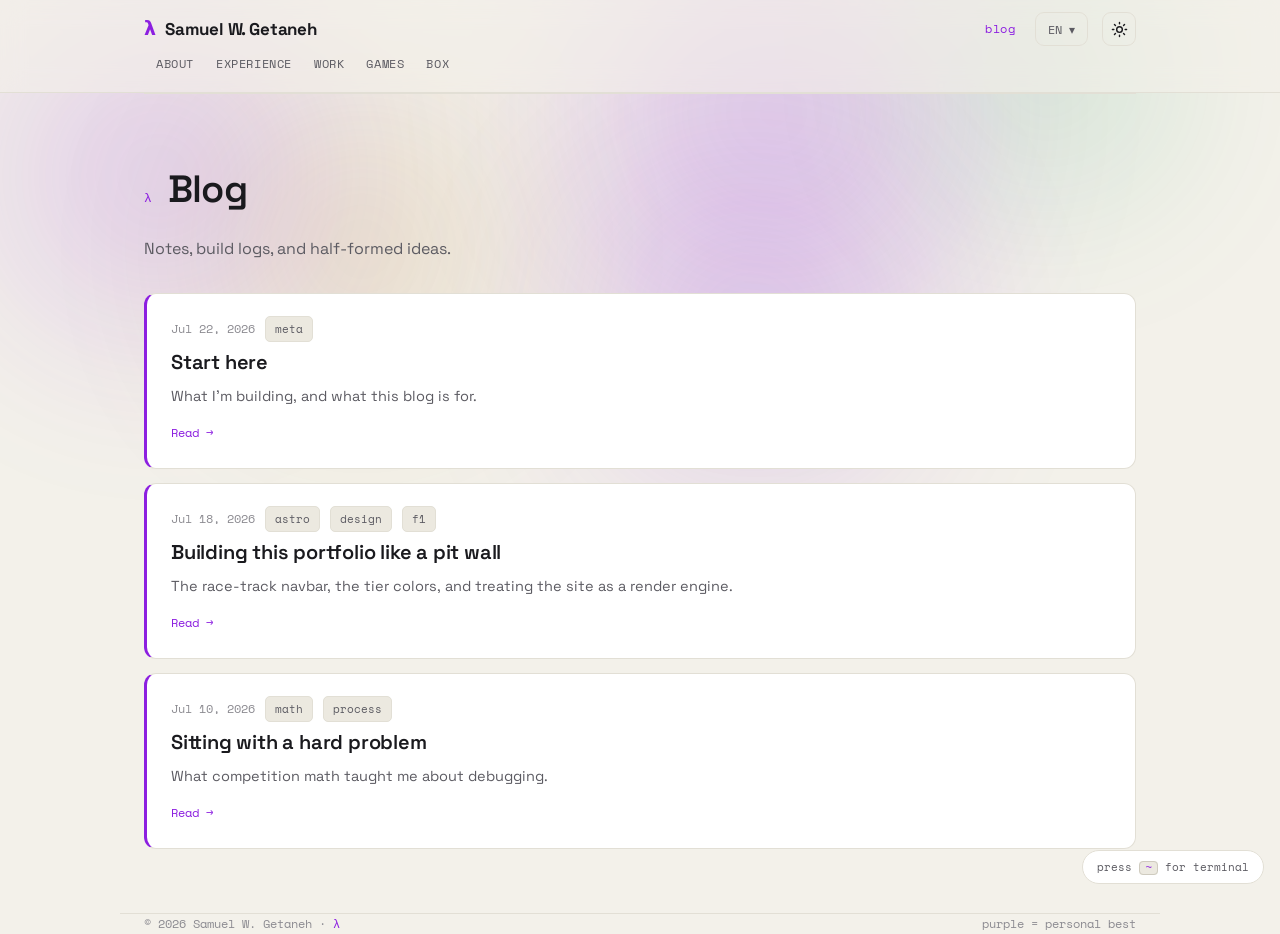
<file: f1-portfolio/blog/index.html>
<!DOCTYPE html><html lang="en"> <head><meta charset="utf-8"><meta name="viewport" content="width=device-width, initial-scale=1"><title>Blog — Samuel W. Getaneh</title><meta name="description" content="Notes, build logs, and half-formed ideas."><link rel="canonical" href="https://kmab5.github.io/f1-portfolio/blog/"><link rel="icon" href="/f1-portfolio/favicon.ico" sizes="32x32"><link rel="icon" type="image/svg+xml" id="faviconSvg" href="/f1-portfolio/favicon.svg"><link rel="apple-touch-icon" href="/f1-portfolio/apple-touch-icon.png"><link rel="manifest" href="/f1-portfolio/site.webmanifest"><meta name="theme-color" content="#0E0E11"><meta property="og:type" content="website"><meta property="og:title" content="Blog — Samuel W. Getaneh"><meta property="og:description" content="Notes, build logs, and half-formed ideas."><meta property="og:image" content="https://kmab5.github.io/f1-portfolio/og.png"><meta property="og:url" content="https://kmab5.github.io/f1-portfolio/blog/"><meta name="twitter:card" content="summary_large_image"><meta name="twitter:title" content="Blog — Samuel W. Getaneh"><meta name="twitter:description" content="Notes, build logs, and half-formed ideas."><meta name="twitter:image" content="https://kmab5.github.io/f1-portfolio/og.png"><link rel="preconnect" href="https://fonts.googleapis.com"><link rel="preconnect" href="https://fonts.gstatic.com" crossorigin><link href="https://fonts.googleapis.com/css2?family=Space+Grotesk:wght@400;500;600;700&family=Space+Mono:wght@400;700&display=swap" rel="stylesheet"><script>
      (function () {
        var t;
        try { t = localStorage.getItem('theme'); } catch (e) {}
        if (!t) t = matchMedia('(prefers-color-scheme:light)').matches ? 'light' : 'dark';
        document.documentElement.setAttribute('data-theme', t);
        var link = document.getElementById('faviconSvg');
        if (link) link.setAttribute('href', link.getAttribute('href').replace(/favicon[^/]*\.svg$/, t === 'light' ? 'favicon-light.svg' : 'favicon.svg'));
        var tc = document.querySelector('meta[name=theme-color]');
        if (tc) tc.setAttribute('content', t === 'light' ? '#F3F1EA' : '#0E0E11');
      })();
    </script><link rel="stylesheet" href="/f1-portfolio/_astro/Base.CNnlPV1o.css"></head> <body> <div id="bg-bubbles" aria-hidden="true"></div> <header class="top page"> <div class="top-row"> <a class="mark" href="/f1-portfolio/" aria-label="Samuel W. Getaneh"> <span class="lam">λ</span> <span class="mark-name">Samuel W. Getaneh</span> </a> <span class="spacer"></span>  <div class="nav-inline">  <a class="nav-link" href="/f1-portfolio/blog/" aria-current="page">blog</a>  <div id="langDropdown" class="lang-dropdown"> <button id="langToggle" class="lang-btn toggle" aria-haspopup="menu" aria-expanded="false" title="Language">EN ▾</button> <ul id="langMenu" class="lang-menu" role="menu" aria-label="Language"> <li role="none"><a role="menuitem" href="/f1-portfolio/" aria-current="true">English</a></li><li role="none"><a role="menuitem" href="/f1-portfolio/am/">አማርኛ</a></li><li role="none"><a role="menuitem" href="/f1-portfolio/tr/">Türkçe</a></li> </ul> </div> <button class="icon-btn theme-btn" data-action="theme" aria-label="Toggle theme" title="Toggle theme"> <svg class="theme-icon" width="17" height="17" viewBox="0 0 24 24" fill="none" stroke="currentColor" stroke-width="2" stroke-linecap="round"></svg> </button> </div>  <div id="navMenu" class="nav-menu-dd"> <button id="navMenuBtn" class="icon-btn menu-btn" aria-haspopup="menu" aria-expanded="false" aria-label="Menu" title="Menu"> <svg width="18" height="18" viewBox="0 0 24 24" fill="none" stroke="currentColor" stroke-width="2" stroke-linecap="round"><path d="M3 6h18M3 12h18M3 18h18"></path></svg> </button> <div class="nav-menu" role="menu" aria-label="Menu"> <p class="menu-group">Sections</p> <a class="menu-row" role="menuitem" href="/f1-portfolio/#about" data-target="about"> <span class="menu-sector">S1</span><span>about</span> </a><a class="menu-row" role="menuitem" href="/f1-portfolio/#experience" data-target="experience"> <span class="menu-sector">S2</span><span>experience</span> </a><a class="menu-row" role="menuitem" href="/f1-portfolio/#work" data-target="work"> <span class="menu-sector">S3</span><span>work</span> </a><a class="menu-row" role="menuitem" href="/f1-portfolio/#games" data-target="games"> <span class="menu-sector">S4</span><span>games</span> </a><a class="menu-row" role="menuitem" href="/f1-portfolio/#contact" data-target="contact"> <span class="menu-sector">fin</span><span>box</span> </a> <a class="menu-row" role="menuitem" href="/f1-portfolio/blog/" aria-current="true"> <span class="menu-sector">·</span><span>blog</span> </a> <div class="menu-div"></div> <p class="menu-group">Language</p> <a class="menu-row" role="menuitem" href="/f1-portfolio/" aria-current="true"> <span class="menu-sector">EN</span><span>English</span> </a><a class="menu-row" role="menuitem" href="/f1-portfolio/am/"> <span class="menu-sector">AM</span><span>አማርኛ</span> </a><a class="menu-row" role="menuitem" href="/f1-portfolio/tr/"> <span class="menu-sector">TR</span><span>Türkçe</span> </a> <div class="menu-div"></div> <button class="menu-row" type="button" data-action="theme"> <span class="menu-sector">◐</span><span>Toggle theme</span> <svg class="theme-icon menu-theme-icon" width="16" height="16" viewBox="0 0 24 24" fill="none" stroke="currentColor" stroke-width="2" stroke-linecap="round"></svg> </button> </div> </div> </div>   <nav class="subnav" aria-label="Sections"> <a class="subnav-link" href="/f1-portfolio/#about" data-target="about">about</a><a class="subnav-link" href="/f1-portfolio/#experience" data-target="experience">experience</a><a class="subnav-link" href="/f1-portfolio/#work" data-target="work">work</a><a class="subnav-link" href="/f1-portfolio/#games" data-target="games">games</a><a class="subnav-link" href="/f1-portfolio/#contact" data-target="contact">box</a> </nav> </header> <script>
  (function () {
    function wire(ddId, btnId) {
      var dd = document.getElementById(ddId), btn = document.getElementById(btnId);
      if (!dd || !btn) return;
      btn.addEventListener('click', function (e) {
        e.stopPropagation();
        var open = dd.classList.toggle('open');
        btn.setAttribute('aria-expanded', open ? 'true' : 'false');
      });
      document.addEventListener('click', function (e) {
        if (!dd.contains(e.target)) { dd.classList.remove('open'); btn.setAttribute('aria-expanded', 'false'); }
      });
      document.addEventListener('keydown', function (e) {
        if (e.key === 'Escape') { dd.classList.remove('open'); btn.setAttribute('aria-expanded', 'false'); }
      });
    }
    wire('langDropdown', 'langToggle');
    wire('navMenu', 'navMenuBtn');
  })();
</script> <main class="wrap">  <section class="blog-index"> <div class="s-head rv"><span class="idx">λ</span><h2>Blog</h2></div> <p class="blog-sub rv">Notes, build logs, and half-formed ideas.</p> <ul class="post-list"> <li class="rv"> <a class="post-card" href="/f1-portfolio/blog/hello-world/"> <div class="post-meta"><time datetime="2026-07-22T00:00:00.000Z">Jul 22, 2026</time> <span class="tag">meta</span> </div> <h3>Start here</h3> <p>What I&#39;m building, and what this blog is for.</p> <span class="post-read">Read →</span> </a> </li><li class="rv"> <a class="post-card" href="/f1-portfolio/blog/building-the-f1-portfolio/"> <div class="post-meta"><time datetime="2026-07-18T00:00:00.000Z">Jul 18, 2026</time> <span class="tag">astro</span><span class="tag">design</span><span class="tag">f1</span> </div> <h3>Building this portfolio like a pit wall</h3> <p>The race-track navbar, the tier colors, and treating the site as a render engine.</p> <span class="post-read">Read →</span> </a> </li><li class="rv"> <a class="post-card" href="/f1-portfolio/blog/sitting-with-a-hard-problem/"> <div class="post-meta"><time datetime="2026-07-10T00:00:00.000Z">Jul 10, 2026</time> <span class="tag">math</span><span class="tag">process</span> </div> <h3>Sitting with a hard problem</h3> <p>What competition math taught me about debugging.</p> <span class="post-read">Read →</span> </a> </li> </ul> </section>  </main> <footer class="wrap"> <span>© 2026 Samuel W. Getaneh · <span class="lam" id="footLam" style="cursor:pointer" title="click me">λ</span></span> <span>purple = personal best</span> </footer> <div class="modal" id="modal" role="dialog" aria-modal="true" aria-labelledby="m-title"> <div class="mcard" id="mcard"> <div class="mtop"><h3 id="m-title"></h3><button class="mclose" id="mClose" aria-label="Close">✕</button></div> <div class="mmeta" id="m-meta"></div> <p class="long" id="m-long"></p> <div class="stack" id="m-stack"></div> <div class="mactions" id="m-actions"></div> </div> </div> <button class="term-hint" id="termHint" aria-label="Open terminal">press <kbd>~</kbd> for terminal</button> <div class="term-overlay" id="termOverlay" role="dialog" aria-label="Terminal" aria-modal="true"> <div class="term"> <div class="term-bar"> <span class="dot" style="background:#ff5f56"></span><span class="dot" style="background:#ffbd2e"></span><span class="dot" style="background:#27c93f"></span> <span style="margin-left:8px">samuel@portfolio — type <b style="color:var(--best)">help</b> · esc to close</span> </div> <div class="term-body" id="termBody"></div> <div class="term-in"><span class="p">$</span><input id="termInput" autocomplete="off" spellcheck="false" aria-label="Terminal input"></div> </div> </div> <script type="application/json" id="site-data">{"locale":"en","facts":["I once solved a competition geometry problem three different ways just to be sure.","Amharic is my first language; I also get by in Turkish and Arabic.","I run a 6,000-member online math community.","Gebeta is one of the oldest known board games — I rebuilt it for the browser.","I read far more LitRPG than is strictly reasonable.","The λ is here because a clean abstraction is the most satisfying thing in code."],"commands":{"coffee":"brewing… this whole portfolio runs on it.","ethiopia":"ሰላም — proudly from Addis Ababa.","motto":"make hard things usable."},"email":"samuelworash@gmail.com","ui":{"play":"play now","visit":"visit live","source":"view source"},"work":[{"name":"Ask Gemini","live":"https://kmab5.github.io/ask-gemini","repo":"https://github.com/kmab5/ask-gemini"},{"name":"Beyond Marketing","live":"https://kmab5.github.io/beyond/","repo":""},{"name":"Blogger","live":"","repo":"https://github.com/kmab5/blogger.ang"},{"name":"Booknotes","live":"","repo":"https://github.com/kmab5/booknotes.ang"},{"name":"Clarity","live":"https://clarity-psi-three.vercel.app/","repo":""},{"name":"ChoiceScript Scene Extractor","live":"https://kmab5.github.io/choicescript-scene-extractor/","repo":""},{"name":"Ethio Meat Market","live":"https://kmab5.github.io/ethio-meat-market","repo":"https://github.com/kmab5/ethio-meat-market"},{"name":"Exceed Printing","live":"https://exceed-chi.vercel.app/","repo":""},{"name":"Field Guides","live":"https://kmab5.github.io/field-guides","repo":"https://github.com/kmab5/field-guides"},{"name":"Framer Studio","live":"https://framer-studio.vercel.app","repo":"https://github.com/kmab5/framer-studio"},{"name":"IdeaBoard","live":"https://ideaboard-cs.vercel.app","repo":"https://github.com/kmab5/ideaboard"},{"name":"medi.exe","live":"https://medi-exe.vercel.app/","repo":""},{"name":"Merlin","live":"","repo":"https://github.com/kmab5/merlin"},{"name":"Personayzer","live":"https://peronayzer.onrender.com/","repo":""},{"name":"Serk","live":"https://serk.com.et","repo":""},{"name":"Strixa","live":"https://strixa.org","repo":""},{"name":"Teregna","live":"https://teregna-web.vercel.app","repo":"https://github.com/kmab5/teregna-web"}],"games":[{"name":"Circadian Rhythm","live":"https://kmab5.github.io/circadia-cs/","repo":""},{"name":"Gebeta","live":"https://gebeta-kmab.vercel.app/","repo":""},{"name":"NVP","live":"https://nvp-kmab.vercel.app/","repo":"https://github.com/kmab5/nvp"}]}</script><script type="module" src="/f1-portfolio/_astro/Base.astro_astro_type_script_index_0_lang.CitBwf-q.js"></script></body> </html>
</file>
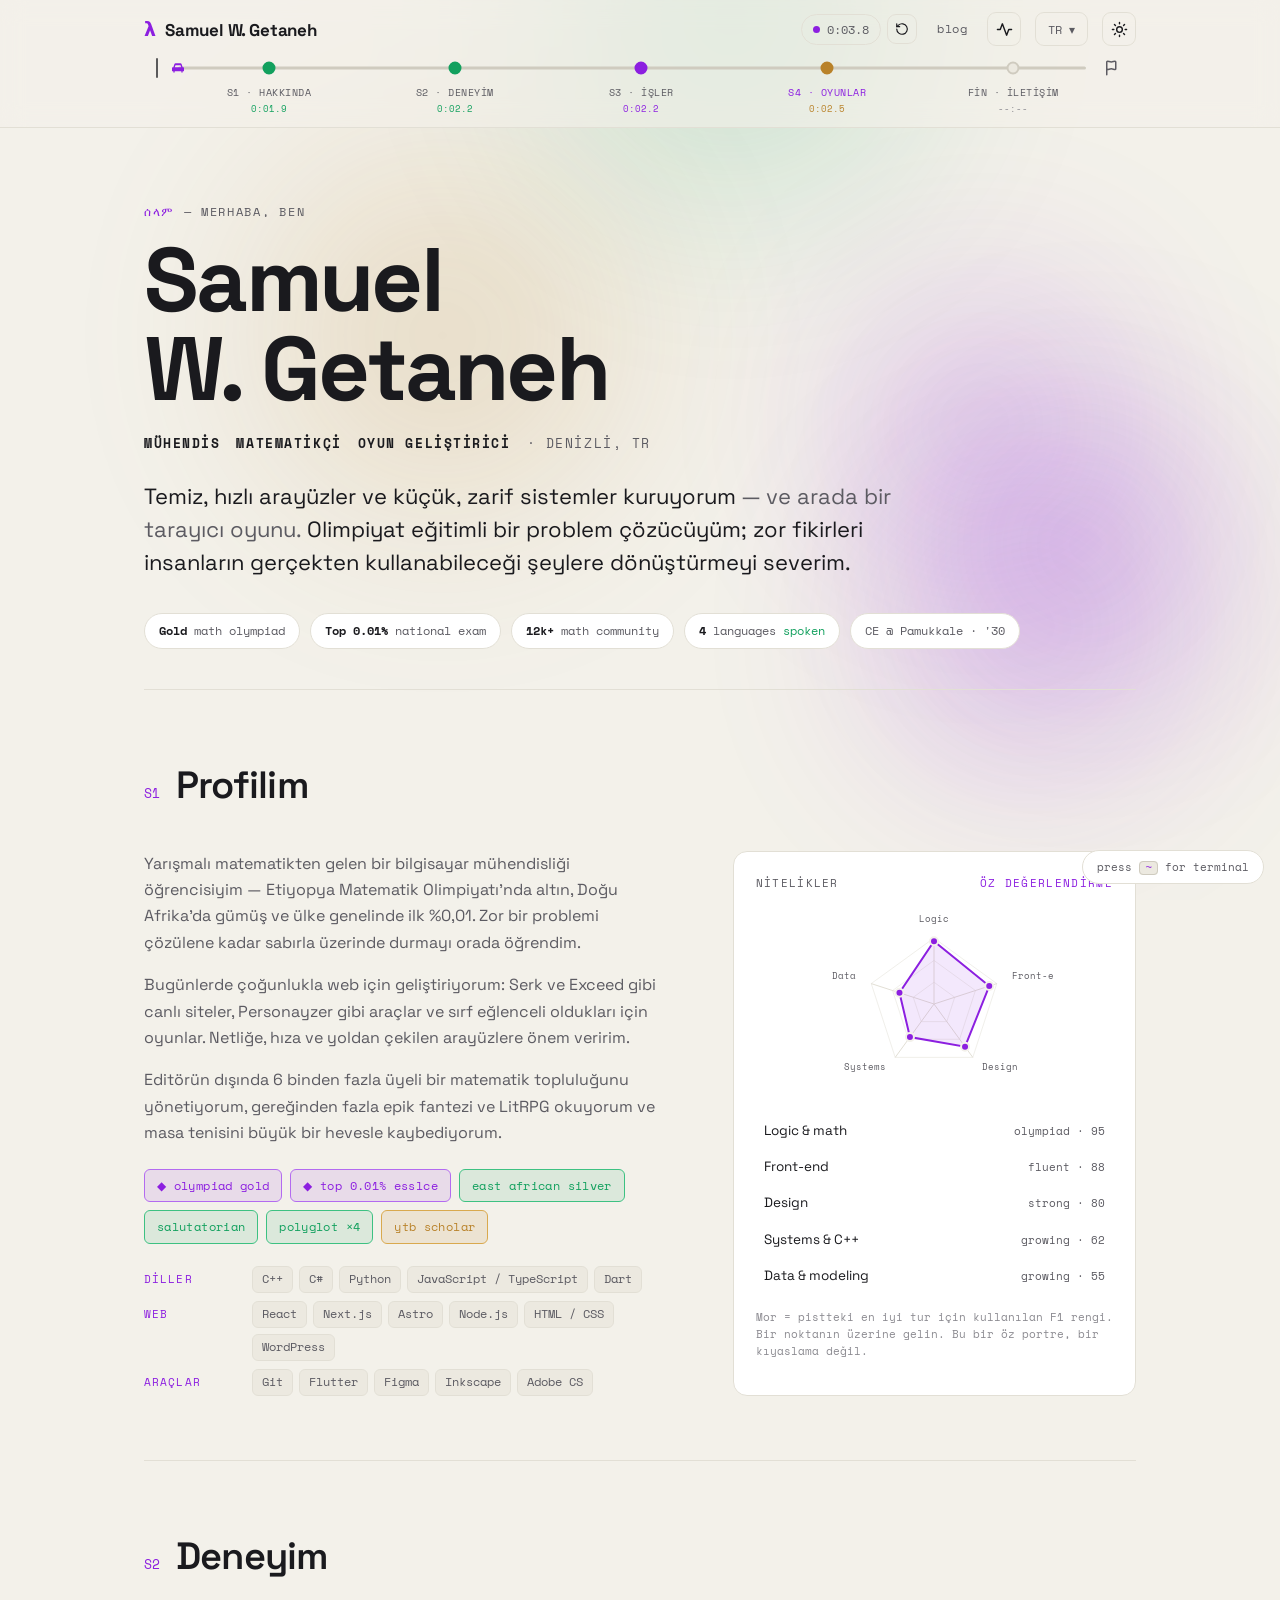
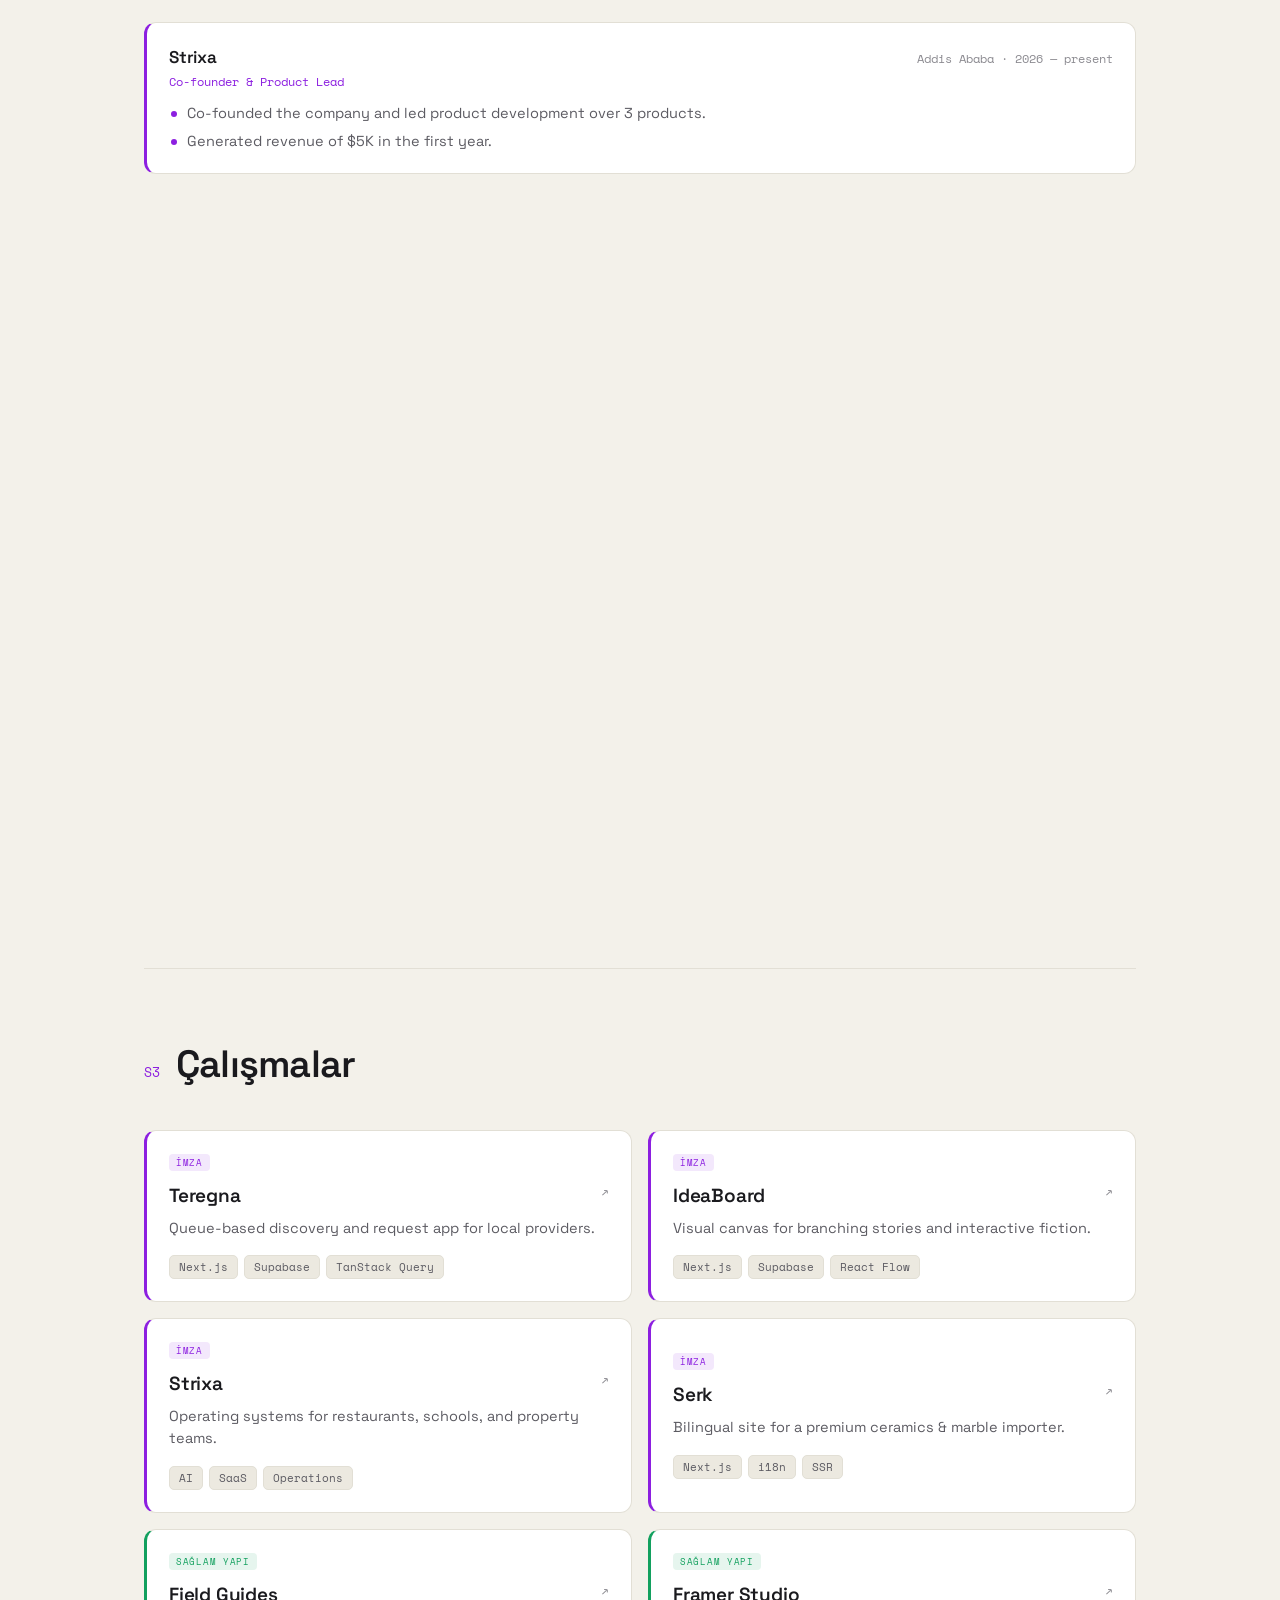
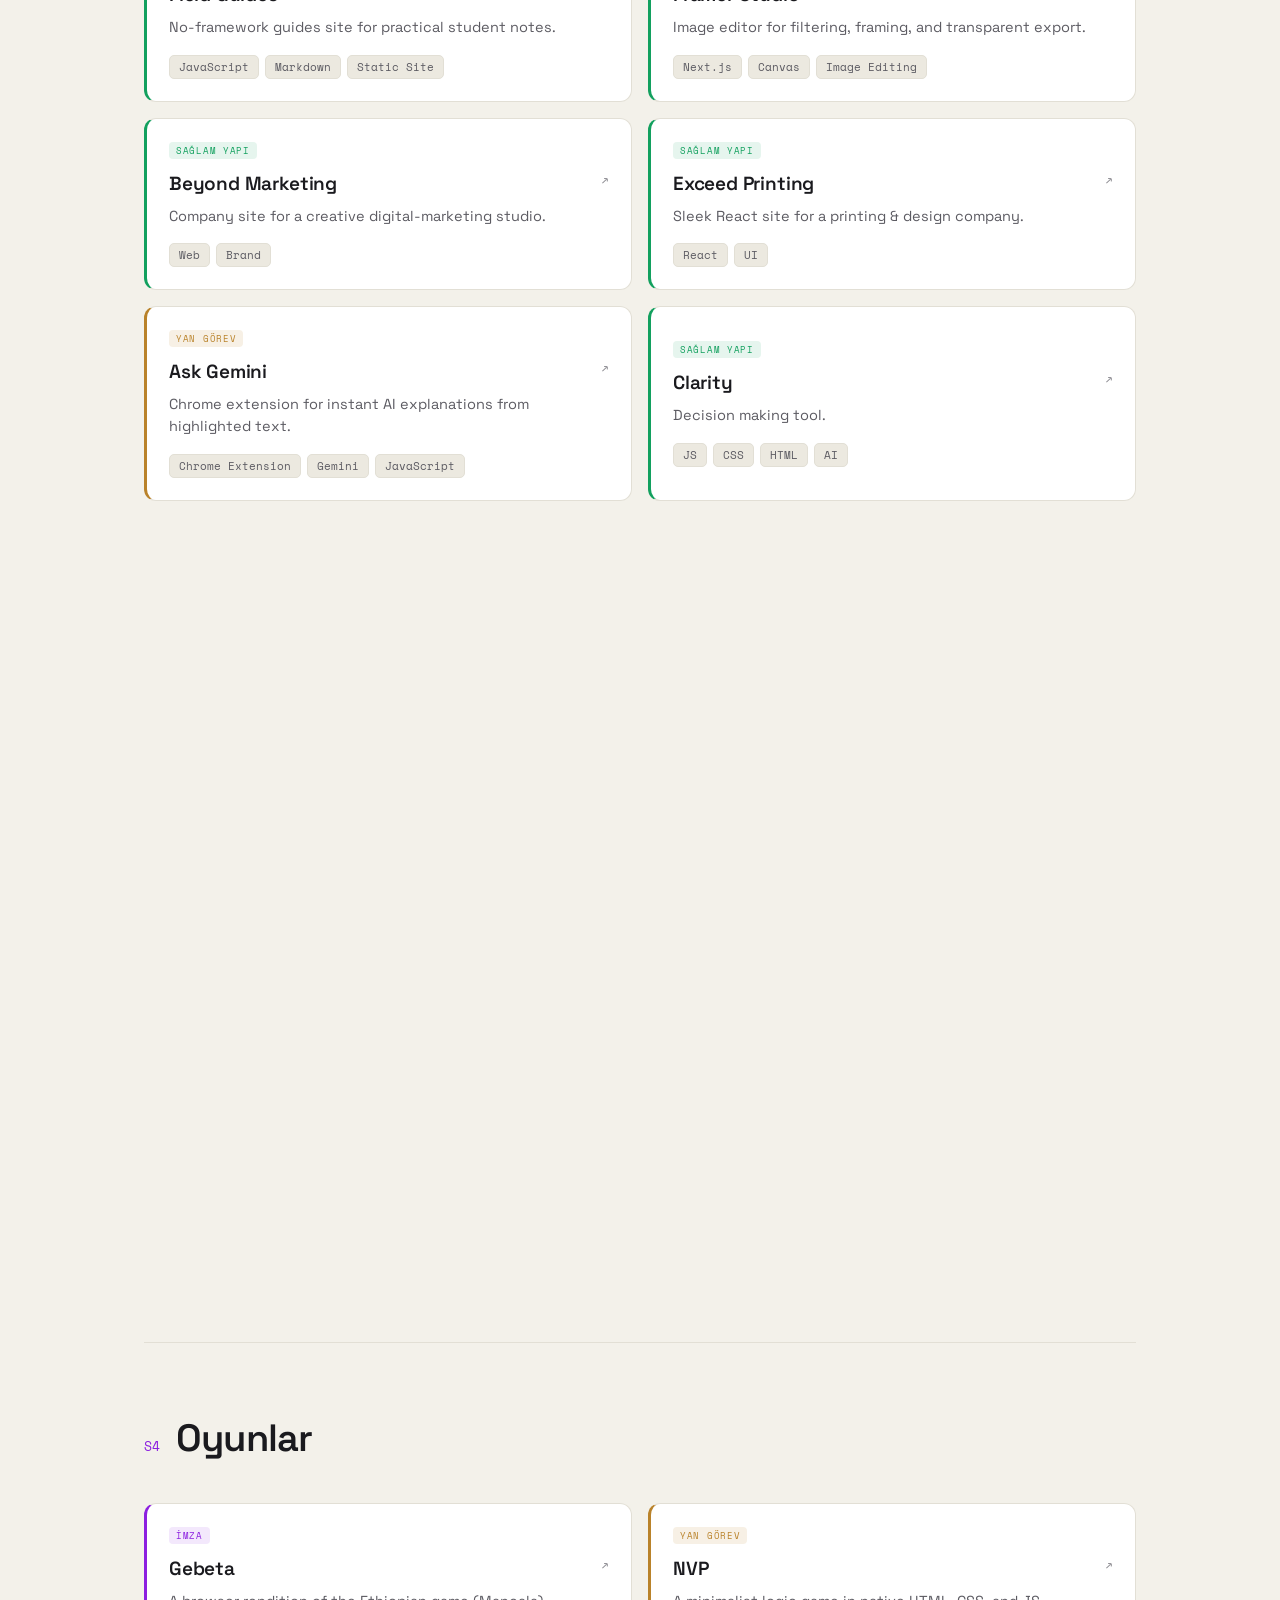
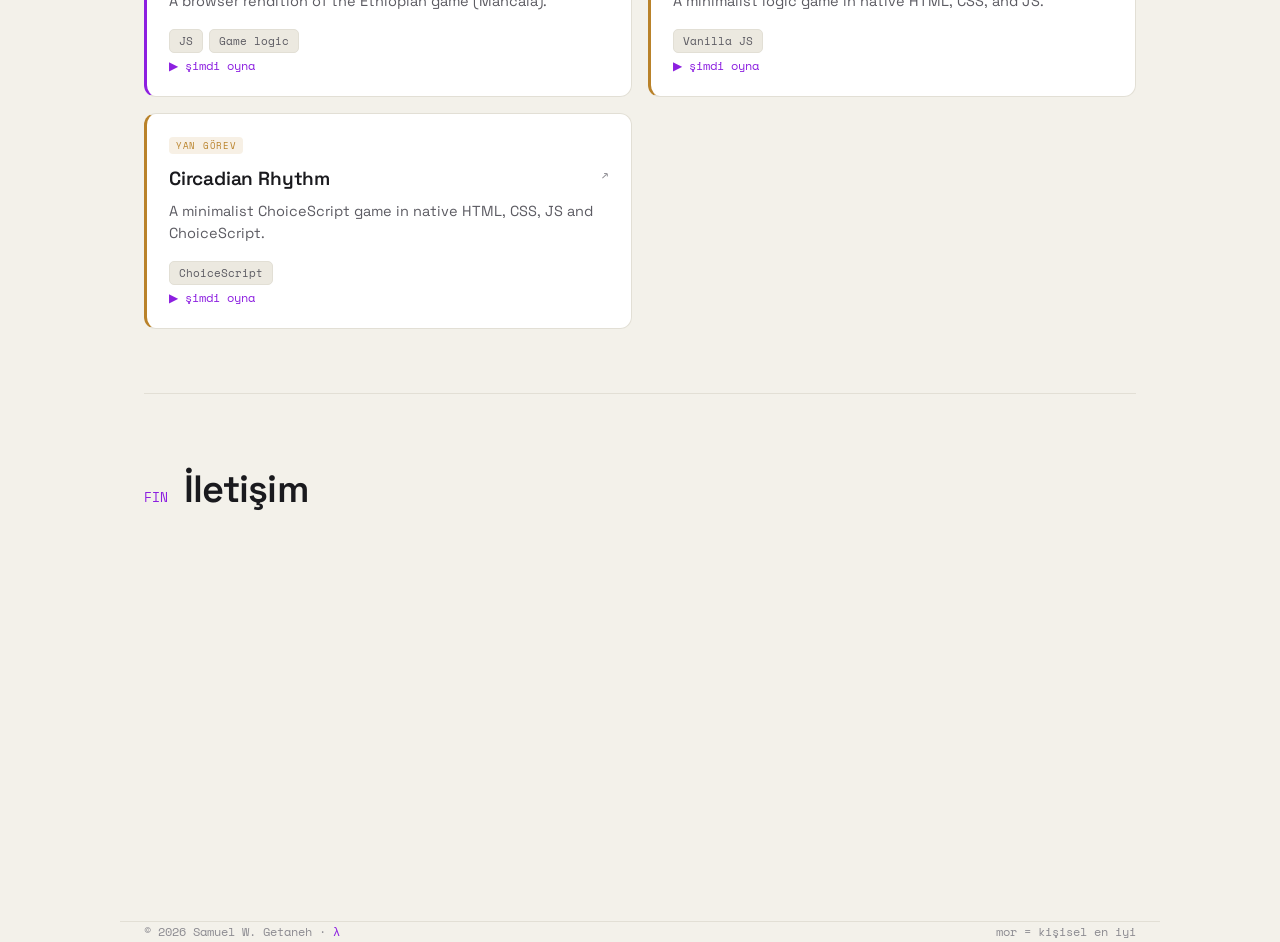
<file: f1-portfolio/tr/index.html>
<!DOCTYPE html><html lang="tr"> <head><meta charset="utf-8"><meta name="viewport" content="width=device-width, initial-scale=1"><title>Samuel W. Getaneh — engineer, mathematician, game-builder</title><meta name="description" content="Samuel W. Getaneh — computer engineer, mathematician, and game-builder. Selected work, playable games, and how to reach me."><link rel="canonical" href="https://kmab5.github.io/f1-portfolio/tr/"><link rel="icon" href="/f1-portfolio/favicon.ico" sizes="32x32"><link rel="icon" type="image/svg+xml" id="faviconSvg" href="/f1-portfolio/favicon.svg"><link rel="apple-touch-icon" href="/f1-portfolio/apple-touch-icon.png"><link rel="manifest" href="/f1-portfolio/site.webmanifest"><meta name="theme-color" content="#0E0E11"><meta property="og:type" content="website"><meta property="og:title" content="Samuel W. Getaneh — engineer, mathematician, game-builder"><meta property="og:description" content="Samuel W. Getaneh — computer engineer, mathematician, and game-builder. Selected work, playable games, and how to reach me."><meta property="og:image" content="https://kmab5.github.io/f1-portfolio/og.png"><meta property="og:url" content="https://kmab5.github.io/f1-portfolio/tr/"><meta name="twitter:card" content="summary_large_image"><meta name="twitter:title" content="Samuel W. Getaneh — engineer, mathematician, game-builder"><meta name="twitter:description" content="Samuel W. Getaneh — computer engineer, mathematician, and game-builder. Selected work, playable games, and how to reach me."><meta name="twitter:image" content="https://kmab5.github.io/f1-portfolio/og.png"><link rel="preconnect" href="https://fonts.googleapis.com"><link rel="preconnect" href="https://fonts.gstatic.com" crossorigin><link href="https://fonts.googleapis.com/css2?family=Space+Grotesk:wght@400;500;600;700&family=Space+Mono:wght@400;700&display=swap" rel="stylesheet"><script>
      (function () {
        var t;
        try { t = localStorage.getItem('theme'); } catch (e) {}
        if (!t) t = matchMedia('(prefers-color-scheme:light)').matches ? 'light' : 'dark';
        document.documentElement.setAttribute('data-theme', t);
        var link = document.getElementById('faviconSvg');
        if (link) link.setAttribute('href', link.getAttribute('href').replace(/favicon[^/]*\.svg$/, t === 'light' ? 'favicon-light.svg' : 'favicon.svg'));
        var tc = document.querySelector('meta[name=theme-color]');
        if (tc) tc.setAttribute('content', t === 'light' ? '#F3F1EA' : '#0E0E11');
      })();
    </script><link rel="stylesheet" href="/f1-portfolio/_astro/Base.CNnlPV1o.css"></head> <body> <div id="bg-bubbles" aria-hidden="true"></div> <header class="top home"> <div class="top-row"> <button class="mark" id="markLink" type="button" aria-label="Samuel W. Getaneh — yeni tur" title="yeni tur"> <span class="lam">λ</span> <span class="mark-name">Samuel W. Getaneh</span> </button> <span class="spacer"></span>  <div class="nav-inline"> <div class="clock-group"> <button class="clock" id="clockBtn" title="Duraklat / oynat" aria-label="Duraklat / oynat"> <span class="rd" id="rd"></span><span id="lap">0:00.0</span> </button> <button class="icon-btn sm" id="restartBtn" title="Turu yeniden başlat" aria-label="Turu yeniden başlat"> <svg width="14" height="14" viewBox="0 0 24 24" fill="none" stroke="currentColor" stroke-width="2" stroke-linecap="round" stroke-linejoin="round"><path d="M3 12a9 9 0 1 0 3-6.7L3 8"></path><path d="M3 3v5h5"></path></svg> </button> </div> <a class="nav-link" href="/f1-portfolio/blog/">blog</a> <button class="icon-btn track-toggle" id="trackToggle" data-action="track" aria-pressed="false" data-hide-label="Pisti gizle" data-show-label="Pisti göster" title="Pisti gizle" aria-label="Pisti gizle"> <svg id="trackToggleIcon" width="17" height="17" viewBox="0 0 24 24" fill="none" stroke="currentColor" stroke-width="2" stroke-linecap="round" stroke-linejoin="round"><path d="M2 12h4l3-8 6 16 3-8h4"></path></svg> </button> <div id="langDropdown" class="lang-dropdown"> <button id="langToggle" class="lang-btn toggle" aria-haspopup="menu" aria-expanded="false" title="Dil">TR ▾</button> <ul id="langMenu" class="lang-menu" role="menu" aria-label="Dil"> <li role="none"><a role="menuitem" href="/f1-portfolio/">English</a></li><li role="none"><a role="menuitem" href="/f1-portfolio/am/">አማርኛ</a></li><li role="none"><a role="menuitem" href="/f1-portfolio/tr/" aria-current="true">Türkçe</a></li> </ul> </div> <button class="icon-btn theme-btn" data-action="theme" aria-label="Temayı değiştir" title="Temayı değiştir"> <svg class="theme-icon" width="17" height="17" viewBox="0 0 24 24" fill="none" stroke="currentColor" stroke-width="2" stroke-linecap="round"></svg> </button> </div>  <div id="navMenu" class="nav-menu-dd"> <button id="navMenuBtn" class="icon-btn menu-btn" aria-haspopup="menu" aria-expanded="false" aria-label="Menü" title="Menü"> <svg width="18" height="18" viewBox="0 0 24 24" fill="none" stroke="currentColor" stroke-width="2" stroke-linecap="round"><path d="M3 6h18M3 12h18M3 18h18"></path></svg> </button> <div class="nav-menu" role="menu" aria-label="Menü"> <p class="menu-group">Bölümler</p> <a class="menu-row" role="menuitem" href="#about" data-target="about"> <span class="menu-sector">S1</span><span>hakkında</span> </a><a class="menu-row" role="menuitem" href="#experience" data-target="experience"> <span class="menu-sector">S2</span><span>deneyim</span> </a><a class="menu-row" role="menuitem" href="#work" data-target="work"> <span class="menu-sector">S3</span><span>işler</span> </a><a class="menu-row" role="menuitem" href="#games" data-target="games"> <span class="menu-sector">S4</span><span>oyunlar</span> </a><a class="menu-row" role="menuitem" href="#contact" data-target="contact"> <span class="menu-sector">fin</span><span>iletişim</span> </a> <a class="menu-row" role="menuitem" href="/f1-portfolio/blog/"> <span class="menu-sector">·</span><span>blog</span> </a> <div class="menu-div"></div> <p class="menu-group">Dil</p> <a class="menu-row" role="menuitem" href="/f1-portfolio/"> <span class="menu-sector">EN</span><span>English</span> </a><a class="menu-row" role="menuitem" href="/f1-portfolio/am/"> <span class="menu-sector">AM</span><span>አማርኛ</span> </a><a class="menu-row" role="menuitem" href="/f1-portfolio/tr/" aria-current="true"> <span class="menu-sector">TR</span><span>Türkçe</span> </a> <div class="menu-div"></div> <button class="menu-row" type="button" data-action="theme"> <span class="menu-sector">◐</span><span>Temayı değiştir</span> <svg class="theme-icon menu-theme-icon" width="16" height="16" viewBox="0 0 24 24" fill="none" stroke="currentColor" stroke-width="2" stroke-linecap="round"></svg> </button> </div> </div> </div> <div class="track"> <div class="track-strip"> <span class="startgate" aria-hidden="true"></span> <div class="track-rail"> <div class="track-line"><div class="track-fill" id="trackFill"></div></div> <div id="tdots" aria-hidden="true"> <span class="tdot" data-idx="0" style="left:10%"></span><span class="tdot" data-idx="1" style="left:30.5%"></span><span class="tdot" data-idx="2" style="left:51%"></span><span class="tdot" data-idx="3" style="left:71.5%"></span><span class="tdot" data-idx="4" style="left:92%"></span> </div> <span class="car" id="car" aria-hidden="true"> <svg width="16" height="16" viewBox="0 0 24 24" fill="currentColor"><path d="M5 11l1.5-4.5A2 2 0 0 1 8.4 5h7.2a2 2 0 0 1 1.9 1.5L19 11h1a1 1 0 0 1 1 1v4a1 1 0 0 1-1 1h-1v1a1 1 0 0 1-2 0v-1H7v1a1 1 0 0 1-2 0v-1H4a1 1 0 0 1-1-1v-4a1 1 0 0 1 1-1zm2.2 0h9.6l-1-3H8.2z"></path></svg> </span> </div> <button class="finishflag" id="finishFlag" title="yeni tur" aria-label="finish flag"> <svg width="18" height="18" viewBox="0 0 24 24" fill="none" stroke="currentColor" stroke-width="2" stroke-linecap="round" stroke-linejoin="round"><path d="M5 21V4a1 1 0 0 1 1-1c1.5 0 3 1 5 1s3.5-1 5-1a1 1 0 0 1 1 1v9a1 1 0 0 1-1 1c-1.5 0-3-1-5-1s-3.5 1-5 1"></path></svg> </button> </div> <nav class="track-labels" id="tlabels" aria-label="Bölümler"> <button class="tlabel" data-idx="0" data-target="about" style="left:10%"> <span class="tlab">S1 · hakkında</span> <span class="tsplit">--:--</span> </button><button class="tlabel" data-idx="1" data-target="experience" style="left:30.5%"> <span class="tlab">S2 · deneyim</span> <span class="tsplit">--:--</span> </button><button class="tlabel" data-idx="2" data-target="work" style="left:51%"> <span class="tlab">S3 · işler</span> <span class="tsplit">--:--</span> </button><button class="tlabel" data-idx="3" data-target="games" style="left:71.5%"> <span class="tlab">S4 · oyunlar</span> <span class="tsplit">--:--</span> </button><button class="tlabel" data-idx="4" data-target="contact" style="left:92%"> <span class="tlab">fin · iletişim</span> <span class="tsplit">--:--</span> </button> </nav> </div>  <nav class="subnav" aria-label="Bölümler"> <a class="subnav-link" href="#about" data-target="about">hakkında</a><a class="subnav-link" href="#experience" data-target="experience">deneyim</a><a class="subnav-link" href="#work" data-target="work">işler</a><a class="subnav-link" href="#games" data-target="games">oyunlar</a><a class="subnav-link" href="#contact" data-target="contact">iletişim</a> </nav> </header> <script>
  (function () {
    function wire(ddId, btnId) {
      var dd = document.getElementById(ddId), btn = document.getElementById(btnId);
      if (!dd || !btn) return;
      btn.addEventListener('click', function (e) {
        e.stopPropagation();
        var open = dd.classList.toggle('open');
        btn.setAttribute('aria-expanded', open ? 'true' : 'false');
      });
      document.addEventListener('click', function (e) {
        if (!dd.contains(e.target)) { dd.classList.remove('open'); btn.setAttribute('aria-expanded', 'false'); }
      });
      document.addEventListener('keydown', function (e) {
        if (e.key === 'Escape') { dd.classList.remove('open'); btn.setAttribute('aria-expanded', 'false'); }
      });
    }
    wire('langDropdown', 'langToggle');
    wire('navMenu', 'navMenuBtn');
  })();
</script> <main class="wrap"> <section id="start" class="hero" style="border-top:0"> <div class="greet rv"><span class="eyebrow"><span class="am">ሰላም</span> — merhaba, ben</span></div> <h1 class="name rv">Samuel<br>W. Getaneh</h1> <div class="role rv"> <span><b>Mühendis</b></span><span><b>Matematikçi</b></span><span><b>Oyun geliştirici</b></span> <span>· Denizli, TR</span> </div> <p class="lede rv">Temiz, hızlı arayüzler ve küçük, zarif sistemler kuruyorum<span class="q"> — ve arada bir tarayıcı oyunu.</span> Olimpiyat eğitimli bir problem çözücüyüm; zor fikirleri insanların gerçekten kullanabileceği şeylere dönüştürmeyi severim.</p> <div class="timing rv"> <span class="chip"> <b>Gold</b> math olympiad  </span><span class="chip"> <b>Top 0.01%</b> national exam  </span><span class="chip"> <b>12k+</b> math community  </span><span class="chip"> <b>4</b> languages <span class="u">spoken</span> </span><span class="chip mono"> CE @ Pamukkale · &#39;30 </span> </div> </section><section id="about"> <div class="s-head rv"><span class="idx">S1</span><h2>Profilim</h2></div> <div class="about-grid"> <div class="bio rv"> <p>Yarışmalı matematikten gelen bir bilgisayar mühendisliği öğrencisiyim — Etiyopya Matematik Olimpiyatı’nda altın, Doğu Afrika’da gümüş ve ülke genelinde ilk %0,01. Zor bir problemi çözülene kadar sabırla üzerinde durmayı orada öğrendim.</p> <p>Bugünlerde çoğunlukla web için geliştiriyorum: Serk ve Exceed gibi canlı siteler, Personayzer gibi araçlar ve sırf eğlenceli oldukları için oyunlar. Netliğe, hıza ve yoldan çekilen arayüzlere önem veririm.</p> <p>Editörün dışında 6 binden fazla üyeli bir matematik topluluğunu yönetiyorum, gereğinden fazla epik fantezi ve LitRPG okuyorum ve masa tenisini büyük bir hevesle kaybediyorum.</p> <div class="titles"> <span class="pill best">◆ olympiad gold</span><span class="pill best">◆ top 0.01% esslce</span><span class="pill good">east african silver</span><span class="pill good">salutatorian</span><span class="pill good">polyglot ×4</span><span class="pill side">ytb scholar</span> </div> <dl class="toolkit"> <div class="toolkit-row"> <dt>Diller</dt> <dd><span class="skill">C++</span><span class="skill">C#</span><span class="skill">Python</span><span class="skill">JavaScript / TypeScript</span><span class="skill">Dart</span></dd> </div><div class="toolkit-row"> <dt>Web</dt> <dd><span class="skill">React</span><span class="skill">Next.js</span><span class="skill">Astro</span><span class="skill">Node.js</span><span class="skill">HTML / CSS</span><span class="skill">WordPress</span></dd> </div><div class="toolkit-row"> <dt>Araçlar</dt> <dd><span class="skill">Git</span><span class="skill">Flutter</span><span class="skill">Figma</span><span class="skill">Inkscape</span><span class="skill">Adobe CS</span></dd> </div> </dl> </div> <aside class="panel rv" aria-label="nitelikler"> <div class="panel-h"><span>nitelikler</span><span class="pb">öz değerlendirme</span></div> <div class="radar-wrap"> <svg id="radar" viewBox="0 0 240 200" width="240" height="200" role="img" aria-label="Attribute radar chart"> <polygon class="radar-grid" points="120,78.22 140.71401092490845,93.26960986251365 132.80196279493006,117.62039013748635 107.19803720506994,117.62039013748635 99.28598907509155,93.26960986251365"></polygon><polygon class="radar-grid" points="120,56.44 161.4280218498169,86.5392197250273 145.60392558986013,135.2407802749727 94.39607441013987,135.2407802749727 78.5719781501831,86.5392197250273"></polygon><polygon class="radar-grid" points="120,34 182.76973007548014,79.60487837125348 158.79382665130322,153.39512162874652 81.20617334869678,153.39512162874652 57.23026992451986,79.60487837125348"></polygon> <line class="radar-axis" x1="120" y1="100" x2="120" y2="34"></line><line class="radar-axis" x1="120" y1="100" x2="182.76973007548014" y2="79.60487837125348"></line><line class="radar-axis" x1="120" y1="100" x2="158.79382665130322" y2="153.39512162874652"></line><line class="radar-axis" x1="120" y1="100" x2="81.20617334869678" y2="153.39512162874652"></line><line class="radar-axis" x1="120" y1="100" x2="57.23026992451986" y2="79.60487837125348"></line> <polygon class="radar-poly" id="rpoly" points="120,37.3 175.23736246642252,82.05229296670305 151.03506132104258,142.7160973029972 95.947827476192,133.10497540982286 85.47664845848593,88.78268310418942"></polygon> <circle class="radar-vtx" data-i="0" cx="120" cy="37.3" r="4"></circle><circle class="radar-vtx" data-i="1" cx="175.23736246642252" cy="82.05229296670305" r="4"></circle><circle class="radar-vtx" data-i="2" cx="151.03506132104258" cy="142.7160973029972" r="4"></circle><circle class="radar-vtx" data-i="3" cx="95.947827476192" cy="133.10497540982286" r="4"></circle><circle class="radar-vtx" data-i="4" cx="85.47664845848593" cy="88.78268310418942" r="4"></circle> <text class="radar-lbl" data-i="0" x="120" y="18" text-anchor="middle">Logic</text><text class="radar-lbl" data-i="1" x="197.9866343362026" y="74.66060646125432" text-anchor="start">Front-end</text><text class="radar-lbl" data-i="2" x="168.1983906879828" y="166.3393935387457" text-anchor="start">Design</text><text class="radar-lbl" data-i="3" x="71.8016093120172" y="166.3393935387457" text-anchor="end">Systems</text><text class="radar-lbl" data-i="4" x="42.0133656637974" y="74.66060646125432" text-anchor="end">Data</text> </svg> </div> <div class="attr-list" id="attr-list"> <div class="attr-item" data-i="0"><span>Logic &amp; math</span><span class="lv">olympiad · 95</span></div><div class="attr-item" data-i="1"><span>Front-end</span><span class="lv">fluent · 88</span></div><div class="attr-item" data-i="2"><span>Design</span><span class="lv">strong · 80</span></div><div class="attr-item" data-i="3"><span>Systems &amp; C++</span><span class="lv">growing · 62</span></div><div class="attr-item" data-i="4"><span>Data &amp; modeling</span><span class="lv">growing · 55</span></div> </div> <p class="note">Mor = pistteki en iyi tur için kullanılan F1 rengi. Bir noktanın üzerine gelin. Bu bir öz portre, bir kıyaslama değil.</p> </aside> </div> </section><section id="experience"> <div class="s-head rv"><span class="idx">S2</span><h2>Deneyim</h2></div> <div class="xp-list"> <article class="xp-item rv best"> <div class="xp-head"> <div class="xp-title"><span class="xp-org">Strixa</span><span class="xp-role">Co-founder &amp; Product Lead</span></div> <div class="xp-meta">Addis Ababa · 2026 — present</div> </div> <ul class="xp-points"> <li>Co-founded the company and led product development over 3 products.</li><li>Generated revenue of $5K in the first year.</li> </ul> </article><article class="xp-item rv best"> <div class="xp-head"> <div class="xp-title"><span class="xp-org">Ethioware EdTech Initiative</span><span class="xp-role">Brand Lead</span></div> <div class="xp-meta">Addis Ababa (Remote) · 2024 — present</div> </div> <ul class="xp-points"> <li>Rebuilt the brand end to end — brand kit, a new website, and social — lifting site traffic 180% to 14K.</li><li>Drove a 1200% rise in total visits to ~46K, and earned a board appointment for the work.</li> </ul> </article><article class="xp-item rv good"> <div class="xp-head"> <div class="xp-title"><span class="xp-org">beU Delivery</span><span class="xp-role">Social Media Manager</span></div> <div class="xp-meta">Addis Ababa · 2024</div> </div> <ul class="xp-points"> <li>Ran monthly market analysis and content strategy; grew followers by 12.4K at ~270% average growth.</li><li>Lifted orders 90% over six months through targeted campaigns; named Employee of the Month.</li> </ul> </article><article class="xp-item rv good"> <div class="xp-head"> <div class="xp-title"><span class="xp-org">Lideta Catholic Cathedral School</span><span class="xp-role">Web Designer &amp; Counselor Intern</span></div> <div class="xp-meta">Addis Ababa · 2023</div> </div> <ul class="xp-points"> <li>Designed and built the school’s first website and profile, serving 6K+ students, families, and partners.</li><li>Mentored 50+ students through college applications, contributing to 10+ top-tier acceptances.</li> </ul> </article> </div> <div class="lead-block rv"> <h3 class="lead-h">Liderlik ve topluluk</h3> <ul class="lead-list"> <li class="lead-item"> <span class="lead-org">Mathology</span> — Co-founder &amp; tutor. Run a 6k+ member online math community. <span class="lead-period">2023 — present</span> </li><li class="lead-item"> <span class="lead-org">Rotaract Club of Atrons</span> — Interact Director. Oversee 5 Interact clubs, 610+ members. <span class="lead-period">2024 — present</span> </li><li class="lead-item"> <span class="lead-org">UN Economic Commission for Africa</span> — Volunteer Coordinator. Led a team of 14 volunteers. <span class="lead-period">2024</span> </li><li class="lead-item"> <span class="lead-org">MY ETHIOPIA</span> — Chief Finance Officer. Secured ~$1K in sustainable revenue; managed budgets. <span class="lead-period">2023 — 2024</span> </li> </ul> </div> </section><section id="work"> <div class="s-head rv"><span class="idx">S3</span><h2>Çalışmalar</h2></div> <div class="grid"> <button class="card best rv" data-name="Teregna" data-tier="best" data-tierlabel="imza" data-role="Full build" data-year="2026" data-long="Receiver app and provider portal for finding businesses, sending requests, and tracking queue position in real time, with a separate backend contract and docs repo." data-tags="Next.js,Supabase,TanStack Query" data-live="https://teregna-web.vercel.app" data-repo="https://github.com/kmab5/teregna-web" data-playable> <span class="tier-tag best">imza</span> <div class="ctop"><h3>Teregna</h3><span class="arrow">↗</span></div> <p>Queue-based discovery and request app for local providers.</p> <div class="stack"><span class="tag">Next.js</span><span class="tag">Supabase</span><span class="tag">TanStack Query</span></div>  </button><button class="card best rv" data-name="IdeaBoard" data-tier="best" data-tierlabel="imza" data-role="Full build" data-year="2026" data-long="Infinite canvas for story notes, choices, variables, sketches, and connections so branching narratives stay visible instead of trapped in your head." data-tags="Next.js,Supabase,React Flow" data-live="https://ideaboard-cs.vercel.app" data-repo="https://github.com/kmab5/ideaboard" data-playable> <span class="tier-tag best">imza</span> <div class="ctop"><h3>IdeaBoard</h3><span class="arrow">↗</span></div> <p>Visual canvas for branching stories and interactive fiction.</p> <div class="stack"><span class="tag">Next.js</span><span class="tag">Supabase</span><span class="tag">React Flow</span></div>  </button><button class="card best rv" data-name="Strixa" data-tier="best" data-tierlabel="imza" data-role="Design + build" data-year="2026" data-long="Domain-specific operating systems for businesses that never fully close, with one record per domain and an AI layer that answers only from their own data." data-tags="AI,SaaS,Operations" data-live="https://strixa.org" data-repo data-playable> <span class="tier-tag best">imza</span> <div class="ctop"><h3>Strixa</h3><span class="arrow">↗</span></div> <p>Operating systems for restaurants, schools, and property teams.</p> <div class="stack"><span class="tag">AI</span><span class="tag">SaaS</span><span class="tag">Operations</span></div>  </button><button class="card best rv" data-name="Serk" data-tier="best" data-tierlabel="imza" data-role="Design + build" data-year="2026" data-long="A production Next.js site with English/Amharic localization, server-side rendering, and a catalog-request flow. Built end to end — brand, UI, and front-end." data-tags="Next.js,i18n,SSR" data-live="https://serk.com.et" data-repo data-playable> <span class="tier-tag best">imza</span> <div class="ctop"><h3>Serk</h3><span class="arrow">↗</span></div> <p>Bilingual site for a premium ceramics &amp; marble importer.</p> <div class="stack"><span class="tag">Next.js</span><span class="tag">i18n</span><span class="tag">SSR</span></div>  </button><button class="card good rv" data-name="Field Guides" data-tier="good" data-tierlabel="sağlam yapı" data-role="Full build" data-year="2026" data-long="Static client-rendered guide site for publishing informal and formal Markdown guides, including the yatay geçiş field guide and ChoiceScript reference." data-tags="JavaScript,Markdown,Static Site" data-live="https://kmab5.github.io/field-guides" data-repo="https://github.com/kmab5/field-guides" data-playable> <span class="tier-tag good">sağlam yapı</span> <div class="ctop"><h3>Field Guides</h3><span class="arrow">↗</span></div> <p>No-framework guides site for practical student notes.</p> <div class="stack"><span class="tag">JavaScript</span><span class="tag">Markdown</span><span class="tag">Static Site</span></div>  </button><button class="card good rv" data-name="Framer Studio" data-tier="good" data-tierlabel="sağlam yapı" data-role="Full build" data-year="2025" data-long="Upload an image, adjust filters and framing, then export a transparent PNG that matches the live preview exactly." data-tags="Next.js,Canvas,Image Editing" data-live="https://framer-studio.vercel.app" data-repo="https://github.com/kmab5/framer-studio" data-playable> <span class="tier-tag good">sağlam yapı</span> <div class="ctop"><h3>Framer Studio</h3><span class="arrow">↗</span></div> <p>Image editor for filtering, framing, and transparent export.</p> <div class="stack"><span class="tag">Next.js</span><span class="tag">Canvas</span><span class="tag">Image Editing</span></div>  </button><button class="card good rv" data-name="Beyond Marketing" data-tier="good" data-tierlabel="sağlam yapı" data-role="Design + build" data-year="2024" data-long="Brand-forward marketing site with strong visual identity and clear service storytelling." data-tags="Web,Brand" data-live="https://kmab5.github.io/beyond/" data-repo data-playable> <span class="tier-tag good">sağlam yapı</span> <div class="ctop"><h3>Beyond Marketing</h3><span class="arrow">↗</span></div> <p>Company site for a creative digital-marketing studio.</p> <div class="stack"><span class="tag">Web</span><span class="tag">Brand</span></div>  </button><button class="card good rv" data-name="Exceed Printing" data-tier="good" data-tierlabel="sağlam yapı" data-role="Front-end" data-year="2025" data-long="A modern, responsive marketing site with a clean component system and smooth interactions." data-tags="React,UI" data-live="https://exceed-chi.vercel.app/" data-repo data-playable> <span class="tier-tag good">sağlam yapı</span> <div class="ctop"><h3>Exceed Printing</h3><span class="arrow">↗</span></div> <p>Sleek React site for a printing &amp; design company.</p> <div class="stack"><span class="tag">React</span><span class="tag">UI</span></div>  </button><button class="card side rv" data-name="Ask Gemini" data-tier="side" data-tierlabel="yan görev" data-role="Full build" data-year="2026" data-long="A privacy-conscious Chrome extension that shows a floating button over selected text, lets you choose a Gemini model, and returns short direct answers." data-tags="Chrome Extension,Gemini,JavaScript" data-live="https://kmab5.github.io/ask-gemini" data-repo="https://github.com/kmab5/ask-gemini" data-playable> <span class="tier-tag side">yan görev</span> <div class="ctop"><h3>Ask Gemini</h3><span class="arrow">↗</span></div> <p>Chrome extension for instant AI explanations from highlighted text.</p> <div class="stack"><span class="tag">Chrome Extension</span><span class="tag">Gemini</span><span class="tag">JavaScript</span></div>  </button><button class="card good rv" data-name="Clarity" data-tier="good" data-tierlabel="sağlam yapı" data-role="Full build" data-year="2025" data-long="Ask a simple question that has been troubling you and using AI generated penetrating questions, helps you reach decision in one minute." data-tags="JS,CSS,HTML,AI" data-live="https://clarity-psi-three.vercel.app/" data-repo data-playable> <span class="tier-tag good">sağlam yapı</span> <div class="ctop"><h3>Clarity</h3><span class="arrow">↗</span></div> <p>Decision making tool.</p> <div class="stack"><span class="tag">JS</span><span class="tag">CSS</span><span class="tag">HTML</span><span class="tag">AI</span></div>  </button><button class="card side rv" data-name="Ethio Meat Market" data-tier="side" data-tierlabel="yan görev" data-role="Front-end" data-year="2025" data-long="A React dashboard prototype for suppliers, exporters, abattoirs, airlines, and regulators, with multilingual UI, sample analytics, and role-based screens." data-tags="React,Routing,i18n" data-live="https://kmab5.github.io/ethio-meat-market" data-repo="https://github.com/kmab5/ethio-meat-market" data-playable> <span class="tier-tag side">yan görev</span> <div class="ctop"><h3>Ethio Meat Market</h3><span class="arrow">↗</span></div> <p>Demo dashboard for Ethiopia&#39;s livestock export workflow.</p> <div class="stack"><span class="tag">React</span><span class="tag">Routing</span><span class="tag">i18n</span></div>  </button><button class="card side rv" data-name="medi.exe" data-tier="side" data-tierlabel="yan görev" data-role="Full build" data-year="2025" data-long="Designed and implemented artist portfolio website for a budding artist. Check her out!" data-tags="JS,CSS,HTML" data-live="https://medi-exe.vercel.app/" data-repo data-playable> <span class="tier-tag side">yan görev</span> <div class="ctop"><h3>medi.exe</h3><span class="arrow">↗</span></div> <p>Portfolio for budding artist - medi.</p> <div class="stack"><span class="tag">JS</span><span class="tag">CSS</span><span class="tag">HTML</span></div>  </button><button class="card side rv" data-name="ChoiceScript Scene Extractor" data-tier="side" data-tierlabel="yan görev" data-role="Full build" data-year="2024" data-long="Uploads and extracts all the scene files inside a compiled index.html file of a compiled ChoiceScript game, downloads all of them in zip format." data-tags="JS,CSS,HTML" data-live="https://kmab5.github.io/choicescript-scene-extractor/" data-repo data-playable> <span class="tier-tag side">yan görev</span> <div class="ctop"><h3>ChoiceScript Scene Extractor</h3><span class="arrow">↗</span></div> <p>Extraction tool for complied ChoiceScript games.</p> <div class="stack"><span class="tag">JS</span><span class="tag">CSS</span><span class="tag">HTML</span></div>  </button><button class="card good rv" data-name="Personayzer" data-tier="good" data-tierlabel="sağlam yapı" data-role="Full build" data-year="2024" data-long="Generates creative personas with matching avatars for identity building. A small, fun tool exploring generative UX." data-tags="React,AI,API" data-live="https://peronayzer.onrender.com/" data-repo data-playable> <span class="tier-tag good">sağlam yapı</span> <div class="ctop"><h3>Personayzer</h3><span class="arrow">↗</span></div> <p>AI persona generator with DiceBear avatars.</p> <div class="stack"><span class="tag">React</span><span class="tag">AI</span><span class="tag">API</span></div>  </button><button class="card side rv" data-name="Booknotes" data-tier="side" data-tierlabel="yan görev" data-role="Full build" data-year="2024" data-long="A personal library and reading-notes tracker that pulls book covers and metadata from the Open Library API." data-tags="JS,REST API" data-live data-repo="https://github.com/kmab5/booknotes.ang" data-playable> <span class="tier-tag side">yan görev</span> <div class="ctop"><h3>Booknotes</h3><span class="arrow">↗</span></div> <p>Reading tracker with covers via the Open Library API.</p> <div class="stack"><span class="tag">JS</span><span class="tag">REST API</span></div>  </button><button class="card side rv" data-name="Blogger" data-tier="side" data-tierlabel="yan görev" data-role="Full build" data-year="2024" data-long="A minimal blogging platform built with Node.js and EJS templating for fast content publishing." data-tags="Node.js,EJS" data-live data-repo="https://github.com/kmab5/blogger.ang" data-playable> <span class="tier-tag side">yan görev</span> <div class="ctop"><h3>Blogger</h3><span class="arrow">↗</span></div> <p>Lightweight blogging platform for quick publishing.</p> <div class="stack"><span class="tag">Node.js</span><span class="tag">EJS</span></div>  </button><button class="card best rv" data-name="Merlin" data-tier="best" data-tierlabel="imza" data-role="Full build" data-year="2026" data-long="A cross-platform used for Flutter productivity application used for tracking how you spend your hours in the day." data-tags="Flutter,Dart,Android" data-live data-repo="https://github.com/kmab5/merlin" data-playable> <span class="tier-tag best">imza</span> <div class="ctop"><h3>Merlin</h3><span class="arrow">↗</span></div> <p>Unreleased Flutter app for managing and controlling your hours in a day.</p> <div class="stack"><span class="tag">Flutter</span><span class="tag">Dart</span><span class="tag">Android</span></div>  </button> </div> </section><section id="games"> <div class="s-head rv"><span class="idx">S4</span><h2>Oyunlar</h2></div> <div class="grid"> <button class="card best rv" data-name="Gebeta" data-tier="best" data-tierlabel="imza" data-role="Full build" data-year="2024" data-long="A faithful, playable version of the traditional Ethiopian board game — rules engine, turn logic, and a clean interactive board, all in the browser." data-tags="JS,Game logic" data-live="https://gebeta-kmab.vercel.app/" data-repo data-playable="1"> <span class="tier-tag best">imza</span> <div class="ctop"><h3>Gebeta</h3><span class="arrow">↗</span></div> <p>A browser rendition of the Ethiopian game (Mancala).</p> <div class="stack"><span class="tag">JS</span><span class="tag">Game logic</span></div> <span class="play">▶ şimdi oyna</span> </button><button class="card side rv" data-name="NVP" data-tier="side" data-tierlabel="yan görev" data-role="Full build" data-year="2023" data-long="A small, snappy logic puzzle built with zero dependencies — a study in doing more with vanilla web tech." data-tags="Vanilla JS" data-live="https://nvp-kmab.vercel.app/" data-repo="https://github.com/kmab5/nvp" data-playable="1"> <span class="tier-tag side">yan görev</span> <div class="ctop"><h3>NVP</h3><span class="arrow">↗</span></div> <p>A minimalist logic game in native HTML, CSS, and JS.</p> <div class="stack"><span class="tag">Vanilla JS</span></div> <span class="play">▶ şimdi oyna</span> </button><button class="card side rv" data-name="Circadian Rhythm" data-tier="side" data-tierlabel="yan görev" data-role="Full build" data-year="2024" data-long="A small, short interactive fiction about our bodies circadian rhythm written in ChoiceScript." data-tags="ChoiceScript" data-live="https://kmab5.github.io/circadia-cs/" data-repo data-playable="1"> <span class="tier-tag side">yan görev</span> <div class="ctop"><h3>Circadian Rhythm</h3><span class="arrow">↗</span></div> <p>A minimalist ChoiceScript game in native HTML, CSS, JS and ChoiceScript.</p> <div class="stack"><span class="tag">ChoiceScript</span></div> <span class="play">▶ şimdi oyna</span> </button> </div> </section><section id="contact"> <div class="s-head rv"><span class="idx">FIN</span><h2>İletişim</h2></div> <div class="box rv"> <div class="lead">Hadi bir şeyler yapalım.</div> <p class="sub">Stajlara, iş birliklerine ve ilginç problemlere açığım.</p> <div class="socials"> <a class="soc" href="https://github.com/kmab5" target="_blank" rel="noopener" aria-label="GitHub"> <svg viewBox="0 0 24 24"><path d="M12 .3a12 12 0 0 0-3.8 23.4c.6.1.8-.3.8-.6v-2c-3.3.7-4-1.6-4-1.6-.6-1.4-1.3-1.8-1.3-1.8-1.1-.7 0-.7 0-.7 1.2 0 1.8 1.2 1.8 1.2 1.1 1.8 2.8 1.3 3.5 1 .1-.8.4-1.3.8-1.6-2.7-.3-5.5-1.3-5.5-5.9 0-1.3.5-2.4 1.2-3.2 0-.3-.5-1.5.2-3.2 0 0 1-.3 3.3 1.2a11.5 11.5 0 0 1 6 0C17.3 4.7 18.3 5 18.3 5c.7 1.7.2 2.9.1 3.2.8.8 1.2 1.9 1.2 3.2 0 4.6-2.8 5.6-5.5 5.9.5.3.9 1 .9 2.2v3.3c0 .3.2.7.8.6A12 12 0 0 0 12 .3"/></svg> <span class="soc-name">GitHub</span> </a><a class="soc" href="https://linkedin.com/in/samuel-worash-getaneh" target="_blank" rel="noopener" aria-label="LinkedIn"> <svg viewBox="0 0 24 24"><path d="M20.4 20.5h-3.5v-5.6c0-1.3 0-3-1.9-3s-2.1 1.4-2.1 2.9v5.7H9.4V9h3.4v1.6h.05c.5-.9 1.6-1.9 3.4-1.9 3.6 0 4.3 2.4 4.3 5.5v6.3zM5.3 7.4a2.1 2.1 0 1 1 0-4.1 2.1 2.1 0 0 1 0 4.1zM7.1 20.5H3.5V9h3.6v11.5zM22.2 0H1.8C.8 0 0 .8 0 1.7v20.5C0 23.2.8 24 1.8 24h20.4c1 0 1.8-.8 1.8-1.7V1.7C24 .8 23.2 0 22.2 0z"/></svg> <span class="soc-name">LinkedIn</span> </a><a class="soc" href="https://stackoverflow.com/users/23514684/kmab" target="_blank" rel="noopener" aria-label="Stack Overflow"> <svg viewBox="0 0 24 24"><path d="M17.36 20.2v-5.38h1.79V22H3v-7.18h1.79v5.38zM6.77 14.32l.37-1.75 8.79 1.85-.37 1.75zm1.16-4.2l.76-1.61 8.14 3.79-.76 1.62zm2.26-3.99l1.15-1.38 6.9 5.76-1.15 1.37zM14.64 2l5.18 6.98-1.44 1.06L13.2 3.06zM6.59 18.41v-1.79h8.98v1.79z"/></svg> <span class="soc-name">Stack Overflow</span> </a><a class="soc" href="https://twitter.com/kmab_5" target="_blank" rel="noopener" aria-label="X"> <svg viewBox="0 0 24 24"><path d="M18.2 2.25h3.3l-7.2 8.26 8.5 11.24H16.2l-5.2-6.82L4.99 21.75H1.68l7.73-8.84L1.25 2.25H8.1l4.7 6.23zM17 19.77h1.83L7.08 4.13H5.12z"/></svg> <span class="soc-name">X</span> </a><a class="soc" href="https://t.me/k_m_a_b" target="_blank" rel="noopener" aria-label="Telegram"> <svg viewBox="0 0 24 24"><path d="M12 0A12 12 0 1 0 12 24 12 12 0 0 0 12 0zm5 7.2c-.2 1.9-1 6.5-1.4 8.6-.2.9-.5 1.2-.8 1.2-.7.1-1.2-.4-1.9-.9l-2.7-1.8c-1.2-.8-.4-1.2.3-1.9.2-.2 3.2-3 3.3-3.2 0-.1 0-.2-.1-.2-.1-.1-.2 0-.2 0l-5 3.3c-.5.3-.9.5-1.3.5-.4 0-1.3-.2-1.9-.5-.7-.2-1.3-.4-1.3-.8 0-.2.3-.4.9-.7 3.5-1.5 5.8-2.5 7-3 3.3-1.4 4-1.6 4.5-1.6.1 0 .3 0 .5.1.1.1.1.2.2.5z"/></svg> <span class="soc-name">Telegram</span> </a> </div> <div class="cta-row"> <a class="btn primary" href="/f1-portfolio/samuel-getaneh-cv.pdf" target="_blank" rel="noopener">↓ CV indir</a> <span class="em">en hızlı yol: <a href="mailto:samuelworash@gmail.com">samuelworash@gmail.com</a></span> </div> </div> </section> </main> <footer class="wrap"> <span>© 2026 Samuel W. Getaneh · <span class="lam" id="footLam" style="cursor:pointer" title="click me">λ</span></span> <span>mor = kişisel en iyi</span> </footer> <div class="modal" id="modal" role="dialog" aria-modal="true" aria-labelledby="m-title"> <div class="mcard" id="mcard"> <div class="mtop"><h3 id="m-title"></h3><button class="mclose" id="mClose" aria-label="Close">✕</button></div> <div class="mmeta" id="m-meta"></div> <p class="long" id="m-long"></p> <div class="stack" id="m-stack"></div> <div class="mactions" id="m-actions"></div> </div> </div> <button class="term-hint" id="termHint" aria-label="Open terminal">press <kbd>~</kbd> for terminal</button> <div class="term-overlay" id="termOverlay" role="dialog" aria-label="Terminal" aria-modal="true"> <div class="term"> <div class="term-bar"> <span class="dot" style="background:#ff5f56"></span><span class="dot" style="background:#ffbd2e"></span><span class="dot" style="background:#27c93f"></span> <span style="margin-left:8px">samuel@portfolio — type <b style="color:var(--best)">help</b> · esc to close</span> </div> <div class="term-body" id="termBody"></div> <div class="term-in"><span class="p">$</span><input id="termInput" autocomplete="off" spellcheck="false" aria-label="Terminal input"></div> </div> </div> <script type="application/json" id="site-data">{"locale":"tr","facts":["I once solved a competition geometry problem three different ways just to be sure.","Amharic is my first language; I also get by in Turkish and Arabic.","I run a 6,000-member online math community.","Gebeta is one of the oldest known board games — I rebuilt it for the browser.","I read far more LitRPG than is strictly reasonable.","The λ is here because a clean abstraction is the most satisfying thing in code."],"commands":{"coffee":"brewing… this whole portfolio runs on it.","ethiopia":"ሰላም — proudly from Addis Ababa.","motto":"make hard things usable."},"email":"samuelworash@gmail.com","ui":{"play":"şimdi oyna","visit":"canlıyı gör","source":"kaynağı gör"},"work":[{"name":"Ask Gemini","live":"https://kmab5.github.io/ask-gemini","repo":"https://github.com/kmab5/ask-gemini"},{"name":"Beyond Marketing","live":"https://kmab5.github.io/beyond/","repo":""},{"name":"Blogger","live":"","repo":"https://github.com/kmab5/blogger.ang"},{"name":"Booknotes","live":"","repo":"https://github.com/kmab5/booknotes.ang"},{"name":"Clarity","live":"https://clarity-psi-three.vercel.app/","repo":""},{"name":"ChoiceScript Scene Extractor","live":"https://kmab5.github.io/choicescript-scene-extractor/","repo":""},{"name":"Ethio Meat Market","live":"https://kmab5.github.io/ethio-meat-market","repo":"https://github.com/kmab5/ethio-meat-market"},{"name":"Exceed Printing","live":"https://exceed-chi.vercel.app/","repo":""},{"name":"Field Guides","live":"https://kmab5.github.io/field-guides","repo":"https://github.com/kmab5/field-guides"},{"name":"Framer Studio","live":"https://framer-studio.vercel.app","repo":"https://github.com/kmab5/framer-studio"},{"name":"IdeaBoard","live":"https://ideaboard-cs.vercel.app","repo":"https://github.com/kmab5/ideaboard"},{"name":"medi.exe","live":"https://medi-exe.vercel.app/","repo":""},{"name":"Merlin","live":"","repo":"https://github.com/kmab5/merlin"},{"name":"Personayzer","live":"https://peronayzer.onrender.com/","repo":""},{"name":"Serk","live":"https://serk.com.et","repo":""},{"name":"Strixa","live":"https://strixa.org","repo":""},{"name":"Teregna","live":"https://teregna-web.vercel.app","repo":"https://github.com/kmab5/teregna-web"}],"games":[{"name":"Circadian Rhythm","live":"https://kmab5.github.io/circadia-cs/","repo":""},{"name":"Gebeta","live":"https://gebeta-kmab.vercel.app/","repo":""},{"name":"NVP","live":"https://nvp-kmab.vercel.app/","repo":"https://github.com/kmab5/nvp"}]}</script><script type="module" src="/f1-portfolio/_astro/Base.astro_astro_type_script_index_0_lang.CitBwf-q.js"></script></body> </html>
</file>
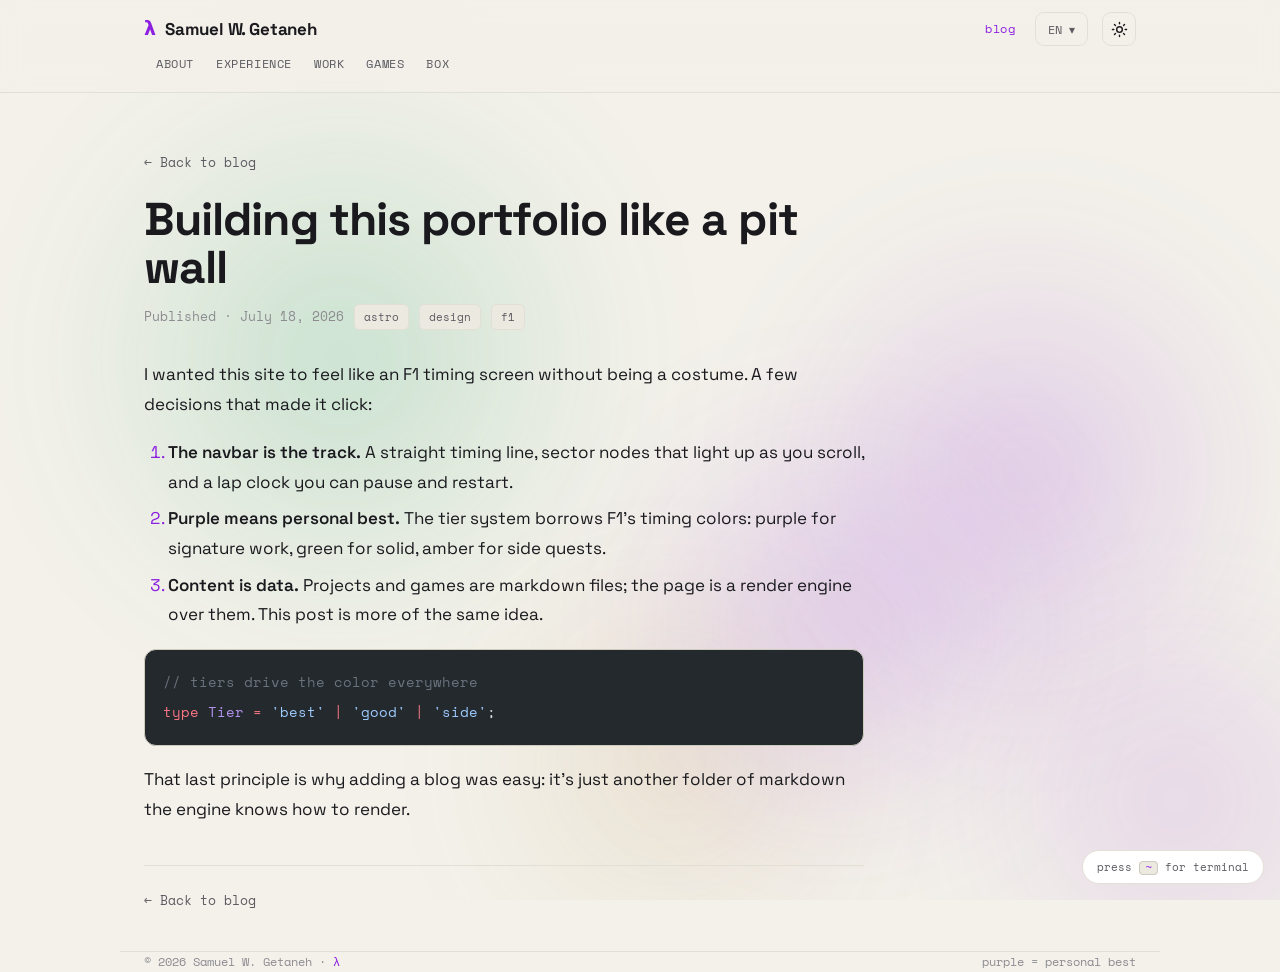
<file: f1-portfolio/blog/building-the-f1-portfolio/index.html>
<!DOCTYPE html><html lang="en"> <head><meta charset="utf-8"><meta name="viewport" content="width=device-width, initial-scale=1"><title>Building this portfolio like a pit wall — Samuel W. Getaneh</title><meta name="description" content="The race-track navbar, the tier colors, and treating the site as a render engine."><link rel="canonical" href="https://kmab5.github.io/f1-portfolio/blog/building-the-f1-portfolio/"><link rel="icon" href="/f1-portfolio/favicon.ico" sizes="32x32"><link rel="icon" type="image/svg+xml" id="faviconSvg" href="/f1-portfolio/favicon.svg"><link rel="apple-touch-icon" href="/f1-portfolio/apple-touch-icon.png"><link rel="manifest" href="/f1-portfolio/site.webmanifest"><meta name="theme-color" content="#0E0E11"><meta property="og:type" content="website"><meta property="og:title" content="Building this portfolio like a pit wall — Samuel W. Getaneh"><meta property="og:description" content="The race-track navbar, the tier colors, and treating the site as a render engine."><meta property="og:image" content="https://kmab5.github.io/f1-portfolio/og.png"><meta property="og:url" content="https://kmab5.github.io/f1-portfolio/blog/building-the-f1-portfolio/"><meta name="twitter:card" content="summary_large_image"><meta name="twitter:title" content="Building this portfolio like a pit wall — Samuel W. Getaneh"><meta name="twitter:description" content="The race-track navbar, the tier colors, and treating the site as a render engine."><meta name="twitter:image" content="https://kmab5.github.io/f1-portfolio/og.png"><link rel="preconnect" href="https://fonts.googleapis.com"><link rel="preconnect" href="https://fonts.gstatic.com" crossorigin><link href="https://fonts.googleapis.com/css2?family=Space+Grotesk:wght@400;500;600;700&family=Space+Mono:wght@400;700&display=swap" rel="stylesheet"><script>
      (function () {
        var t;
        try { t = localStorage.getItem('theme'); } catch (e) {}
        if (!t) t = matchMedia('(prefers-color-scheme:light)').matches ? 'light' : 'dark';
        document.documentElement.setAttribute('data-theme', t);
        var link = document.getElementById('faviconSvg');
        if (link) link.setAttribute('href', link.getAttribute('href').replace(/favicon[^/]*\.svg$/, t === 'light' ? 'favicon-light.svg' : 'favicon.svg'));
        var tc = document.querySelector('meta[name=theme-color]');
        if (tc) tc.setAttribute('content', t === 'light' ? '#F3F1EA' : '#0E0E11');
      })();
    </script><link rel="stylesheet" href="/f1-portfolio/_astro/Base.CNnlPV1o.css"></head> <body> <div id="bg-bubbles" aria-hidden="true"></div> <header class="top page"> <div class="top-row"> <a class="mark" href="/f1-portfolio/" aria-label="Samuel W. Getaneh"> <span class="lam">λ</span> <span class="mark-name">Samuel W. Getaneh</span> </a> <span class="spacer"></span>  <div class="nav-inline">  <a class="nav-link" href="/f1-portfolio/blog/" aria-current="page">blog</a>  <div id="langDropdown" class="lang-dropdown"> <button id="langToggle" class="lang-btn toggle" aria-haspopup="menu" aria-expanded="false" title="Language">EN ▾</button> <ul id="langMenu" class="lang-menu" role="menu" aria-label="Language"> <li role="none"><a role="menuitem" href="/f1-portfolio/" aria-current="true">English</a></li><li role="none"><a role="menuitem" href="/f1-portfolio/am/">አማርኛ</a></li><li role="none"><a role="menuitem" href="/f1-portfolio/tr/">Türkçe</a></li> </ul> </div> <button class="icon-btn theme-btn" data-action="theme" aria-label="Toggle theme" title="Toggle theme"> <svg class="theme-icon" width="17" height="17" viewBox="0 0 24 24" fill="none" stroke="currentColor" stroke-width="2" stroke-linecap="round"></svg> </button> </div>  <div id="navMenu" class="nav-menu-dd"> <button id="navMenuBtn" class="icon-btn menu-btn" aria-haspopup="menu" aria-expanded="false" aria-label="Menu" title="Menu"> <svg width="18" height="18" viewBox="0 0 24 24" fill="none" stroke="currentColor" stroke-width="2" stroke-linecap="round"><path d="M3 6h18M3 12h18M3 18h18"></path></svg> </button> <div class="nav-menu" role="menu" aria-label="Menu"> <p class="menu-group">Sections</p> <a class="menu-row" role="menuitem" href="/f1-portfolio/#about" data-target="about"> <span class="menu-sector">S1</span><span>about</span> </a><a class="menu-row" role="menuitem" href="/f1-portfolio/#experience" data-target="experience"> <span class="menu-sector">S2</span><span>experience</span> </a><a class="menu-row" role="menuitem" href="/f1-portfolio/#work" data-target="work"> <span class="menu-sector">S3</span><span>work</span> </a><a class="menu-row" role="menuitem" href="/f1-portfolio/#games" data-target="games"> <span class="menu-sector">S4</span><span>games</span> </a><a class="menu-row" role="menuitem" href="/f1-portfolio/#contact" data-target="contact"> <span class="menu-sector">fin</span><span>box</span> </a> <a class="menu-row" role="menuitem" href="/f1-portfolio/blog/" aria-current="true"> <span class="menu-sector">·</span><span>blog</span> </a> <div class="menu-div"></div> <p class="menu-group">Language</p> <a class="menu-row" role="menuitem" href="/f1-portfolio/" aria-current="true"> <span class="menu-sector">EN</span><span>English</span> </a><a class="menu-row" role="menuitem" href="/f1-portfolio/am/"> <span class="menu-sector">AM</span><span>አማርኛ</span> </a><a class="menu-row" role="menuitem" href="/f1-portfolio/tr/"> <span class="menu-sector">TR</span><span>Türkçe</span> </a> <div class="menu-div"></div> <button class="menu-row" type="button" data-action="theme"> <span class="menu-sector">◐</span><span>Toggle theme</span> <svg class="theme-icon menu-theme-icon" width="16" height="16" viewBox="0 0 24 24" fill="none" stroke="currentColor" stroke-width="2" stroke-linecap="round"></svg> </button> </div> </div> </div>   <nav class="subnav" aria-label="Sections"> <a class="subnav-link" href="/f1-portfolio/#about" data-target="about">about</a><a class="subnav-link" href="/f1-portfolio/#experience" data-target="experience">experience</a><a class="subnav-link" href="/f1-portfolio/#work" data-target="work">work</a><a class="subnav-link" href="/f1-portfolio/#games" data-target="games">games</a><a class="subnav-link" href="/f1-portfolio/#contact" data-target="contact">box</a> </nav> </header> <script>
  (function () {
    function wire(ddId, btnId) {
      var dd = document.getElementById(ddId), btn = document.getElementById(btnId);
      if (!dd || !btn) return;
      btn.addEventListener('click', function (e) {
        e.stopPropagation();
        var open = dd.classList.toggle('open');
        btn.setAttribute('aria-expanded', open ? 'true' : 'false');
      });
      document.addEventListener('click', function (e) {
        if (!dd.contains(e.target)) { dd.classList.remove('open'); btn.setAttribute('aria-expanded', 'false'); }
      });
      document.addEventListener('keydown', function (e) {
        if (e.key === 'Escape') { dd.classList.remove('open'); btn.setAttribute('aria-expanded', 'false'); }
      });
    }
    wire('langDropdown', 'langToggle');
    wire('navMenu', 'navMenuBtn');
  })();
</script> <main class="wrap">  <article class="post rv"> <a class="post-back" href="/f1-portfolio/blog/">← Back to blog</a> <h1 class="post-title">Building this portfolio like a pit wall</h1> <div class="post-meta post-meta-lg"> <time datetime="2026-07-18T00:00:00.000Z">Published · July 18, 2026</time> <span class="tag">astro</span><span class="tag">design</span><span class="tag">f1</span> </div> <div class="prose"> <p>I wanted this site to feel like an F1 timing screen without being a costume.
A few decisions that made it click:</p>
<ol>
<li><strong>The navbar is the track.</strong> A straight timing line, sector nodes that
light up as you scroll, and a lap clock you can pause and restart.</li>
<li><strong>Purple means personal best.</strong> The tier system borrows F1’s timing colors:
purple for signature work, green for solid, amber for side quests.</li>
<li><strong>Content is data.</strong> Projects and games are markdown files; the page is a
render engine over them. This post is more of the same idea.</li>
</ol>
<pre class="astro-code github-dark" style="background-color:#24292e;color:#e1e4e8; overflow-x: auto;" tabindex="0" data-language="ts"><code><span class="line"><span style="color:#6A737D">// tiers drive the color everywhere</span></span>
<span class="line"><span style="color:#F97583">type</span><span style="color:#B392F0"> Tier</span><span style="color:#F97583"> =</span><span style="color:#9ECBFF"> 'best'</span><span style="color:#F97583"> |</span><span style="color:#9ECBFF"> 'good'</span><span style="color:#F97583"> |</span><span style="color:#9ECBFF"> 'side'</span><span style="color:#E1E4E8">;</span></span></code></pre>
<p>That last principle is why adding a blog was easy: it’s just another folder of
markdown the engine knows how to render.</p>
 </div> <a class="post-back" href="/f1-portfolio/blog/">← Back to blog</a> </article>  </main> <footer class="wrap"> <span>© 2026 Samuel W. Getaneh · <span class="lam" id="footLam" style="cursor:pointer" title="click me">λ</span></span> <span>purple = personal best</span> </footer> <div class="modal" id="modal" role="dialog" aria-modal="true" aria-labelledby="m-title"> <div class="mcard" id="mcard"> <div class="mtop"><h3 id="m-title"></h3><button class="mclose" id="mClose" aria-label="Close">✕</button></div> <div class="mmeta" id="m-meta"></div> <p class="long" id="m-long"></p> <div class="stack" id="m-stack"></div> <div class="mactions" id="m-actions"></div> </div> </div> <button class="term-hint" id="termHint" aria-label="Open terminal">press <kbd>~</kbd> for terminal</button> <div class="term-overlay" id="termOverlay" role="dialog" aria-label="Terminal" aria-modal="true"> <div class="term"> <div class="term-bar"> <span class="dot" style="background:#ff5f56"></span><span class="dot" style="background:#ffbd2e"></span><span class="dot" style="background:#27c93f"></span> <span style="margin-left:8px">samuel@portfolio — type <b style="color:var(--best)">help</b> · esc to close</span> </div> <div class="term-body" id="termBody"></div> <div class="term-in"><span class="p">$</span><input id="termInput" autocomplete="off" spellcheck="false" aria-label="Terminal input"></div> </div> </div> <script type="application/json" id="site-data">{"locale":"en","facts":["I once solved a competition geometry problem three different ways just to be sure.","Amharic is my first language; I also get by in Turkish and Arabic.","I run a 6,000-member online math community.","Gebeta is one of the oldest known board games — I rebuilt it for the browser.","I read far more LitRPG than is strictly reasonable.","The λ is here because a clean abstraction is the most satisfying thing in code."],"commands":{"coffee":"brewing… this whole portfolio runs on it.","ethiopia":"ሰላም — proudly from Addis Ababa.","motto":"make hard things usable."},"email":"samuelworash@gmail.com","ui":{"play":"play now","visit":"visit live","source":"view source"},"work":[{"name":"Ask Gemini","live":"https://kmab5.github.io/ask-gemini","repo":"https://github.com/kmab5/ask-gemini"},{"name":"Beyond Marketing","live":"https://kmab5.github.io/beyond/","repo":""},{"name":"Blogger","live":"","repo":"https://github.com/kmab5/blogger.ang"},{"name":"Booknotes","live":"","repo":"https://github.com/kmab5/booknotes.ang"},{"name":"Clarity","live":"https://clarity-psi-three.vercel.app/","repo":""},{"name":"ChoiceScript Scene Extractor","live":"https://kmab5.github.io/choicescript-scene-extractor/","repo":""},{"name":"Ethio Meat Market","live":"https://kmab5.github.io/ethio-meat-market","repo":"https://github.com/kmab5/ethio-meat-market"},{"name":"Exceed Printing","live":"https://exceed-chi.vercel.app/","repo":""},{"name":"Field Guides","live":"https://kmab5.github.io/field-guides","repo":"https://github.com/kmab5/field-guides"},{"name":"Framer Studio","live":"https://framer-studio.vercel.app","repo":"https://github.com/kmab5/framer-studio"},{"name":"IdeaBoard","live":"https://ideaboard-cs.vercel.app","repo":"https://github.com/kmab5/ideaboard"},{"name":"medi.exe","live":"https://medi-exe.vercel.app/","repo":""},{"name":"Merlin","live":"","repo":"https://github.com/kmab5/merlin"},{"name":"Personayzer","live":"https://peronayzer.onrender.com/","repo":""},{"name":"Serk","live":"https://serk.com.et","repo":""},{"name":"Strixa","live":"https://strixa.org","repo":""},{"name":"Teregna","live":"https://teregna-web.vercel.app","repo":"https://github.com/kmab5/teregna-web"}],"games":[{"name":"Circadian Rhythm","live":"https://kmab5.github.io/circadia-cs/","repo":""},{"name":"Gebeta","live":"https://gebeta-kmab.vercel.app/","repo":""},{"name":"NVP","live":"https://nvp-kmab.vercel.app/","repo":"https://github.com/kmab5/nvp"}]}</script><script type="module" src="/f1-portfolio/_astro/Base.astro_astro_type_script_index_0_lang.CitBwf-q.js"></script></body> </html>
</file>
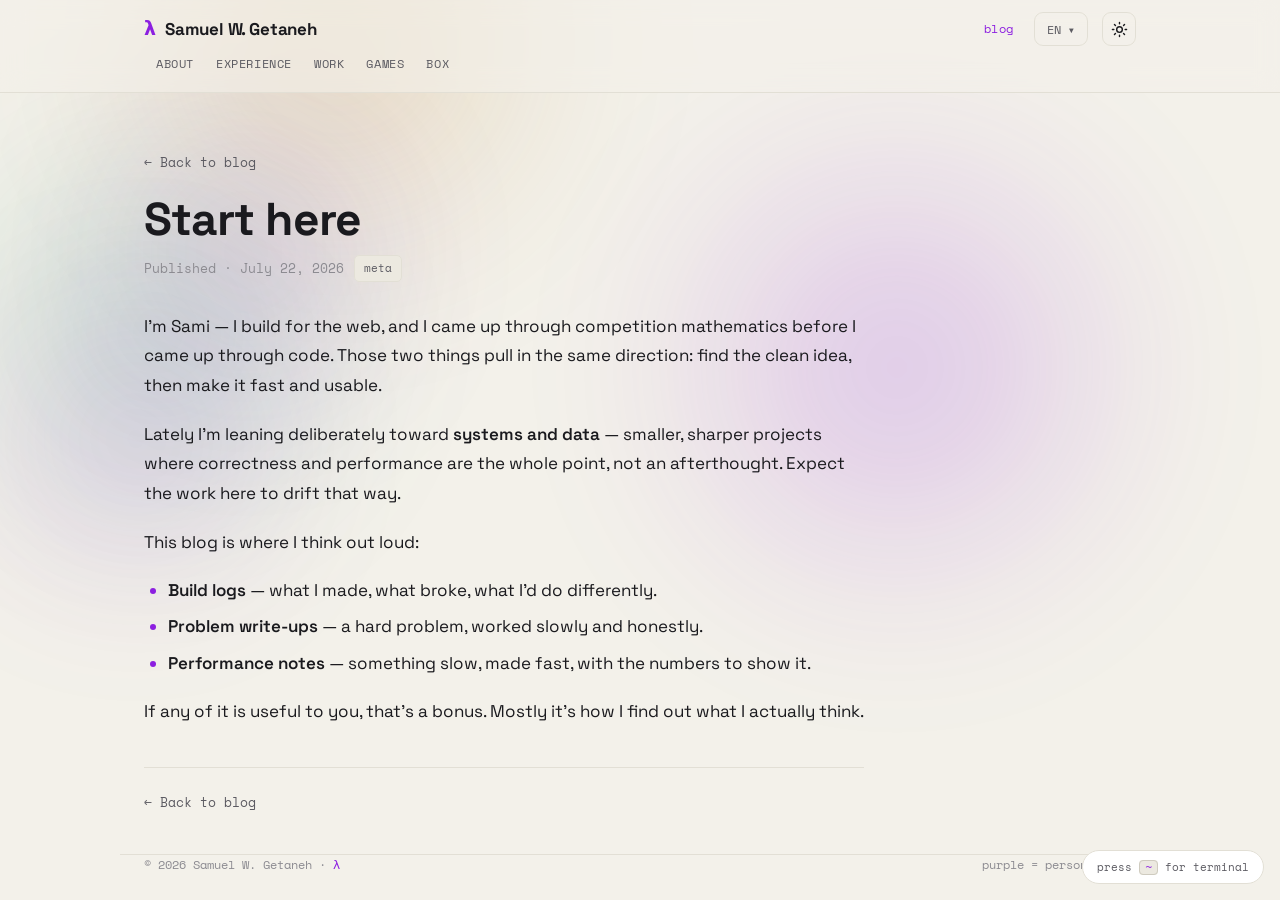
<file: f1-portfolio/blog/hello-world/index.html>
<!DOCTYPE html><html lang="en"> <head><meta charset="utf-8"><meta name="viewport" content="width=device-width, initial-scale=1"><title>Start here — Samuel W. Getaneh</title><meta name="description" content="What I'm building, and what this blog is for."><link rel="canonical" href="https://kmab5.github.io/f1-portfolio/blog/hello-world/"><link rel="icon" href="/f1-portfolio/favicon.ico" sizes="32x32"><link rel="icon" type="image/svg+xml" id="faviconSvg" href="/f1-portfolio/favicon.svg"><link rel="apple-touch-icon" href="/f1-portfolio/apple-touch-icon.png"><link rel="manifest" href="/f1-portfolio/site.webmanifest"><meta name="theme-color" content="#0E0E11"><meta property="og:type" content="website"><meta property="og:title" content="Start here — Samuel W. Getaneh"><meta property="og:description" content="What I'm building, and what this blog is for."><meta property="og:image" content="https://kmab5.github.io/f1-portfolio/og.png"><meta property="og:url" content="https://kmab5.github.io/f1-portfolio/blog/hello-world/"><meta name="twitter:card" content="summary_large_image"><meta name="twitter:title" content="Start here — Samuel W. Getaneh"><meta name="twitter:description" content="What I'm building, and what this blog is for."><meta name="twitter:image" content="https://kmab5.github.io/f1-portfolio/og.png"><link rel="preconnect" href="https://fonts.googleapis.com"><link rel="preconnect" href="https://fonts.gstatic.com" crossorigin><link href="https://fonts.googleapis.com/css2?family=Space+Grotesk:wght@400;500;600;700&family=Space+Mono:wght@400;700&display=swap" rel="stylesheet"><script>
      (function () {
        var t;
        try { t = localStorage.getItem('theme'); } catch (e) {}
        if (!t) t = matchMedia('(prefers-color-scheme:light)').matches ? 'light' : 'dark';
        document.documentElement.setAttribute('data-theme', t);
        var link = document.getElementById('faviconSvg');
        if (link) link.setAttribute('href', link.getAttribute('href').replace(/favicon[^/]*\.svg$/, t === 'light' ? 'favicon-light.svg' : 'favicon.svg'));
        var tc = document.querySelector('meta[name=theme-color]');
        if (tc) tc.setAttribute('content', t === 'light' ? '#F3F1EA' : '#0E0E11');
      })();
    </script><link rel="stylesheet" href="/f1-portfolio/_astro/Base.CNnlPV1o.css"></head> <body> <div id="bg-bubbles" aria-hidden="true"></div> <header class="top page"> <div class="top-row"> <a class="mark" href="/f1-portfolio/" aria-label="Samuel W. Getaneh"> <span class="lam">λ</span> <span class="mark-name">Samuel W. Getaneh</span> </a> <span class="spacer"></span>  <div class="nav-inline">  <a class="nav-link" href="/f1-portfolio/blog/" aria-current="page">blog</a>  <div id="langDropdown" class="lang-dropdown"> <button id="langToggle" class="lang-btn toggle" aria-haspopup="menu" aria-expanded="false" title="Language">EN ▾</button> <ul id="langMenu" class="lang-menu" role="menu" aria-label="Language"> <li role="none"><a role="menuitem" href="/f1-portfolio/" aria-current="true">English</a></li><li role="none"><a role="menuitem" href="/f1-portfolio/am/">አማርኛ</a></li><li role="none"><a role="menuitem" href="/f1-portfolio/tr/">Türkçe</a></li> </ul> </div> <button class="icon-btn theme-btn" data-action="theme" aria-label="Toggle theme" title="Toggle theme"> <svg class="theme-icon" width="17" height="17" viewBox="0 0 24 24" fill="none" stroke="currentColor" stroke-width="2" stroke-linecap="round"></svg> </button> </div>  <div id="navMenu" class="nav-menu-dd"> <button id="navMenuBtn" class="icon-btn menu-btn" aria-haspopup="menu" aria-expanded="false" aria-label="Menu" title="Menu"> <svg width="18" height="18" viewBox="0 0 24 24" fill="none" stroke="currentColor" stroke-width="2" stroke-linecap="round"><path d="M3 6h18M3 12h18M3 18h18"></path></svg> </button> <div class="nav-menu" role="menu" aria-label="Menu"> <p class="menu-group">Sections</p> <a class="menu-row" role="menuitem" href="/f1-portfolio/#about" data-target="about"> <span class="menu-sector">S1</span><span>about</span> </a><a class="menu-row" role="menuitem" href="/f1-portfolio/#experience" data-target="experience"> <span class="menu-sector">S2</span><span>experience</span> </a><a class="menu-row" role="menuitem" href="/f1-portfolio/#work" data-target="work"> <span class="menu-sector">S3</span><span>work</span> </a><a class="menu-row" role="menuitem" href="/f1-portfolio/#games" data-target="games"> <span class="menu-sector">S4</span><span>games</span> </a><a class="menu-row" role="menuitem" href="/f1-portfolio/#contact" data-target="contact"> <span class="menu-sector">fin</span><span>box</span> </a> <a class="menu-row" role="menuitem" href="/f1-portfolio/blog/" aria-current="true"> <span class="menu-sector">·</span><span>blog</span> </a> <div class="menu-div"></div> <p class="menu-group">Language</p> <a class="menu-row" role="menuitem" href="/f1-portfolio/" aria-current="true"> <span class="menu-sector">EN</span><span>English</span> </a><a class="menu-row" role="menuitem" href="/f1-portfolio/am/"> <span class="menu-sector">AM</span><span>አማርኛ</span> </a><a class="menu-row" role="menuitem" href="/f1-portfolio/tr/"> <span class="menu-sector">TR</span><span>Türkçe</span> </a> <div class="menu-div"></div> <button class="menu-row" type="button" data-action="theme"> <span class="menu-sector">◐</span><span>Toggle theme</span> <svg class="theme-icon menu-theme-icon" width="16" height="16" viewBox="0 0 24 24" fill="none" stroke="currentColor" stroke-width="2" stroke-linecap="round"></svg> </button> </div> </div> </div>   <nav class="subnav" aria-label="Sections"> <a class="subnav-link" href="/f1-portfolio/#about" data-target="about">about</a><a class="subnav-link" href="/f1-portfolio/#experience" data-target="experience">experience</a><a class="subnav-link" href="/f1-portfolio/#work" data-target="work">work</a><a class="subnav-link" href="/f1-portfolio/#games" data-target="games">games</a><a class="subnav-link" href="/f1-portfolio/#contact" data-target="contact">box</a> </nav> </header> <script>
  (function () {
    function wire(ddId, btnId) {
      var dd = document.getElementById(ddId), btn = document.getElementById(btnId);
      if (!dd || !btn) return;
      btn.addEventListener('click', function (e) {
        e.stopPropagation();
        var open = dd.classList.toggle('open');
        btn.setAttribute('aria-expanded', open ? 'true' : 'false');
      });
      document.addEventListener('click', function (e) {
        if (!dd.contains(e.target)) { dd.classList.remove('open'); btn.setAttribute('aria-expanded', 'false'); }
      });
      document.addEventListener('keydown', function (e) {
        if (e.key === 'Escape') { dd.classList.remove('open'); btn.setAttribute('aria-expanded', 'false'); }
      });
    }
    wire('langDropdown', 'langToggle');
    wire('navMenu', 'navMenuBtn');
  })();
</script> <main class="wrap">  <article class="post rv"> <a class="post-back" href="/f1-portfolio/blog/">← Back to blog</a> <h1 class="post-title">Start here</h1> <div class="post-meta post-meta-lg"> <time datetime="2026-07-22T00:00:00.000Z">Published · July 22, 2026</time> <span class="tag">meta</span> </div> <div class="prose"> <p>I’m Sami — I build for the web, and I came up through competition mathematics
before I came up through code. Those two things pull in the same direction:
find the clean idea, then make it fast and usable.</p>
<p>Lately I’m leaning deliberately toward <strong>systems and data</strong> — smaller, sharper
projects where correctness and performance are the whole point, not an
afterthought. Expect the work here to drift that way.</p>
<p>This blog is where I think out loud:</p>
<ul>
<li><strong>Build logs</strong> — what I made, what broke, what I’d do differently.</li>
<li><strong>Problem write-ups</strong> — a hard problem, worked slowly and honestly.</li>
<li><strong>Performance notes</strong> — something slow, made fast, with the numbers to show it.</li>
</ul>
<p>If any of it is useful to you, that’s a bonus. Mostly it’s how I find out what
I actually think.</p>
 </div> <a class="post-back" href="/f1-portfolio/blog/">← Back to blog</a> </article>  </main> <footer class="wrap"> <span>© 2026 Samuel W. Getaneh · <span class="lam" id="footLam" style="cursor:pointer" title="click me">λ</span></span> <span>purple = personal best</span> </footer> <div class="modal" id="modal" role="dialog" aria-modal="true" aria-labelledby="m-title"> <div class="mcard" id="mcard"> <div class="mtop"><h3 id="m-title"></h3><button class="mclose" id="mClose" aria-label="Close">✕</button></div> <div class="mmeta" id="m-meta"></div> <p class="long" id="m-long"></p> <div class="stack" id="m-stack"></div> <div class="mactions" id="m-actions"></div> </div> </div> <button class="term-hint" id="termHint" aria-label="Open terminal">press <kbd>~</kbd> for terminal</button> <div class="term-overlay" id="termOverlay" role="dialog" aria-label="Terminal" aria-modal="true"> <div class="term"> <div class="term-bar"> <span class="dot" style="background:#ff5f56"></span><span class="dot" style="background:#ffbd2e"></span><span class="dot" style="background:#27c93f"></span> <span style="margin-left:8px">samuel@portfolio — type <b style="color:var(--best)">help</b> · esc to close</span> </div> <div class="term-body" id="termBody"></div> <div class="term-in"><span class="p">$</span><input id="termInput" autocomplete="off" spellcheck="false" aria-label="Terminal input"></div> </div> </div> <script type="application/json" id="site-data">{"locale":"en","facts":["I once solved a competition geometry problem three different ways just to be sure.","Amharic is my first language; I also get by in Turkish and Arabic.","I run a 6,000-member online math community.","Gebeta is one of the oldest known board games — I rebuilt it for the browser.","I read far more LitRPG than is strictly reasonable.","The λ is here because a clean abstraction is the most satisfying thing in code."],"commands":{"coffee":"brewing… this whole portfolio runs on it.","ethiopia":"ሰላም — proudly from Addis Ababa.","motto":"make hard things usable."},"email":"samuelworash@gmail.com","ui":{"play":"play now","visit":"visit live","source":"view source"},"work":[{"name":"Ask Gemini","live":"https://kmab5.github.io/ask-gemini","repo":"https://github.com/kmab5/ask-gemini"},{"name":"Beyond Marketing","live":"https://kmab5.github.io/beyond/","repo":""},{"name":"Blogger","live":"","repo":"https://github.com/kmab5/blogger.ang"},{"name":"Booknotes","live":"","repo":"https://github.com/kmab5/booknotes.ang"},{"name":"Clarity","live":"https://clarity-psi-three.vercel.app/","repo":""},{"name":"ChoiceScript Scene Extractor","live":"https://kmab5.github.io/choicescript-scene-extractor/","repo":""},{"name":"Ethio Meat Market","live":"https://kmab5.github.io/ethio-meat-market","repo":"https://github.com/kmab5/ethio-meat-market"},{"name":"Exceed Printing","live":"https://exceed-chi.vercel.app/","repo":""},{"name":"Field Guides","live":"https://kmab5.github.io/field-guides","repo":"https://github.com/kmab5/field-guides"},{"name":"Framer Studio","live":"https://framer-studio.vercel.app","repo":"https://github.com/kmab5/framer-studio"},{"name":"IdeaBoard","live":"https://ideaboard-cs.vercel.app","repo":"https://github.com/kmab5/ideaboard"},{"name":"medi.exe","live":"https://medi-exe.vercel.app/","repo":""},{"name":"Merlin","live":"","repo":"https://github.com/kmab5/merlin"},{"name":"Personayzer","live":"https://peronayzer.onrender.com/","repo":""},{"name":"Serk","live":"https://serk.com.et","repo":""},{"name":"Strixa","live":"https://strixa.org","repo":""},{"name":"Teregna","live":"https://teregna-web.vercel.app","repo":"https://github.com/kmab5/teregna-web"}],"games":[{"name":"Circadian Rhythm","live":"https://kmab5.github.io/circadia-cs/","repo":""},{"name":"Gebeta","live":"https://gebeta-kmab.vercel.app/","repo":""},{"name":"NVP","live":"https://nvp-kmab.vercel.app/","repo":"https://github.com/kmab5/nvp"}]}</script><script type="module" src="/f1-portfolio/_astro/Base.astro_astro_type_script_index_0_lang.CitBwf-q.js"></script></body> </html>
</file>
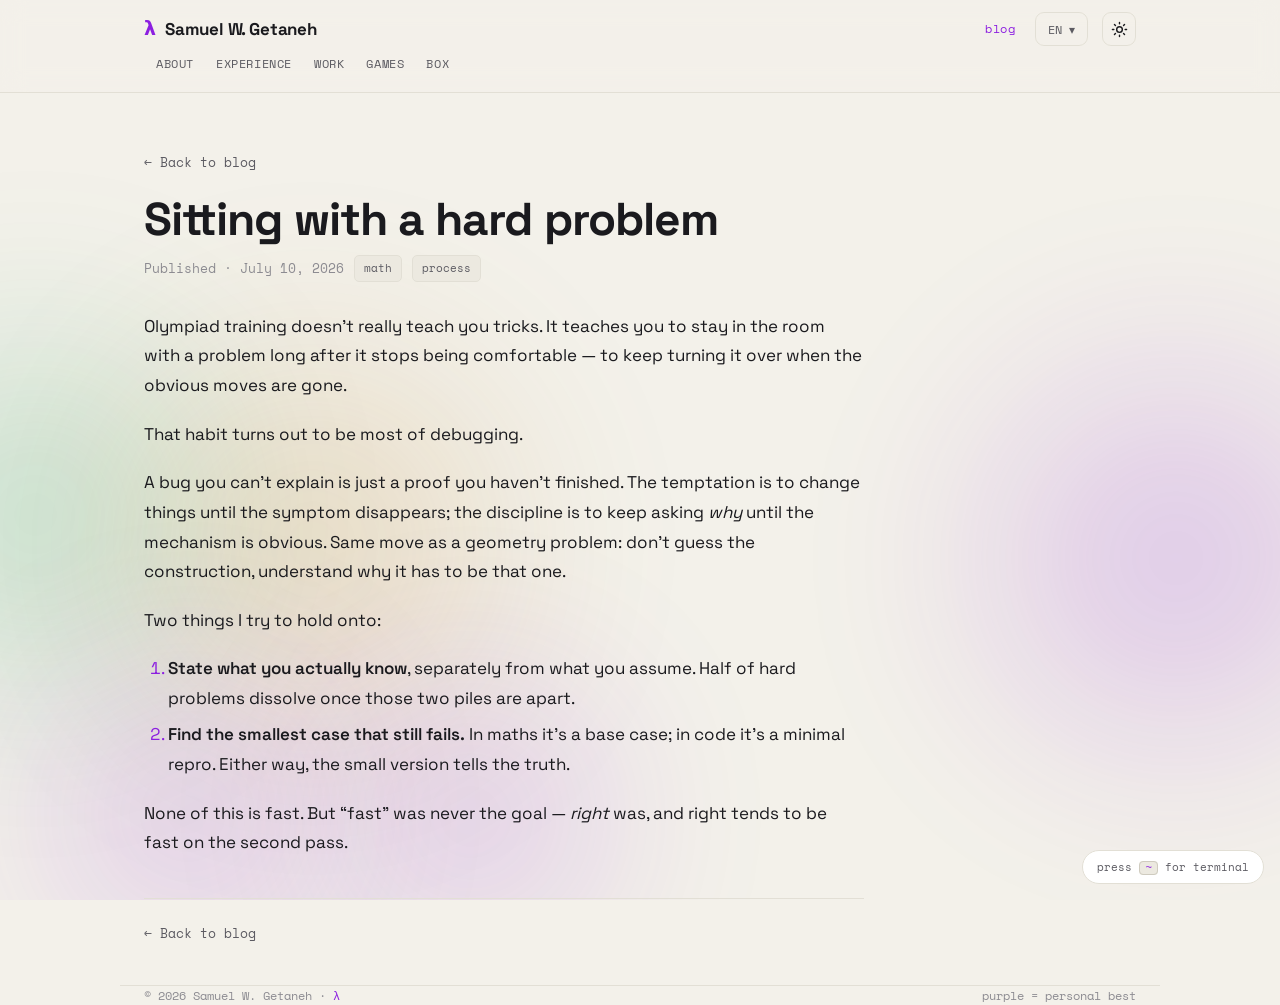
<file: f1-portfolio/blog/sitting-with-a-hard-problem/index.html>
<!DOCTYPE html><html lang="en"> <head><meta charset="utf-8"><meta name="viewport" content="width=device-width, initial-scale=1"><title>Sitting with a hard problem — Samuel W. Getaneh</title><meta name="description" content="What competition math taught me about debugging."><link rel="canonical" href="https://kmab5.github.io/f1-portfolio/blog/sitting-with-a-hard-problem/"><link rel="icon" href="/f1-portfolio/favicon.ico" sizes="32x32"><link rel="icon" type="image/svg+xml" id="faviconSvg" href="/f1-portfolio/favicon.svg"><link rel="apple-touch-icon" href="/f1-portfolio/apple-touch-icon.png"><link rel="manifest" href="/f1-portfolio/site.webmanifest"><meta name="theme-color" content="#0E0E11"><meta property="og:type" content="website"><meta property="og:title" content="Sitting with a hard problem — Samuel W. Getaneh"><meta property="og:description" content="What competition math taught me about debugging."><meta property="og:image" content="https://kmab5.github.io/f1-portfolio/og.png"><meta property="og:url" content="https://kmab5.github.io/f1-portfolio/blog/sitting-with-a-hard-problem/"><meta name="twitter:card" content="summary_large_image"><meta name="twitter:title" content="Sitting with a hard problem — Samuel W. Getaneh"><meta name="twitter:description" content="What competition math taught me about debugging."><meta name="twitter:image" content="https://kmab5.github.io/f1-portfolio/og.png"><link rel="preconnect" href="https://fonts.googleapis.com"><link rel="preconnect" href="https://fonts.gstatic.com" crossorigin><link href="https://fonts.googleapis.com/css2?family=Space+Grotesk:wght@400;500;600;700&family=Space+Mono:wght@400;700&display=swap" rel="stylesheet"><script>
      (function () {
        var t;
        try { t = localStorage.getItem('theme'); } catch (e) {}
        if (!t) t = matchMedia('(prefers-color-scheme:light)').matches ? 'light' : 'dark';
        document.documentElement.setAttribute('data-theme', t);
        var link = document.getElementById('faviconSvg');
        if (link) link.setAttribute('href', link.getAttribute('href').replace(/favicon[^/]*\.svg$/, t === 'light' ? 'favicon-light.svg' : 'favicon.svg'));
        var tc = document.querySelector('meta[name=theme-color]');
        if (tc) tc.setAttribute('content', t === 'light' ? '#F3F1EA' : '#0E0E11');
      })();
    </script><link rel="stylesheet" href="/f1-portfolio/_astro/Base.CNnlPV1o.css"></head> <body> <div id="bg-bubbles" aria-hidden="true"></div> <header class="top page"> <div class="top-row"> <a class="mark" href="/f1-portfolio/" aria-label="Samuel W. Getaneh"> <span class="lam">λ</span> <span class="mark-name">Samuel W. Getaneh</span> </a> <span class="spacer"></span>  <div class="nav-inline">  <a class="nav-link" href="/f1-portfolio/blog/" aria-current="page">blog</a>  <div id="langDropdown" class="lang-dropdown"> <button id="langToggle" class="lang-btn toggle" aria-haspopup="menu" aria-expanded="false" title="Language">EN ▾</button> <ul id="langMenu" class="lang-menu" role="menu" aria-label="Language"> <li role="none"><a role="menuitem" href="/f1-portfolio/" aria-current="true">English</a></li><li role="none"><a role="menuitem" href="/f1-portfolio/am/">አማርኛ</a></li><li role="none"><a role="menuitem" href="/f1-portfolio/tr/">Türkçe</a></li> </ul> </div> <button class="icon-btn theme-btn" data-action="theme" aria-label="Toggle theme" title="Toggle theme"> <svg class="theme-icon" width="17" height="17" viewBox="0 0 24 24" fill="none" stroke="currentColor" stroke-width="2" stroke-linecap="round"></svg> </button> </div>  <div id="navMenu" class="nav-menu-dd"> <button id="navMenuBtn" class="icon-btn menu-btn" aria-haspopup="menu" aria-expanded="false" aria-label="Menu" title="Menu"> <svg width="18" height="18" viewBox="0 0 24 24" fill="none" stroke="currentColor" stroke-width="2" stroke-linecap="round"><path d="M3 6h18M3 12h18M3 18h18"></path></svg> </button> <div class="nav-menu" role="menu" aria-label="Menu"> <p class="menu-group">Sections</p> <a class="menu-row" role="menuitem" href="/f1-portfolio/#about" data-target="about"> <span class="menu-sector">S1</span><span>about</span> </a><a class="menu-row" role="menuitem" href="/f1-portfolio/#experience" data-target="experience"> <span class="menu-sector">S2</span><span>experience</span> </a><a class="menu-row" role="menuitem" href="/f1-portfolio/#work" data-target="work"> <span class="menu-sector">S3</span><span>work</span> </a><a class="menu-row" role="menuitem" href="/f1-portfolio/#games" data-target="games"> <span class="menu-sector">S4</span><span>games</span> </a><a class="menu-row" role="menuitem" href="/f1-portfolio/#contact" data-target="contact"> <span class="menu-sector">fin</span><span>box</span> </a> <a class="menu-row" role="menuitem" href="/f1-portfolio/blog/" aria-current="true"> <span class="menu-sector">·</span><span>blog</span> </a> <div class="menu-div"></div> <p class="menu-group">Language</p> <a class="menu-row" role="menuitem" href="/f1-portfolio/" aria-current="true"> <span class="menu-sector">EN</span><span>English</span> </a><a class="menu-row" role="menuitem" href="/f1-portfolio/am/"> <span class="menu-sector">AM</span><span>አማርኛ</span> </a><a class="menu-row" role="menuitem" href="/f1-portfolio/tr/"> <span class="menu-sector">TR</span><span>Türkçe</span> </a> <div class="menu-div"></div> <button class="menu-row" type="button" data-action="theme"> <span class="menu-sector">◐</span><span>Toggle theme</span> <svg class="theme-icon menu-theme-icon" width="16" height="16" viewBox="0 0 24 24" fill="none" stroke="currentColor" stroke-width="2" stroke-linecap="round"></svg> </button> </div> </div> </div>   <nav class="subnav" aria-label="Sections"> <a class="subnav-link" href="/f1-portfolio/#about" data-target="about">about</a><a class="subnav-link" href="/f1-portfolio/#experience" data-target="experience">experience</a><a class="subnav-link" href="/f1-portfolio/#work" data-target="work">work</a><a class="subnav-link" href="/f1-portfolio/#games" data-target="games">games</a><a class="subnav-link" href="/f1-portfolio/#contact" data-target="contact">box</a> </nav> </header> <script>
  (function () {
    function wire(ddId, btnId) {
      var dd = document.getElementById(ddId), btn = document.getElementById(btnId);
      if (!dd || !btn) return;
      btn.addEventListener('click', function (e) {
        e.stopPropagation();
        var open = dd.classList.toggle('open');
        btn.setAttribute('aria-expanded', open ? 'true' : 'false');
      });
      document.addEventListener('click', function (e) {
        if (!dd.contains(e.target)) { dd.classList.remove('open'); btn.setAttribute('aria-expanded', 'false'); }
      });
      document.addEventListener('keydown', function (e) {
        if (e.key === 'Escape') { dd.classList.remove('open'); btn.setAttribute('aria-expanded', 'false'); }
      });
    }
    wire('langDropdown', 'langToggle');
    wire('navMenu', 'navMenuBtn');
  })();
</script> <main class="wrap">  <article class="post rv"> <a class="post-back" href="/f1-portfolio/blog/">← Back to blog</a> <h1 class="post-title">Sitting with a hard problem</h1> <div class="post-meta post-meta-lg"> <time datetime="2026-07-10T00:00:00.000Z">Published · July 10, 2026</time> <span class="tag">math</span><span class="tag">process</span> </div> <div class="prose"> <p>Olympiad training doesn’t really teach you tricks. It teaches you to stay in
the room with a problem long after it stops being comfortable — to keep
turning it over when the obvious moves are gone.</p>
<p>That habit turns out to be most of debugging.</p>
<p>A bug you can’t explain is just a proof you haven’t finished. The temptation is
to change things until the symptom disappears; the discipline is to keep asking
<em>why</em> until the mechanism is obvious. Same move as a geometry problem: don’t
guess the construction, understand why it has to be that one.</p>
<p>Two things I try to hold onto:</p>
<ol>
<li><strong>State what you actually know</strong>, separately from what you assume. Half of
hard problems dissolve once those two piles are apart.</li>
<li><strong>Find the smallest case that still fails.</strong> In maths it’s a base case; in
code it’s a minimal repro. Either way, the small version tells the truth.</li>
</ol>
<p>None of this is fast. But “fast” was never the goal — <em>right</em> was, and right
tends to be fast on the second pass.</p>
 </div> <a class="post-back" href="/f1-portfolio/blog/">← Back to blog</a> </article>  </main> <footer class="wrap"> <span>© 2026 Samuel W. Getaneh · <span class="lam" id="footLam" style="cursor:pointer" title="click me">λ</span></span> <span>purple = personal best</span> </footer> <div class="modal" id="modal" role="dialog" aria-modal="true" aria-labelledby="m-title"> <div class="mcard" id="mcard"> <div class="mtop"><h3 id="m-title"></h3><button class="mclose" id="mClose" aria-label="Close">✕</button></div> <div class="mmeta" id="m-meta"></div> <p class="long" id="m-long"></p> <div class="stack" id="m-stack"></div> <div class="mactions" id="m-actions"></div> </div> </div> <button class="term-hint" id="termHint" aria-label="Open terminal">press <kbd>~</kbd> for terminal</button> <div class="term-overlay" id="termOverlay" role="dialog" aria-label="Terminal" aria-modal="true"> <div class="term"> <div class="term-bar"> <span class="dot" style="background:#ff5f56"></span><span class="dot" style="background:#ffbd2e"></span><span class="dot" style="background:#27c93f"></span> <span style="margin-left:8px">samuel@portfolio — type <b style="color:var(--best)">help</b> · esc to close</span> </div> <div class="term-body" id="termBody"></div> <div class="term-in"><span class="p">$</span><input id="termInput" autocomplete="off" spellcheck="false" aria-label="Terminal input"></div> </div> </div> <script type="application/json" id="site-data">{"locale":"en","facts":["I once solved a competition geometry problem three different ways just to be sure.","Amharic is my first language; I also get by in Turkish and Arabic.","I run a 6,000-member online math community.","Gebeta is one of the oldest known board games — I rebuilt it for the browser.","I read far more LitRPG than is strictly reasonable.","The λ is here because a clean abstraction is the most satisfying thing in code."],"commands":{"coffee":"brewing… this whole portfolio runs on it.","ethiopia":"ሰላም — proudly from Addis Ababa.","motto":"make hard things usable."},"email":"samuelworash@gmail.com","ui":{"play":"play now","visit":"visit live","source":"view source"},"work":[{"name":"Ask Gemini","live":"https://kmab5.github.io/ask-gemini","repo":"https://github.com/kmab5/ask-gemini"},{"name":"Beyond Marketing","live":"https://kmab5.github.io/beyond/","repo":""},{"name":"Blogger","live":"","repo":"https://github.com/kmab5/blogger.ang"},{"name":"Booknotes","live":"","repo":"https://github.com/kmab5/booknotes.ang"},{"name":"Clarity","live":"https://clarity-psi-three.vercel.app/","repo":""},{"name":"ChoiceScript Scene Extractor","live":"https://kmab5.github.io/choicescript-scene-extractor/","repo":""},{"name":"Ethio Meat Market","live":"https://kmab5.github.io/ethio-meat-market","repo":"https://github.com/kmab5/ethio-meat-market"},{"name":"Exceed Printing","live":"https://exceed-chi.vercel.app/","repo":""},{"name":"Field Guides","live":"https://kmab5.github.io/field-guides","repo":"https://github.com/kmab5/field-guides"},{"name":"Framer Studio","live":"https://framer-studio.vercel.app","repo":"https://github.com/kmab5/framer-studio"},{"name":"IdeaBoard","live":"https://ideaboard-cs.vercel.app","repo":"https://github.com/kmab5/ideaboard"},{"name":"medi.exe","live":"https://medi-exe.vercel.app/","repo":""},{"name":"Merlin","live":"","repo":"https://github.com/kmab5/merlin"},{"name":"Personayzer","live":"https://peronayzer.onrender.com/","repo":""},{"name":"Serk","live":"https://serk.com.et","repo":""},{"name":"Strixa","live":"https://strixa.org","repo":""},{"name":"Teregna","live":"https://teregna-web.vercel.app","repo":"https://github.com/kmab5/teregna-web"}],"games":[{"name":"Circadian Rhythm","live":"https://kmab5.github.io/circadia-cs/","repo":""},{"name":"Gebeta","live":"https://gebeta-kmab.vercel.app/","repo":""},{"name":"NVP","live":"https://nvp-kmab.vercel.app/","repo":"https://github.com/kmab5/nvp"}]}</script><script type="module" src="/f1-portfolio/_astro/Base.astro_astro_type_script_index_0_lang.CitBwf-q.js"></script></body> </html>
</file>
<file: _astro/Base.CNnlPV1o.css>
:root,html[data-theme=dark]{--bg:#0e0e11;--surface:#17171b;--surface-2:#1e1e24;--line:#2a2a31;--line-2:#3a3a44;--text:#edebe4;--muted:#9a9aa6;--dim:#66666f;--best:#b24bff;--best-bg:#b24bff21;--best-dim:#7e3ab0;--good:#3de08a;--good-bg:#3de08a1f;--good-dim:#2a9e63;--side:#f5c451;--side-bg:#f5c4511f;--side-dim:#a98526;--glass:#0e0e118c}html[data-theme=light]{--bg:#f3f1ea;--surface:#fff;--surface-2:#ece9e0;--line:#e2dfd5;--line-2:#cfcbbf;--text:#1a1a1e;--muted:#5c5b62;--dim:#8c8b91;--best:#8c1fe0;--best-bg:#8c1fe01a;--best-dim:#b36bf0;--good:#12a05e;--good-bg:#12a05e1a;--good-dim:#3dc182;--side:#b9822a;--side-bg:#b9822a1f;--side-dim:#d9a94e;--glass:#f3f1ea99}*{box-sizing:border-box;margin:0;padding:0}html{background:var(--bg);scroll-behavior:smooth;transition:background .4s}@media (prefers-reduced-motion:reduce){html{scroll-behavior:auto}}body{color:var(--text);-webkit-font-smoothing:antialiased;background:0 0;font-family:Space Grotesk,system-ui,sans-serif;font-size:16px;line-height:1.65;transition:color .4s;overflow-x:hidden}a{color:inherit;text-decoration:none}button{font-family:inherit}::selection{background:var(--best);color:#fff}:focus-visible{outline:2px solid var(--best);outline-offset:3px;border-radius:2px}.wrap{z-index:1;max-width:1040px;margin:0 auto;padding:0 24px;position:relative}.mono{font-family:Space Mono,ui-monospace,monospace}.eyebrow{letter-spacing:.14em;text-transform:uppercase;color:var(--muted);font-family:Space Mono,monospace;font-size:12px}#bg-bubbles{z-index:0;pointer-events:none;position:fixed;inset:0;overflow:hidden}.bubble{filter:blur(80px);opacity:.34;will-change:transform;border-radius:50%;transition:opacity .5s;position:absolute}html[data-theme=light] .bubble{opacity:.26;filter:blur(90px)}@media (prefers-reduced-motion:reduce){.bubble{opacity:.22}}header.top{z-index:40;background:var(--glass);backdrop-filter:blur(12px);border-bottom:1px solid var(--line);position:sticky;top:0}.top-row{align-items:center;gap:14px;max-width:1040px;margin:0 auto;padding:12px 24px 0;display:flex}.mark{letter-spacing:-.01em;white-space:nowrap;color:var(--text);cursor:pointer;background:0 0;border:0;align-items:baseline;gap:9px;padding:0;font-size:17px;font-weight:700;display:flex}.mark .lam{color:var(--best);font-size:19px}.mark:hover .lam{transform:rotate(-8deg)}.spacer{flex:1}.clock-group{align-items:center;gap:6px;display:flex}.clock{color:var(--muted);border:1px solid var(--line);cursor:pointer;background:0 0;border-radius:999px;align-items:center;gap:7px;padding:6px 11px;font-family:Space Mono,monospace;font-size:12px;transition:border-color .25s;display:flex}.clock:hover{border-color:var(--best-dim)}.clock.done{color:var(--best);border-color:var(--best-dim)}.icon-btn.sm{width:30px;height:30px}.clock .rd{background:var(--best);border-radius:50%;width:7px;height:7px;animation:1.4s infinite pulse}.clock.paused .rd{opacity:.3;animation:none}.clock.done .rd{background:var(--best);animation:none}@keyframes pulse{0%,to{opacity:1}50%{opacity:.25}}@media (prefers-reduced-motion:reduce){.clock .rd{animation:none}}.icon-btn{border:1px solid var(--line);width:34px;height:34px;color:var(--text);cursor:pointer;background:0 0;border-radius:9px;place-items:center;transition:border-color .25s,color .25s;display:grid}.icon-btn:hover{border-color:var(--best);color:var(--best)}.lang-btn{border:1px solid var(--line);height:34px;color:var(--muted);background:0 0;border-radius:9px;align-items:center;gap:6px;padding:0 12px;font-family:Space Mono,monospace;font-size:12px;display:flex}.lang-dropdown{position:relative}.lang-btn.toggle{cursor:pointer}.lang-menu{background:var(--surface);border:1px solid var(--line);z-index:60;border-radius:9px;min-width:140px;padding:6px;display:none;position:absolute;top:calc(100% + 8px);right:0;box-shadow:0 6px 26px #00000059}.lang-dropdown.open .lang-menu{display:block}.lang-menu li{list-style:none}.lang-menu a{color:var(--text);border-radius:6px;padding:8px 10px;font-family:Space Mono,monospace;font-size:13px;transition:transform .18s,color .18s,background .18s;display:block}.lang-menu a:hover{background:var(--surface-2);color:var(--best);transform:translateY(-2px)}.lang-menu a:active{transform:translateY(-1px)}.track{max-width:1040px;margin:0 auto 8px;padding:12px 24px 8px;position:relative}.track-strip{height:20px;margin:0 12px;position:relative}.startgate{background:var(--text);opacity:.7;border-radius:2px;width:2px;height:20px;position:absolute;top:0;left:0}.track-rail{position:absolute;inset:0 38px 0 22px}.track-line{background:var(--line-2);border-radius:3px;height:3px;position:absolute;top:50%;left:0;right:0;transform:translateY(-50%)}.track-fill{background:var(--best);border-radius:3px;width:0;height:100%;transition:width .2s linear;position:absolute;top:0;left:0}.tdot{background:var(--surface-2);border:2px solid var(--line-2);z-index:2;border-radius:50%;width:13px;height:13px;transition:background .3s,border-color .3s,box-shadow .3s;position:absolute;top:50%;transform:translate(-50%,-50%)}.car{z-index:3;color:var(--best);pointer-events:none;transition:left .25s cubic-bezier(.3,.7,.3,1);display:flex;position:absolute;top:50%;left:0;transform:translate(-50%,-50%)}.finishflag{color:var(--muted);cursor:pointer;z-index:4;background:0 0;border:0;padding:3px;line-height:0;transition:color .25s,transform .25s;position:absolute;top:50%;right:0;transform:translateY(-50%)}.finishflag:hover{color:var(--best);transform:translateY(-50%)scale(1.15)}.track-labels{height:26px;margin:7px 50px 0 34px;position:relative}.tlabel{cursor:pointer;white-space:nowrap;background:0 0;border:0;flex-direction:column;align-items:center;gap:2px;padding:0;display:flex;position:absolute;top:0;transform:translate(-50%)}.tlabel .tlab{letter-spacing:.05em;text-transform:uppercase;color:var(--muted);font-family:Space Mono,monospace;font-size:10px;transition:color .3s}.tlabel .tsplit{color:var(--dim);font-family:Space Mono,monospace;font-size:9px;transition:color .3s}.tlabel:hover .tlab{color:var(--text)}.tlabel.active .tlab{color:var(--best)}@media (width<=1000px){.tlabel .tlab{font-size:9px}.tlabel .tsplit{font-size:8px}}.hero{padding:70px 0 40px}h1.name{letter-spacing:-.03em;margin:12px 0 20px;font-size:clamp(44px,9vw,90px);font-weight:700;line-height:.98}.role{letter-spacing:.12em;text-transform:uppercase;color:var(--muted);flex-wrap:wrap;gap:8px 16px;margin-bottom:26px;font-family:Space Mono,monospace;font-size:13px;display:flex}.role b{color:var(--text);font-weight:700}.lede{max-width:56ch;font-size:clamp(18px,2.4vw,22px);line-height:1.5}.lede .q{color:var(--muted)}.timing{flex-wrap:wrap;gap:10px;margin-top:34px;display:flex}.chip{color:var(--muted);background:var(--surface);border:1px solid var(--line);cursor:default;border-radius:999px;padding:7px 14px;font-family:Space Mono,monospace;font-size:12px;transition:transform .18s,border-color .18s,color .18s}.chip:hover{border-color:var(--best-dim);color:var(--text);transform:translateY(-2px)}.chip b{color:var(--text)}.chip .u{color:var(--good)}.greet .am{color:var(--best);font-family:Space Mono,monospace}section{border-top:1px solid var(--line);padding:64px 0}.s-head{align-items:baseline;gap:16px;margin-bottom:34px;display:flex}.s-head .idx{color:var(--best);font-family:Space Mono,monospace;font-size:13px}.s-head h2{letter-spacing:-.02em;color:var(--text);font-size:clamp(26px,4vw,38px);font-weight:600}.about-grid{grid-template-columns:1.35fr 1fr;gap:44px;display:grid}@media (width<=820px){.about-grid{grid-template-columns:1fr;gap:32px}}.bio p{color:var(--muted);max-width:52ch;margin-bottom:16px}.bio p strong{color:var(--text);font-weight:500}.titles{flex-wrap:wrap;gap:8px;margin-top:22px;display:flex}.pill{letter-spacing:.03em;background:var(--surface);border:1px solid var(--line);color:var(--text);cursor:default;border-radius:6px;padding:6px 12px;font-family:Space Mono,monospace;font-size:12px;transition:transform .2s,border-color .2s,background .2s}.pill:hover{transform:translateY(-2px)}.pill.best{border-color:var(--best-dim);color:var(--best);background:var(--best-bg)}.pill.good{border-color:var(--good-dim);color:var(--good);background:var(--good-bg)}.pill.side{border-color:var(--side-dim);color:var(--side);background:var(--side-bg)}.panel{background:var(--surface);border:1px solid var(--line);border-radius:14px;padding:22px}.panel-h{letter-spacing:.12em;text-transform:uppercase;color:var(--muted);justify-content:space-between;margin-bottom:6px;font-family:Space Mono,monospace;font-size:11px;display:flex}.panel-h .pb{color:var(--best)}.radar-wrap{justify-content:center;padding:6px 0 2px;display:flex;position:relative}.radar-axis{fill:none;stroke:var(--line);stroke-width:1px}.radar-grid{fill:none;stroke:var(--line);stroke-width:1px;opacity:.5}.radar-poly{fill:var(--best-bg);stroke:var(--best);stroke-width:2px;transform-origin:50%;transition:transform 1s cubic-bezier(.2,.8,.2,1);transform:scale(0)}.radar-poly.in{transform:scale(1)}.radar-vtx{fill:var(--best);stroke:var(--bg);stroke-width:2px;cursor:pointer;transition:r .2s}.radar-lbl{fill:var(--muted);cursor:pointer;font-family:Space Mono,monospace;font-size:9px}.attr-list{flex-direction:column;gap:2px;margin-top:8px;display:flex}.attr-item{cursor:default;border-radius:7px;justify-content:space-between;align-items:center;padding:6px 8px;font-size:13.5px;transition:background .2s;display:flex}.attr-item:hover,.attr-item.hot{background:var(--best-bg)}.attr-item .lv{color:var(--muted);font-family:Space Mono,monospace;font-size:11px}.attr-item.hot .lv{color:var(--best)}.note{color:var(--dim);cursor:pointer;margin-top:16px;font-family:Space Mono,monospace;font-size:11px;line-height:1.55}.grid{grid-template-columns:repeat(2,1fr);gap:16px;display:grid}@media (width<=720px){.grid{grid-template-columns:1fr}}.card{text-align:left;background:var(--surface);border:1px solid var(--line);border-left:3px solid var(--line-2);cursor:pointer;border-radius:12px;width:100%;padding:22px;transition:border-color .3s,transform .3s,background .3s;position:relative}.card.best{border-left-color:var(--best)}.card.good{border-left-color:var(--good)}.card.side{border-left-color:var(--side)}.card:hover{background:var(--surface-2);transform:translateY(-3px)}.card.best:hover{border-color:var(--best-dim)}.card.good:hover{border-color:var(--good-dim)}.card.side:hover{border-color:var(--side-dim)}.card .ctop{justify-content:space-between;align-items:flex-start;gap:12px;margin-bottom:10px;display:flex}.card h3{letter-spacing:-.01em;color:var(--text);font-size:19px;font-weight:600}.card .arrow{color:var(--dim);font-family:Space Mono,monospace;transition:color .3s,transform .3s}.card:hover .arrow{transform:translate(2px,-2px)}.card.best:hover .arrow{color:var(--best)}.card.good:hover .arrow{color:var(--good)}.card.side:hover .arrow{color:var(--side)}.tier-tag{letter-spacing:.08em;text-transform:uppercase;border-radius:4px;margin-bottom:12px;padding:2px 7px;font-family:Space Mono,monospace;font-size:9px;display:inline-block}.tier-tag.best{color:var(--best);background:var(--best-bg)}.tier-tag.good{color:var(--good);background:var(--good-bg)}.tier-tag.side{color:var(--side);background:var(--side-bg)}.card p{color:var(--muted);margin-bottom:16px;font-size:14.5px;line-height:1.5}.stack{flex-wrap:wrap;gap:6px;display:flex}.tag{color:var(--muted);background:var(--surface-2);border:1px solid var(--line);border-radius:5px;padding:3px 9px;font-family:Space Mono,monospace;font-size:11px;transition:transform .18s,border-color .18s,color .18s}.tag:hover{border-color:var(--best-dim);color:var(--text);transform:translateY(-2px)}.play{color:var(--best);align-items:center;gap:7px;margin-top:4px;font-family:Space Mono,monospace;font-size:12px;display:inline-flex}.box{background:var(--surface);border:1px solid var(--line);border-radius:16px;padding:36px}.box .lead{letter-spacing:-.02em;margin-bottom:8px;font-size:clamp(22px,3.5vw,32px);font-weight:600}.box .sub{color:var(--muted);margin-bottom:26px}.socials{flex-wrap:wrap;gap:12px;display:flex}.soc{border:1px solid var(--line);height:46px;color:var(--text);border-radius:11px;align-items:center;gap:9px;padding:0 16px;font-family:Space Mono,monospace;font-size:13px;transition:border-color .25s,color .25s,transform .25s;display:inline-flex}.soc svg{fill:currentColor;flex:none;width:20px;height:20px}.soc:hover{border-color:var(--best);color:var(--best);transform:translateY(-3px)}@media (width<=560px){.soc{justify-content:center;width:46px;padding:0}.soc-name{display:none}}.em{color:var(--muted);align-items:center;gap:9px;margin-top:22px;font-family:Space Mono,monospace;font-size:14px;display:inline-flex}.em a{color:var(--best)}footer{border-top:1px solid var(--line);color:var(--dim);flex-wrap:wrap;justify-content:space-between;gap:12px;padding:30px 0 90px;font-family:Space Mono,monospace;font-size:12px;display:flex}footer .lam{color:var(--best);cursor:pointer}.rv{opacity:0;transition:opacity .5s,transform .5s;transform:translateY(14px)}.rv.in{opacity:1;transform:none}@media (prefers-reduced-motion:reduce){.rv{opacity:1;transition:none;transform:none}.radar-poly{transition:none;transform:scale(1)}}.modal{z-index:70;backdrop-filter:blur(9px)saturate(1.2);opacity:0;background:#0606098c;justify-content:center;align-items:center;padding:24px;transition:opacity .25s;display:none;position:fixed;inset:0}html[data-theme=light] .modal{background:#78746959}.modal.open{opacity:1;display:flex}.mcard{background:var(--surface);border:1px solid var(--line);border-left:4px solid var(--best);border-radius:16px;width:100%;max-width:540px;padding:30px;transition:transform .3s cubic-bezier(.2,.8,.2,1);transform:translateY(12px)scale(.98)}.modal.open .mcard{transform:none}.mcard.best{border-left-color:var(--best)}.mcard.good{border-left-color:var(--good)}.mcard.side{border-left-color:var(--side)}.mtop{justify-content:space-between;align-items:flex-start;gap:12px;margin-bottom:6px;display:flex}.mtop h3{letter-spacing:-.02em;font-size:26px;font-weight:600}.mclose{border:1px solid var(--line);width:32px;height:32px;color:var(--muted);cursor:pointer;background:0 0;border-radius:8px;font-size:16px;transition:all .2s}.mclose:hover{border-color:var(--best);color:var(--best)}.mmeta{color:var(--dim);flex-wrap:wrap;gap:14px;margin-bottom:16px;font-family:Space Mono,monospace;font-size:12px;display:flex}.mcard .long{color:var(--muted);margin-bottom:18px;line-height:1.6}.mcard .stack{margin-bottom:22px}.mactions{flex-wrap:wrap;gap:10px;display:flex}.btn{border:1px solid var(--line);color:var(--text);cursor:pointer;border-radius:9px;align-items:center;gap:8px;padding:11px 18px;font-family:Space Mono,monospace;font-size:13px;transition:all .25s;display:inline-flex}.btn:hover{border-color:var(--best);color:var(--best);background:var(--best-bg)}.btn.primary{background:var(--best);border-color:var(--best);color:#fff}.btn.primary:hover{filter:brightness(1.1);color:#fff}.term-hint{z-index:50;color:var(--muted);background:var(--surface);border:1px solid var(--line);cursor:pointer;border-radius:999px;padding:8px 14px;font-family:Space Mono,monospace;font-size:11px;transition:all .25s;position:fixed;bottom:16px;right:16px}.term-hint:hover{color:var(--best);border-color:var(--best-dim)}.term-hint kbd{color:var(--best);background:var(--surface-2);border:1px solid var(--line-2);border-radius:4px;padding:0 5px}.term-overlay{z-index:80;backdrop-filter:blur(4px);background:#060608b8;justify-content:center;align-items:flex-end;display:none;position:fixed;inset:0}.term-overlay.open{display:flex}.term{border-top:1px solid var(--line-2);background:#0a0a0c;flex-direction:column;width:100%;height:min(60vh,420px);font-family:Space Mono,monospace;display:flex}.term-bar{border-bottom:1px solid var(--line);color:var(--dim);align-items:center;gap:7px;padding:11px 16px;font-size:12px;display:flex}.dot{border-radius:50%;width:11px;height:11px}.term-body{color:#edebe4;flex:1;padding:16px;font-size:13.5px;line-height:1.7;overflow-y:auto}.term-body .cmd .p{color:var(--best)}.term-body .out{color:#9a9aa6;white-space:pre-wrap}.term-body .out a{color:var(--best)}.term-in{border-top:1px solid var(--line);align-items:center;gap:8px;padding:12px 16px;display:flex}.term-in .p{color:var(--best);font-size:13.5px}.term-in input{color:#edebe4;background:0 0;border:0;flex:1;font-family:Space Mono,monospace;font-size:13.5px}.term-in input:focus{outline:none}.toast{z-index:90;background:var(--surface);border:1px solid var(--best-dim);border-left:3px solid var(--best);max-width:min(90vw,430px);color:var(--text);opacity:0;pointer-events:none;border-radius:10px;padding:12px 16px;font-size:13.5px;line-height:1.5;transition:opacity .3s,transform .3s;position:fixed;bottom:70px;left:50%;transform:translate(-50%)translateY(12px);box-shadow:0 10px 34px #00000052}.toast.show{opacity:1;transform:translate(-50%)translateY(0)}.toast .k{letter-spacing:.1em;text-transform:uppercase;color:var(--best);margin-bottom:3px;font-family:Space Mono,monospace;font-size:10px;display:block}@keyframes conffall{to{opacity:.15;transform:translateY(110vh)rotate(720deg)}}.conf{z-index:95;pointer-events:none;border-radius:2px;width:9px;height:14px;animation:linear forwards conffall;position:fixed;top:-24px}.nav-link{letter-spacing:.04em;color:var(--muted);border-bottom:1px solid #0000;align-items:center;height:34px;padding:0 6px;font-family:Space Mono,monospace;font-size:12px;transition:color .25s,border-color .25s;display:flex}.nav-link:hover{color:var(--best);border-color:var(--best-dim)}.nav-link[aria-current=page]{color:var(--best)}.blog-index{padding:64px 0}.blog-sub{color:var(--muted);max-width:52ch;margin:-18px 0 30px}.blog-empty{color:var(--muted);font-family:Space Mono,monospace}.post-list{flex-direction:column;gap:14px;list-style:none;display:flex}.post-card{background:var(--surface);border:1px solid var(--line);border-left:3px solid var(--best);border-radius:12px;padding:22px 24px;transition:border-color .3s,transform .3s,background .3s;display:block}.post-card:hover{background:var(--surface-2);border-color:var(--best-dim);transform:translateY(-3px)}.post-card h3{letter-spacing:-.01em;color:var(--text);margin:4px 0 6px;font-size:20px;font-weight:600}.post-card p{color:var(--muted);margin-bottom:12px;font-size:14.5px;line-height:1.55}.post-meta{color:var(--dim);flex-wrap:wrap;align-items:center;gap:10px;font-family:Space Mono,monospace;font-size:12px;display:flex}.post-read{color:var(--best);font-family:Space Mono,monospace;font-size:12px}.post{max-width:720px;padding:56px 0 40px}.post-back{color:var(--muted);font-family:Space Mono,monospace;font-size:13px;transition:color .25s;display:inline-block}.post-back:hover{color:var(--best)}.post-title{letter-spacing:-.02em;margin:20px 0 12px;font-size:clamp(30px,5vw,46px);font-weight:700;line-height:1.05}.post-meta-lg{margin-bottom:30px;font-size:13px}.post .post-back:last-child{border-top:1px solid var(--line);margin-top:40px;padding-top:24px;display:block}.prose{color:var(--text);font-size:17px;line-height:1.75}.prose>*+*{margin-top:1.1em}.prose h2{letter-spacing:-.01em;margin-top:1.8em;font-size:26px;font-weight:600}.prose h3{margin-top:1.6em;font-size:21px;font-weight:600}.prose p{color:var(--text)}.prose a{color:var(--best);text-underline-offset:3px;text-decoration:underline;text-decoration-color:var(--best-dim)}.prose a:hover{text-decoration-color:var(--best)}.prose strong{font-weight:600}.prose ul,.prose ol{padding-left:1.4em}.prose li{margin-top:.4em}.prose li::marker{color:var(--best)}.prose blockquote{border-left:3px solid var(--best);color:var(--muted);margin-left:0;padding:2px 0 2px 18px;font-style:italic}.prose code{background:var(--surface-2);border:1px solid var(--line);border-radius:5px;padding:1px 6px;font-family:Space Mono,monospace;font-size:.86em}.prose pre{border:1px solid var(--line-2);background:#0a0a0c;border-radius:12px;padding:18px;overflow-x:auto}.prose pre code{color:#edebe4;background:0 0;border:0;padding:0;font-size:13.5px}.prose img{border:1px solid var(--line);border-radius:12px;max-width:100%}.prose hr{border:0;border-top:1px solid var(--line);margin:2em 0}.nav-inline{align-items:center;gap:14px;display:flex}.nav-menu-dd{display:none;position:relative}.menu-btn{display:none}.nav-menu{background:var(--surface);border:1px solid var(--line);z-index:70;border-radius:14px;min-width:238px;padding:8px;display:none;position:absolute;top:calc(100% + 10px);right:0;box-shadow:0 18px 48px #00000080}.nav-menu-dd.open .nav-menu{animation:.16s menuIn;display:block}@keyframes menuIn{0%{opacity:0;transform:translateY(-6px)}to{opacity:1;transform:none}}.menu-group{letter-spacing:.14em;text-transform:uppercase;color:var(--dim);padding:9px 10px 5px;font-family:Space Mono,monospace;font-size:10px}.menu-row{width:100%;color:var(--text);cursor:pointer;text-align:left;background:0 0;border:0;border-radius:9px;align-items:center;gap:12px;padding:9px 10px;font-family:Space Mono,monospace;font-size:13px;transition:background .16s,color .16s;display:flex}.menu-row:hover{background:var(--surface-2);color:var(--best)}.menu-row[aria-current]{color:var(--best)}.menu-row .menu-sector{width:24px;color:var(--dim);text-align:center;flex:0 0 24px;font-size:11px}.menu-row:hover .menu-sector{color:var(--best)}.menu-row .menu-theme-icon{margin-left:auto}.menu-div{background:var(--line);height:1px;margin:6px}.track-toggle.off{color:var(--best);border-color:var(--best-dim)}.subnav{flex-wrap:wrap;gap:22px;max-width:1040px;margin:0 auto 6px;padding:6px 36px 10px;display:none}.top.page .subnav{display:flex}.top.home.track-off .track{display:none}.top.home.track-off .subnav{display:flex}.subnav-link{letter-spacing:.05em;text-transform:uppercase;color:var(--muted);padding:2px 0;font-family:Space Mono,monospace;font-size:12px;transition:color .25s;position:relative}.subnav-link:after{content:"";background:var(--best);height:2px;transition:right .25s;position:absolute;bottom:-3px;left:0;right:100%}.subnav-link:hover{color:var(--text)}.subnav-link:hover:after,.subnav-link.active:after{right:0}.subnav-link.active{color:var(--best)}@media (width<=860px){.nav-inline{display:none}.nav-menu-dd{display:block}.menu-btn{display:grid}.track{display:none}.subnav{display:none!important}.top-row{padding-bottom:12px}}@media (width<=380px){.mark{font-size:15px}.mark-name{display:none}}.toolkit{flex-direction:column;gap:8px;margin-top:22px;display:flex}.toolkit-row{grid-template-columns:96px 1fr;align-items:baseline;gap:12px;display:grid}.toolkit dt{letter-spacing:.1em;text-transform:uppercase;color:var(--best);padding-top:4px;font-family:Space Mono,monospace;font-size:11px}.toolkit dd{flex-wrap:wrap;gap:6px;display:flex}.skill{color:var(--muted);background:var(--surface-2);border:1px solid var(--line);cursor:default;border-radius:6px;padding:3px 9px;font-family:Space Mono,monospace;font-size:11.5px;transition:transform .16s,border-color .16s,color .16s,background .16s}.skill:hover{border-color:var(--best-dim);color:var(--text);background:var(--best-bg);transform:translateY(-2px)}@media (width<=520px){.toolkit-row{grid-template-columns:1fr;gap:4px}}.xp-list{flex-direction:column;gap:14px;display:flex}.xp-item{background:var(--surface);border:1px solid var(--line);border-left:3px solid var(--line-2);border-radius:12px;padding:20px 22px;transition:border-color .3s,background .3s,transform .3s}.xp-item.best{border-left-color:var(--best)}.xp-item.good{border-left-color:var(--good)}.xp-item.side{border-left-color:var(--side)}.xp-item:hover{background:var(--surface-2);transform:translateY(-3px)}.xp-item.best:hover{border-color:var(--best-dim)}.xp-item.good:hover{border-color:var(--good-dim)}.xp-item.side:hover{border-color:var(--side-dim)}.xp-head{flex-wrap:wrap;justify-content:space-between;align-items:baseline;gap:14px;margin-bottom:10px;display:flex}.xp-title{flex-direction:column;gap:1px;display:flex}.xp-org{letter-spacing:-.01em;color:var(--text);font-size:17px;font-weight:600;transition:color .25s}.xp-item.best:hover .xp-org{color:var(--best)}.xp-item.good:hover .xp-org{color:var(--good)}.xp-item.side:hover .xp-org{color:var(--side)}.xp-role{color:var(--best);font-family:Space Mono,monospace;font-size:12px}.xp-meta{color:var(--dim);white-space:nowrap;font-family:Space Mono,monospace;font-size:11.5px}.xp-points{flex-direction:column;gap:6px;list-style:none;display:flex}.xp-points li{color:var(--muted);padding-left:18px;font-size:14.5px;line-height:1.55;position:relative}.xp-points li:before{content:"";background:var(--line-2);border-radius:50%;width:6px;height:6px;transition:transform .25s;position:absolute;top:9px;left:2px}.xp-item:hover .xp-points li:before{transform:scale(1.5)}.xp-item.best .xp-points li:before{background:var(--best)}.xp-item.good .xp-points li:before{background:var(--good)}.xp-item.side .xp-points li:before{background:var(--side)}.lead-block{border-top:1px solid var(--line);margin-top:26px;padding-top:22px}.lead-h{letter-spacing:.14em;text-transform:uppercase;color:var(--muted);margin-bottom:12px;font-family:Space Mono,monospace;font-size:11px}.lead-list{flex-direction:column;gap:2px;list-style:none;display:flex}.lead-item{color:var(--muted);border-left:2px solid #0000;border-radius:9px;padding:8px 12px;font-size:14px;line-height:1.5;transition:background .2s,border-color .2s,transform .2s}.lead-item:hover{background:var(--surface);border-left-color:var(--best);transform:translate(3px)}.lead-item .lead-org{color:var(--text);font-weight:500;transition:color .2s}.lead-item:hover .lead-org{color:var(--best)}.lead-item .lead-period{color:var(--dim);white-space:nowrap;margin-left:4px;font-family:Space Mono,monospace;font-size:11px}.cta-row{flex-wrap:wrap;align-items:center;gap:18px;margin-top:24px;display:flex}.cta-row .em{margin-top:0}
</file>
<file: f1-portfolio/_astro/Base.CNnlPV1o.css>
:root,html[data-theme=dark]{--bg:#0e0e11;--surface:#17171b;--surface-2:#1e1e24;--line:#2a2a31;--line-2:#3a3a44;--text:#edebe4;--muted:#9a9aa6;--dim:#66666f;--best:#b24bff;--best-bg:#b24bff21;--best-dim:#7e3ab0;--good:#3de08a;--good-bg:#3de08a1f;--good-dim:#2a9e63;--side:#f5c451;--side-bg:#f5c4511f;--side-dim:#a98526;--glass:#0e0e118c}html[data-theme=light]{--bg:#f3f1ea;--surface:#fff;--surface-2:#ece9e0;--line:#e2dfd5;--line-2:#cfcbbf;--text:#1a1a1e;--muted:#5c5b62;--dim:#8c8b91;--best:#8c1fe0;--best-bg:#8c1fe01a;--best-dim:#b36bf0;--good:#12a05e;--good-bg:#12a05e1a;--good-dim:#3dc182;--side:#b9822a;--side-bg:#b9822a1f;--side-dim:#d9a94e;--glass:#f3f1ea99}*{box-sizing:border-box;margin:0;padding:0}html{background:var(--bg);scroll-behavior:smooth;transition:background .4s}@media (prefers-reduced-motion:reduce){html{scroll-behavior:auto}}body{color:var(--text);-webkit-font-smoothing:antialiased;background:0 0;font-family:Space Grotesk,system-ui,sans-serif;font-size:16px;line-height:1.65;transition:color .4s;overflow-x:hidden}a{color:inherit;text-decoration:none}button{font-family:inherit}::selection{background:var(--best);color:#fff}:focus-visible{outline:2px solid var(--best);outline-offset:3px;border-radius:2px}.wrap{z-index:1;max-width:1040px;margin:0 auto;padding:0 24px;position:relative}.mono{font-family:Space Mono,ui-monospace,monospace}.eyebrow{letter-spacing:.14em;text-transform:uppercase;color:var(--muted);font-family:Space Mono,monospace;font-size:12px}#bg-bubbles{z-index:0;pointer-events:none;position:fixed;inset:0;overflow:hidden}.bubble{filter:blur(80px);opacity:.34;will-change:transform;border-radius:50%;transition:opacity .5s;position:absolute}html[data-theme=light] .bubble{opacity:.26;filter:blur(90px)}@media (prefers-reduced-motion:reduce){.bubble{opacity:.22}}header.top{z-index:40;background:var(--glass);backdrop-filter:blur(12px);border-bottom:1px solid var(--line);position:sticky;top:0}.top-row{align-items:center;gap:14px;max-width:1040px;margin:0 auto;padding:12px 24px 0;display:flex}.mark{letter-spacing:-.01em;white-space:nowrap;color:var(--text);cursor:pointer;background:0 0;border:0;align-items:baseline;gap:9px;padding:0;font-size:17px;font-weight:700;display:flex}.mark .lam{color:var(--best);font-size:19px}.mark:hover .lam{transform:rotate(-8deg)}.spacer{flex:1}.clock-group{align-items:center;gap:6px;display:flex}.clock{color:var(--muted);border:1px solid var(--line);cursor:pointer;background:0 0;border-radius:999px;align-items:center;gap:7px;padding:6px 11px;font-family:Space Mono,monospace;font-size:12px;transition:border-color .25s;display:flex}.clock:hover{border-color:var(--best-dim)}.clock.done{color:var(--best);border-color:var(--best-dim)}.icon-btn.sm{width:30px;height:30px}.clock .rd{background:var(--best);border-radius:50%;width:7px;height:7px;animation:1.4s infinite pulse}.clock.paused .rd{opacity:.3;animation:none}.clock.done .rd{background:var(--best);animation:none}@keyframes pulse{0%,to{opacity:1}50%{opacity:.25}}@media (prefers-reduced-motion:reduce){.clock .rd{animation:none}}.icon-btn{border:1px solid var(--line);width:34px;height:34px;color:var(--text);cursor:pointer;background:0 0;border-radius:9px;place-items:center;transition:border-color .25s,color .25s;display:grid}.icon-btn:hover{border-color:var(--best);color:var(--best)}.lang-btn{border:1px solid var(--line);height:34px;color:var(--muted);background:0 0;border-radius:9px;align-items:center;gap:6px;padding:0 12px;font-family:Space Mono,monospace;font-size:12px;display:flex}.lang-dropdown{position:relative}.lang-btn.toggle{cursor:pointer}.lang-menu{background:var(--surface);border:1px solid var(--line);z-index:60;border-radius:9px;min-width:140px;padding:6px;display:none;position:absolute;top:calc(100% + 8px);right:0;box-shadow:0 6px 26px #00000059}.lang-dropdown.open .lang-menu{display:block}.lang-menu li{list-style:none}.lang-menu a{color:var(--text);border-radius:6px;padding:8px 10px;font-family:Space Mono,monospace;font-size:13px;transition:transform .18s,color .18s,background .18s;display:block}.lang-menu a:hover{background:var(--surface-2);color:var(--best);transform:translateY(-2px)}.lang-menu a:active{transform:translateY(-1px)}.track{max-width:1040px;margin:0 auto 8px;padding:12px 24px 8px;position:relative}.track-strip{height:20px;margin:0 12px;position:relative}.startgate{background:var(--text);opacity:.7;border-radius:2px;width:2px;height:20px;position:absolute;top:0;left:0}.track-rail{position:absolute;inset:0 38px 0 22px}.track-line{background:var(--line-2);border-radius:3px;height:3px;position:absolute;top:50%;left:0;right:0;transform:translateY(-50%)}.track-fill{background:var(--best);border-radius:3px;width:0;height:100%;transition:width .2s linear;position:absolute;top:0;left:0}.tdot{background:var(--surface-2);border:2px solid var(--line-2);z-index:2;border-radius:50%;width:13px;height:13px;transition:background .3s,border-color .3s,box-shadow .3s;position:absolute;top:50%;transform:translate(-50%,-50%)}.car{z-index:3;color:var(--best);pointer-events:none;transition:left .25s cubic-bezier(.3,.7,.3,1);display:flex;position:absolute;top:50%;left:0;transform:translate(-50%,-50%)}.finishflag{color:var(--muted);cursor:pointer;z-index:4;background:0 0;border:0;padding:3px;line-height:0;transition:color .25s,transform .25s;position:absolute;top:50%;right:0;transform:translateY(-50%)}.finishflag:hover{color:var(--best);transform:translateY(-50%)scale(1.15)}.track-labels{height:26px;margin:7px 50px 0 34px;position:relative}.tlabel{cursor:pointer;white-space:nowrap;background:0 0;border:0;flex-direction:column;align-items:center;gap:2px;padding:0;display:flex;position:absolute;top:0;transform:translate(-50%)}.tlabel .tlab{letter-spacing:.05em;text-transform:uppercase;color:var(--muted);font-family:Space Mono,monospace;font-size:10px;transition:color .3s}.tlabel .tsplit{color:var(--dim);font-family:Space Mono,monospace;font-size:9px;transition:color .3s}.tlabel:hover .tlab{color:var(--text)}.tlabel.active .tlab{color:var(--best)}@media (width<=1000px){.tlabel .tlab{font-size:9px}.tlabel .tsplit{font-size:8px}}.hero{padding:70px 0 40px}h1.name{letter-spacing:-.03em;margin:12px 0 20px;font-size:clamp(44px,9vw,90px);font-weight:700;line-height:.98}.role{letter-spacing:.12em;text-transform:uppercase;color:var(--muted);flex-wrap:wrap;gap:8px 16px;margin-bottom:26px;font-family:Space Mono,monospace;font-size:13px;display:flex}.role b{color:var(--text);font-weight:700}.lede{max-width:56ch;font-size:clamp(18px,2.4vw,22px);line-height:1.5}.lede .q{color:var(--muted)}.timing{flex-wrap:wrap;gap:10px;margin-top:34px;display:flex}.chip{color:var(--muted);background:var(--surface);border:1px solid var(--line);cursor:default;border-radius:999px;padding:7px 14px;font-family:Space Mono,monospace;font-size:12px;transition:transform .18s,border-color .18s,color .18s}.chip:hover{border-color:var(--best-dim);color:var(--text);transform:translateY(-2px)}.chip b{color:var(--text)}.chip .u{color:var(--good)}.greet .am{color:var(--best);font-family:Space Mono,monospace}section{border-top:1px solid var(--line);padding:64px 0}.s-head{align-items:baseline;gap:16px;margin-bottom:34px;display:flex}.s-head .idx{color:var(--best);font-family:Space Mono,monospace;font-size:13px}.s-head h2{letter-spacing:-.02em;color:var(--text);font-size:clamp(26px,4vw,38px);font-weight:600}.about-grid{grid-template-columns:1.35fr 1fr;gap:44px;display:grid}@media (width<=820px){.about-grid{grid-template-columns:1fr;gap:32px}}.bio p{color:var(--muted);max-width:52ch;margin-bottom:16px}.bio p strong{color:var(--text);font-weight:500}.titles{flex-wrap:wrap;gap:8px;margin-top:22px;display:flex}.pill{letter-spacing:.03em;background:var(--surface);border:1px solid var(--line);color:var(--text);cursor:default;border-radius:6px;padding:6px 12px;font-family:Space Mono,monospace;font-size:12px;transition:transform .2s,border-color .2s,background .2s}.pill:hover{transform:translateY(-2px)}.pill.best{border-color:var(--best-dim);color:var(--best);background:var(--best-bg)}.pill.good{border-color:var(--good-dim);color:var(--good);background:var(--good-bg)}.pill.side{border-color:var(--side-dim);color:var(--side);background:var(--side-bg)}.panel{background:var(--surface);border:1px solid var(--line);border-radius:14px;padding:22px}.panel-h{letter-spacing:.12em;text-transform:uppercase;color:var(--muted);justify-content:space-between;margin-bottom:6px;font-family:Space Mono,monospace;font-size:11px;display:flex}.panel-h .pb{color:var(--best)}.radar-wrap{justify-content:center;padding:6px 0 2px;display:flex;position:relative}.radar-axis{fill:none;stroke:var(--line);stroke-width:1px}.radar-grid{fill:none;stroke:var(--line);stroke-width:1px;opacity:.5}.radar-poly{fill:var(--best-bg);stroke:var(--best);stroke-width:2px;transform-origin:50%;transition:transform 1s cubic-bezier(.2,.8,.2,1);transform:scale(0)}.radar-poly.in{transform:scale(1)}.radar-vtx{fill:var(--best);stroke:var(--bg);stroke-width:2px;cursor:pointer;transition:r .2s}.radar-lbl{fill:var(--muted);cursor:pointer;font-family:Space Mono,monospace;font-size:9px}.attr-list{flex-direction:column;gap:2px;margin-top:8px;display:flex}.attr-item{cursor:default;border-radius:7px;justify-content:space-between;align-items:center;padding:6px 8px;font-size:13.5px;transition:background .2s;display:flex}.attr-item:hover,.attr-item.hot{background:var(--best-bg)}.attr-item .lv{color:var(--muted);font-family:Space Mono,monospace;font-size:11px}.attr-item.hot .lv{color:var(--best)}.note{color:var(--dim);cursor:pointer;margin-top:16px;font-family:Space Mono,monospace;font-size:11px;line-height:1.55}.grid{grid-template-columns:repeat(2,1fr);gap:16px;display:grid}@media (width<=720px){.grid{grid-template-columns:1fr}}.card{text-align:left;background:var(--surface);border:1px solid var(--line);border-left:3px solid var(--line-2);cursor:pointer;border-radius:12px;width:100%;padding:22px;transition:border-color .3s,transform .3s,background .3s;position:relative}.card.best{border-left-color:var(--best)}.card.good{border-left-color:var(--good)}.card.side{border-left-color:var(--side)}.card:hover{background:var(--surface-2);transform:translateY(-3px)}.card.best:hover{border-color:var(--best-dim)}.card.good:hover{border-color:var(--good-dim)}.card.side:hover{border-color:var(--side-dim)}.card .ctop{justify-content:space-between;align-items:flex-start;gap:12px;margin-bottom:10px;display:flex}.card h3{letter-spacing:-.01em;color:var(--text);font-size:19px;font-weight:600}.card .arrow{color:var(--dim);font-family:Space Mono,monospace;transition:color .3s,transform .3s}.card:hover .arrow{transform:translate(2px,-2px)}.card.best:hover .arrow{color:var(--best)}.card.good:hover .arrow{color:var(--good)}.card.side:hover .arrow{color:var(--side)}.tier-tag{letter-spacing:.08em;text-transform:uppercase;border-radius:4px;margin-bottom:12px;padding:2px 7px;font-family:Space Mono,monospace;font-size:9px;display:inline-block}.tier-tag.best{color:var(--best);background:var(--best-bg)}.tier-tag.good{color:var(--good);background:var(--good-bg)}.tier-tag.side{color:var(--side);background:var(--side-bg)}.card p{color:var(--muted);margin-bottom:16px;font-size:14.5px;line-height:1.5}.stack{flex-wrap:wrap;gap:6px;display:flex}.tag{color:var(--muted);background:var(--surface-2);border:1px solid var(--line);border-radius:5px;padding:3px 9px;font-family:Space Mono,monospace;font-size:11px;transition:transform .18s,border-color .18s,color .18s}.tag:hover{border-color:var(--best-dim);color:var(--text);transform:translateY(-2px)}.play{color:var(--best);align-items:center;gap:7px;margin-top:4px;font-family:Space Mono,monospace;font-size:12px;display:inline-flex}.box{background:var(--surface);border:1px solid var(--line);border-radius:16px;padding:36px}.box .lead{letter-spacing:-.02em;margin-bottom:8px;font-size:clamp(22px,3.5vw,32px);font-weight:600}.box .sub{color:var(--muted);margin-bottom:26px}.socials{flex-wrap:wrap;gap:12px;display:flex}.soc{border:1px solid var(--line);height:46px;color:var(--text);border-radius:11px;align-items:center;gap:9px;padding:0 16px;font-family:Space Mono,monospace;font-size:13px;transition:border-color .25s,color .25s,transform .25s;display:inline-flex}.soc svg{fill:currentColor;flex:none;width:20px;height:20px}.soc:hover{border-color:var(--best);color:var(--best);transform:translateY(-3px)}@media (width<=560px){.soc{justify-content:center;width:46px;padding:0}.soc-name{display:none}}.em{color:var(--muted);align-items:center;gap:9px;margin-top:22px;font-family:Space Mono,monospace;font-size:14px;display:inline-flex}.em a{color:var(--best)}footer{border-top:1px solid var(--line);color:var(--dim);flex-wrap:wrap;justify-content:space-between;gap:12px;padding:30px 0 90px;font-family:Space Mono,monospace;font-size:12px;display:flex}footer .lam{color:var(--best);cursor:pointer}.rv{opacity:0;transition:opacity .5s,transform .5s;transform:translateY(14px)}.rv.in{opacity:1;transform:none}@media (prefers-reduced-motion:reduce){.rv{opacity:1;transition:none;transform:none}.radar-poly{transition:none;transform:scale(1)}}.modal{z-index:70;backdrop-filter:blur(9px)saturate(1.2);opacity:0;background:#0606098c;justify-content:center;align-items:center;padding:24px;transition:opacity .25s;display:none;position:fixed;inset:0}html[data-theme=light] .modal{background:#78746959}.modal.open{opacity:1;display:flex}.mcard{background:var(--surface);border:1px solid var(--line);border-left:4px solid var(--best);border-radius:16px;width:100%;max-width:540px;padding:30px;transition:transform .3s cubic-bezier(.2,.8,.2,1);transform:translateY(12px)scale(.98)}.modal.open .mcard{transform:none}.mcard.best{border-left-color:var(--best)}.mcard.good{border-left-color:var(--good)}.mcard.side{border-left-color:var(--side)}.mtop{justify-content:space-between;align-items:flex-start;gap:12px;margin-bottom:6px;display:flex}.mtop h3{letter-spacing:-.02em;font-size:26px;font-weight:600}.mclose{border:1px solid var(--line);width:32px;height:32px;color:var(--muted);cursor:pointer;background:0 0;border-radius:8px;font-size:16px;transition:all .2s}.mclose:hover{border-color:var(--best);color:var(--best)}.mmeta{color:var(--dim);flex-wrap:wrap;gap:14px;margin-bottom:16px;font-family:Space Mono,monospace;font-size:12px;display:flex}.mcard .long{color:var(--muted);margin-bottom:18px;line-height:1.6}.mcard .stack{margin-bottom:22px}.mactions{flex-wrap:wrap;gap:10px;display:flex}.btn{border:1px solid var(--line);color:var(--text);cursor:pointer;border-radius:9px;align-items:center;gap:8px;padding:11px 18px;font-family:Space Mono,monospace;font-size:13px;transition:all .25s;display:inline-flex}.btn:hover{border-color:var(--best);color:var(--best);background:var(--best-bg)}.btn.primary{background:var(--best);border-color:var(--best);color:#fff}.btn.primary:hover{filter:brightness(1.1);color:#fff}.term-hint{z-index:50;color:var(--muted);background:var(--surface);border:1px solid var(--line);cursor:pointer;border-radius:999px;padding:8px 14px;font-family:Space Mono,monospace;font-size:11px;transition:all .25s;position:fixed;bottom:16px;right:16px}.term-hint:hover{color:var(--best);border-color:var(--best-dim)}.term-hint kbd{color:var(--best);background:var(--surface-2);border:1px solid var(--line-2);border-radius:4px;padding:0 5px}.term-overlay{z-index:80;backdrop-filter:blur(4px);background:#060608b8;justify-content:center;align-items:flex-end;display:none;position:fixed;inset:0}.term-overlay.open{display:flex}.term{border-top:1px solid var(--line-2);background:#0a0a0c;flex-direction:column;width:100%;height:min(60vh,420px);font-family:Space Mono,monospace;display:flex}.term-bar{border-bottom:1px solid var(--line);color:var(--dim);align-items:center;gap:7px;padding:11px 16px;font-size:12px;display:flex}.dot{border-radius:50%;width:11px;height:11px}.term-body{color:#edebe4;flex:1;padding:16px;font-size:13.5px;line-height:1.7;overflow-y:auto}.term-body .cmd .p{color:var(--best)}.term-body .out{color:#9a9aa6;white-space:pre-wrap}.term-body .out a{color:var(--best)}.term-in{border-top:1px solid var(--line);align-items:center;gap:8px;padding:12px 16px;display:flex}.term-in .p{color:var(--best);font-size:13.5px}.term-in input{color:#edebe4;background:0 0;border:0;flex:1;font-family:Space Mono,monospace;font-size:13.5px}.term-in input:focus{outline:none}.toast{z-index:90;background:var(--surface);border:1px solid var(--best-dim);border-left:3px solid var(--best);max-width:min(90vw,430px);color:var(--text);opacity:0;pointer-events:none;border-radius:10px;padding:12px 16px;font-size:13.5px;line-height:1.5;transition:opacity .3s,transform .3s;position:fixed;bottom:70px;left:50%;transform:translate(-50%)translateY(12px);box-shadow:0 10px 34px #00000052}.toast.show{opacity:1;transform:translate(-50%)translateY(0)}.toast .k{letter-spacing:.1em;text-transform:uppercase;color:var(--best);margin-bottom:3px;font-family:Space Mono,monospace;font-size:10px;display:block}@keyframes conffall{to{opacity:.15;transform:translateY(110vh)rotate(720deg)}}.conf{z-index:95;pointer-events:none;border-radius:2px;width:9px;height:14px;animation:linear forwards conffall;position:fixed;top:-24px}.nav-link{letter-spacing:.04em;color:var(--muted);border-bottom:1px solid #0000;align-items:center;height:34px;padding:0 6px;font-family:Space Mono,monospace;font-size:12px;transition:color .25s,border-color .25s;display:flex}.nav-link:hover{color:var(--best);border-color:var(--best-dim)}.nav-link[aria-current=page]{color:var(--best)}.blog-index{padding:64px 0}.blog-sub{color:var(--muted);max-width:52ch;margin:-18px 0 30px}.blog-empty{color:var(--muted);font-family:Space Mono,monospace}.post-list{flex-direction:column;gap:14px;list-style:none;display:flex}.post-card{background:var(--surface);border:1px solid var(--line);border-left:3px solid var(--best);border-radius:12px;padding:22px 24px;transition:border-color .3s,transform .3s,background .3s;display:block}.post-card:hover{background:var(--surface-2);border-color:var(--best-dim);transform:translateY(-3px)}.post-card h3{letter-spacing:-.01em;color:var(--text);margin:4px 0 6px;font-size:20px;font-weight:600}.post-card p{color:var(--muted);margin-bottom:12px;font-size:14.5px;line-height:1.55}.post-meta{color:var(--dim);flex-wrap:wrap;align-items:center;gap:10px;font-family:Space Mono,monospace;font-size:12px;display:flex}.post-read{color:var(--best);font-family:Space Mono,monospace;font-size:12px}.post{max-width:720px;padding:56px 0 40px}.post-back{color:var(--muted);font-family:Space Mono,monospace;font-size:13px;transition:color .25s;display:inline-block}.post-back:hover{color:var(--best)}.post-title{letter-spacing:-.02em;margin:20px 0 12px;font-size:clamp(30px,5vw,46px);font-weight:700;line-height:1.05}.post-meta-lg{margin-bottom:30px;font-size:13px}.post .post-back:last-child{border-top:1px solid var(--line);margin-top:40px;padding-top:24px;display:block}.prose{color:var(--text);font-size:17px;line-height:1.75}.prose>*+*{margin-top:1.1em}.prose h2{letter-spacing:-.01em;margin-top:1.8em;font-size:26px;font-weight:600}.prose h3{margin-top:1.6em;font-size:21px;font-weight:600}.prose p{color:var(--text)}.prose a{color:var(--best);text-underline-offset:3px;text-decoration:underline;text-decoration-color:var(--best-dim)}.prose a:hover{text-decoration-color:var(--best)}.prose strong{font-weight:600}.prose ul,.prose ol{padding-left:1.4em}.prose li{margin-top:.4em}.prose li::marker{color:var(--best)}.prose blockquote{border-left:3px solid var(--best);color:var(--muted);margin-left:0;padding:2px 0 2px 18px;font-style:italic}.prose code{background:var(--surface-2);border:1px solid var(--line);border-radius:5px;padding:1px 6px;font-family:Space Mono,monospace;font-size:.86em}.prose pre{border:1px solid var(--line-2);background:#0a0a0c;border-radius:12px;padding:18px;overflow-x:auto}.prose pre code{color:#edebe4;background:0 0;border:0;padding:0;font-size:13.5px}.prose img{border:1px solid var(--line);border-radius:12px;max-width:100%}.prose hr{border:0;border-top:1px solid var(--line);margin:2em 0}.nav-inline{align-items:center;gap:14px;display:flex}.nav-menu-dd{display:none;position:relative}.menu-btn{display:none}.nav-menu{background:var(--surface);border:1px solid var(--line);z-index:70;border-radius:14px;min-width:238px;padding:8px;display:none;position:absolute;top:calc(100% + 10px);right:0;box-shadow:0 18px 48px #00000080}.nav-menu-dd.open .nav-menu{animation:.16s menuIn;display:block}@keyframes menuIn{0%{opacity:0;transform:translateY(-6px)}to{opacity:1;transform:none}}.menu-group{letter-spacing:.14em;text-transform:uppercase;color:var(--dim);padding:9px 10px 5px;font-family:Space Mono,monospace;font-size:10px}.menu-row{width:100%;color:var(--text);cursor:pointer;text-align:left;background:0 0;border:0;border-radius:9px;align-items:center;gap:12px;padding:9px 10px;font-family:Space Mono,monospace;font-size:13px;transition:background .16s,color .16s;display:flex}.menu-row:hover{background:var(--surface-2);color:var(--best)}.menu-row[aria-current]{color:var(--best)}.menu-row .menu-sector{width:24px;color:var(--dim);text-align:center;flex:0 0 24px;font-size:11px}.menu-row:hover .menu-sector{color:var(--best)}.menu-row .menu-theme-icon{margin-left:auto}.menu-div{background:var(--line);height:1px;margin:6px}.track-toggle.off{color:var(--best);border-color:var(--best-dim)}.subnav{flex-wrap:wrap;gap:22px;max-width:1040px;margin:0 auto 6px;padding:6px 36px 10px;display:none}.top.page .subnav{display:flex}.top.home.track-off .track{display:none}.top.home.track-off .subnav{display:flex}.subnav-link{letter-spacing:.05em;text-transform:uppercase;color:var(--muted);padding:2px 0;font-family:Space Mono,monospace;font-size:12px;transition:color .25s;position:relative}.subnav-link:after{content:"";background:var(--best);height:2px;transition:right .25s;position:absolute;bottom:-3px;left:0;right:100%}.subnav-link:hover{color:var(--text)}.subnav-link:hover:after,.subnav-link.active:after{right:0}.subnav-link.active{color:var(--best)}@media (width<=860px){.nav-inline{display:none}.nav-menu-dd{display:block}.menu-btn{display:grid}.track{display:none}.subnav{display:none!important}.top-row{padding-bottom:12px}}@media (width<=380px){.mark{font-size:15px}.mark-name{display:none}}.toolkit{flex-direction:column;gap:8px;margin-top:22px;display:flex}.toolkit-row{grid-template-columns:96px 1fr;align-items:baseline;gap:12px;display:grid}.toolkit dt{letter-spacing:.1em;text-transform:uppercase;color:var(--best);padding-top:4px;font-family:Space Mono,monospace;font-size:11px}.toolkit dd{flex-wrap:wrap;gap:6px;display:flex}.skill{color:var(--muted);background:var(--surface-2);border:1px solid var(--line);cursor:default;border-radius:6px;padding:3px 9px;font-family:Space Mono,monospace;font-size:11.5px;transition:transform .16s,border-color .16s,color .16s,background .16s}.skill:hover{border-color:var(--best-dim);color:var(--text);background:var(--best-bg);transform:translateY(-2px)}@media (width<=520px){.toolkit-row{grid-template-columns:1fr;gap:4px}}.xp-list{flex-direction:column;gap:14px;display:flex}.xp-item{background:var(--surface);border:1px solid var(--line);border-left:3px solid var(--line-2);border-radius:12px;padding:20px 22px;transition:border-color .3s,background .3s,transform .3s}.xp-item.best{border-left-color:var(--best)}.xp-item.good{border-left-color:var(--good)}.xp-item.side{border-left-color:var(--side)}.xp-item:hover{background:var(--surface-2);transform:translateY(-3px)}.xp-item.best:hover{border-color:var(--best-dim)}.xp-item.good:hover{border-color:var(--good-dim)}.xp-item.side:hover{border-color:var(--side-dim)}.xp-head{flex-wrap:wrap;justify-content:space-between;align-items:baseline;gap:14px;margin-bottom:10px;display:flex}.xp-title{flex-direction:column;gap:1px;display:flex}.xp-org{letter-spacing:-.01em;color:var(--text);font-size:17px;font-weight:600;transition:color .25s}.xp-item.best:hover .xp-org{color:var(--best)}.xp-item.good:hover .xp-org{color:var(--good)}.xp-item.side:hover .xp-org{color:var(--side)}.xp-role{color:var(--best);font-family:Space Mono,monospace;font-size:12px}.xp-meta{color:var(--dim);white-space:nowrap;font-family:Space Mono,monospace;font-size:11.5px}.xp-points{flex-direction:column;gap:6px;list-style:none;display:flex}.xp-points li{color:var(--muted);padding-left:18px;font-size:14.5px;line-height:1.55;position:relative}.xp-points li:before{content:"";background:var(--line-2);border-radius:50%;width:6px;height:6px;transition:transform .25s;position:absolute;top:9px;left:2px}.xp-item:hover .xp-points li:before{transform:scale(1.5)}.xp-item.best .xp-points li:before{background:var(--best)}.xp-item.good .xp-points li:before{background:var(--good)}.xp-item.side .xp-points li:before{background:var(--side)}.lead-block{border-top:1px solid var(--line);margin-top:26px;padding-top:22px}.lead-h{letter-spacing:.14em;text-transform:uppercase;color:var(--muted);margin-bottom:12px;font-family:Space Mono,monospace;font-size:11px}.lead-list{flex-direction:column;gap:2px;list-style:none;display:flex}.lead-item{color:var(--muted);border-left:2px solid #0000;border-radius:9px;padding:8px 12px;font-size:14px;line-height:1.5;transition:background .2s,border-color .2s,transform .2s}.lead-item:hover{background:var(--surface);border-left-color:var(--best);transform:translate(3px)}.lead-item .lead-org{color:var(--text);font-weight:500;transition:color .2s}.lead-item:hover .lead-org{color:var(--best)}.lead-item .lead-period{color:var(--dim);white-space:nowrap;margin-left:4px;font-family:Space Mono,monospace;font-size:11px}.cta-row{flex-wrap:wrap;align-items:center;gap:18px;margin-top:24px;display:flex}.cta-row .em{margin-top:0}
</file>
